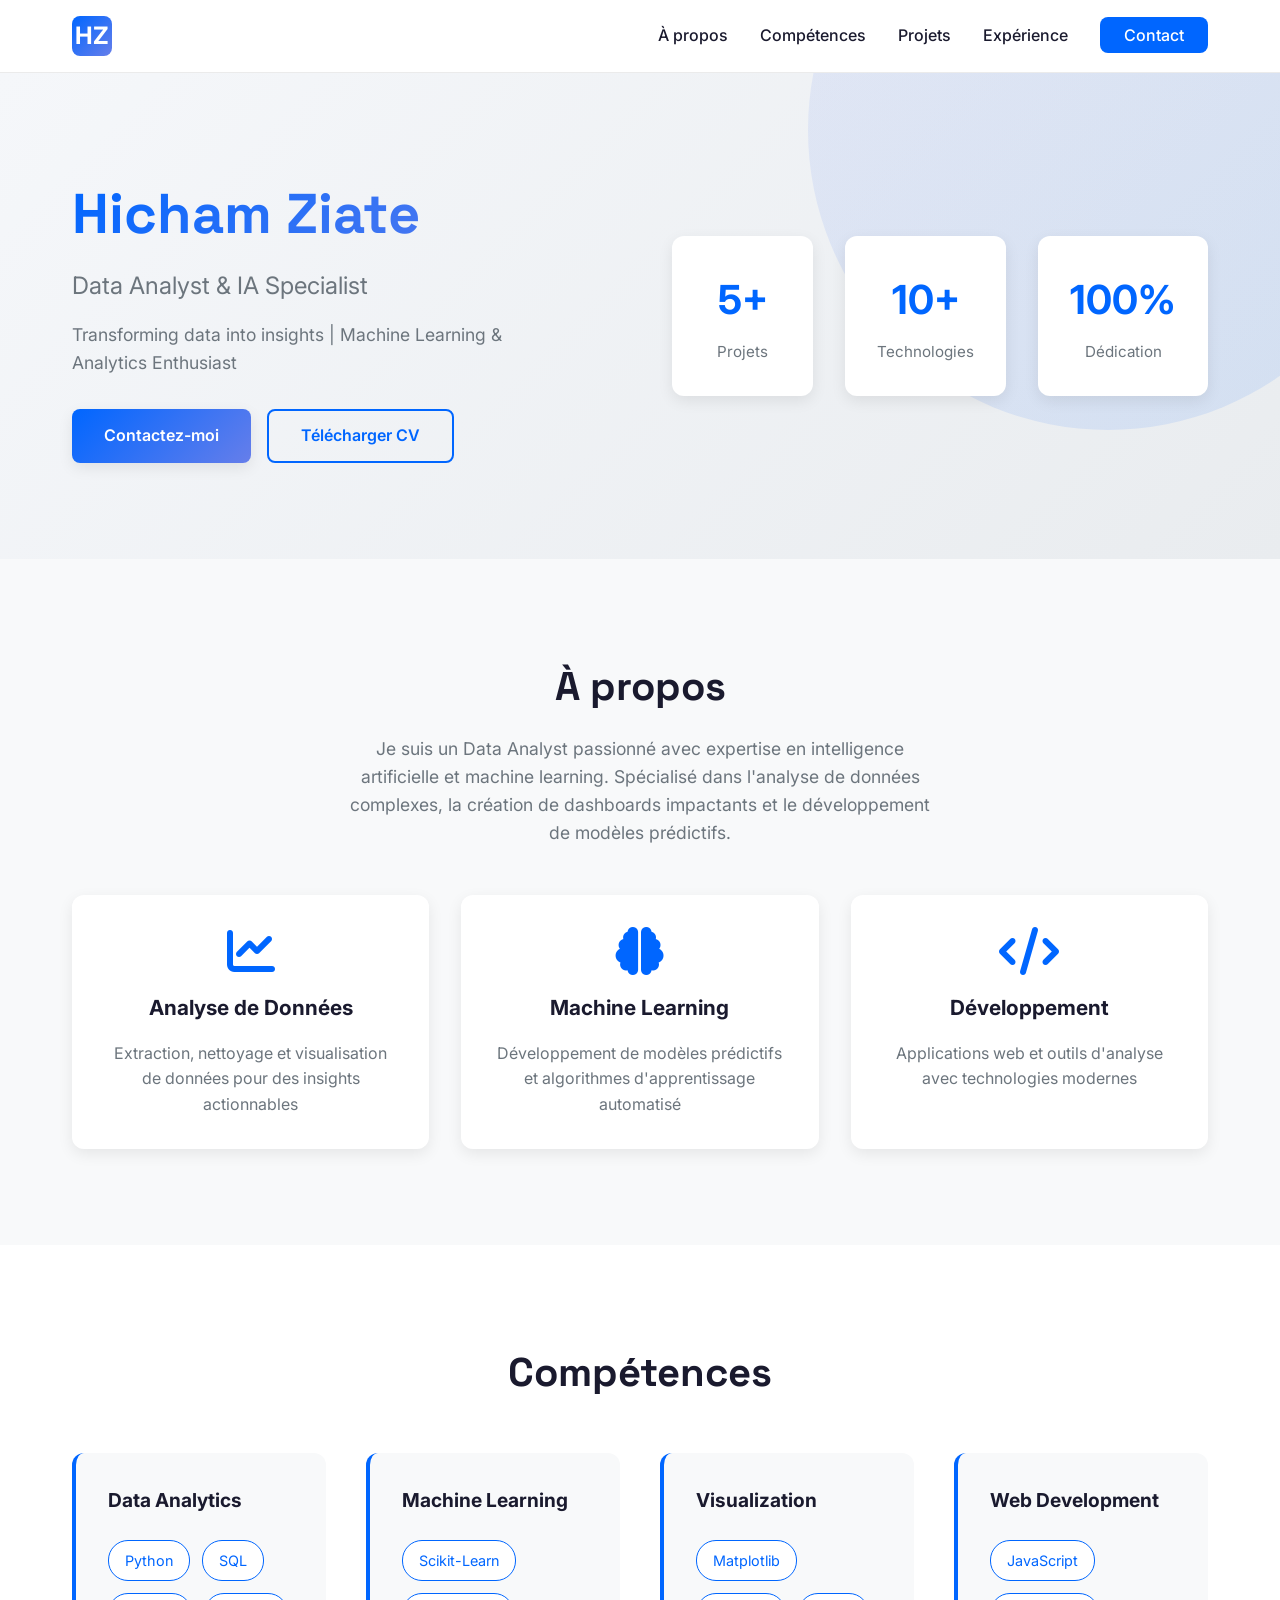
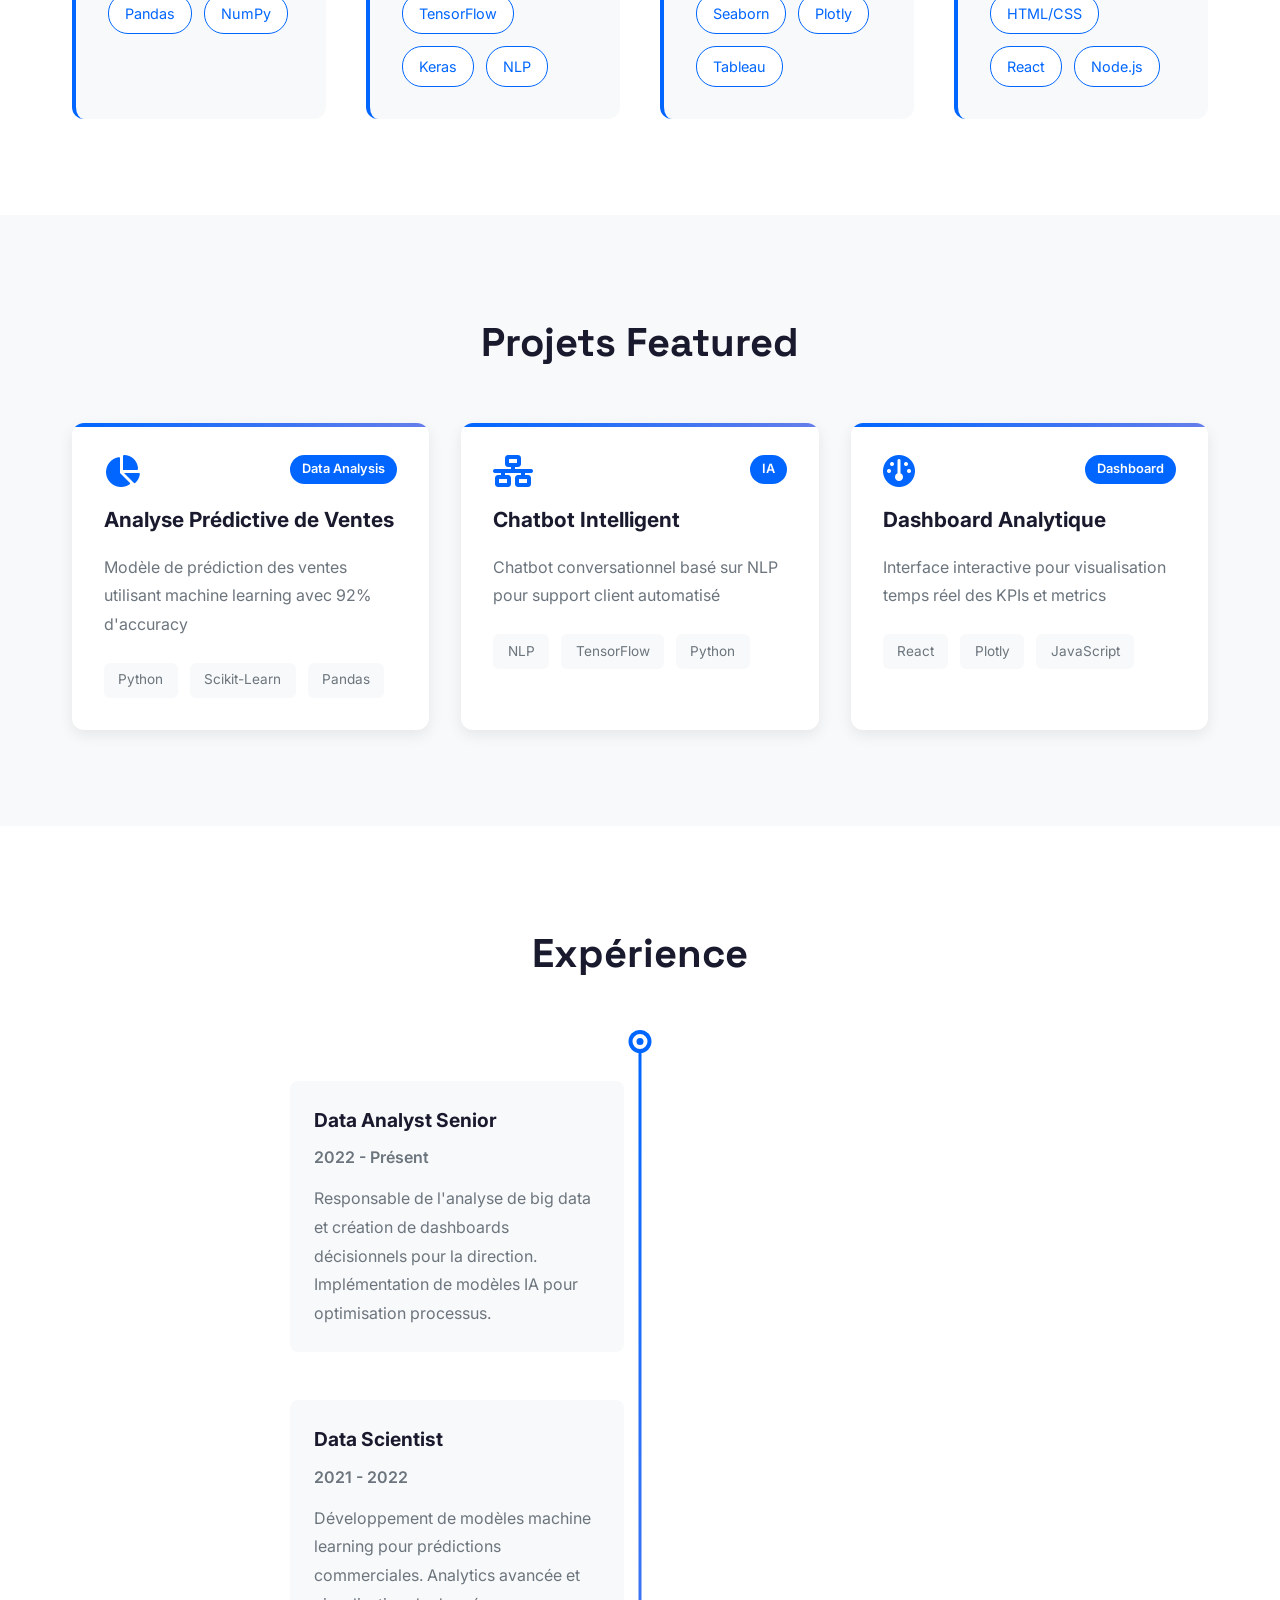
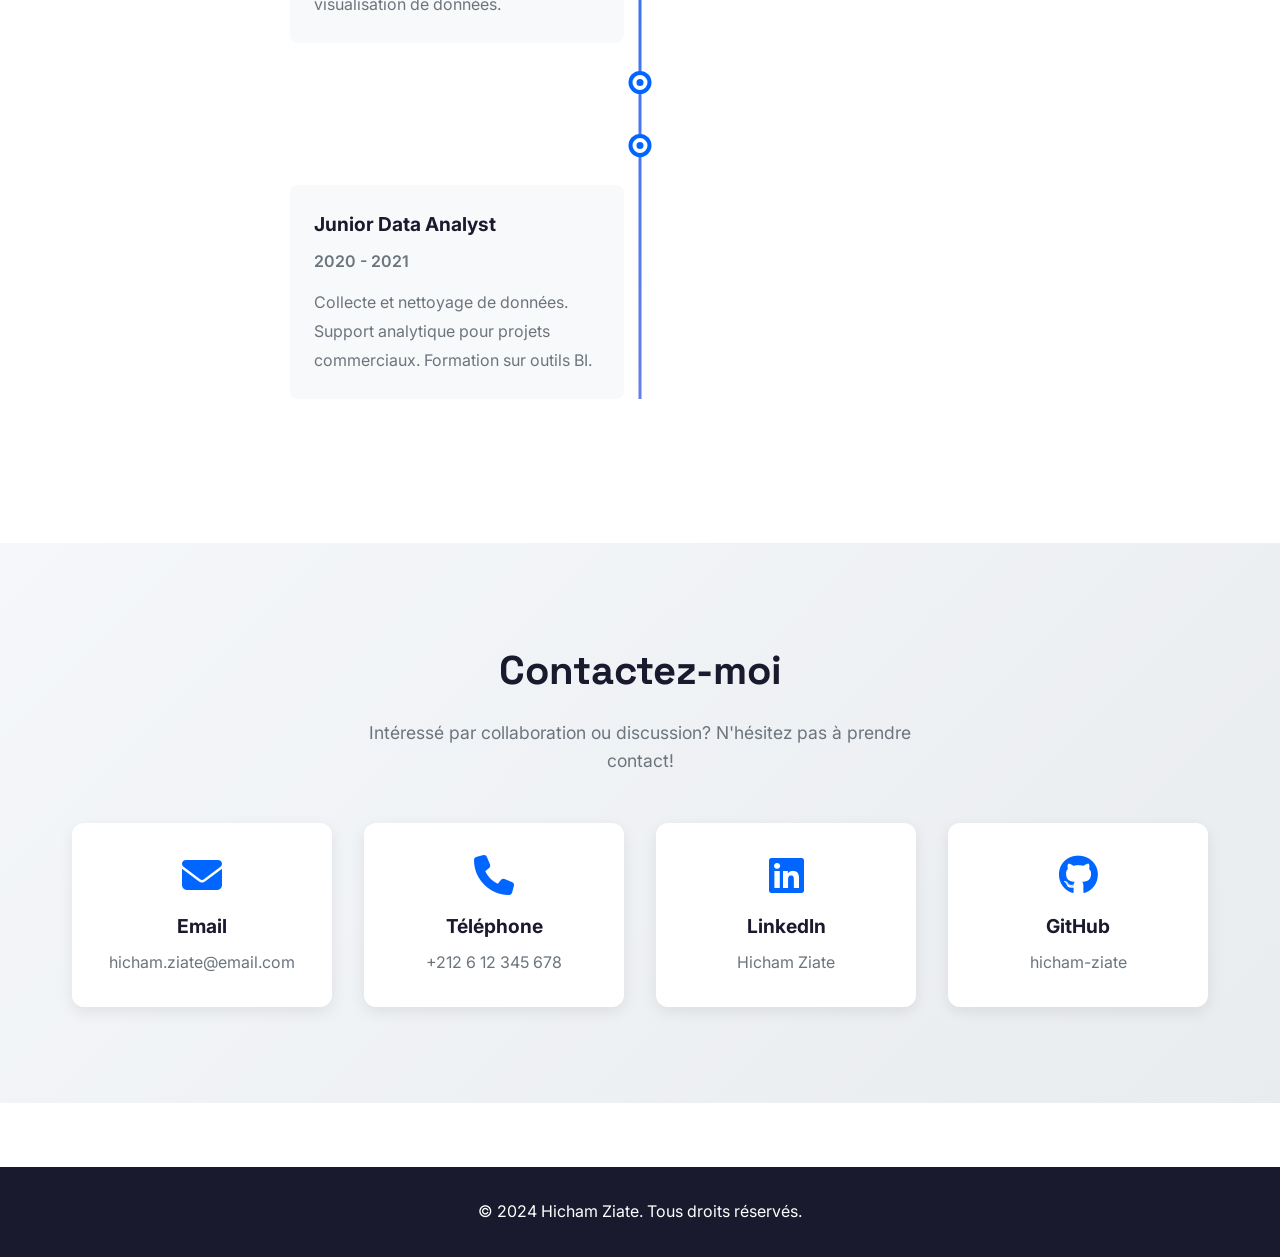
<file: index.html>
<!DOCTYPE html>
<html lang="fr"

>
<head>
  <meta charset="UTF-8" />
  <meta name="viewport" content="width=device-width, initial-scale=1.0" />
  <title>Hicham Ziate - Data Analyst & IA Specialist</title>
  <link rel="preconnect" href="https://fonts.googleapis.com" />
  <link rel="preconnect" href="https://fonts.gstatic.com" crossorigin />
  <link href="https://fonts.googleapis.com/css2?family=Inter:wght@300;400;500;600;700&family=Space+Grotesk:wght@600;700&display=swap" rel="stylesheet" />
  <link rel="stylesheet" href="https://cdnjs.cloudflare.com/ajax/libs/font-awesome/6.4.0/css/all.min.css" />
  <link rel="stylesheet" href="styles.css" />
</head>
<body>
  <!-- Navigation -->
  <nav class="navbar">
    <div class="container-nav">
      <a href="#" class="logo">
        <span class="logo-icon">HZ</span>
      </a>
      <ul class="nav-links">
        <li><a href="#about">À propos</a></li>
        <li><a href="#skills">Compétences</a></li>
        <li><a href="#projects">Projets</a></li>
        <li><a href="#experience">Expérience</a></li>
        <li><a href="#contact" class="btn-cta">Contact</a></li>
      </ul>
    </div>
  </nav>

  <!-- Hero Section -->
  <section class="hero-section">
    <div class="container-wide">
      <div class="hero-content">
        <h1 class="hero-title">Hicham Ziate</h1>
        <p class="hero-subtitle">Data Analyst & IA Specialist</p>
        <p class="hero-description">Transforming data into insights | Machine Learning & Analytics Enthusiast</p>
        <div class="hero-buttons">
          <a href="#contact" class="btn btn-primary">Contactez-moi</a>
          <a href="C:\Users\USER1\Desktop\CV_Hicham_Ziate_IA_Data_Analyst.pdf" class="btn btn-secondary" download>Télécharger CV</a>
        </div>
      </div>
      <div class="hero-stats">
        <div class="stat-item">
          <span class="stat-number">5+</span>
          <span class="stat-label">Projets</span>
        </div>
        <div class="stat-item">
          <span class="stat-number">10+</span>
          <span class="stat-label">Technologies</span>
        </div>
        <div class="stat-item">
          <span class="stat-number">100%</span>
          <span class="stat-label">Dédication</span>
        </div>
      </div>
    </div>
  </section>

  <!-- About Section -->
  <section id="about" class="section about-section">
    <div class="container-wide">
      <h2 class="section-title">À propos</h2>
      <p class="section-description">Je suis un Data Analyst passionné avec expertise en intelligence artificielle et machine learning. Spécialisé dans l'analyse de données complexes, la création de dashboards impactants et le développement de modèles prédictifs.</p>
      <div class="about-grid">
        <div class="about-card">
          <i class="fas fa-chart-line"></i>
          <h3>Analyse de Données</h3>
          <p>Extraction, nettoyage et visualisation de données pour des insights actionnables</p>
        </div>
        <div class="about-card">
          <i class="fas fa-brain"></i>
          <h3>Machine Learning</h3>
          <p>Développement de modèles prédictifs et algorithmes d'apprentissage automatisé</p>
        </div>
        <div class="about-card">
          <i class="fas fa-code"></i>
          <h3>Développement</h3>
          <p>Applications web et outils d'analyse avec technologies modernes</p>
        </div>
      </div>
    </div>
  </section>

  <!-- Skills Section -->
  <section id="skills" class="section skills-section">
    <div class="container-wide">
      <h2 class="section-title">Compétences</h2>
      <div class="skills-grid">
        <div class="skill-category">
          <h3>Data Analytics</h3>
          <div class="skill-tags">
            <span class="skill-tag">Python</span>
            <span class="skill-tag">SQL</span>
            <span class="skill-tag">Pandas</span>
            <span class="skill-tag">NumPy</span>
          </div>
        </div>
        <div class="skill-category">
          <h3>Machine Learning</h3>
          <div class="skill-tags">
            <span class="skill-tag">Scikit-Learn</span>
            <span class="skill-tag">TensorFlow</span>
            <span class="skill-tag">Keras</span>
            <span class="skill-tag">NLP</span>
          </div>
        </div>
        <div class="skill-category">
          <h3>Visualization</h3>
          <div class="skill-tags">
            <span class="skill-tag">Matplotlib</span>
            <span class="skill-tag">Seaborn</span>
            <span class="skill-tag">Plotly</span>
            <span class="skill-tag">Tableau</span>
          </div>
        </div>
        <div class="skill-category">
          <h3>Web Development</h3>
          <div class="skill-tags">
            <span class="skill-tag">JavaScript</span>
            <span class="skill-tag">HTML/CSS</span>
            <span class="skill-tag">React</span>
            <span class="skill-tag">Node.js</span>
          </div>
        </div>
      </div>
    </div>
  </section>

  <!-- Projects Section -->
  <section id="projects" class="section projects-section">
    <div class="container-wide">
      <h2 class="section-title">Projets Featured</h2>
      <div class="projects-grid">
        <div class="project-card">
          <div class="project-header">
            <i class="fas fa-chart-pie"></i>
            <span class="project-tag">Data Analysis</span>
          </div>
          <h3>Analyse Prédictive de Ventes</h3>
          <p>Modèle de prédiction des ventes utilisant machine learning avec 92% d'accuracy</p>
          <div class="project-tech">
            <span>Python</span>
            <span>Scikit-Learn</span>
            <span>Pandas</span>
          </div>
        </div>
        <div class="project-card">
          <div class="project-header">
            <i class="fas fa-network-wired"></i>
            <span class="project-tag">IA</span>
          </div>
          <h3>Chatbot Intelligent</h3>
          <p>Chatbot conversationnel basé sur NLP pour support client automatisé</p>
          <div class="project-tech">
            <span>NLP</span>
            <span>TensorFlow</span>
            <span>Python</span>
          </div>
        </div>
        <div class="project-card">
          <div class="project-header">
            <i class="fas fa-dashboard"></i>
            <span class="project-tag">Dashboard</span>
          </div>
          <h3>Dashboard Analytique</h3>
          <p>Interface interactive pour visualisation temps réel des KPIs et metrics</p>
          <div class="project-tech">
            <span>React</span>
            <span>Plotly</span>
            <span>JavaScript</span>
          </div>
        </div>
      </div>
    </div>
  </section>

  <!-- Experience Section -->
  <section id="experience" class="section experience-section">
    <div class="container-wide">
      <h2 class="section-title">Expérience</h2>
      <div class="timeline">
        <div class="timeline-item">
          <div class="timeline-marker"></div>
          <div class="timeline-content">
            <h3>Data Analyst Senior</h3>
            <p class="timeline-date">2022 - Présent</p>
            <p>Responsable de l'analyse de big data et création de dashboards décisionnels pour la direction. Implémentation de modèles IA pour optimisation processus.</p>
          </div>
        </div>
        <div class="timeline-item">
          <div class="timeline-marker"></div>
          <div class="timeline-content">
            <h3>Data Scientist</h3>
            <p class="timeline-date">2021 - 2022</p>
            <p>Développement de modèles machine learning pour prédictions commerciales. Analytics avancée et visualisation de données.</p>
          </div>
        </div>
        <div class="timeline-item">
          <div class="timeline-marker"></div>
          <div class="timeline-content">
            <h3>Junior Data Analyst</h3>
            <p class="timeline-date">2020 - 2021</p>
            <p>Collecte et nettoyage de données. Support analytique pour projets commerciaux. Formation sur outils BI.</p>
          </div>
        </div>
      </div>
    </div>
  </section>

  <!-- Contact Section -->
  <section id="contact" class="section contact-section">
    <div class="container-wide">
      <h2 class="section-title">Contactez-moi</h2>
      <p class="section-description">Intéressé par collaboration ou discussion? N'hésitez pas à prendre contact!</p>
      <div class="contact-grid">
        <a href="mailto:hicham.ziate@email.com" class="contact-card">
          <i class="fas fa-envelope"></i>
          <h3>Email</h3>
          <p>hicham.ziate@email.com</p>
        </a>
        <a href="tel:+212612345678" class="contact-card">
          <i class="fas fa-phone"></i>
          <h3>Téléphone</h3>
          <p>+212 6 12 345 678</p>
        </a>
        <a href="https://linkedin.com" target="_blank" class="contact-card">
          <i class="fab fa-linkedin"></i>
          <h3>LinkedIn</h3>
          <p>Hicham Ziate</p>
        </a>
        <a href="https://github.com" target="_blank" class="contact-card">
          <i class="fab fa-github"></i>
          <h3>GitHub</h3>
          <p>hicham-ziate</p>
        </a>
      </div>
    </div>
  </section>

  <!-- Footer -->
  <footer class="footer">
    <p>&copy; 2024 Hicham Ziate. Tous droits réservés.</p>
  </footer>

  <script src="app.js"></script>
</body>
</html>
</file>
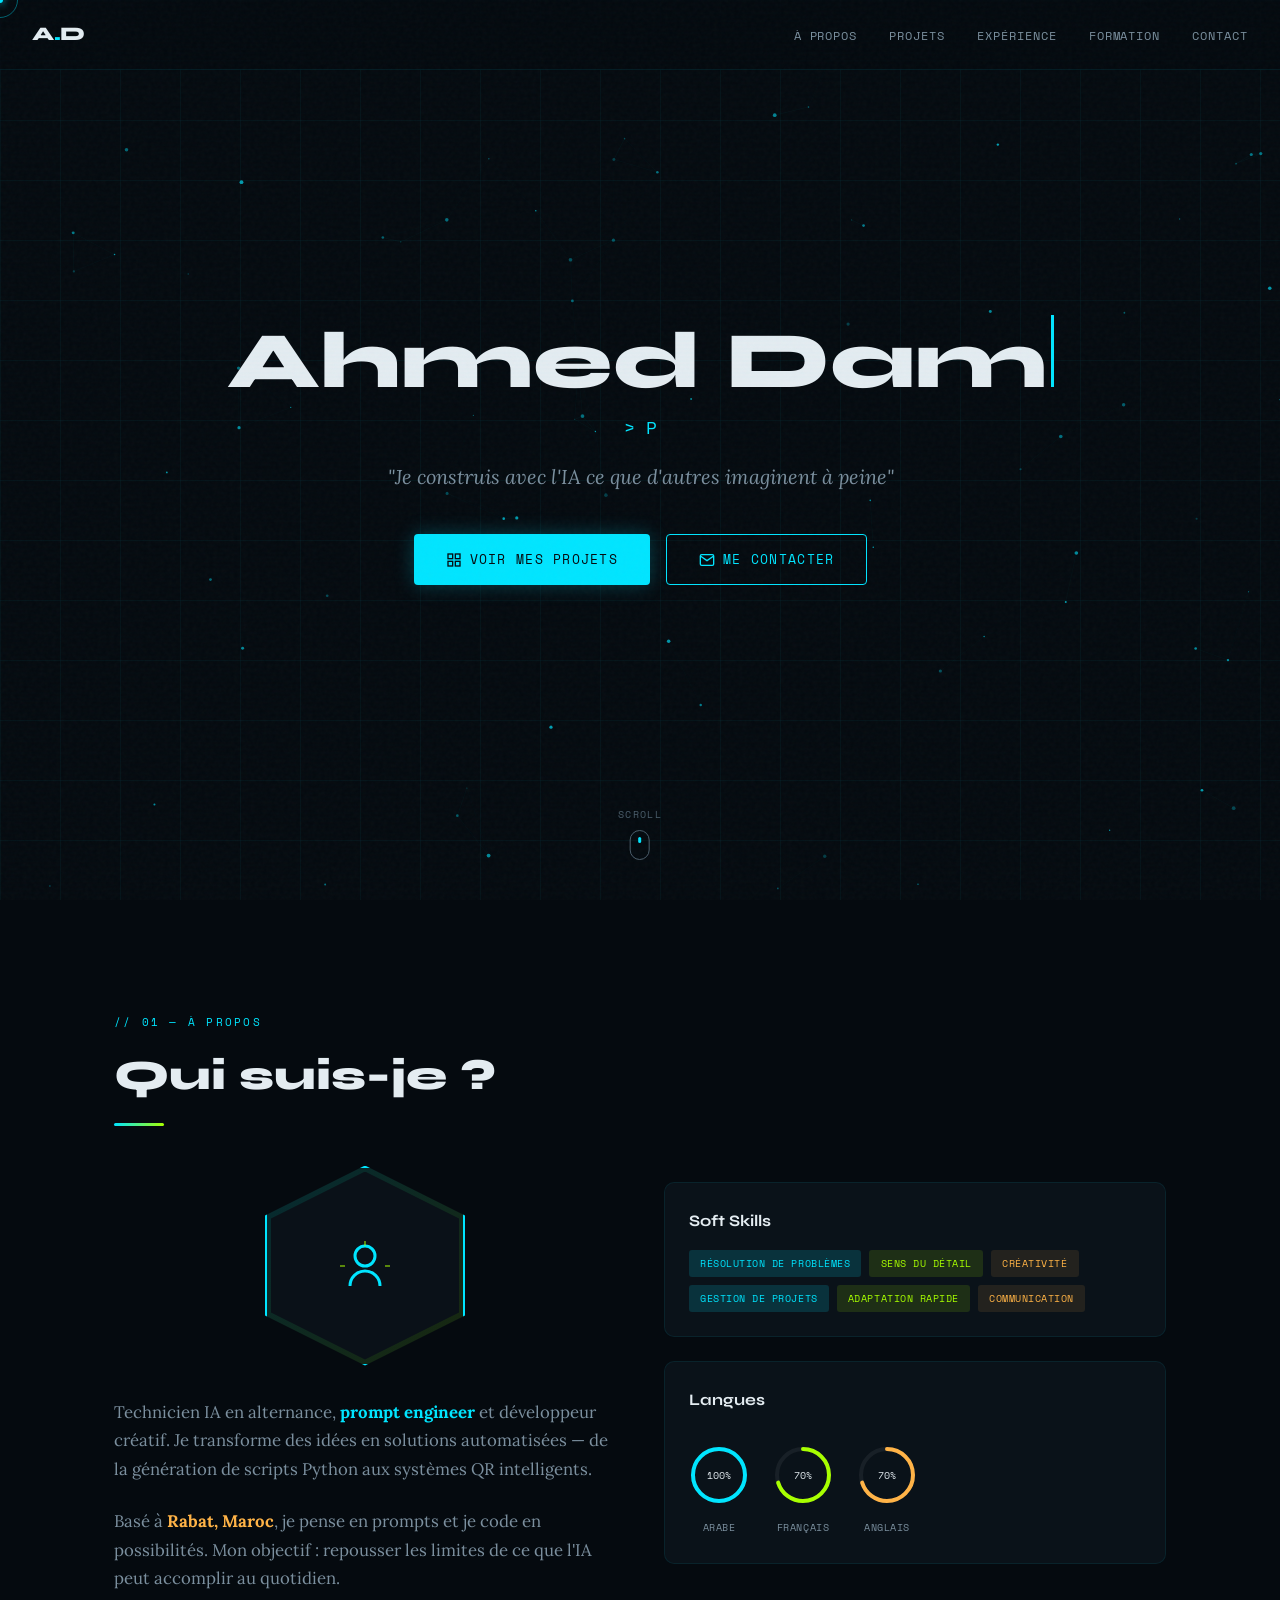
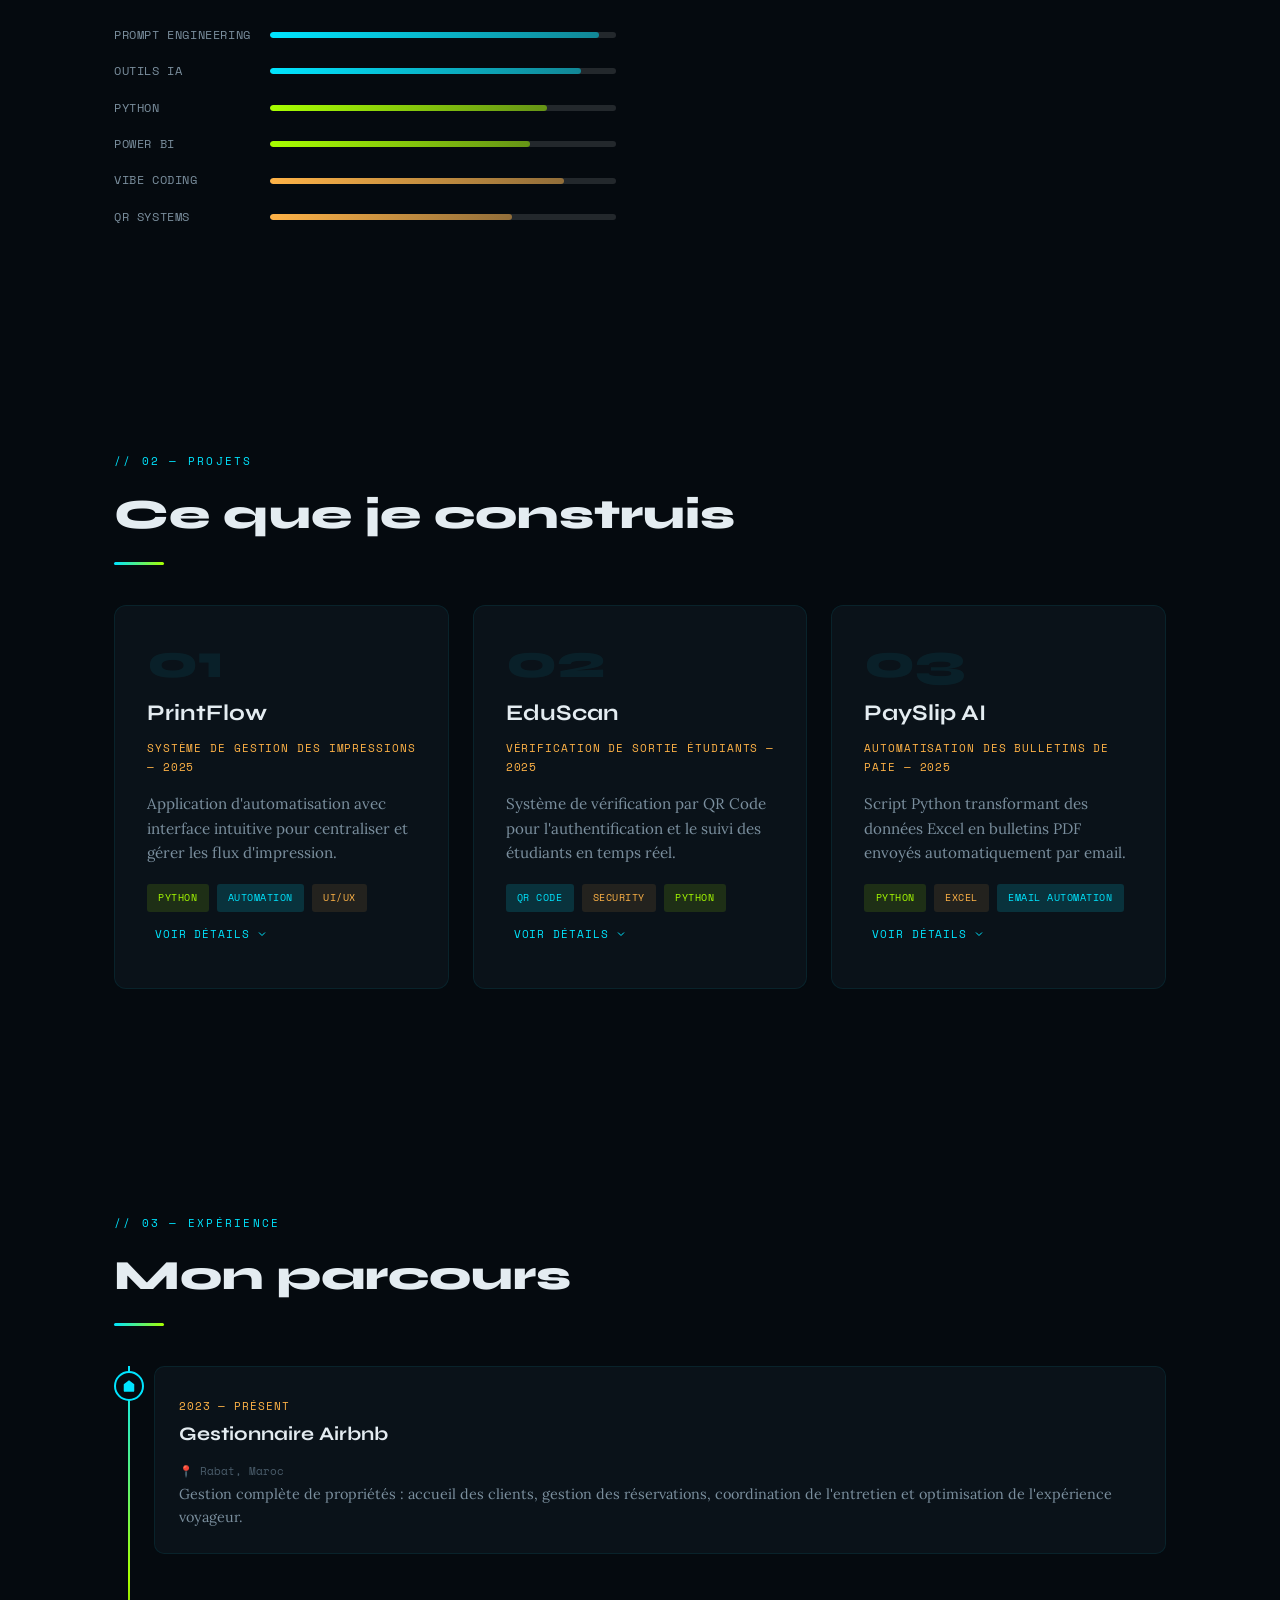
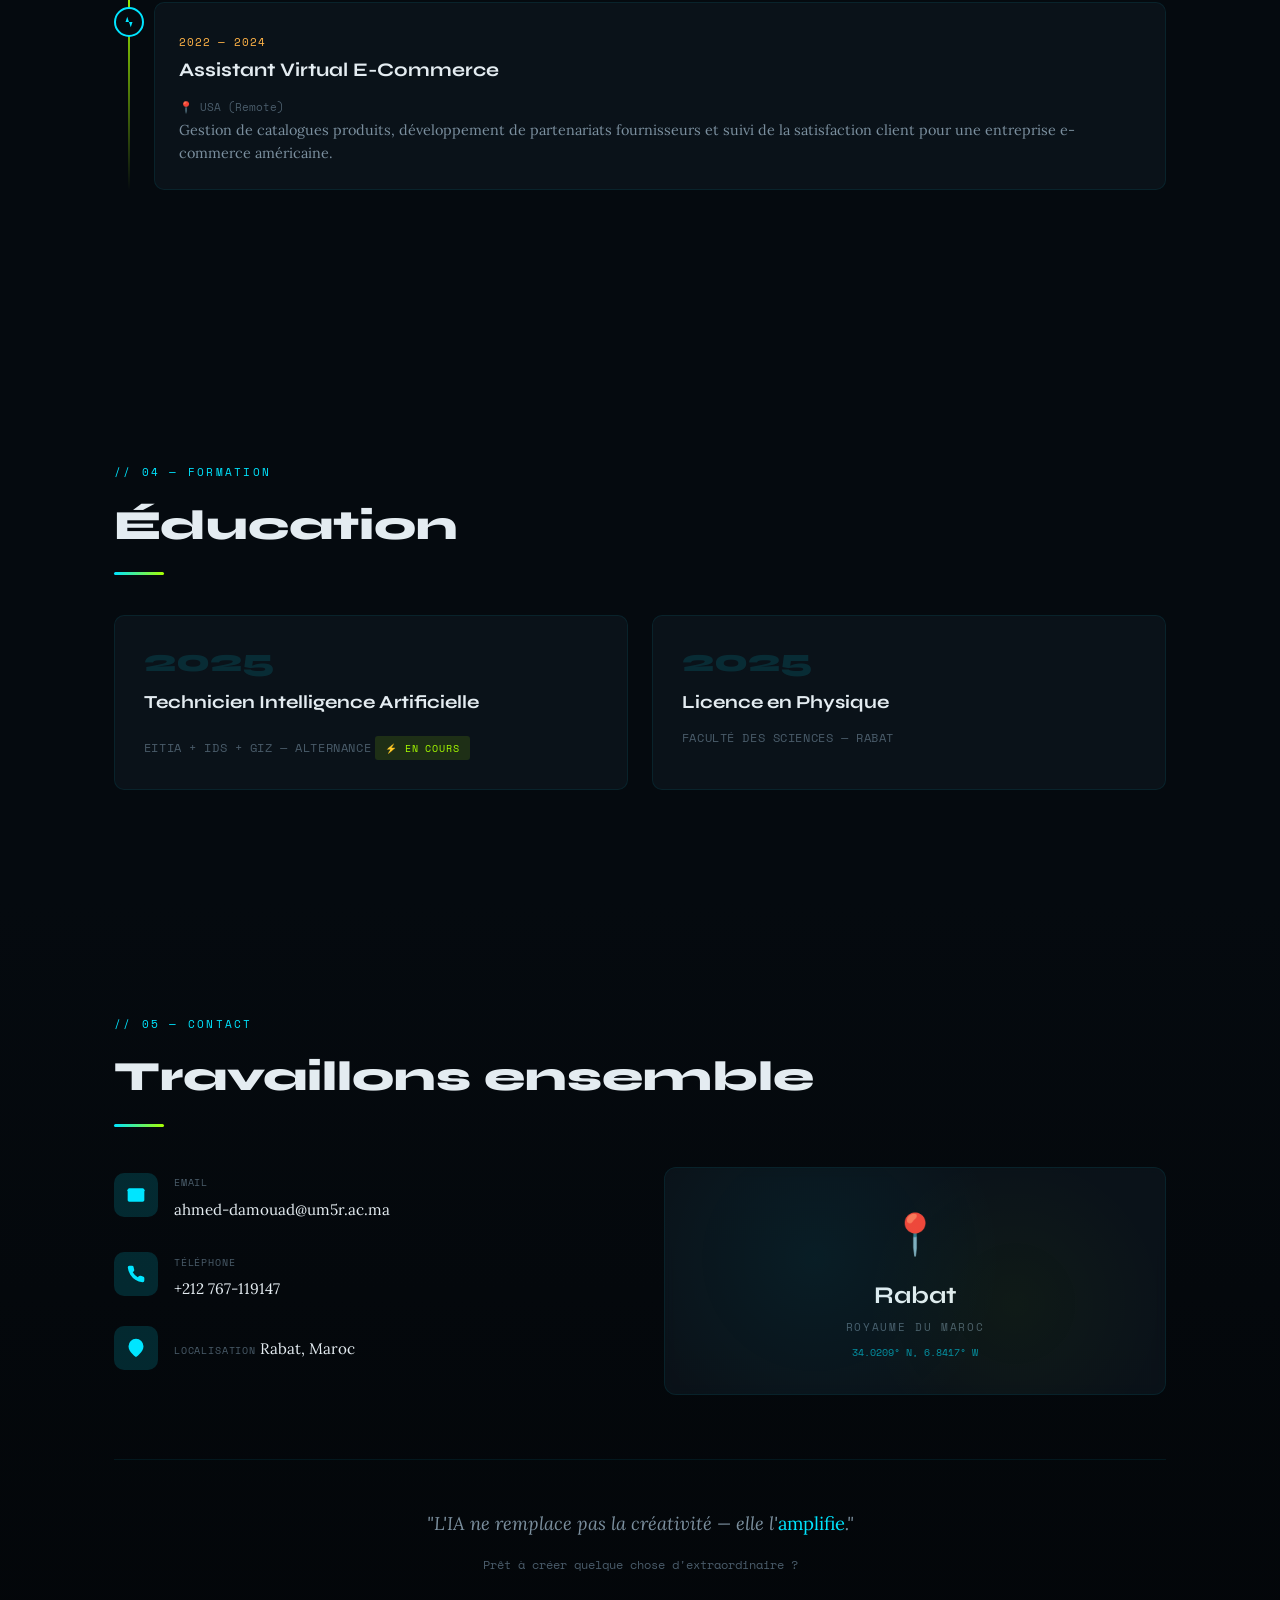
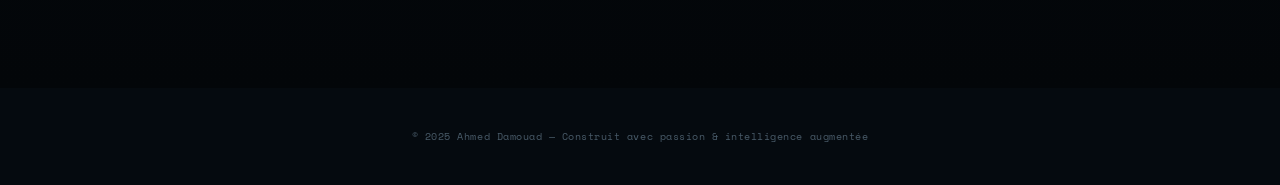
<file: ahmed_damouad.html>
<!DOCTYPE html>
<html lang="fr">
<head>
  <meta charset="UTF-8" />
  <meta name="viewport" content="width=device-width, initial-scale=1.0" />
  <title>Ahmed Damouad — AI Developer & Prompt Engineer</title>
  <meta name="description" content="Portfolio d'Ahmed Damouad — Technicien IA, Prompt Engineer et développeur créatif basé à Rabat, Maroc." />
  <link rel="preconnect" href="https://fonts.googleapis.com" />
  <link rel="preconnect" href="https://fonts.gstatic.com" crossorigin />
  <link href="https://fonts.googleapis.com/css2?family=Syne:wght@400;600;700;800&family=Lora:ital,wght@0,400;0,500;1,400&family=Space+Mono:wght@400;700&display=swap" rel="stylesheet" />

<style>
/* ═══════════════════════════════════════════
   CSS VARIABLES
   ═══════════════════════════════════════════ */
:root {
  --bg-deep: #050a0f;
  --bg-surface: #0a1118;
  --bg-card: rgba(12, 22, 30, 0.75);
  --cyan: #00e5ff;
  --cyan-dim: rgba(0, 229, 255, 0.15);
  --lime: #a8ff00;
  --lime-dim: rgba(168, 255, 0, 0.12);
  --amber: #ffb347;
  --amber-dim: rgba(255, 179, 71, 0.1);
  --text-primary: #e4ecf1;
  --text-muted: #7b8f9e;
  --text-dim: #4a5c6a;
  --border: rgba(0, 229, 255, 0.08);
  --glass: rgba(10, 20, 28, 0.6);
  --font-display: 'Syne', sans-serif;
  --font-body: 'Lora', serif;
  --font-mono: 'Space Mono', monospace;
  --nav-h: 70px;
  --section-gap: 7rem;
}

/* ═══════════════════════════════════════════
   RESET & BASE
   ═══════════════════════════════════════════ */
*, *::before, *::after { margin: 0; padding: 0; box-sizing: border-box; }

html {
  scroll-behavior: smooth;
  scroll-padding-top: var(--nav-h);
}

body {
  font-family: var(--font-body);
  color: var(--text-primary);
  background: var(--bg-deep);
  overflow-x: hidden;
  line-height: 1.7;
}

@media (pointer: fine) {
  body { cursor: none; }
}

/* Custom cursor */
.cursor-dot,
.cursor-ring {
  position: fixed;
  top: 0; left: 0;
  pointer-events: none;
  z-index: 10000;
  border-radius: 50%;
  transform: translate(-50%, -50%);
  transition: opacity 0.3s;
}
.cursor-dot {
  width: 6px; height: 6px;
  background: var(--cyan);
  box-shadow: 0 0 8px var(--cyan);
}
.cursor-ring {
  width: 36px; height: 36px;
  border: 1.5px solid rgba(0, 229, 255, 0.4);
  transition: width 0.25s, height 0.25s, border-color 0.25s;
}
.cursor-ring.hover {
  width: 52px; height: 52px;
  border-color: var(--lime);
}

/* Custom scrollbar */
::-webkit-scrollbar { width: 6px; }
::-webkit-scrollbar-track { background: var(--bg-deep); }
::-webkit-scrollbar-thumb {
  background: linear-gradient(180deg, var(--cyan), var(--lime));
  border-radius: 3px;
}

::selection {
  background: var(--cyan-dim);
  color: var(--cyan);
}

a { color: var(--cyan); text-decoration: none; }
a:hover { color: var(--lime); }

img { max-width: 100%; display: block; }

.section-wrap {
  max-width: 1100px;
  margin: 0 auto;
  padding: 0 1.5rem;
}

section {
  padding: var(--section-gap) 0;
  position: relative;
}

/* Section label */
.section-label {
  font-family: var(--font-mono);
  font-size: 0.7rem;
  letter-spacing: 0.2em;
  text-transform: uppercase;
  color: var(--cyan);
  margin-bottom: 0.6rem;
  display: block;
}

.section-title {
  font-family: var(--font-display);
  font-size: clamp(1.8rem, 4vw, 2.6rem);
  font-weight: 800;
  margin-bottom: 2.5rem;
  color: var(--text-primary);
  position: relative;
}

.section-title::after {
  content: '';
  display: block;
  width: 50px;
  height: 3px;
  background: linear-gradient(90deg, var(--cyan), var(--lime));
  margin-top: 0.7rem;
  border-radius: 2px;
}

/* Noise overlay */
body::before {
  content: '';
  position: fixed;
  inset: 0;
  z-index: 9998;
  pointer-events: none;
  opacity: 0.03;
  background-image: url("data:image/svg+xml,%3Csvg viewBox='0 0 256 256' xmlns='http://www.w3.org/2000/svg'%3E%3Cfilter id='noise'%3E%3CfeTurbulence type='fractalNoise' baseFrequency='0.85' numOctaves='4' stitchTiles='stitch'/%3E%3C/filter%3E%3Crect width='100%25' height='100%25' filter='url(%23noise)'/%3E%3C/svg%3E");
  background-repeat: repeat;
}

/* Scanlines */
body::after {
  content: '';
  position: fixed;
  inset: 0;
  z-index: 9997;
  pointer-events: none;
  background: repeating-linear-gradient(
    0deg,
    transparent,
    transparent 2px,
    rgba(0, 229, 255, 0.008) 2px,
    rgba(0, 229, 255, 0.008) 4px
  );
}

/* ═══════════════════════════════════════════
   NAVIGATION
   ═══════════════════════════════════════════ */
.nav {
  position: fixed;
  top: 0; left: 0; right: 0;
  height: var(--nav-h);
  z-index: 1000;
  display: flex;
  align-items: center;
  justify-content: space-between;
  padding: 0 2rem;
  background: rgba(5, 10, 15, 0.75);
  backdrop-filter: blur(16px);
  -webkit-backdrop-filter: blur(16px);
  border-bottom: 1px solid var(--border);
  transition: background 0.3s;
}

.nav-logo {
  font-family: var(--font-display);
  font-weight: 800;
  font-size: 1.2rem;
  color: var(--text-primary);
  letter-spacing: -0.02em;
}

.nav-logo span { color: var(--cyan); }

.nav-links {
  display: flex;
  gap: 2rem;
  list-style: none;
}

.nav-links a {
  font-family: var(--font-mono);
  font-size: 0.75rem;
  letter-spacing: 0.08em;
  text-transform: uppercase;
  color: var(--text-muted);
  position: relative;
  padding-bottom: 4px;
  transition: color 0.3s;
}

.nav-links a::after {
  content: '';
  position: absolute;
  bottom: 0; left: 0;
  width: 0;
  height: 2px;
  background: var(--cyan);
  transition: width 0.35s cubic-bezier(0.4, 0, 0.2, 1);
}

.nav-links a:hover,
.nav-links a.active {
  color: var(--cyan);
}

.nav-links a:hover::after,
.nav-links a.active::after {
  width: 100%;
}

/* Hamburger */
.hamburger {
  display: none;
  flex-direction: column;
  gap: 5px;
  background: none;
  border: none;
  cursor: pointer;
  padding: 10px;
  min-width: 44px;
  min-height: 44px;
  align-items: center;
  justify-content: center;
}

.hamburger span {
  display: block;
  width: 24px;
  height: 2px;
  background: var(--text-primary);
  transition: transform 0.3s, opacity 0.3s;
}

.hamburger.open span:nth-child(1) { transform: translateY(7px) rotate(45deg); }
.hamburger.open span:nth-child(2) { opacity: 0; }
.hamburger.open span:nth-child(3) { transform: translateY(-7px) rotate(-45deg); }

@media (max-width: 768px) {
  .hamburger { display: flex; }

  .nav-links {
    position: fixed;
    top: var(--nav-h);
    left: 0; right: 0;
    flex-direction: column;
    align-items: center;
    gap: 1.5rem;
    padding: 2rem 0;
    background: rgba(5, 10, 15, 0.95);
    backdrop-filter: blur(20px);
    border-bottom: 1px solid var(--border);
    transform: translateY(-120%);
    transition: transform 0.4s cubic-bezier(0.4, 0, 0.2, 1);
  }

  .nav-links.open { transform: translateY(0); }

  .nav-links a { font-size: 0.9rem; }
}

/* ═══════════════════════════════════════════
   HERO SECTION
   ═══════════════════════════════════════════ */
#hero {
  min-height: 100vh;
  display: flex;
  align-items: center;
  justify-content: center;
  position: relative;
  overflow: hidden;
}

/* Grid background */
.hero-grid {
  position: absolute;
  inset: 0;
  background-image:
    linear-gradient(rgba(0, 229, 255, 0.04) 1px, transparent 1px),
    linear-gradient(90deg, rgba(0, 229, 255, 0.04) 1px, transparent 1px);
  background-size: 60px 60px;
  animation: gridDrift 20s linear infinite;
}

@keyframes gridDrift {
  0% { transform: translate(0, 0); }
  100% { transform: translate(60px, 60px); }
}

/* Particle canvas */
#particles-canvas {
  position: absolute;
  inset: 0;
  z-index: 1;
}

.hero-content {
  position: relative;
  z-index: 2;
  text-align: center;
  padding: 2rem 1.5rem;
}

.hero-name {
  font-family: var(--font-display);
  font-weight: 800;
  font-size: clamp(2.5rem, 7vw, 5rem);
  line-height: 1.1;
  color: var(--text-primary);
  margin-bottom: 0.5rem;
}

.hero-name .typed-cursor {
  display: inline-block;
  width: 3px;
  height: 0.9em;
  background: var(--cyan);
  margin-left: 4px;
  animation: blink 0.8s step-end infinite;
  vertical-align: baseline;
}

@keyframes blink {
  50% { opacity: 0; }
}

.hero-roles {
  font-family: var(--font-mono);
  font-size: clamp(0.85rem, 2vw, 1.1rem);
  color: var(--cyan);
  height: 1.6em;
  margin-bottom: 1.2rem;
  overflow: hidden;
}

.hero-roles span {
  display: inline-block;
}

.hero-tagline {
  font-family: var(--font-body);
  font-style: italic;
  font-size: clamp(1rem, 2.5vw, 1.25rem);
  color: var(--text-muted);
  max-width: 600px;
  margin: 0 auto 2.5rem;
}

.hero-cta {
  display: flex;
  gap: 1rem;
  justify-content: center;
  flex-wrap: wrap;
}

.btn {
  font-family: var(--font-mono);
  font-size: 0.8rem;
  letter-spacing: 0.1em;
  text-transform: uppercase;
  padding: 0.85rem 2rem;
  border-radius: 4px;
  border: none;
  cursor: pointer;
  transition: all 0.3s;
  display: inline-flex;
  align-items: center;
  gap: 0.5rem;
  text-decoration: none;
}

.btn-primary-custom {
  background: var(--cyan);
  color: var(--bg-deep);
  box-shadow: 0 0 20px rgba(0, 229, 255, 0.25);
}

.btn-primary-custom:hover {
  background: var(--lime);
  color: var(--bg-deep);
  box-shadow: 0 0 30px rgba(168, 255, 0, 0.3);
  transform: translateY(-2px);
}

.btn-outline {
  background: transparent;
  color: var(--cyan);
  border: 1px solid var(--cyan);
}

.btn-outline:hover {
  background: var(--cyan-dim);
  color: var(--cyan);
  border-color: var(--cyan);
  transform: translateY(-2px);
}

/* Scroll indicator */
.scroll-indicator {
  position: absolute;
  bottom: 2.5rem;
  left: 50%;
  transform: translateX(-50%);
  z-index: 2;
  display: flex;
  flex-direction: column;
  align-items: center;
  gap: 0.5rem;
}

.scroll-indicator span {
  font-family: var(--font-mono);
  font-size: 0.6rem;
  letter-spacing: 0.15em;
  text-transform: uppercase;
  color: var(--text-dim);
}

.scroll-arrow {
  width: 20px;
  height: 30px;
  border: 1.5px solid var(--text-dim);
  border-radius: 10px;
  position: relative;
}

.scroll-arrow::after {
  content: '';
  position: absolute;
  top: 6px;
  left: 50%;
  transform: translateX(-50%);
  width: 3px;
  height: 6px;
  background: var(--cyan);
  border-radius: 2px;
  animation: scrollPulse 1.8s ease-in-out infinite;
}

@keyframes scrollPulse {
  0%, 100% { opacity: 1; transform: translateX(-50%) translateY(0); }
  50% { opacity: 0.3; transform: translateX(-50%) translateY(8px); }
}

/* ═══════════════════════════════════════════
   ABOUT SECTION
   ═══════════════════════════════════════════ */
.about-grid {
  display: grid;
  grid-template-columns: 1fr 1fr;
  gap: 3rem;
  align-items: start;
}

@media (max-width: 768px) {
  .about-grid { grid-template-columns: 1fr; }
}

.about-text p {
  color: var(--text-muted);
  margin-bottom: 1.5rem;
  font-size: 1.05rem;
}

/* Geometric avatar placeholder */
.avatar-frame {
  width: 200px;
  height: 200px;
  margin: 0 auto 2rem;
  position: relative;
}

.avatar-hex {
  width: 100%;
  height: 100%;
  background: linear-gradient(135deg, var(--cyan-dim), var(--lime-dim));
  clip-path: polygon(50% 0%, 100% 25%, 100% 75%, 50% 100%, 0% 75%, 0% 25%);
  display: flex;
  align-items: center;
  justify-content: center;
  border: 2px solid var(--cyan);
  position: relative;
}

.avatar-hex::before {
  content: '';
  position: absolute;
  inset: 4px;
  background: var(--bg-surface);
  clip-path: polygon(50% 0%, 100% 25%, 100% 75%, 50% 100%, 0% 75%, 0% 25%);
}

.avatar-hex svg {
  position: relative;
  z-index: 1;
}

/* Skill bars */
.skills-grid {
  display: grid;
  gap: 1rem;
  margin-top: 2rem;
}

.skill-item {
  display: grid;
  grid-template-columns: 140px 1fr;
  gap: 1rem;
  align-items: center;
}

@media (max-width: 480px) {
  .skill-item { grid-template-columns: 1fr; gap: 0.3rem; }
}

.skill-name {
  font-family: var(--font-mono);
  font-size: 0.75rem;
  color: var(--text-muted);
  text-transform: uppercase;
  letter-spacing: 0.05em;
}

.skill-bar {
  height: 6px;
  background: rgba(255, 255, 255, 0.12);
  border-radius: 3px;
  overflow: hidden;
}

.skill-fill {
  height: 100%;
  border-radius: 3px;
  width: 0;
  transition: width 1.2s cubic-bezier(0.25, 0.46, 0.45, 0.94);
}

.skill-fill.cyan { background: linear-gradient(90deg, var(--cyan), rgba(0, 229, 255, 0.5)); }
.skill-fill.lime { background: linear-gradient(90deg, var(--lime), rgba(168, 255, 0, 0.5)); }
.skill-fill.amber { background: linear-gradient(90deg, var(--amber), rgba(255, 179, 71, 0.5)); }

/* Languages */
.langs {
  display: flex;
  gap: 1.5rem;
  margin-top: 2rem;
  flex-wrap: wrap;
}

.lang {
  text-align: center;
}

.lang-ring {
  width: 60px;
  height: 60px;
  border-radius: 50%;
  display: flex;
  align-items: center;
  justify-content: center;
  margin: 0 auto 0.4rem;
  position: relative;
}

.lang-ring svg {
  position: absolute;
  transform: rotate(-90deg);
}

.lang-ring .label {
  font-family: var(--font-mono);
  font-size: 0.6rem;
  color: var(--text-primary);
  position: relative;
  z-index: 1;
}

.lang-name {
  font-family: var(--font-mono);
  font-size: 0.65rem;
  color: var(--text-muted);
  text-transform: uppercase;
  letter-spacing: 0.05em;
}

/* ═══════════════════════════════════════════
   PROJECTS SECTION
   ═══════════════════════════════════════════ */
.projects-grid {
  display: grid;
  grid-template-columns: repeat(auto-fit, minmax(300px, 1fr));
  gap: 1.5rem;
}

.project-card {
  background: var(--bg-card);
  border: 1px solid var(--border);
  border-radius: 12px;
  padding: 2rem;
  position: relative;
  overflow: hidden;
  transition: transform 0.4s, border-color 0.4s, box-shadow 0.4s;
  backdrop-filter: blur(8px);
}

.project-card::before {
  content: '';
  position: absolute;
  inset: 0;
  border-radius: 12px;
  padding: 1px;
  background: linear-gradient(135deg, transparent 40%, var(--cyan) 100%);
  -webkit-mask: linear-gradient(#fff 0 0) content-box, linear-gradient(#fff 0 0);
  mask: linear-gradient(#fff 0 0) content-box, linear-gradient(#fff 0 0);
  -webkit-mask-composite: xor;
  mask-composite: exclude;
  opacity: 0;
  transition: opacity 0.4s;
}

.project-card:hover {
  transform: translateY(-6px);
  border-color: var(--cyan);
  box-shadow: 0 8px 40px rgba(0, 229, 255, 0.12), inset 0 0 60px rgba(0, 229, 255, 0.03);
}

.project-card:hover::before { opacity: 1; }

.project-number {
  font-family: var(--font-display);
  font-size: 3rem;
  font-weight: 800;
  color: rgba(0, 229, 255, 0.07);
  line-height: 1;
  margin-bottom: 0.5rem;
}

.project-card:hover .project-number { color: rgba(0, 229, 255, 0.15); }

.project-name {
  font-family: var(--font-display);
  font-size: 1.4rem;
  font-weight: 700;
  color: var(--text-primary);
  margin-bottom: 0.4rem;
}

.project-subtitle {
  font-family: var(--font-mono);
  font-size: 0.7rem;
  color: var(--amber);
  text-transform: uppercase;
  letter-spacing: 0.08em;
  margin-bottom: 1rem;
}

.project-desc {
  color: var(--text-muted);
  font-size: 0.95rem;
  margin-bottom: 1.2rem;
  line-height: 1.6;
}

.project-tags {
  display: flex;
  gap: 0.5rem;
  flex-wrap: wrap;
}

.tag {
  font-family: var(--font-mono);
  font-size: 0.65rem;
  padding: 0.3rem 0.7rem;
  border-radius: 3px;
  text-transform: uppercase;
  letter-spacing: 0.05em;
}

.tag-cyan { background: var(--cyan-dim); color: var(--cyan); }
.tag-lime { background: var(--lime-dim); color: var(--lime); }
.tag-amber { background: var(--amber-dim); color: var(--amber); }

.project-expand {
  background: none;
  border: none;
  color: var(--cyan);
  font-family: var(--font-mono);
  font-size: 0.7rem;
  letter-spacing: 0.08em;
  text-transform: uppercase;
  cursor: pointer;
  padding: 0.7rem 0.5rem;
  min-height: 44px;
  transition: color 0.3s;
  display: flex;
  align-items: center;
  gap: 0.4rem;
}

.project-expand:hover { color: var(--lime); }

.project-details {
  max-height: 0;
  overflow: hidden;
  transition: max-height 0.5s cubic-bezier(0.4, 0, 0.2, 1);
  color: var(--text-muted);
  font-size: 0.9rem;
  line-height: 1.7;
}

.project-details.open {
  max-height: 200px;
  padding-top: 1rem;
}

/* ═══════════════════════════════════════════
   EXPERIENCE TIMELINE
   ═══════════════════════════════════════════ */
.timeline {
  position: relative;
  padding-left: 2.5rem;
}

/* Central line */
.timeline::before {
  content: '';
  position: absolute;
  top: 0;
  left: 14px;
  width: 2px;
  height: 100%;
  background: linear-gradient(180deg, var(--cyan), var(--lime), transparent);
}

.timeline-item {
  position: relative;
  margin-bottom: 3rem;
  opacity: 0;
  transform: translateX(-20px);
  transition: all 0.6s ease;
}

.timeline-item.revealed {
  opacity: 1;
  transform: translateX(0);
}

/* Timeline dot */
.timeline-dot {
  position: absolute;
  left: -2.5rem;
  top: 0.3rem;
  width: 30px;
  height: 30px;
  border-radius: 50%;
  background: var(--bg-deep);
  border: 2px solid var(--cyan);
  display: flex;
  align-items: center;
  justify-content: center;
}

.timeline-dot svg {
  width: 14px;
  height: 14px;
  fill: var(--cyan);
}

.timeline-card {
  background: var(--bg-card);
  border: 1px solid var(--border);
  border-radius: 10px;
  padding: 1.5rem;
  backdrop-filter: blur(6px);
  transition: border-color 0.3s, box-shadow 0.3s;
}

.timeline-card:hover {
  border-color: rgba(0, 229, 255, 0.2);
  box-shadow: 0 4px 20px rgba(0, 229, 255, 0.06);
}

.timeline-date {
  font-family: var(--font-mono);
  font-size: 0.7rem;
  color: var(--amber);
  text-transform: uppercase;
  letter-spacing: 0.08em;
  margin-bottom: 0.4rem;
}

.timeline-title {
  font-family: var(--font-display);
  font-size: 1.2rem;
  font-weight: 700;
  color: var(--text-primary);
  margin-bottom: 0.3rem;
}

.timeline-location {
  font-family: var(--font-mono);
  font-size: 0.7rem;
  color: var(--text-dim);
  margin-bottom: 0.7rem;
}

.timeline-desc {
  color: var(--text-muted);
  font-size: 0.9rem;
  line-height: 1.6;
}

/* ═══════════════════════════════════════════
   FORMATION
   ═══════════════════════════════════════════ */
.formation-grid {
  display: grid;
  grid-template-columns: repeat(auto-fit, minmax(280px, 1fr));
  gap: 1.5rem;
}

.formation-card {
  background: var(--bg-card);
  border: 1px solid var(--border);
  border-radius: 10px;
  padding: 1.8rem;
  backdrop-filter: blur(6px);
  transition: border-color 0.3s;
  position: relative;
}

.formation-card:hover {
  border-color: rgba(0, 229, 255, 0.2);
}

.formation-year {
  font-family: var(--font-display);
  font-size: 2rem;
  font-weight: 800;
  color: rgba(0, 229, 255, 0.12);
  line-height: 1;
  margin-bottom: 0.6rem;
}

.formation-title {
  font-family: var(--font-display);
  font-size: 1.15rem;
  font-weight: 700;
  color: var(--text-primary);
  margin-bottom: 0.3rem;
}

.formation-school {
  font-family: var(--font-mono);
  font-size: 0.72rem;
  color: var(--text-dim);
  text-transform: uppercase;
  letter-spacing: 0.05em;
}

.badge-en-cours {
  display: inline-block;
  font-family: var(--font-mono);
  font-size: 0.6rem;
  letter-spacing: 0.1em;
  text-transform: uppercase;
  padding: 0.25rem 0.6rem;
  border-radius: 3px;
  background: var(--lime-dim);
  color: var(--lime);
  margin-top: 0.8rem;
  animation: pulseBadge 2s ease-in-out infinite;
}

@keyframes pulseBadge {
  0%, 100% { box-shadow: 0 0 0 0 rgba(168, 255, 0, 0.3); }
  50% { box-shadow: 0 0 0 6px rgba(168, 255, 0, 0); }
}

/* ═══════════════════════════════════════════
   CONTACT SECTION
   ═══════════════════════════════════════════ */
#contact {
  background: linear-gradient(180deg, var(--bg-deep) 0%, #030609 100%);
}

.contact-grid {
  display: grid;
  grid-template-columns: 1fr 1fr;
  gap: 3rem;
  align-items: start;
}

@media (max-width: 768px) {
  .contact-grid { grid-template-columns: 1fr; }
}

.contact-info {
  display: flex;
  flex-direction: column;
  gap: 1.5rem;
}

.contact-item {
  display: flex;
  align-items: center;
  gap: 1rem;
}

.contact-icon {
  width: 44px;
  height: 44px;
  border-radius: 10px;
  background: var(--cyan-dim);
  display: flex;
  align-items: center;
  justify-content: center;
  flex-shrink: 0;
}

.contact-icon svg {
  width: 20px;
  height: 20px;
  fill: var(--cyan);
}

.contact-label {
  font-family: var(--font-mono);
  font-size: 0.65rem;
  color: var(--text-dim);
  text-transform: uppercase;
  letter-spacing: 0.08em;
}

.contact-value {
  font-size: 0.95rem;
  color: var(--text-primary);
  margin-top: 0.15rem;
}

/* CSS-only stylized map */
.map-box {
  background: var(--bg-card);
  border: 1px solid var(--border);
  border-radius: 12px;
  padding: 2rem;
  backdrop-filter: blur(6px);
  text-align: center;
  position: relative;
  overflow: hidden;
}

.map-box::before {
  content: '';
  position: absolute;
  inset: 0;
  background-image:
    radial-gradient(circle at 30% 40%, rgba(0, 229, 255, 0.06) 0%, transparent 50%),
    radial-gradient(circle at 70% 60%, rgba(168, 255, 0, 0.04) 0%, transparent 40%);
}

.map-pin {
  font-size: 2.5rem;
  margin-bottom: 0.5rem;
  animation: pinBounce 2s ease-in-out infinite;
}

@keyframes pinBounce {
  0%, 100% { transform: translateY(0); }
  50% { transform: translateY(-6px); }
}

.map-city {
  font-family: var(--font-display);
  font-size: 1.5rem;
  font-weight: 700;
  color: var(--text-primary);
}

.map-country {
  font-family: var(--font-mono);
  font-size: 0.7rem;
  color: var(--text-dim);
  text-transform: uppercase;
  letter-spacing: 0.15em;
}

.map-coords {
  font-family: var(--font-mono);
  font-size: 0.65rem;
  color: var(--cyan);
  margin-top: 0.5rem;
  opacity: 0.6;
}

/* Closing message */
.closing {
  text-align: center;
  margin-top: 4rem;
  padding-top: 3rem;
  border-top: 1px solid var(--border);
}

.closing-text {
  font-family: var(--font-body);
  font-style: italic;
  font-size: 1.15rem;
  color: var(--text-muted);
  max-width: 500px;
  margin: 0 auto 1rem;
}

.closing-text span { color: var(--cyan); font-style: normal; }

/* Footer */
.footer {
  text-align: center;
  padding: 2.5rem 1.5rem;
  font-family: var(--font-mono);
  font-size: 0.65rem;
  color: var(--text-dim);
  letter-spacing: 0.05em;
}

/* ═══════════════════════════════════════════
   REVEAL ANIMATIONS
   ═══════════════════════════════════════════ */
.reveal {
  opacity: 0;
  transform: translateY(30px);
  transition: opacity 0.7s ease, transform 0.7s ease;
}

.reveal.revealed {
  opacity: 1;
  transform: translateY(0);
}

/* Staggered children */
.reveal-stagger > * {
  opacity: 0;
  transform: translateY(20px);
  transition: opacity 0.5s ease, transform 0.5s ease;
}

.reveal-stagger.revealed > *:nth-child(1) { transition-delay: 0.05s; }
.reveal-stagger.revealed > *:nth-child(2) { transition-delay: 0.15s; }
.reveal-stagger.revealed > *:nth-child(3) { transition-delay: 0.25s; }

.reveal-stagger.revealed > * {
  opacity: 1;
  transform: translateY(0);
}

/* ═══════════════════════════════════════════
   PARALLAX HELPER
   ═══════════════════════════════════════════ */
.parallax-slow {
  will-change: transform;
}

/* ═══════════════════════════════════════════
   RESPONSIVE TWEAKS
   ═══════════════════════════════════════════ */
@media (max-width: 480px) {
  :root { --section-gap: 4.5rem; }
  .hero-cta { flex-direction: column; align-items: center; }
  .projects-grid { grid-template-columns: 1fr; }
  .cursor-dot, .cursor-ring { display: none; }
}

@media (max-width: 768px) and (min-width: 481px) {
  .projects-grid { grid-template-columns: 1fr; }
}

/* Respect user motion preferences */
@media (prefers-reduced-motion: reduce) {
  *, *::before, *::after {
    animation-duration: 0.01ms !important;
    animation-iteration-count: 1 !important;
    transition-duration: 0.01ms !important;
  }
  .hero-grid { animation: none; }
  .scroll-arrow::after { animation: none; }
  .badge-en-cours { animation: none; }
  .map-pin { animation: none; }
  html { scroll-behavior: auto; }
}
</style>
</head>

<body>
  <!-- Custom cursor -->
  <div class="cursor-dot" aria-hidden="true"></div>
  <div class="cursor-ring" aria-hidden="true"></div>

  <!-- Navigation -->
  <nav class="nav" role="navigation" aria-label="Navigation principale">
    <a href="#hero" class="nav-logo">A<span>.</span>D</a>
    <ul class="nav-links" id="nav-links">
      <li><a href="#about">À propos</a></li>
      <li><a href="#projects">Projets</a></li>
      <li><a href="#experience">Expérience</a></li>
      <li><a href="#formation">Formation</a></li>
      <li><a href="#contact">Contact</a></li>
    </ul>
    <button class="hamburger" id="hamburger" aria-label="Menu" aria-expanded="false">
      <span></span><span></span><span></span>
    </button>
  </nav>

  <!-- ═══════════════ HERO ═══════════════ -->
  <section id="hero">
    <div class="hero-grid" aria-hidden="true"></div>
    <canvas id="particles-canvas" aria-hidden="true"></canvas>
    <div class="hero-content parallax-slow">
      <h1 class="hero-name" id="hero-name" aria-label="Ahmed Damouad"></h1>
      <div class="hero-roles" aria-live="polite">
        <span id="hero-role"></span>
      </div>
      <p class="hero-tagline">"Je construis avec l'IA ce que d'autres imaginent à peine"</p>
      <div class="hero-cta">
        <a href="#projects" class="btn btn-primary-custom">
          <svg width="16" height="16" viewBox="0 0 24 24" fill="none" stroke="currentColor" stroke-width="2"><rect x="3" y="3" width="7" height="7"/><rect x="14" y="3" width="7" height="7"/><rect x="3" y="14" width="7" height="7"/><rect x="14" y="14" width="7" height="7"/></svg>
          Voir mes projets
        </a>
        <a href="#contact" class="btn btn-outline">
          <svg width="16" height="16" viewBox="0 0 24 24" fill="none" stroke="currentColor" stroke-width="2"><path d="M4 4h16c1.1 0 2 .9 2 2v12c0 1.1-.9 2-2 2H4c-1.1 0-2-.9-2-2V6c0-1.1.9-2 2-2z"/><polyline points="22,6 12,13 2,6"/></svg>
          Me contacter
        </a>
      </div>
    </div>
    <div class="scroll-indicator" aria-hidden="true">
      <span>Scroll</span>
      <div class="scroll-arrow"></div>
    </div>
  </section>

  <!-- ═══════════════ ABOUT ═══════════════ -->
  <section id="about">
    <div class="section-wrap">
      <span class="section-label reveal">// 01 — À propos</span>
      <h2 class="section-title reveal">Qui suis-je ?</h2>
      <div class="about-grid">
        <div class="about-text reveal">
          <!-- Geometric avatar -->
          <div class="avatar-frame">
            <div class="avatar-hex">
              <svg width="60" height="60" viewBox="0 0 24 24" fill="none" stroke="var(--cyan)" stroke-width="1.2">
                <circle cx="12" cy="8" r="4"/>
                <path d="M6 20c0-3.3 2.7-6 6-6s6 2.7 6 6"/>
                <path d="M2 12h2M20 12h2M12 2v2" stroke="var(--lime)" stroke-width="0.8" opacity="0.5"/>
              </svg>
            </div>
          </div>
          <p>Technicien IA en alternance, <strong style="color:var(--cyan)">prompt engineer</strong> et développeur créatif. Je transforme des idées en solutions automatisées — de la génération de scripts Python aux systèmes QR intelligents.</p>
          <p>Basé à <strong style="color:var(--amber)">Rabat, Maroc</strong>, je pense en prompts et je code en possibilités. Mon objectif : repousser les limites de ce que l'IA peut accomplir au quotidien.</p>

          <!-- Skill bars -->
          <div class="skills-grid reveal-stagger" id="skills">
            <div class="skill-item">
              <span class="skill-name">Prompt Engineering</span>
              <div class="skill-bar"><div class="skill-fill cyan" data-width="95"></div></div>
            </div>
            <div class="skill-item">
              <span class="skill-name">Outils IA</span>
              <div class="skill-bar"><div class="skill-fill cyan" data-width="90"></div></div>
            </div>
            <div class="skill-item">
              <span class="skill-name">Python</span>
              <div class="skill-bar"><div class="skill-fill lime" data-width="80"></div></div>
            </div>
            <div class="skill-item">
              <span class="skill-name">Power BI</span>
              <div class="skill-bar"><div class="skill-fill lime" data-width="75"></div></div>
            </div>
            <div class="skill-item">
              <span class="skill-name">Vibe Coding</span>
              <div class="skill-bar"><div class="skill-fill amber" data-width="85"></div></div>
            </div>
            <div class="skill-item">
              <span class="skill-name">QR Systems</span>
              <div class="skill-bar"><div class="skill-fill amber" data-width="70"></div></div>
            </div>
          </div>
        </div>

        <div class="reveal" style="padding-top:1rem;">
          <!-- Soft skills -->
          <div style="background:var(--bg-card);border:1px solid var(--border);border-radius:10px;padding:1.5rem;backdrop-filter:blur(6px);margin-bottom:1.5rem;">
            <h3 style="font-family:var(--font-display);font-size:1rem;font-weight:700;color:var(--text-primary);margin-bottom:1rem;">Soft Skills</h3>
            <div style="display:flex;flex-wrap:wrap;gap:0.5rem;">
              <span class="tag tag-cyan">Résolution de problèmes</span>
              <span class="tag tag-lime">Sens du détail</span>
              <span class="tag tag-amber">Créativité</span>
              <span class="tag tag-cyan">Gestion de projets</span>
              <span class="tag tag-lime">Adaptation rapide</span>
              <span class="tag tag-amber">Communication</span>
            </div>
          </div>

          <!-- Languages -->
          <div style="background:var(--bg-card);border:1px solid var(--border);border-radius:10px;padding:1.5rem;backdrop-filter:blur(6px);">
            <h3 style="font-family:var(--font-display);font-size:1rem;font-weight:700;color:var(--text-primary);margin-bottom:1rem;">Langues</h3>
            <div class="langs">
              <div class="lang">
                <div class="lang-ring">
                  <svg width="60" height="60" viewBox="0 0 60 60">
                    <circle cx="30" cy="30" r="26" fill="none" stroke="rgba(255,255,255,0.06)" stroke-width="4"/>
                    <circle cx="30" cy="30" r="26" fill="none" stroke="var(--cyan)" stroke-width="4" stroke-dasharray="163" stroke-dashoffset="0" stroke-linecap="round"/>
                  </svg>
                  <span class="label">100%</span>
                </div>
                <span class="lang-name">Arabe</span>
              </div>
              <div class="lang">
                <div class="lang-ring">
                  <svg width="60" height="60" viewBox="0 0 60 60">
                    <circle cx="30" cy="30" r="26" fill="none" stroke="rgba(255,255,255,0.06)" stroke-width="4"/>
                    <circle cx="30" cy="30" r="26" fill="none" stroke="var(--lime)" stroke-width="4" stroke-dasharray="163" stroke-dashoffset="49" stroke-linecap="round"/>
                  </svg>
                  <span class="label">70%</span>
                </div>
                <span class="lang-name">Français</span>
              </div>
              <div class="lang">
                <div class="lang-ring">
                  <svg width="60" height="60" viewBox="0 0 60 60">
                    <circle cx="30" cy="30" r="26" fill="none" stroke="rgba(255,255,255,0.06)" stroke-width="4"/>
                    <circle cx="30" cy="30" r="26" fill="none" stroke="var(--amber)" stroke-width="4" stroke-dasharray="163" stroke-dashoffset="49" stroke-linecap="round"/>
                  </svg>
                  <span class="label">70%</span>
                </div>
                <span class="lang-name">Anglais</span>
              </div>
            </div>
          </div>
        </div>
      </div>
    </div>
  </section>

  <!-- ═══════════════ PROJECTS ═══════════════ -->
  <section id="projects">
    <div class="section-wrap">
      <span class="section-label reveal">// 02 — Projets</span>
      <h2 class="section-title reveal">Ce que je construis</h2>
      <div class="projects-grid reveal-stagger">

        <article class="project-card">
          <div class="project-number">01</div>
          <h3 class="project-name">PrintFlow</h3>
          <p class="project-subtitle">Système de Gestion des Impressions — 2025</p>
          <p class="project-desc">Application d'automatisation avec interface intuitive pour centraliser et gérer les flux d'impression.</p>
          <div class="project-tags">
            <span class="tag tag-lime">Python</span>
            <span class="tag tag-cyan">Automation</span>
            <span class="tag tag-amber">UI/UX</span>
          </div>
          <button class="project-expand" onclick="toggleDetails(this)" aria-expanded="false">
            <span class="expand-text">Voir détails</span>
            <svg width="12" height="12" viewBox="0 0 24 24" fill="none" stroke="currentColor" stroke-width="2"><polyline points="6 9 12 15 18 9"/></svg>
          </button>
          <div class="project-details">
            Automatisation complète du workflow d'impression : soumission de documents, gestion de file d'attente, suivi en temps réel, et rapports de consommation. Interface conçue pour une prise en main immédiate.
          </div>
        </article>

        <article class="project-card">
          <div class="project-number">02</div>
          <h3 class="project-name">EduScan</h3>
          <p class="project-subtitle">Vérification de Sortie Étudiants — 2025</p>
          <p class="project-desc">Système de vérification par QR Code pour l'authentification et le suivi des étudiants en temps réel.</p>
          <div class="project-tags">
            <span class="tag tag-cyan">QR Code</span>
            <span class="tag tag-amber">Security</span>
            <span class="tag tag-lime">Python</span>
          </div>
          <button class="project-expand" onclick="toggleDetails(this)" aria-expanded="false">
            <span class="expand-text">Voir détails</span>
            <svg width="12" height="12" viewBox="0 0 24 24" fill="none" stroke="currentColor" stroke-width="2"><polyline points="6 9 12 15 18 9"/></svg>
          </button>
          <div class="project-details">
            Génération et scan de QR codes uniques pour chaque étudiant. Système de validation en temps réel avec logs horodatés, alertes de sécurité et tableau de bord administrateur.
          </div>
        </article>

        <article class="project-card">
          <div class="project-number">03</div>
          <h3 class="project-name">PaySlip AI</h3>
          <p class="project-subtitle">Automatisation des Bulletins de Paie — 2025</p>
          <p class="project-desc">Script Python transformant des données Excel en bulletins PDF envoyés automatiquement par email.</p>
          <div class="project-tags">
            <span class="tag tag-lime">Python</span>
            <span class="tag tag-amber">Excel</span>
            <span class="tag tag-cyan">Email Automation</span>
          </div>
          <button class="project-expand" onclick="toggleDetails(this)" aria-expanded="false">
            <span class="expand-text">Voir détails</span>
            <svg width="12" height="12" viewBox="0 0 24 24" fill="none" stroke="currentColor" stroke-width="2"><polyline points="6 9 12 15 18 9"/></svg>
          </button>
          <div class="project-details">
            Pipeline complet : lecture Excel → calcul des salaires → génération PDF avec template personnalisé → envoi email automatique à chaque employé. Gain de temps estimé : 90% par rapport au processus manuel.
          </div>
        </article>

      </div>
    </div>
  </section>

  <!-- ═══════════════ EXPERIENCE ═══════════════ -->
  <section id="experience">
    <div class="section-wrap">
      <span class="section-label reveal">// 03 — Expérience</span>
      <h2 class="section-title reveal">Mon parcours</h2>
      <div class="timeline">

        <div class="timeline-item">
          <div class="timeline-dot">
            <svg viewBox="0 0 24 24"><path d="M3 9l9-7 9 7v11a2 2 0 01-2 2H5a2 2 0 01-2-2V9z"/></svg>
          </div>
          <div class="timeline-card">
            <span class="timeline-date">2023 — Présent</span>
            <h3 class="timeline-title">Gestionnaire Airbnb</h3>
            <span class="timeline-location">📍 Rabat, Maroc</span>
            <p class="timeline-desc">Gestion complète de propriétés : accueil des clients, gestion des réservations, coordination de l'entretien et optimisation de l'expérience voyageur.</p>
          </div>
        </div>

        <div class="timeline-item">
          <div class="timeline-dot">
            <svg viewBox="0 0 24 24"><path d="M22 12h-4l-3 9L9 3l-3 9H2"/></svg>
          </div>
          <div class="timeline-card">
            <span class="timeline-date">2022 — 2024</span>
            <h3 class="timeline-title">Assistant Virtual E-Commerce</h3>
            <span class="timeline-location">📍 USA (Remote)</span>
            <p class="timeline-desc">Gestion de catalogues produits, développement de partenariats fournisseurs et suivi de la satisfaction client pour une entreprise e-commerce américaine.</p>
          </div>
        </div>

      </div>
    </div>
  </section>

  <!-- ═══════════════ FORMATION ═══════════════ -->
  <section id="formation">
    <div class="section-wrap">
      <span class="section-label reveal">// 04 — Formation</span>
      <h2 class="section-title reveal">Éducation</h2>
      <div class="formation-grid reveal-stagger">

        <article class="formation-card">
          <div class="formation-year">2025</div>
          <h3 class="formation-title">Technicien Intelligence Artificielle</h3>
          <span class="formation-school">EITIA + IDS + GIZ — Alternance</span>
          <span class="badge-en-cours">⚡ En cours</span>
        </article>

        <article class="formation-card">
          <div class="formation-year">2025</div>
          <h3 class="formation-title">Licence en Physique</h3>
          <span class="formation-school">Faculté des Sciences — Rabat</span>
        </article>

      </div>
    </div>
  </section>

  <!-- ═══════════════ CONTACT ═══════════════ -->
  <section id="contact">
    <div class="section-wrap">
      <span class="section-label reveal">// 05 — Contact</span>
      <h2 class="section-title reveal">Travaillons ensemble</h2>
      <div class="contact-grid">

        <div class="contact-info reveal">
          <div class="contact-item">
            <div class="contact-icon">
              <svg viewBox="0 0 24 24"><path d="M4 4h16c1.1 0 2 .9 2 2v12c0 1.1-.9 2-2 2H4c-1.1 0-2-.9-2-2V6c0-1.1.9-2 2-2z"/><polyline points="22,6 12,13 2,6" fill="none" stroke="var(--cyan)" stroke-width="2"/></svg>
            </div>
            <div>
              <span class="contact-label">Email</span>
              <a href="mailto:ahmed-damouad@um5r.ac.ma" class="contact-value" style="display:block;">ahmed-damouad@um5r.ac.ma</a>
            </div>
          </div>

          <div class="contact-item">
            <div class="contact-icon">
              <svg viewBox="0 0 24 24"><path d="M22 16.92v3a2 2 0 01-2.18 2 19.79 19.79 0 01-8.63-3.07 19.5 19.5 0 01-6-6 19.79 19.79 0 01-3.07-8.67A2 2 0 014.11 2h3a2 2 0 012 1.72c.12.96.36 1.9.7 2.81a2 2 0 01-.45 2.11L8.09 9.91a16 16 0 006 6l1.27-1.27a2 2 0 012.11-.45c.91.34 1.85.58 2.81.7A2 2 0 0122 16.92z"/></svg>
            </div>
            <div>
              <span class="contact-label">Téléphone</span>
              <a href="tel:+212767119147" class="contact-value" style="display:block;">+212 767-119147</a>
            </div>
          </div>

          <div class="contact-item">
            <div class="contact-icon">
              <svg viewBox="0 0 24 24"><path d="M21 10c0 7-9 13-9 13s-9-6-9-13a9 9 0 0118 0z"/><circle cx="12" cy="10" r="3"/></svg>
            </div>
            <div>
              <span class="contact-label">Localisation</span>
              <span class="contact-value">Rabat, Maroc</span>
            </div>
          </div>
        </div>

        <div class="reveal">
          <div class="map-box">
            <div class="map-pin">📍</div>
            <div class="map-city">Rabat</div>
            <div class="map-country">Royaume du Maroc</div>
            <div class="map-coords">34.0209° N, 6.8417° W</div>
          </div>
        </div>

      </div>

      <div class="closing reveal">
        <p class="closing-text">"L'IA ne remplace pas la créativité — elle l'<span>amplifie</span>."</p>
        <p style="font-family:var(--font-mono);font-size:0.75rem;color:var(--text-dim);">Prêt à créer quelque chose d'extraordinaire ?</p>
      </div>
    </div>
  </section>

  <!-- Footer -->
  <footer class="footer">
    <p>© 2025 Ahmed Damouad — Construit avec passion & intelligence augmentée</p>
  </footer>

<script>
/* ═══════════════════════════════════════════
   CUSTOM CURSOR
   ═══════════════════════════════════════════ */
const dot = document.querySelector('.cursor-dot');
const ring = document.querySelector('.cursor-ring');

if (window.matchMedia('(pointer: fine)').matches) {
  let mx = 0, my = 0, rx = 0, ry = 0;

  document.addEventListener('mousemove', e => {
    mx = e.clientX;
    my = e.clientY;
    dot.style.left = mx + 'px';
    dot.style.top = my + 'px';
  });

  (function animateRing() {
    rx += (mx - rx) * 0.15;
    ry += (my - ry) * 0.15;
    ring.style.left = rx + 'px';
    ring.style.top = ry + 'px';
    requestAnimationFrame(animateRing);
  })();

  document.querySelectorAll('a, button, .project-card').forEach(el => {
    el.addEventListener('mouseenter', () => ring.classList.add('hover'));
    el.addEventListener('mouseleave', () => ring.classList.remove('hover'));
  });
} else {
  dot.style.display = 'none';
  ring.style.display = 'none';
}

/* ═══════════════════════════════════════════
   PARTICLE SYSTEM
   ═══════════════════════════════════════════ */
const canvas = document.getElementById('particles-canvas');
const ctx = canvas ? canvas.getContext('2d') : null;
let particles = [];

function resizeCanvas() {
  if (!canvas) return;
  canvas.width = window.innerWidth;
  canvas.height = window.innerHeight;
}
resizeCanvas();
window.addEventListener('resize', resizeCanvas);

function createParticles() {
  if (!canvas) return;
  const count = Math.min(80, Math.floor(window.innerWidth / 15));
  particles = [];
  for (let i = 0; i < count; i++) {
    particles.push({
      x: Math.random() * canvas.width,
      y: Math.random() * canvas.height,
      vx: (Math.random() - 0.5) * 0.4,
      vy: (Math.random() - 0.5) * 0.4,
      r: Math.random() * 1.5 + 0.5,
      opacity: Math.random() * 0.5 + 0.2
    });
  }
}
createParticles();

function drawParticles() {
  if (!ctx) return;
  ctx.clearRect(0, 0, canvas.width, canvas.height);
  const maxDist = 120;

  particles.forEach((p, i) => {
    p.x += p.vx;
    p.y += p.vy;
    if (p.x < 0) p.x = canvas.width;
    if (p.x > canvas.width) p.x = 0;
    if (p.y < 0) p.y = canvas.height;
    if (p.y > canvas.height) p.y = 0;

    ctx.beginPath();
    ctx.arc(p.x, p.y, p.r, 0, Math.PI * 2);
    ctx.fillStyle = `rgba(0, 229, 255, ${p.opacity})`;
    ctx.fill();

    // Draw connections
    for (let j = i + 1; j < particles.length; j++) {
      const dx = p.x - particles[j].x;
      const dy = p.y - particles[j].y;
      const dist = Math.sqrt(dx * dx + dy * dy);
      if (dist < maxDist) {
        ctx.beginPath();
        ctx.moveTo(p.x, p.y);
        ctx.lineTo(particles[j].x, particles[j].y);
        ctx.strokeStyle = `rgba(0, 229, 255, ${0.08 * (1 - dist / maxDist)})`;
        ctx.lineWidth = 0.5;
        ctx.stroke();
      }
    }
  });

  requestAnimationFrame(drawParticles);
}
drawParticles();

/* ═══════════════════════════════════════════
   TYPEWRITER EFFECT
   ═══════════════════════════════════════════ */
const heroNameEl = document.getElementById('hero-name');
const fullName = 'Ahmed Damouad';
let charIndex = 0;

function typeWriter() {
  if (charIndex <= fullName.length) {
    heroNameEl.innerHTML = fullName.slice(0, charIndex) + '<span class="typed-cursor"></span>';
    charIndex++;
    setTimeout(typeWriter, 90 + Math.random() * 60);
  } else {
    // Keep cursor blinking after completion
    heroNameEl.innerHTML = fullName + '<span class="typed-cursor"></span>';
  }
}

// Start typewriter after a short delay
setTimeout(typeWriter, 500);

/* ═══════════════════════════════════════════
   ROTATING ROLES
   ═══════════════════════════════════════════ */
const roles = ['Prompt Engineer', 'AI Developer', 'Problem Solver', 'Vibe Coder'];
const roleEl = document.getElementById('hero-role');
let roleIndex = 0;
let roleCharIndex = 0;
let isDeleting = false;

function typeRole() {
  const current = roles[roleIndex];
  if (!isDeleting) {
    roleEl.textContent = '> ' + current.slice(0, roleCharIndex);
    roleCharIndex++;
    if (roleCharIndex > current.length) {
      isDeleting = true;
      setTimeout(typeRole, 2000);
      return;
    }
    setTimeout(typeRole, 70);
  } else {
    roleEl.textContent = '> ' + current.slice(0, roleCharIndex);
    roleCharIndex--;
    if (roleCharIndex < 0) {
      isDeleting = false;
      roleIndex = (roleIndex + 1) % roles.length;
      roleCharIndex = 0;
      setTimeout(typeRole, 400);
      return;
    }
    setTimeout(typeRole, 40);
  }
}
setTimeout(typeRole, 1600);

/* ═══════════════════════════════════════════
   HAMBURGER MENU
   ═══════════════════════════════════════════ */
const hamburger = document.getElementById('hamburger');
const navLinks = document.getElementById('nav-links');

hamburger.addEventListener('click', () => {
  const isOpen = hamburger.classList.toggle('open');
  navLinks.classList.toggle('open');
  hamburger.setAttribute('aria-expanded', isOpen);
});

// Close menu on link click
navLinks.querySelectorAll('a').forEach(link => {
  link.addEventListener('click', () => {
    hamburger.classList.remove('open');
    navLinks.classList.remove('open');
    hamburger.setAttribute('aria-expanded', 'false');
  });
});

/* ═══════════════════════════════════════════
   INTERSECTION OBSERVER — REVEALS
   ═══════════════════════════════════════════ */
const revealObserver = new IntersectionObserver((entries) => {
  entries.forEach(entry => {
    if (entry.isIntersecting) {
      entry.target.classList.add('revealed');
    }
  });
}, { threshold: 0.1, rootMargin: '0px 0px -40px 0px' });

document.querySelectorAll('.reveal, .reveal-stagger, .timeline-item').forEach(el => {
  revealObserver.observe(el);
});

/* ═══════════════════════════════════════════
   SKILL BARS ANIMATION
   ═══════════════════════════════════════════ */
const skillObserver = new IntersectionObserver((entries) => {
  entries.forEach(entry => {
    if (entry.isIntersecting) {
      entry.target.querySelectorAll('.skill-fill').forEach(bar => {
        bar.style.width = bar.dataset.width + '%';
      });
      skillObserver.unobserve(entry.target);
    }
  });
}, { threshold: 0.3 });

const skillsSection = document.getElementById('skills');
if (skillsSection) skillObserver.observe(skillsSection);

/* ═══════════════════════════════════════════
   ACTIVE NAV ON SCROLL
   ═══════════════════════════════════════════ */
const sections = document.querySelectorAll('section[id]');
const navItems = document.querySelectorAll('.nav-links a');

const navObserver = new IntersectionObserver((entries) => {
  entries.forEach(entry => {
    if (entry.isIntersecting) {
      navItems.forEach(a => a.classList.remove('active'));
      const active = document.querySelector(`.nav-links a[href="#${entry.target.id}"]`);
      if (active) active.classList.add('active');
    }
  });
}, { threshold: 0.3, rootMargin: '-70px 0px -50% 0px' });

sections.forEach(s => navObserver.observe(s));

/* ═══════════════════════════════════════════
   SUBTLE PARALLAX ON HERO
   ═══════════════════════════════════════════ */
window.addEventListener('scroll', () => {
  const scrolled = window.pageYOffset;
  const hero = document.querySelector('.parallax-slow');
  if (hero && scrolled < window.innerHeight) {
    hero.style.transform = `translateY(${scrolled * 0.2}px)`;
  }
}, { passive: true });

/* ═══════════════════════════════════════════
   PROJECT DETAILS TOGGLE
   ═══════════════════════════════════════════ */
function toggleDetails(btn) {
  const details = btn.nextElementSibling;
  const isOpen = details.classList.toggle('open');
  btn.setAttribute('aria-expanded', isOpen);
  btn.querySelector('svg').style.transform = isOpen ? 'rotate(180deg)' : '';
  btn.querySelector('.expand-text').textContent = isOpen ? 'Masquer' : 'Voir détails';
}
</script>
</body>
</html>
</file>
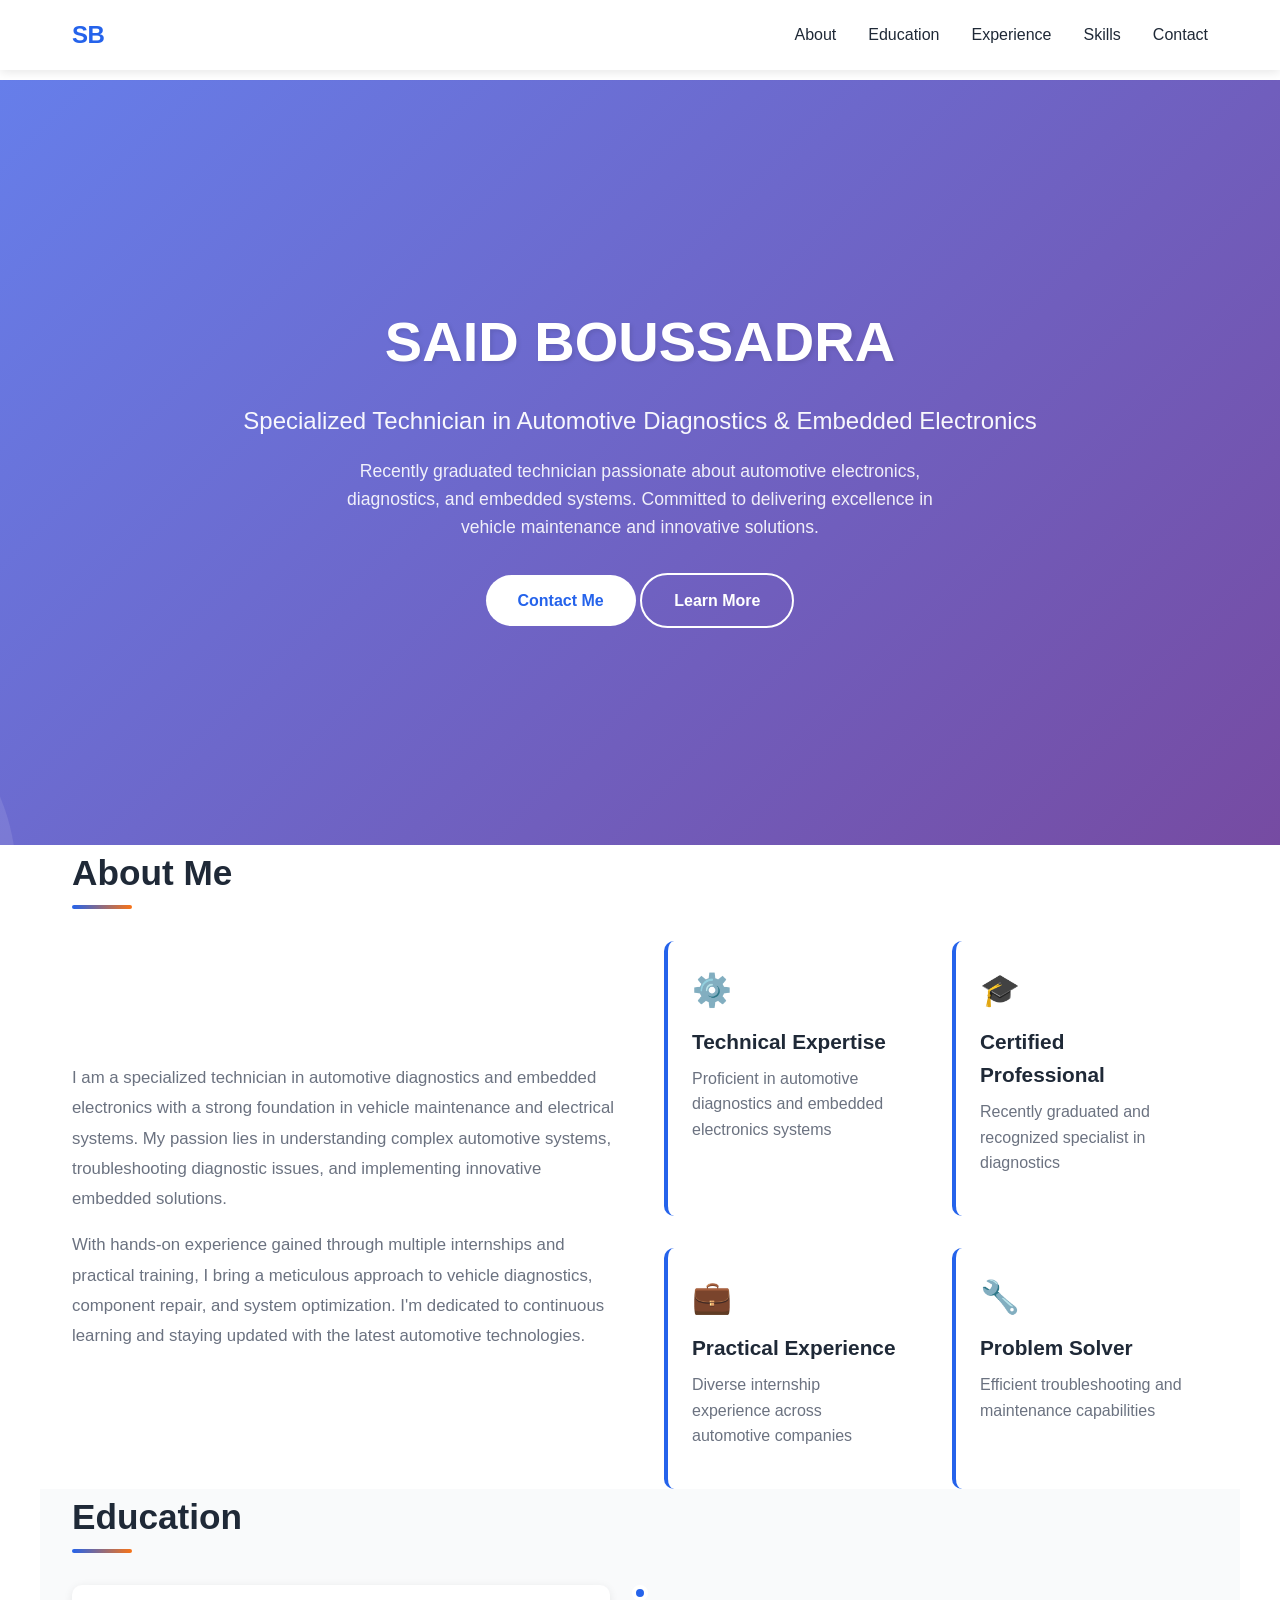
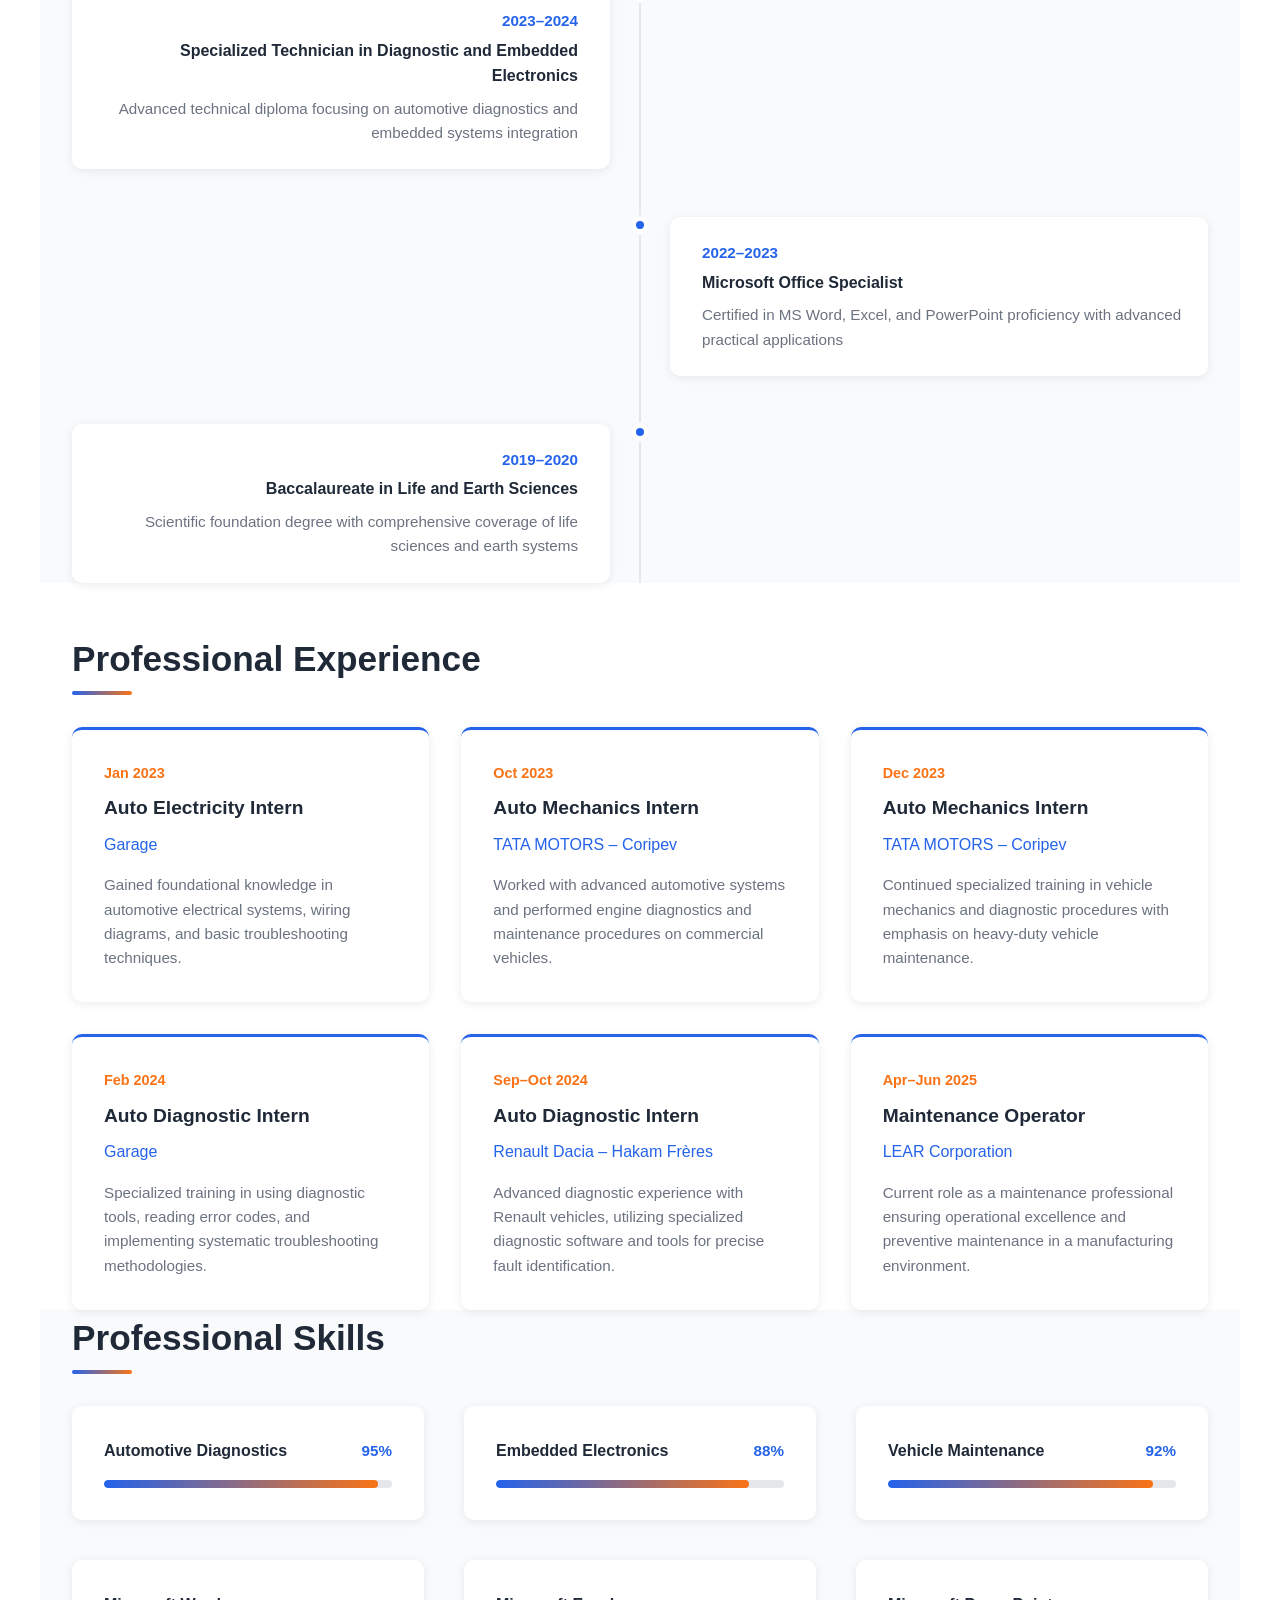
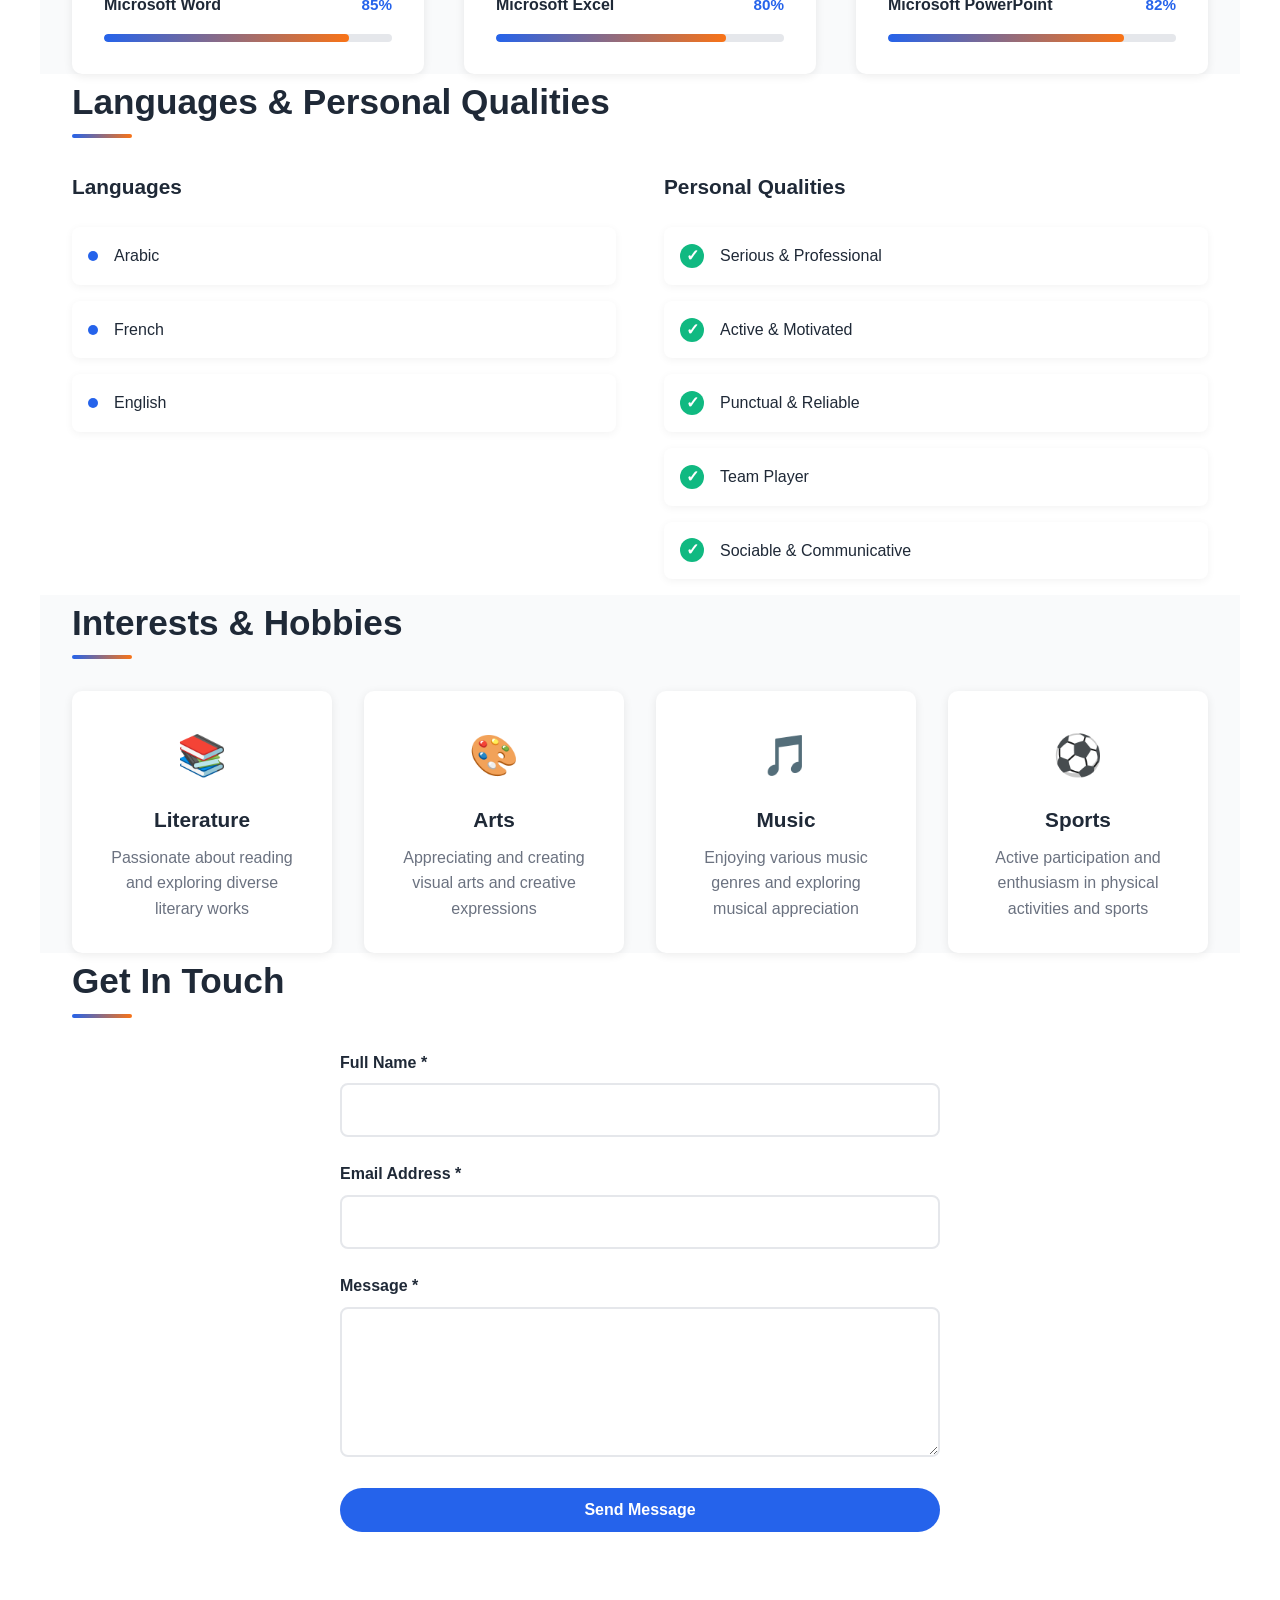
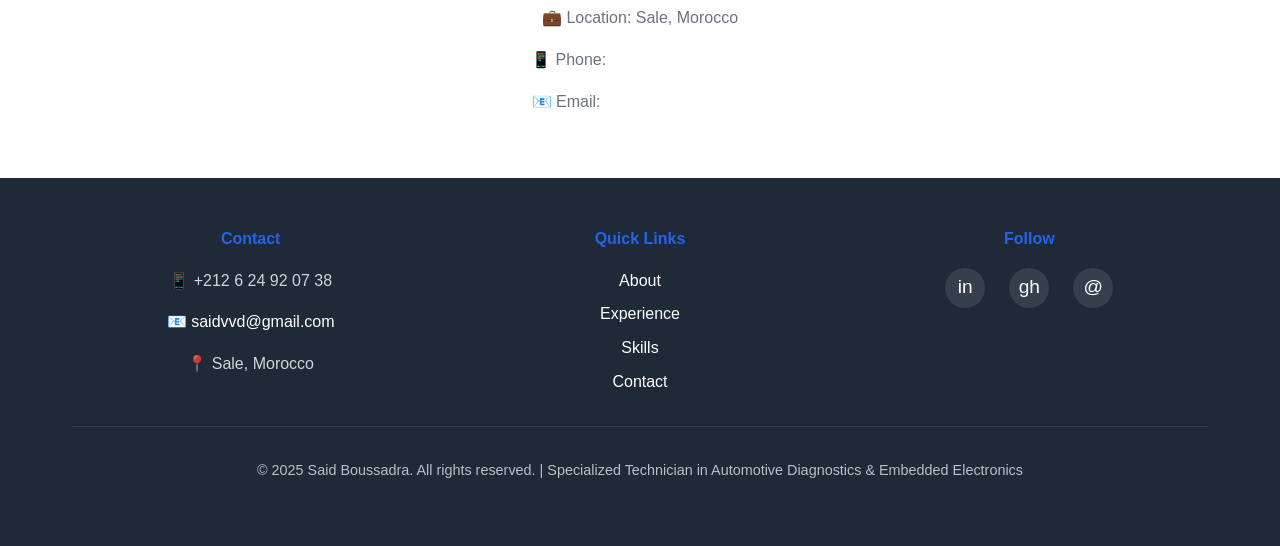
<file: BoussadraSaid.html>
<!DOCTYPE html>
<html lang="en">
<head>
    <meta charset="UTF-8">
    <meta name="viewport" content="width=device-width, initial-scale=1.0">
    <meta name="description" content="Professional portfolio of Said Boussadra - Specialized Technician in Automotive Diagnostics & Embedded Electronics">
    <title>Said Boussadra - Automotive Diagnostics Specialist</title>
    
    <style>
        /* ==================== CSS Variables & Reset ==================== */
        :root {
            --primary-color: #2563eb;
            --secondary-color: #1e40af;
            --accent-color: #f97316;
            --text-dark: #1f2937;
            --text-light: #6b7280;
            --bg-light: #f9fafb;
            --bg-white: #ffffff;
            --border-color: #e5e7eb;
            --success-color: #10b981;
            --transition: all 0.3s ease;
        }

        * {
            margin: 0;
            padding: 0;
            box-sizing: border-box;
        }

        html {
            scroll-behavior: smooth;
            font-size: 16px;
        }

        body {
            font-family: 'Segoe UI', Tahoma, Geneva, Verdana, sans-serif;
            color: var(--text-dark);
            background-color: var(--bg-white);
            line-height: 1.6;
            overflow-x: hidden;
        }

        /* ==================== Typography ==================== */
        h1 {
            font-size: 3rem;
            font-weight: 700;
            margin-bottom: 1rem;
            color: var(--text-dark);
        }

        h2 {
            font-size: 2.2rem;
            font-weight: 700;
            margin-bottom: 2rem;
            color: var(--text-dark);
            position: relative;
            padding-bottom: 0.5rem;
        }

        h2::after {
            content: '';
            position: absolute;
            bottom: 0;
            left: 0;
            width: 60px;
            height: 4px;
            background: linear-gradient(to right, var(--primary-color), var(--accent-color));
            border-radius: 2px;
        }

        h3 {
            font-size: 1.3rem;
            font-weight: 600;
            margin-bottom: 0.5rem;
            color: var(--text-dark);
        }

        p {
            color: var(--text-light);
            margin-bottom: 1rem;
        }

        a {
            color: var(--primary-color);
            text-decoration: none;
            transition: var(--transition);
        }

        a:hover {
            color: var(--accent-color);
        }

        /* ==================== Layout & Spacing ==================== */
        .container {
            max-width: 1200px;
            margin: 0 auto;
            padding: 0 2rem;
        }

        section {
            padding: 5rem 0;
            scroll-margin-top: 80px;
        }

        section:nth-child(even) {
            background-color: var(--bg-light);
        }

        /* ==================== Navigation ==================== */
        nav {
            position: fixed;
            top: 0;
            left: 0;
            right: 0;
            background: rgba(255, 255, 255, 0.95);
            backdrop-filter: blur(10px);
            padding: 1rem 0;
            font-weight: 600;
            box-shadow: 0 2px 10px rgba(0, 0, 0, 0.1);
            z-index: 1000;
            transition: var(--transition);
        }

        .nav-container {
            display: flex;
            justify-content: space-between;
            align-items: center;
            max-width: 1200px;
            margin: 0 auto;
            padding: 0 2rem;
        }

        .logo {
            font-size: 1.5rem;
            font-weight: 700;
            color: var(--primary-color);
            letter-spacing: -0.5px;
        }

        .nav-links {
            display: flex;
            gap: 2rem;
            list-style: none;
        }

        .nav-links a {
            color: var(--text-dark);
            font-weight: 500;
            position: relative;
            padding-bottom: 0.5rem;
            transition: var(--transition);
        }

        .nav-links a::after {
            content: '';
            position: absolute;
            bottom: 0;
            left: 0;
            width: 0;
            height: 2px;
            background: var(--primary-color);
            transition: var(--transition);
        }

        .nav-links a:hover::after {
            width: 100%;
        }

        .hamburger {
            display: none;
            flex-direction: column;
            cursor: pointer;
            gap: 0.4rem;
        }

        .hamburger span {
            width: 25px;
            height: 3px;
            background: var(--text-dark);
            border-radius: 2px;
            transition: var(--transition);
        }

        /* ==================== Hero Section ==================== */
        .hero {
            margin-top: 80px;
            min-height: 85vh;
            display: flex;
            align-items: center;
            justify-content: center;
            background: linear-gradient(135deg, #667eea 0%, #764ba2 100%);
            color: white;
            position: relative;
            overflow: hidden;
        }

        .hero::before {
            content: '';
            position: absolute;
            top: -50%;
            right: -50%;
            width: 500px;
            height: 500px;
            background: rgba(255, 255, 255, 0.1);
            border-radius: 50%;
            animation: float 6s ease-in-out infinite;
        }

        .hero::after {
            content: '';
            position: absolute;
            bottom: -30%;
            left: -30%;
            width: 400px;
            height: 400px;
            background: rgba(255, 255, 255, 0.1);
            border-radius: 50%;
            animation: float 8s ease-in-out infinite reverse;
        }

        @keyframes float {
            0%, 100% {
                transform: translateY(0);
            }
            50% {
                transform: translateY(20px);
            }
        }

        .hero-content {
            position: relative;
            z-index: 1;
            text-align: center;
            max-width: 800px;
            animation: slideUp 0.8s ease-out;
        }

        @keyframes slideUp {
            from {
                opacity: 0;
                transform: translateY(30px);
            }
            to {
                opacity: 1;
                transform: translateY(0);
            }
        }

        .hero h1 {
            font-size: 3.5rem;
            margin-bottom: 1rem;
            color: white;
            text-shadow: 2px 2px 4px rgba(0, 0, 0, 0.1);
        }

        .hero .subtitle {
            font-size: 1.5rem;
            margin-bottom: 1rem;
            color: rgba(255, 255, 255, 0.95);
            font-weight: 300;
        }

        .hero .intro {
            font-size: 1.1rem;
            margin-bottom: 2rem;
            color: rgba(255, 255, 255, 0.9);
            max-width: 600px;
            margin-left: auto;
            margin-right: auto;
        }

        /* ==================== Buttons ==================== */
        .btn {
            display: inline-block;
            padding: 0.8rem 2rem;
            border: none;
            border-radius: 50px;
            font-weight: 600;
            cursor: pointer;
            transition: var(--transition);
            text-align: center;
            font-size: 1rem;
            text-decoration: none;
        }

        .btn-primary {
            background: var(--primary-color);
            color: white;
            margin-right: 1rem;
        }

        .btn-primary:hover {
            background: var(--secondary-color);
            transform: translateY(-2px);
            box-shadow: 0 5px 20px rgba(37, 99, 235, 0.3);
        }

        .btn-secondary {
            background: transparent;
            color: white;
            border: 2px solid white;
        }

        .btn-secondary:hover {
            background: white;
            color: var(--primary-color);
            transform: translateY(-2px);
        }

        .btn-white {
            background: white;
            color: var(--primary-color);
        }

        .btn-white:hover {
            background: var(--bg-light);
            transform: translateY(-2px);
            box-shadow: 0 5px 20px rgba(0, 0, 0, 0.2);
        }

        /* ==================== About Section ==================== */
        .about-content {
            display: grid;
            grid-template-columns: 1fr 1fr;
            gap: 3rem;
            align-items: center;
        }

        .about-text {
            font-size: 1.05rem;
            line-height: 1.8;
        }

        .about-features {
            display: grid;
            grid-template-columns: 1fr 1fr;
            gap: 2rem;
        }

        .feature {
            padding: 1.5rem;
            background: white;
            border-radius: 10px;
            border-left: 4px solid var(--primary-color);
            transition: var(--transition);
        }

        .feature:hover {
            transform: translateY(-5px);
            box-shadow: 0 10px 30px rgba(0, 0, 0, 0.1);
        }

        .feature-icon {
            font-size: 2rem;
            margin-bottom: 0.5rem;
        }

        /* ==================== Education Section ==================== */
        .timeline {
            position: relative;
        }

        .timeline::before {
            content: '';
            position: absolute;
            left: 50%;
            transform: translateX(-50%);
            width: 2px;
            height: 100%;
            background: var(--border-color);
        }

        .timeline-item {
            margin-bottom: 3rem;
            position: relative;
        }

        .timeline-item:nth-child(odd) .timeline-content {
            margin-left: 0;
            margin-right: auto;
            width: calc(50% - 30px);
            text-align: right;
            padding-right: 2rem;
        }

        .timeline-item:nth-child(even) .timeline-content {
            margin-left: auto;
            margin-right: 0;
            width: calc(50% - 30px);
            text-align: left;
            padding-left: 2rem;
        }

        .timeline-dot {
            position: absolute;
            left: 50%;
            top: 0;
            transform: translateX(-50%);
            width: 16px;
            height: 16px;
            background: var(--primary-color);
            border: 4px solid var(--bg-white);
            border-radius: 50%;
            box-shadow: 0 0 0 2px var(--bg-light);
            z-index: 1;
        }

        .timeline-content {
            background: white;
            padding: 1.5rem;
            border-radius: 10px;
            box-shadow: 0 2px 10px rgba(0, 0, 0, 0.08);
            transition: var(--transition);
        }

        .timeline-content:hover {
            box-shadow: 0 8px 25px rgba(0, 0, 0, 0.15);
            transform: translateY(-5px);
        }

        .timeline-year {
            font-weight: 700;
            color: var(--primary-color);
            font-size: 0.95rem;
            margin-bottom: 0.25rem;
        }

        .timeline-title {
            font-weight: 600;
            color: var(--text-dark);
            margin-bottom: 0.5rem;
        }

        .timeline-description {
            color: var(--text-light);
            font-size: 0.95rem;
        }

        /* ==================== Experience Section ==================== */
        .experience-cards {
            display: grid;
            grid-template-columns: repeat(auto-fit, minmax(320px, 1fr));
            gap: 2rem;
        }

        .experience-card {
            background: white;
            padding: 2rem;
            border-radius: 10px;
            box-shadow: 0 2px 10px rgba(0, 0, 0, 0.08);
            transition: var(--transition);
            border-top: 3px solid var(--primary-color);
        }

        .experience-card:hover {
            transform: translateY(-10px);
            box-shadow: 0 15px 35px rgba(0, 0, 0, 0.15);
            border-top-color: var(--accent-color);
        }

        .experience-date {
            color: var(--accent-color);
            font-weight: 600;
            font-size: 0.9rem;
            margin-bottom: 0.5rem;
        }

        .experience-role {
            font-size: 1.2rem;
            font-weight: 600;
            margin-bottom: 0.5rem;
            color: var(--text-dark);
        }

        .experience-company {
            color: var(--primary-color);
            font-weight: 500;
            margin-bottom: 1rem;
        }

        .experience-description {
            color: var(--text-light);
            font-size: 0.95rem;
            line-height: 1.6;
        }

        /* ==================== Skills Section ==================== */
        .skills-grid {
            display: grid;
            grid-template-columns: repeat(auto-fit, minmax(300px, 1fr));
            gap: 2.5rem;
        }

        .skill-item {
            background: white;
            padding: 2rem;
            border-radius: 10px;
            box-shadow: 0 2px 10px rgba(0, 0, 0, 0.08);
            transition: var(--transition);
        }

        .skill-item:hover {
            box-shadow: 0 8px 25px rgba(0, 0, 0, 0.15);
        }

        .skill-name {
            font-weight: 600;
            margin-bottom: 1rem;
            display: flex;
            justify-content: space-between;
            align-items: center;
            color: var(--text-dark);
        }

        .skill-percentage {
            color: var(--primary-color);
            font-weight: 700;
            font-size: 0.95rem;
        }

        .skill-bar {
            height: 8px;
            background: var(--border-color);
            border-radius: 10px;
            overflow: hidden;
        }

        .skill-progress {
            height: 100%;
            background: linear-gradient(to right, var(--primary-color), var(--accent-color));
            border-radius: 10px;
            animation: stretchProgress 1.5s ease-out forwards;
            transform-origin: left;
        }

        @keyframes stretchProgress {
            from {
                width: 0;
            }
            to {
                width: var(--progress);
            }
        }

        /* ==================== Languages & Qualities ==================== */
        .languages-qualities {
            display: grid;
            grid-template-columns: 1fr 1fr;
            gap: 3rem;
        }

        .language-item {
            display: flex;
            align-items: center;
            padding: 1rem;
            background: white;
            border-radius: 8px;
            margin-bottom: 1rem;
            transition: var(--transition);
            box-shadow: 0 2px 8px rgba(0, 0, 0, 0.05);
        }

        .language-item:hover {
            transform: translateX(10px);
            box-shadow: 0 5px 15px rgba(0, 0, 0, 0.1);
        }

        .language-item::before {
            content: '';
            display: inline-block;
            width: 10px;
            height: 10px;
            background: var(--primary-color);
            border-radius: 50%;
            margin-right: 1rem;
            flex-shrink: 0;
        }

        .quality-item {
            display: flex;
            align-items: center;
            padding: 1rem;
            background: white;
            border-radius: 8px;
            margin-bottom: 1rem;
            transition: var(--transition);
            box-shadow: 0 2px 8px rgba(0, 0, 0, 0.05);
        }

        .quality-item:hover {
            transform: translateX(10px);
            box-shadow: 0 5px 15px rgba(0, 0, 0, 0.1);
        }

        .quality-item::before {
            content: '✓';
            display: inline-block;
            width: 24px;
            height: 24px;
            background: var(--success-color);
            color: white;
            border-radius: 50%;
            text-align: center;
            line-height: 24px;
            margin-right: 1rem;
            font-weight: bold;
            flex-shrink: 0;
        }

        /* ==================== Interests Section ==================== */
        .interests-grid {
            display: grid;
            grid-template-columns: repeat(auto-fit, minmax(200px, 1fr));
            gap: 2rem;
        }

        .interest-card {
            background: white;
            padding: 2rem;
            text-align: center;
            border-radius: 10px;
            box-shadow: 0 2px 10px rgba(0, 0, 0, 0.08);
            transition: var(--transition);
        }

        .interest-card:hover {
            transform: scale(1.05) translateY(-5px);
            box-shadow: 0 10px 25px rgba(0, 0, 0, 0.15);
        }

        .interest-icon {
            font-size: 2.5rem;
            margin-bottom: 1rem;
        }

        .interest-card p {
            margin: 0;
        }

        /* ==================== Contact Section ==================== */
        .contact-wrapper {
            max-width: 600px;
            margin: 0 auto;
        }

        .form-group {
            margin-bottom: 1.5rem;
        }

        label {
            display: block;
            margin-bottom: 0.5rem;
            font-weight: 600;
            color: var(--text-dark);
        }

        input,
        textarea {
            width: 100%;
            padding: 1rem;
            border: 2px solid var(--border-color);
            border-radius: 8px;
            font-family: inherit;
            font-size: 1rem;
            transition: var(--transition);
        }

        input:focus,
        textarea:focus {
            outline: none;
            border-color: var(--primary-color);
            box-shadow: 0 0 0 3px rgba(37, 99, 235, 0.1);
        }

        textarea {
            resize: vertical;
            min-height: 150px;
        }

        .form-message {
            padding: 1rem;
            border-radius: 8px;
            margin-bottom: 1rem;
            display: none;
            animation: slideDown 0.4s ease-out;
        }

        @keyframes slideDown {
            from {
                opacity: 0;
                transform: translateY(-10px);
            }
            to {
                opacity: 1;
                transform: translateY(0);
            }
        }

        .form-message.success {
            background: rgba(16, 185, 129, 0.1);
            color: var(--success-color);
            border: 1px solid var(--success-color);
        }

        .form-message.error {
            background: rgba(239, 68, 68, 0.1);
            color: #ef4444;
            border: 1px solid #ef4444;
        }

        /* ==================== Footer ==================== */
        footer {
            background: var(--text-dark);
            color: white;
            padding: 3rem 0;
            text-align: center;
            margin-top: 3rem;
        }

        .footer-content {
            display: grid;
            grid-template-columns: repeat(auto-fit, minmax(200px, 1fr));
            gap: 2rem;
            margin-bottom: 2rem;
        }

        .footer-section h4 {
            margin-bottom: 1rem;
            color: var(--primary-color);
        }

        .social-links {
            display: flex;
            justify-content: center;
            gap: 1.5rem;
            margin-top: 1rem;
        }

        .social-icon {
            display: inline-flex;
            align-items: center;
            justify-content: center;
            width: 40px;
            height: 40px;
            background: rgba(255, 255, 255, 0.1);
            border-radius: 50%;
            color: white;
            font-size: 1.2rem;
            transition: var(--transition);
        }

        .social-icon:hover {
            background: var(--primary-color);
            transform: translateY(-3px);
        }

        .contact-info {
            display: flex;
            flex-direction: column;
            align-items: center;
            gap: 1rem;
            color: rgba(255, 255, 255, 0.8);
        }

        .contact-info a {
            color: white;
        }

        footer .divider {
            height: 1px;
            background: rgba(255, 255, 255, 0.1);
            margin: 2rem 0;
        }

        .copyright {
            color: rgba(255, 255, 255, 0.7);
            font-size: 0.9rem;
        }

        /* ==================== Responsive Design ==================== */
        @media (max-width: 768px) {
            .hamburger {
                display: flex;
            }

            .nav-links {
                display: none;
            }

            .nav-links.active {
                display: flex;
                flex-direction: column;
                position: absolute;
                top: 100%;
                left: 0;
                right: 0;
                background: white;
                padding: 1rem 2rem;
                gap: 1rem;
                box-shadow: 0 5px 15px rgba(0, 0, 0, 0.1);
            }

            h1 {
                font-size: 2rem;
            }

            .hero h1 {
                font-size: 2.2rem;
            }

            .hero .subtitle {
                font-size: 1.1rem;
            }

            .hero .intro {
                font-size: 1rem;
            }

            h2 {
                font-size: 1.8rem;
            }

            .btn {
                display: block;
                margin: 0.5rem auto;
                width: 100%;
                max-width: 300px;
            }

            .about-content {
                grid-template-columns: 1fr;
            }

            .about-features {
                grid-template-columns: 1fr;
            }

            .timeline::before {
                left: 0;
            }

            .timeline-item:nth-child(odd) .timeline-content,
            .timeline-item:nth-child(even) .timeline-content {
                width: 100%;
                margin: 0;
                padding-left: 2rem;
                text-align: left;
            }

            .timeline-dot {
                left: 0;
            }

            .experience-cards {
                grid-template-columns: 1fr;
            }

            .skills-grid {
                grid-template-columns: 1fr;
            }

            .languages-qualities {
                grid-template-columns: 1fr;
            }

            .interests-grid {
                grid-template-columns: 1fr 1fr;
            }

            section {
                padding: 3rem 0;
            }

            .footer-content {
                grid-template-columns: 1fr;
            }
        }

        @media (max-width: 480px) {
            .container {
                padding: 0 1rem;
            }

            h1 {
                font-size: 1.5rem;
            }

            .hero h1 {
                font-size: 1.8rem;
            }

            .hero .subtitle {
                font-size: 1rem;
            }

            h2 {
                font-size: 1.5rem;
            }

            .nav-links.active {
                padding: 0.5rem 1rem;
            }

            .interests-grid {
                grid-template-columns: 1fr;
            }

            .experience-role {
                font-size: 1rem;
            }
        }

        /* ==================== Utilities ==================== */
        .text-center {
            text-align: center;
        }

        .mt-4 {
            margin-top: 2rem;
        }

        .mb-4 {
            margin-bottom: 2rem;
        }
    </style>
</head>
<body>
    <!-- ==================== Navigation ==================== -->
    <nav>
        <div class="nav-container">
            <div class="logo">SB</div>
            <ul class="nav-links">
                <li><a href="#about">About</a></li>
                <li><a href="#education">Education</a></li>
                <li><a href="#experience">Experience</a></li>
                <li><a href="#skills">Skills</a></li>
                <li><a href="#contact">Contact</a></li>
            </ul>
            <div class="hamburger">
                <span></span>
                <span></span>
                <span></span>
            </div>
        </div>
    </nav>

    <!-- ==================== Hero Section ==================== -->
    <section class="hero">
        <div class="hero-content">
            <h1>SAID BOUSSADRA</h1>
            <p class="subtitle">Specialized Technician in Automotive Diagnostics & Embedded Electronics</p>
            <p class="intro">Recently graduated technician passionate about automotive electronics, diagnostics, and embedded systems. Committed to delivering excellence in vehicle maintenance and innovative solutions.</p>
            <div class="mt-4">
                <a href="#contact" class="btn btn-white">Contact Me</a>
                <a href="#about" class="btn btn-secondary">Learn More</a>
            </div>
        </div>
    </section>

    <!-- ==================== About Section ==================== -->
    <section id="about" class="container">
        <h2>About Me</h2>
        <div class="about-content">
            <div class="about-text">
                <p>I am a specialized technician in automotive diagnostics and embedded electronics with a strong foundation in vehicle maintenance and electrical systems. My passion lies in understanding complex automotive systems, troubleshooting diagnostic issues, and implementing innovative embedded solutions.</p>
                <p>With hands-on experience gained through multiple internships and practical training, I bring a meticulous approach to vehicle diagnostics, component repair, and system optimization. I'm dedicated to continuous learning and staying updated with the latest automotive technologies.</p>
            </div>
            <div class="about-features">
                <div class="feature">
                    <div class="feature-icon">⚙️</div>
                    <h3>Technical Expertise</h3>
                    <p>Proficient in automotive diagnostics and embedded electronics systems</p>
                </div>
                <div class="feature">
                    <div class="feature-icon">🎓</div>
                    <h3>Certified Professional</h3>
                    <p>Recently graduated and recognized specialist in diagnostics</p>
                </div>
                <div class="feature">
                    <div class="feature-icon">💼</div>
                    <h3>Practical Experience</h3>
                    <p>Diverse internship experience across automotive companies</p>
                </div>
                <div class="feature">
                    <div class="feature-icon">🔧</div>
                    <h3>Problem Solver</h3>
                    <p>Efficient troubleshooting and maintenance capabilities</p>
                </div>
            </div>
        </div>
    </section>

    <!-- ==================== Education Section ==================== -->
    <section id="education" class="container">
        <h2>Education</h2>
        <div class="timeline">
            <div class="timeline-item">
                <div class="timeline-dot"></div>
                <div class="timeline-content">
                    <div class="timeline-year">2023–2024</div>
                    <div class="timeline-title">Specialized Technician in Diagnostic and Embedded Electronics</div>
                    <div class="timeline-description">Advanced technical diploma focusing on automotive diagnostics and embedded systems integration</div>
                </div>
            </div>

            <div class="timeline-item">
                <div class="timeline-dot"></div>
                <div class="timeline-content">
                    <div class="timeline-year">2022–2023</div>
                    <div class="timeline-title">Microsoft Office Specialist</div>
                    <div class="timeline-description">Certified in MS Word, Excel, and PowerPoint proficiency with advanced practical applications</div>
                </div>
            </div>

            <div class="timeline-item">
                <div class="timeline-dot"></div>
                <div class="timeline-content">
                    <div class="timeline-year">2019–2020</div>
                    <div class="timeline-title">Baccalaureate in Life and Earth Sciences</div>
                    <div class="timeline-description">Scientific foundation degree with comprehensive coverage of life sciences and earth systems</div>
                </div>
            </div>
        </div>
    </section>

    <!-- ==================== Experience Section ==================== -->
    <section id="experience" class="container">
        <h2>Professional Experience</h2>
        <div class="experience-cards">
            <div class="experience-card">
                <div class="experience-date">Jan 2023</div>
                <div class="experience-role">Auto Electricity Intern</div>
                <div class="experience-company">Garage</div>
                <div class="experience-description">Gained foundational knowledge in automotive electrical systems, wiring diagrams, and basic troubleshooting techniques.</div>
            </div>

            <div class="experience-card">
                <div class="experience-date">Oct 2023</div>
                <div class="experience-role">Auto Mechanics Intern</div>
                <div class="experience-company">TATA MOTORS – Coripev</div>
                <div class="experience-description">Worked with advanced automotive systems and performed engine diagnostics and maintenance procedures on commercial vehicles.</div>
            </div>

            <div class="experience-card">
                <div class="experience-date">Dec 2023</div>
                <div class="experience-role">Auto Mechanics Intern</div>
                <div class="experience-company">TATA MOTORS – Coripev</div>
                <div class="experience-description">Continued specialized training in vehicle mechanics and diagnostic procedures with emphasis on heavy-duty vehicle maintenance.</div>
            </div>

            <div class="experience-card">
                <div class="experience-date">Feb 2024</div>
                <div class="experience-role">Auto Diagnostic Intern</div>
                <div class="experience-company">Garage</div>
                <div class="experience-description">Specialized training in using diagnostic tools, reading error codes, and implementing systematic troubleshooting methodologies.</div>
            </div>

            <div class="experience-card">
                <div class="experience-date">Sep–Oct 2024</div>
                <div class="experience-role">Auto Diagnostic Intern</div>
                <div class="experience-company">Renault Dacia – Hakam Frères</div>
                <div class="experience-description">Advanced diagnostic experience with Renault vehicles, utilizing specialized diagnostic software and tools for precise fault identification.</div>
            </div>

            <div class="experience-card">
                <div class="experience-date">Apr–Jun 2025</div>
                <div class="experience-role">Maintenance Operator</div>
                <div class="experience-company">LEAR Corporation</div>
                <div class="experience-description">Current role as a maintenance professional ensuring operational excellence and preventive maintenance in a manufacturing environment.</div>
            </div>
        </div>
    </section>

    <!-- ==================== Skills Section ==================== -->
    <section id="skills" class="container">
        <h2>Professional Skills</h2>
        <div class="skills-grid">
            <div class="skill-item">
                <div class="skill-name">
                    <span>Automotive Diagnostics</span>
                    <span class="skill-percentage">95%</span>
                </div>
                <div class="skill-bar">
                    <div class="skill-progress" style="--progress: 95%"></div>
                </div>
            </div>

            <div class="skill-item">
                <div class="skill-name">
                    <span>Embedded Electronics</span>
                    <span class="skill-percentage">88%</span>
                </div>
                <div class="skill-bar">
                    <div class="skill-progress" style="--progress: 88%"></div>
                </div>
            </div>

            <div class="skill-item">
                <div class="skill-name">
                    <span>Vehicle Maintenance</span>
                    <span class="skill-percentage">92%</span>
                </div>
                <div class="skill-bar">
                    <div class="skill-progress" style="--progress: 92%"></div>
                </div>
            </div>

            <div class="skill-item">
                <div class="skill-name">
                    <span>Microsoft Word</span>
                    <span class="skill-percentage">85%</span>
                </div>
                <div class="skill-bar">
                    <div class="skill-progress" style="--progress: 85%"></div>
                </div>
            </div>

            <div class="skill-item">
                <div class="skill-name">
                    <span>Microsoft Excel</span>
                    <span class="skill-percentage">80%</span>
                </div>
                <div class="skill-bar">
                    <div class="skill-progress" style="--progress: 80%"></div>
                </div>
            </div>

            <div class="skill-item">
                <div class="skill-name">
                    <span>Microsoft PowerPoint</span>
                    <span class="skill-percentage">82%</span>
                </div>
                <div class="skill-bar">
                    <div class="skill-progress" style="--progress: 82%"></div>
                </div>
            </div>
        </div>
    </section>

    <!-- ==================== Languages & Qualities ==================== -->
    <section class="container">
        <h2>Languages & Personal Qualities</h2>
        <div class="languages-qualities">
            <div>
                <h3 style="margin-bottom: 1.5rem;">Languages</h3>
                <div class="language-item">Arabic</div>
                <div class="language-item">French</div>
                <div class="language-item">English</div>
            </div>
            <div>
                <h3 style="margin-bottom: 1.5rem;">Personal Qualities</h3>
                <div class="quality-item">Serious & Professional</div>
                <div class="quality-item">Active & Motivated</div>
                <div class="quality-item">Punctual & Reliable</div>
                <div class="quality-item">Team Player</div>
                <div class="quality-item">Sociable & Communicative</div>
            </div>
        </div>
    </section>

    <!-- ==================== Interests Section ==================== -->
    <section class="container">
        <h2>Interests & Hobbies</h2>
        <div class="interests-grid">
            <div class="interest-card">
                <div class="interest-icon">📚</div>
                <h3>Literature</h3>
                <p>Passionate about reading and exploring diverse literary works</p>
            </div>
            <div class="interest-card">
                <div class="interest-icon">🎨</div>
                <h3>Arts</h3>
                <p>Appreciating and creating visual arts and creative expressions</p>
            </div>
            <div class="interest-card">
                <div class="interest-icon">🎵</div>
                <h3>Music</h3>
                <p>Enjoying various music genres and exploring musical appreciation</p>
            </div>
            <div class="interest-card">
                <div class="interest-icon">⚽</div>
                <h3>Sports</h3>
                <p>Active participation and enthusiasm in physical activities and sports</p>
            </div>
        </div>
    </section>

    <!-- ==================== Contact Section ==================== -->
    <section id="contact" class="container">
        <h2>Get In Touch</h2>
        <div class="contact-wrapper">
            <form id="contactForm" method="POST">
                <div id="formMessage" class="form-message"></div>

                <div class="form-group">
                    <label for="name">Full Name *</label>
                    <input type="text" id="name" name="name" required>
                </div>

                <div class="form-group">
                    <label for="email">Email Address *</label>
                    <input type="email" id="email" name="email" required>
                </div>

                <div class="form-group">
                    <label for="message">Message *</label>
                    <textarea id="message" name="message" required></textarea>
                </div>

                <button type="submit" class="btn btn-primary" style="width: 100%; margin-right: 0;">Send Message</button>
            </form>

            <div class="contact-info mt-4" style="text-align: center; margin-top: 3rem;">
                <div>
                    <strong>Quick Contact Info</strong>
                    <p>💼 Location: Sale, Morocco</p>
                    <p>📱 Phone: <a href="tel:+212624920738">+212 6 24 92 07 38</a></p>
                    <p>📧 Email: <a href="mailto:saidvvd@gmail.com">saidvvd@gmail.com</a></p>
                </div>
            </div>
        </div>
    </section>

    <!-- ==================== Footer ==================== -->
    <footer>
        <div class="container">
            <div class="footer-content">
                <div class="footer-section">
                    <h4>Contact</h4>
                    <div class="contact-info">
                        <div>📱 +212 6 24 92 07 38</div>
                        <div><a href="mailto:saidvvd@gmail.com">📧 saidvvd@gmail.com</a></div>
                        <div>📍 Sale, Morocco</div>
                    </div>
                </div>

                <div class="footer-section">
                    <h4>Quick Links</h4>
                    <div style="display: flex; flex-direction: column; gap: 0.5rem;">
                        <a href="#about" style="color: white;">About</a>
                        <a href="#experience" style="color: white;">Experience</a>
                        <a href="#skills" style="color: white;">Skills</a>
                        <a href="#contact" style="color: white;">Contact</a>
                    </div>
                </div>

                <div class="footer-section">
                    <h4>Follow</h4>
                    <div class="social-links">
                        <a href="#" class="social-icon" title="LinkedIn">in</a>
                        <a href="#" class="social-icon" title="GitHub">gh</a>
                        <a href="#" class="social-icon" title="Email">@</a>
                    </div>
                </div>
            </div>

            <div class="divider"></div>

            <p class="copyright">&copy; 2025 Said Boussadra. All rights reserved. | Specialized Technician in Automotive Diagnostics & Embedded Electronics</p>
        </div>
    </footer>

    <!-- ==================== JavaScript ==================== -->
    <script>
        // ==================== Mobile Navigation Toggle ====================
        const hamburger = document.querySelector('.hamburger');
        const navLinks = document.querySelector('.nav-links');

        hamburger.addEventListener('click', () => {
            navLinks.classList.toggle('active');
        });

        // Close mobile menu when a link is clicked
        document.querySelectorAll('.nav-links a').forEach(link => {
            link.addEventListener('click', () => {
                navLinks.classList.remove('active');
            });
        });

        // ==================== Smooth Scrolling ====================
        document.querySelectorAll('a[href^="#"]').forEach(anchor => {
            anchor.addEventListener('click', function (e) {
                e.preventDefault();
                const target = document.querySelector(this.getAttribute('href'));
                if (target) {
                    target.scrollIntoView({
                        behavior: 'smooth',
                        block: 'start'
                    });
                }
            });
        });

        // ==================== Form Validation & Submission ====================
        const contactForm = document.getElementById('contactForm');
        const formMessage = document.getElementById('formMessage');

        contactForm.addEventListener('submit', function(e) {
            e.preventDefault();

            // Get form values
            const name = document.getElementById('name').value.trim();
            const email = document.getElementById('email').value.trim();
            const message = document.getElementById('message').value.trim();

            // Validate inputs
            if (!name || !email || !message) {
                showMessage('Please fill in all required fields.', 'error');
                return;
            }

            // Basic email validation
            const emailRegex = /^[^\s@]+@[^\s@]+\.[^\s@]+$/;
            if (!emailRegex.test(email)) {
                showMessage('Please enter a valid email address.', 'error');
                return;
            }

            // Simulate form submission (in production, you'd send to a server)
            showMessage('Thank you! Your message has been received. I\'ll get back to you soon!', 'success');

            // Clear form
            contactForm.reset();

            // Optional: Log the form data
            console.log('Form submitted:', { name, email, message });
        });

        function showMessage(text, type) {
            formMessage.textContent = text;
            formMessage.className = 'form-message ' + type;
            formMessage.style.display = 'block';

            // Hide message after 5 seconds
            setTimeout(() => {
                formMessage.style.display = 'none';
            }, 5000);
        }

        // ==================== Scroll Animations ====================
        const observerOptions = {
            threshold: 0.1,
            rootMargin: '0px 0px -50px 0px'
        };

        const observer = new IntersectionObserver(function(entries) {
            entries.forEach(entry => {
                if (entry.isIntersecting) {
                    entry.target.style.opacity = '1';
                    entry.target.style.transform = 'translateY(0)';
                }
            });
        }, observerOptions);

        // Observe all cards and items
        document.querySelectorAll('.experience-card, .skill-item, .interest-card, .timeline-item').forEach(el => {
            el.style.opacity = '0';
            el.style.transform = 'translateY(20px)';
            el.style.transition = 'opacity 0.6s ease, transform 0.6s ease';
            observer.observe(el);
        });

        // ==================== Active Navigation Link ====================
        window.addEventListener('scroll', () => {
            let current = '';
            const sections = document.querySelectorAll('section');

            sections.forEach(section => {
                const sectionTop = section.offsetTop;
                if (pageYOffset >= sectionTop - 200) {
                    current = section.getAttribute('id');
                }
            });

            document.querySelectorAll('.nav-links a').forEach(link => {
                link.style.color = '';
                if (link.getAttribute('href').slice(1) === current) {
                    link.style.color = 'var(--primary-color)';
                }
            });
        });

        // ==================== Navbar Background on Scroll ====================
        window.addEventListener('scroll', () => {
            const nav = document.querySelector('nav');
            if (window.pageYOffset > 50) {
                nav.style.boxShadow = '0 4px 20px rgba(0, 0, 0, 0.15)';
            } else {
                nav.style.boxShadow = '0 2px 10px rgba(0, 0, 0, 0.1)';
            }
        });
    </script>
</body>
</html>
</file>
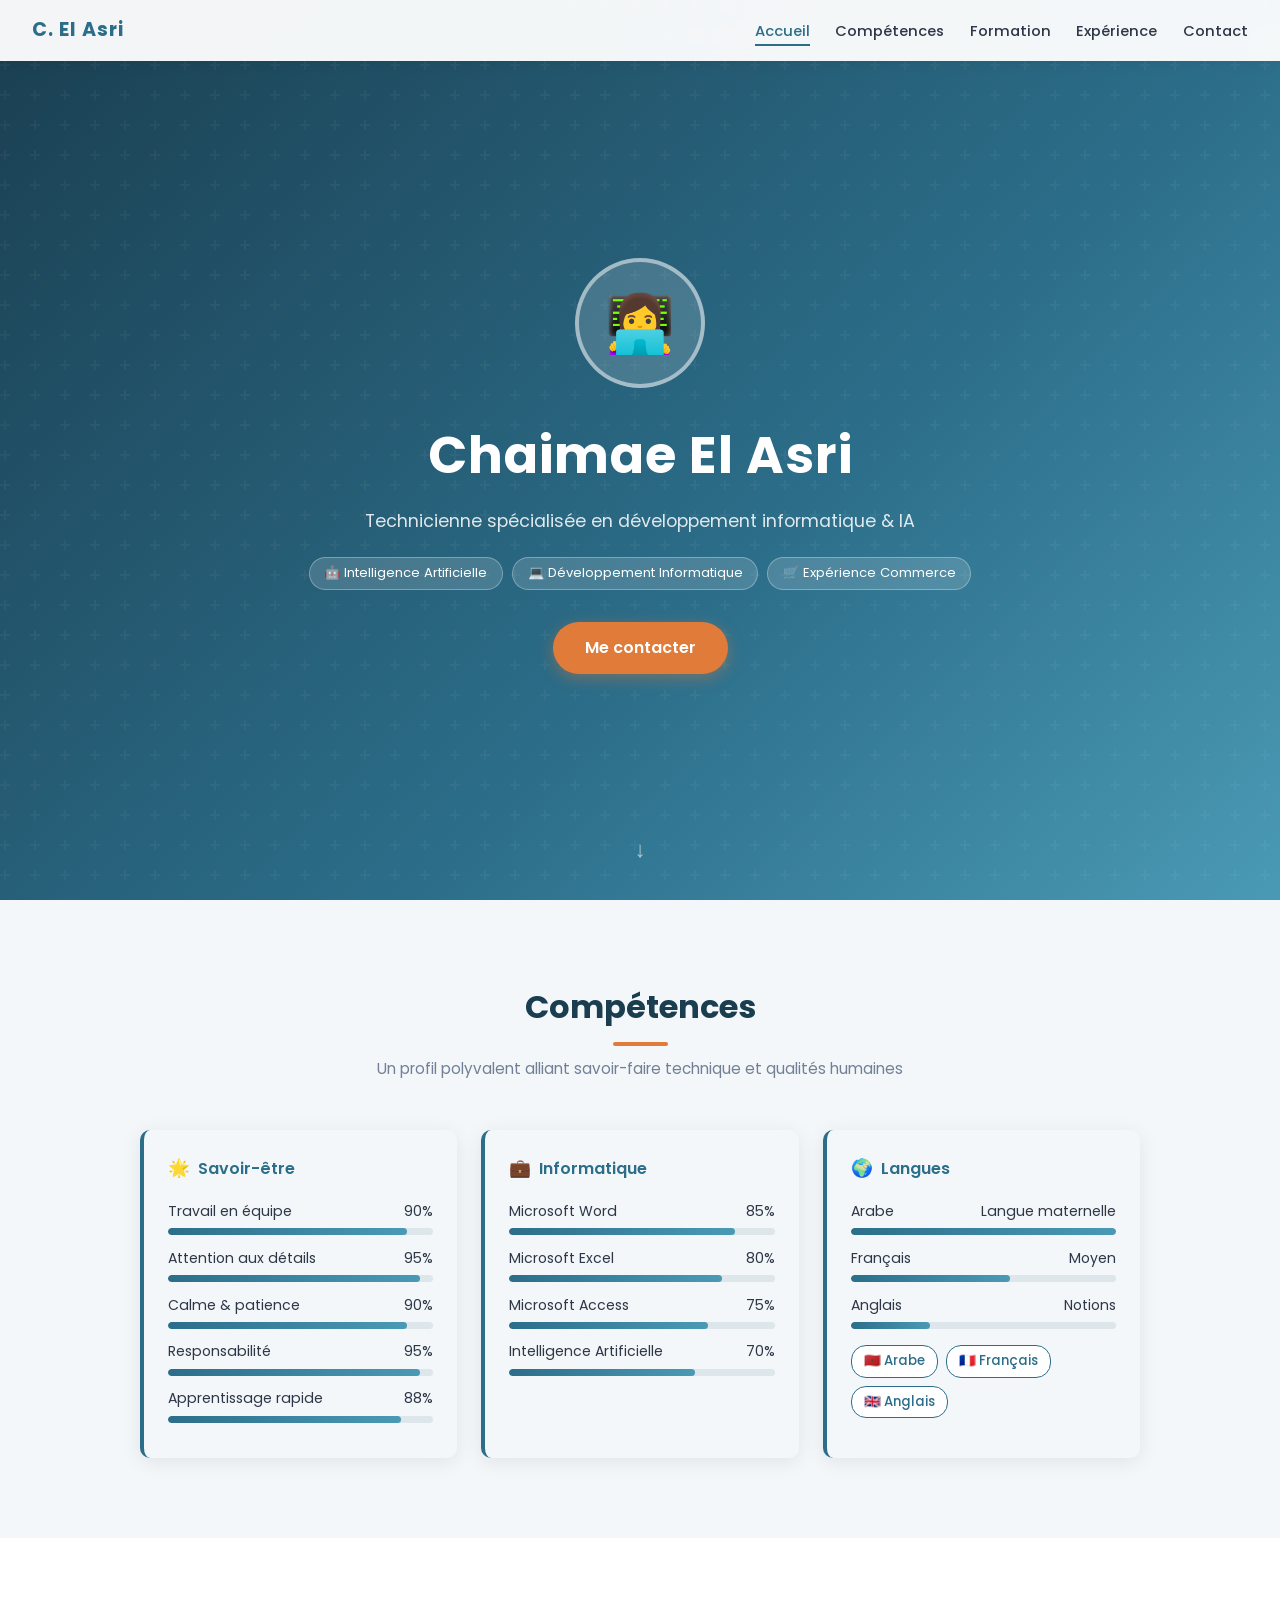
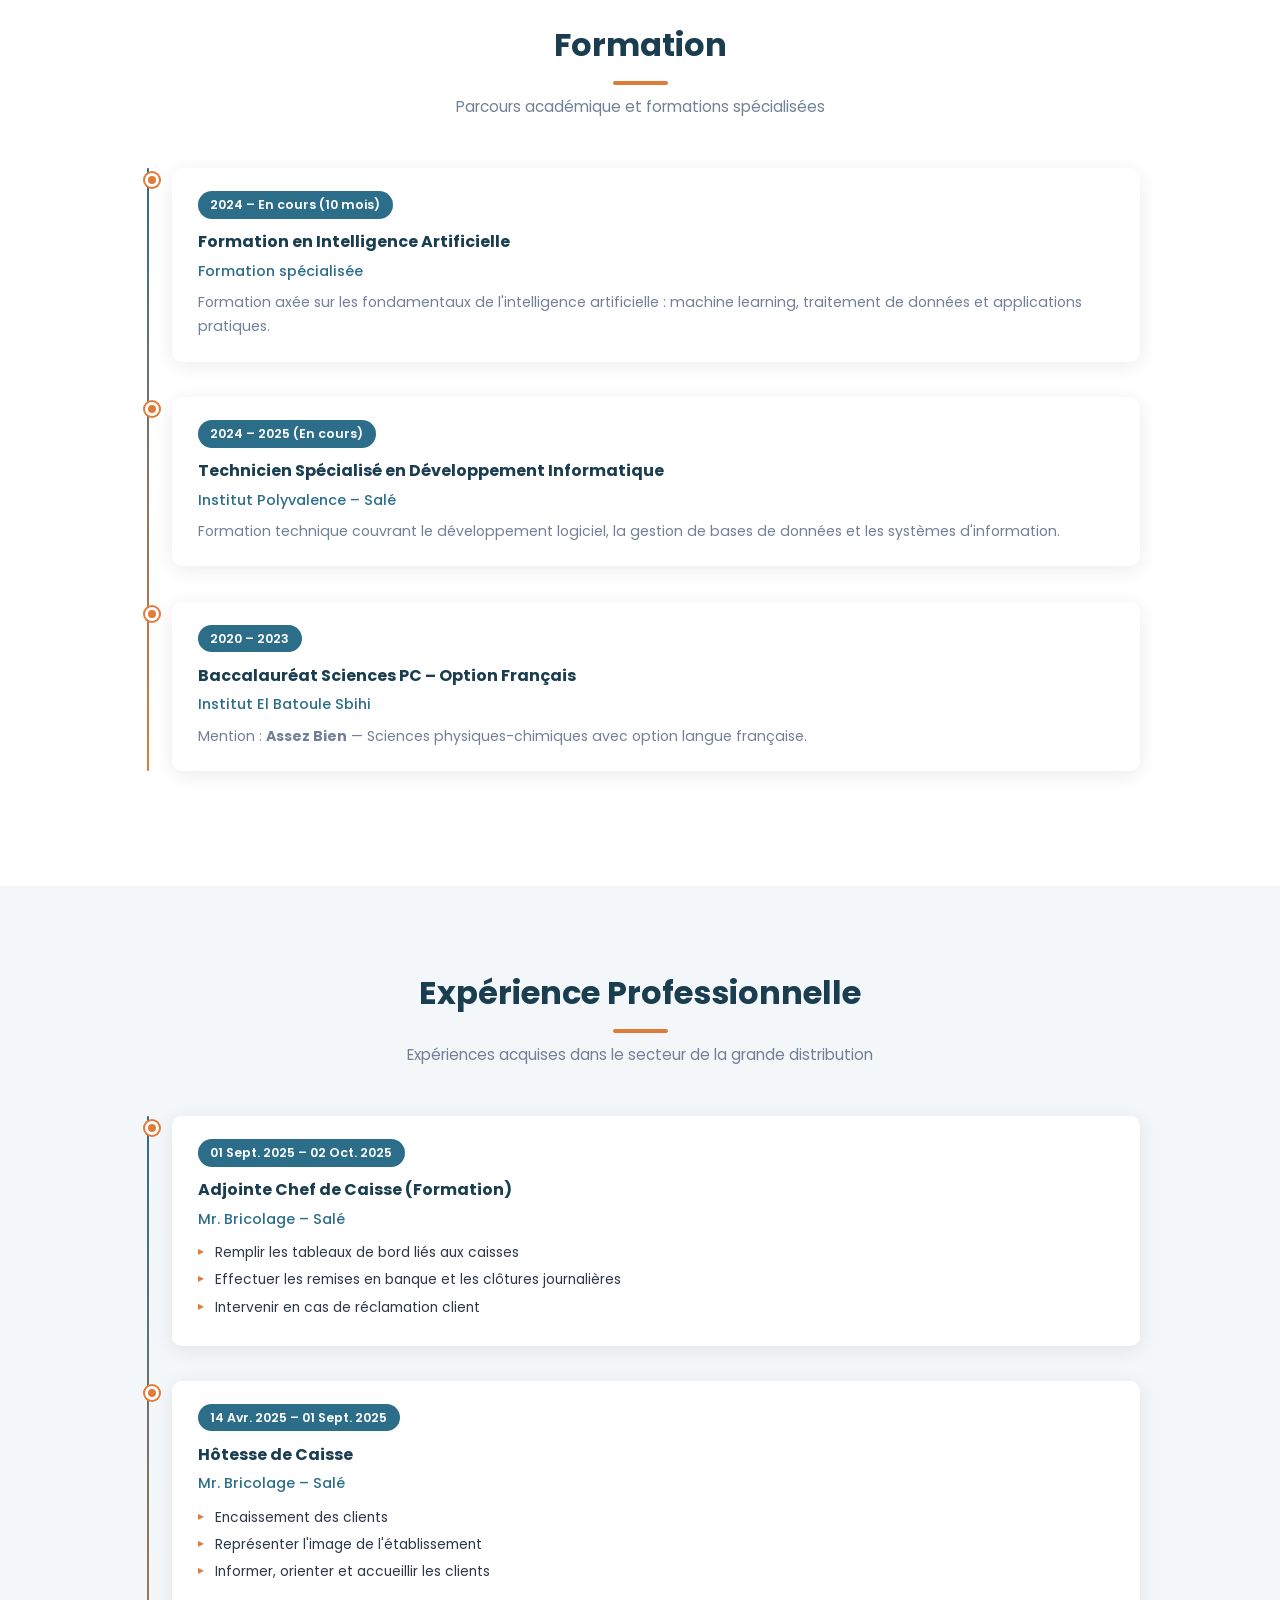
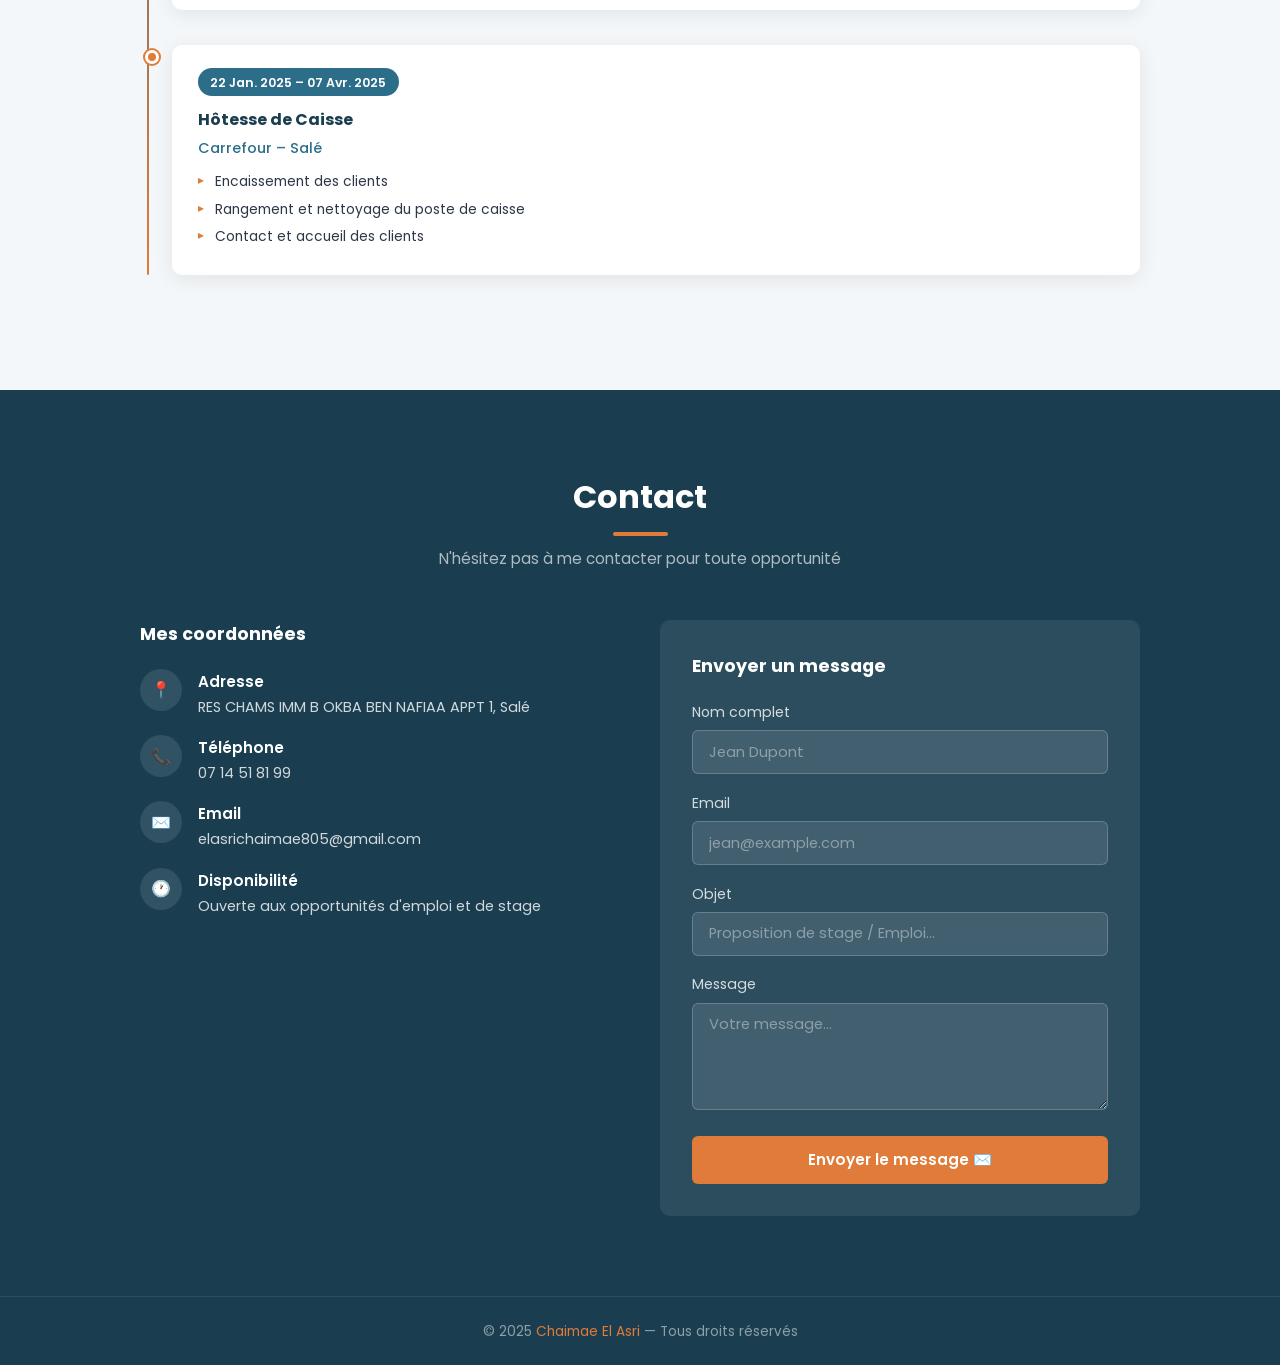
<file: elasri_chaimae.html>
<!DOCTYPE html>
<html lang="fr">
<head>
  <meta charset="UTF-8" />
  <meta name="viewport" content="width=device-width, initial-scale=1.0" />
  <title>Chaimae El Asri – Portfolio</title>
  <link href="https://fonts.googleapis.com/css2?family=Poppins:wght@300;400;500;600;700&display=swap" rel="stylesheet" />
  <style>
    /* ── Reset & Variables ─────────────────────────────── */
    *, *::before, *::after { box-sizing: border-box; margin: 0; padding: 0; }

    :root {
      --primary:   #2c6e8a;
      --secondary: #1a3e50;
      --accent:    #e07b39;
      --light:     #f4f7f9;
      --white:     #ffffff;
      --text:      #2d3748;
      --muted:     #718096;
      --radius:    10px;
      --shadow:    0 4px 20px rgba(0,0,0,.08);
      --transition: .3s ease;
    }

    html { scroll-behavior: smooth; }

    body {
      font-family: 'Poppins', sans-serif;
      color: var(--text);
      background: var(--light);
      line-height: 1.7;
    }

    /* ── Scrollbar ─────────────────────────────────────── */
    ::-webkit-scrollbar { width: 6px; }
    ::-webkit-scrollbar-track { background: var(--light); }
    ::-webkit-scrollbar-thumb { background: var(--primary); border-radius: 3px; }

    /* ── Navbar ────────────────────────────────────────── */
    nav {
      position: fixed; top: 0; left: 0; right: 0; z-index: 1000;
      background: rgba(255,255,255,.95);
      backdrop-filter: blur(8px);
      display: flex; align-items: center; justify-content: space-between;
      padding: .9rem 2rem;
      box-shadow: 0 2px 12px rgba(0,0,0,.07);
      transition: var(--transition);
    }

    .nav-logo {
      font-size: 1.2rem; font-weight: 700;
      color: var(--primary); letter-spacing: 1px;
    }

    .nav-links { display: flex; gap: 1.6rem; list-style: none; }
    .nav-links a {
      text-decoration: none; color: var(--text);
      font-size: .92rem; font-weight: 500;
      padding-bottom: 3px;
      border-bottom: 2px solid transparent;
      transition: var(--transition);
    }
    .nav-links a:hover { color: var(--primary); border-color: var(--primary); }

    .hamburger {
      display: none; cursor: pointer;
      flex-direction: column; gap: 5px;
    }
    .hamburger span {
      display: block; width: 25px; height: 3px;
      background: var(--primary); border-radius: 3px;
      transition: var(--transition);
    }

    /* ── Hero ──────────────────────────────────────────── */
    #hero {
      min-height: 100vh;
      background: linear-gradient(135deg, var(--secondary) 0%, var(--primary) 60%, #4a9ab5 100%);
      display: flex; align-items: center; justify-content: center;
      text-align: center;
      padding: 6rem 2rem 4rem;
      position: relative;
      overflow: hidden;
    }

    #hero::before {
      content: '';
      position: absolute; inset: 0;
      background: url("data:image/svg+xml,%3Csvg width='60' height='60' viewBox='0 0 60 60' xmlns='http://www.w3.org/2000/svg'%3E%3Cg fill='none' fill-rule='evenodd'%3E%3Cg fill='%23ffffff' fill-opacity='0.04'%3E%3Cpath d='M36 34v-4h-2v4h-4v2h4v4h2v-4h4v-2h-4zm0-30V0h-2v4h-4v2h4v4h2V6h4V4h-4zM6 34v-4H4v4H0v2h4v4h2v-4h4v-2H6zM6 4V0H4v4H0v2h4v4h2V6h4V4H6z'/%3E%3C/g%3E%3C/g%3E%3C/svg%3E");
    }

    .hero-content { position: relative; z-index: 1; max-width: 700px; }

    .hero-avatar {
      width: 130px; height: 130px;
      border-radius: 50%;
      background: rgba(255,255,255,.15);
      border: 4px solid rgba(255,255,255,.5);
      display: flex; align-items: center; justify-content: center;
      margin: 0 auto 1.5rem;
      font-size: 3.5rem;
    }

    .hero-content h1 {
      font-size: clamp(2rem, 5vw, 3.2rem);
      font-weight: 700; color: var(--white);
      letter-spacing: 1px;
      margin-bottom: .5rem;
    }

    .hero-title {
      font-size: 1.1rem; color: rgba(255,255,255,.85);
      font-weight: 400; margin-bottom: 1.2rem;
    }

    .hero-tags { display: flex; flex-wrap: wrap; gap: .6rem; justify-content: center; margin-bottom: 2rem; }
    .tag {
      background: rgba(255,255,255,.15);
      color: var(--white); font-size: .82rem;
      padding: .3rem .9rem; border-radius: 20px;
      border: 1px solid rgba(255,255,255,.3);
    }

    .hero-cta {
      display: inline-block;
      background: var(--accent); color: var(--white);
      text-decoration: none; padding: .75rem 2rem;
      border-radius: 30px; font-weight: 600;
      transition: var(--transition);
      box-shadow: 0 4px 15px rgba(224,123,57,.4);
    }
    .hero-cta:hover { transform: translateY(-3px); box-shadow: 0 8px 20px rgba(224,123,57,.5); }

    .scroll-indicator {
      position: absolute; bottom: 2rem; left: 50%;
      transform: translateX(-50%);
      animation: bounce 2s infinite;
      color: rgba(255,255,255,.6); font-size: 1.4rem;
    }
    @keyframes bounce {
      0%, 100% { transform: translateX(-50%) translateY(0); }
      50% { transform: translateX(-50%) translateY(8px); }
    }

    /* ── Sections common ───────────────────────────────── */
    section { padding: 5rem 2rem; }
    section:nth-child(even) { background: var(--white); }

    .section-inner { max-width: 1000px; margin: 0 auto; }

    .section-header { text-align: center; margin-bottom: 3rem; }
    .section-header h2 {
      font-size: 2rem; font-weight: 700;
      color: var(--secondary); margin-bottom: .5rem;
    }
    .section-header .underline {
      width: 55px; height: 4px;
      background: var(--accent); border-radius: 2px;
      margin: 0 auto;
    }
    .section-header p { color: var(--muted); margin-top: .6rem; font-size: .95rem; }

    /* ── Skills ────────────────────────────────────────── */
    .skills-grid {
      display: grid;
      grid-template-columns: repeat(auto-fit, minmax(270px, 1fr));
      gap: 1.5rem;
    }

    .skill-card {
      background: var(--light);
      border-radius: var(--radius);
      padding: 1.5rem;
      box-shadow: var(--shadow);
      transition: var(--transition);
      border-left: 4px solid var(--primary);
    }
    .skill-card:hover { transform: translateY(-4px); box-shadow: 0 8px 25px rgba(0,0,0,.12); }

    .skill-card h3 {
      font-size: 1rem; font-weight: 600;
      color: var(--primary); margin-bottom: 1rem;
      display: flex; align-items: center; gap: .5rem;
    }
    .skill-card h3 .icon { font-size: 1.1rem; }

    .skill-item { margin-bottom: .7rem; }
    .skill-label { display: flex; justify-content: space-between; font-size: .88rem; margin-bottom: .3rem; }
    .skill-bar { background: #dde6ea; border-radius: 10px; height: 7px; overflow: hidden; }
    .skill-bar-fill {
      height: 100%; border-radius: 10px;
      background: linear-gradient(90deg, var(--primary), #4a9ab5);
      transition: width 1s ease .3s;
    }

    .badge-list { display: flex; flex-wrap: wrap; gap: .5rem; margin-top: .5rem; }
    .badge {
      background: var(--white);
      color: var(--primary);
      border: 1px solid var(--primary);
      padding: .25rem .75rem; border-radius: 15px;
      font-size: .83rem; font-weight: 500;
    }

    /* ── Timeline (Formation / Expérience) ─────────────── */
    .timeline { position: relative; padding-left: 2rem; }
    .timeline::before {
      content: '';
      position: absolute; left: 7px; top: 0; bottom: 0;
      width: 2px; background: linear-gradient(to bottom, var(--primary), var(--accent));
      border-radius: 1px;
    }

    .timeline-item { position: relative; margin-bottom: 2.2rem; }
    .timeline-item::before {
      content: '';
      position: absolute; left: -1.67rem; top: 5px;
      width: 14px; height: 14px;
      border-radius: 50%; background: var(--accent);
      border: 3px solid var(--white);
      box-shadow: 0 0 0 2px var(--accent);
    }

    .tl-card {
      background: var(--white);
      border-radius: var(--radius);
      padding: 1.4rem 1.6rem;
      box-shadow: var(--shadow);
      transition: var(--transition);
    }
    .tl-card:hover { transform: translateX(5px); box-shadow: 0 6px 22px rgba(0,0,0,.1); }

    .tl-date {
      display: inline-block;
      background: var(--primary);
      color: var(--white);
      font-size: .78rem; font-weight: 600;
      padding: .2rem .8rem; border-radius: 20px;
      margin-bottom: .6rem;
    }

    .tl-card h3 { font-size: 1rem; font-weight: 700; color: var(--secondary); margin-bottom: .2rem; }
    .tl-card .tl-org { color: var(--primary); font-size: .9rem; font-weight: 500; margin-bottom: .5rem; }
    .tl-card p { font-size: .88rem; color: var(--muted); }

    .tl-missions { margin-top: .6rem; }
    .tl-missions li {
      font-size: .86rem; color: var(--text);
      list-style: none; padding-left: 1.1rem; position: relative;
      margin-bottom: .25rem;
    }
    .tl-missions li::before {
      content: '▸'; position: absolute; left: 0;
      color: var(--accent); font-size: .75rem;
    }

    /* ── Contact ───────────────────────────────────────── */
    #contact { background: var(--secondary); }
    #contact .section-header h2 { color: var(--white); }
    #contact .section-header p { color: rgba(255,255,255,.65); }

    .contact-wrapper {
      display: grid;
      grid-template-columns: 1fr 1fr;
      gap: 2.5rem;
      align-items: start;
    }

    .contact-info h3 { color: var(--white); font-size: 1.1rem; margin-bottom: 1.2rem; }
    .contact-item {
      display: flex; align-items: flex-start; gap: 1rem;
      margin-bottom: 1rem;
    }
    .ci-icon {
      width: 42px; height: 42px; flex-shrink: 0;
      background: rgba(255,255,255,.1);
      border-radius: 50%;
      display: flex; align-items: center; justify-content: center;
      font-size: 1rem; color: var(--accent);
    }
    .ci-text { color: rgba(255,255,255,.8); font-size: .9rem; }
    .ci-text span { display: block; font-weight: 600; color: var(--white); font-size: .95rem; }

    .contact-form {
      background: rgba(255,255,255,.08);
      border-radius: var(--radius);
      padding: 2rem;
    }
    .contact-form h3 { color: var(--white); margin-bottom: 1.2rem; font-size: 1.1rem; }

    .form-group { margin-bottom: 1.1rem; }
    .form-group label { display: block; color: rgba(255,255,255,.8); font-size: .88rem; margin-bottom: .35rem; }
    .form-group input,
    .form-group textarea {
      width: 100%; background: rgba(255,255,255,.1);
      border: 1px solid rgba(255,255,255,.2);
      border-radius: 6px; padding: .65rem 1rem;
      color: var(--white); font-family: inherit; font-size: .92rem;
      transition: var(--transition);
      resize: vertical;
    }
    .form-group input::placeholder,
    .form-group textarea::placeholder { color: rgba(255,255,255,.4); }
    .form-group input:focus,
    .form-group textarea:focus {
      outline: none;
      border-color: var(--accent);
      background: rgba(255,255,255,.15);
    }

    .btn-send {
      width: 100%;
      background: var(--accent); color: var(--white);
      border: none; padding: .8rem;
      border-radius: 6px; font-size: .95rem; font-weight: 600;
      cursor: pointer; transition: var(--transition);
      font-family: inherit;
    }
    .btn-send:hover { background: #c96a2a; transform: translateY(-2px); }

    /* ── Footer ────────────────────────────────────────── */
    footer {
      background: var(--secondary);
      border-top: 1px solid rgba(255,255,255,.08);
      text-align: center;
      padding: 1.4rem;
      color: rgba(255,255,255,.5);
      font-size: .85rem;
    }
    footer span { color: var(--accent); }

    /* ── Back to top ───────────────────────────────────── */
    #back-top {
      position: fixed; bottom: 1.8rem; right: 1.8rem;
      width: 44px; height: 44px;
      background: var(--primary); color: var(--white);
      border-radius: 50%; border: none; cursor: pointer;
      font-size: 1.2rem;
      display: flex; align-items: center; justify-content: center;
      box-shadow: 0 4px 15px rgba(44,110,138,.4);
      opacity: 0; pointer-events: none;
      transition: var(--transition);
    }
    #back-top.visible { opacity: 1; pointer-events: auto; }
    #back-top:hover { background: var(--secondary); }

    /* ── Toast notification ────────────────────────────── */
    #toast {
      position: fixed; bottom: 5rem; left: 50%; transform: translateX(-50%) translateY(20px);
      background: #2d8a4e; color: #fff;
      padding: .75rem 1.5rem; border-radius: 30px;
      font-size: .9rem; font-weight: 500;
      opacity: 0; pointer-events: none;
      transition: var(--transition);
      z-index: 9999;
    }
    #toast.show { opacity: 1; transform: translateX(-50%) translateY(0); }

    /* ── Responsive ────────────────────────────────────── */
    @media (max-width: 768px) {
      .nav-links {
        display: none; flex-direction: column; gap: 1rem;
        position: absolute; top: 100%; left: 0; right: 0;
        background: var(--white);
        padding: 1.5rem 2rem;
        box-shadow: 0 8px 20px rgba(0,0,0,.1);
      }
      .nav-links.open { display: flex; }
      .hamburger { display: flex; }

      .contact-wrapper { grid-template-columns: 1fr; }
      section { padding: 3rem 1.2rem; }
      .timeline { padding-left: 1.5rem; }
    }

    /* ── Fade-in animation on scroll ──────────────────── */
    .fade-in {
      opacity: 0;
      transform: translateY(25px);
      transition: opacity .6s ease, transform .6s ease;
    }
    .fade-in.visible { opacity: 1; transform: translateY(0); }
  </style>
</head>
<body>

  <!-- ── Navbar ── -->
  <nav id="navbar">
    <div class="nav-logo">C. El Asri</div>
    <ul class="nav-links" id="navLinks">
      <li><a href="#hero">Accueil</a></li>
      <li><a href="#competences">Compétences</a></li>
      <li><a href="#formation">Formation</a></li>
      <li><a href="#experience">Expérience</a></li>
      <li><a href="#contact">Contact</a></li>
    </ul>
    <div class="hamburger" id="hamburger" aria-label="Menu" role="button" tabindex="0">
      <span></span><span></span><span></span>
    </div>
  </nav>

  <!-- ── Hero ── -->
  <section id="hero">
    <div class="hero-content">
      <div class="hero-avatar">👩‍💻</div>
      <h1>Chaimae El Asri</h1>
      <p class="hero-title">Technicienne spécialisée en développement informatique &amp; IA</p>
      <div class="hero-tags">
        <span class="tag">🤖 Intelligence Artificielle</span>
        <span class="tag">💻 Développement Informatique</span>
        <span class="tag">🛒 Expérience Commerce</span>
      </div>
      <a href="#contact" class="hero-cta">Me contacter</a>
    </div>
    <div class="scroll-indicator">↓</div>
  </section>

  <!-- ── Compétences ── -->
  <section id="competences">
    <div class="section-inner fade-in">
      <div class="section-header">
        <h2>Compétences</h2>
        <div class="underline"></div>
        <p>Un profil polyvalent alliant savoir-faire technique et qualités humaines</p>
      </div>
      <div class="skills-grid">

        <!-- Savoir-être -->
        <div class="skill-card">
          <h3><span class="icon">🌟</span> Savoir-être</h3>
          <div class="skill-item">
            <div class="skill-label"><span>Travail en équipe</span><span>90%</span></div>
            <div class="skill-bar"><div class="skill-bar-fill" style="width:90%"></div></div>
          </div>
          <div class="skill-item">
            <div class="skill-label"><span>Attention aux détails</span><span>95%</span></div>
            <div class="skill-bar"><div class="skill-bar-fill" style="width:95%"></div></div>
          </div>
          <div class="skill-item">
            <div class="skill-label"><span>Calme &amp; patience</span><span>90%</span></div>
            <div class="skill-bar"><div class="skill-bar-fill" style="width:90%"></div></div>
          </div>
          <div class="skill-item">
            <div class="skill-label"><span>Responsabilité</span><span>95%</span></div>
            <div class="skill-bar"><div class="skill-bar-fill" style="width:95%"></div></div>
          </div>
          <div class="skill-item">
            <div class="skill-label"><span>Apprentissage rapide</span><span>88%</span></div>
            <div class="skill-bar"><div class="skill-bar-fill" style="width:88%"></div></div>
          </div>
        </div>

        <!-- Informatique -->
        <div class="skill-card">
          <h3><span class="icon">💼</span> Informatique</h3>
          <div class="skill-item">
            <div class="skill-label"><span>Microsoft Word</span><span>85%</span></div>
            <div class="skill-bar"><div class="skill-bar-fill" style="width:85%"></div></div>
          </div>
          <div class="skill-item">
            <div class="skill-label"><span>Microsoft Excel</span><span>80%</span></div>
            <div class="skill-bar"><div class="skill-bar-fill" style="width:80%"></div></div>
          </div>
          <div class="skill-item">
            <div class="skill-label"><span>Microsoft Access</span><span>75%</span></div>
            <div class="skill-bar"><div class="skill-bar-fill" style="width:75%"></div></div>
          </div>
          <div class="skill-item">
            <div class="skill-label"><span>Intelligence Artificielle</span><span>70%</span></div>
            <div class="skill-bar"><div class="skill-bar-fill" style="width:70%"></div></div>
          </div>
        </div>

        <!-- Langues -->
        <div class="skill-card">
          <h3><span class="icon">🌍</span> Langues</h3>
          <div class="skill-item">
            <div class="skill-label"><span>Arabe</span><span>Langue maternelle</span></div>
            <div class="skill-bar"><div class="skill-bar-fill" style="width:100%"></div></div>
          </div>
          <div class="skill-item">
            <div class="skill-label"><span>Français</span><span>Moyen</span></div>
            <div class="skill-bar"><div class="skill-bar-fill" style="width:60%"></div></div>
          </div>
          <div class="skill-item">
            <div class="skill-label"><span>Anglais</span><span>Notions</span></div>
            <div class="skill-bar"><div class="skill-bar-fill" style="width:30%"></div></div>
          </div>
          <div class="badge-list" style="margin-top:1rem;">
            <span class="badge">🇲🇦 Arabe</span>
            <span class="badge">🇫🇷 Français</span>
            <span class="badge">🇬🇧 Anglais</span>
          </div>
        </div>

      </div>
    </div>
  </section>

  <!-- ── Formation ── -->
  <section id="formation">
    <div class="section-inner fade-in">
      <div class="section-header">
        <h2>Formation</h2>
        <div class="underline"></div>
        <p>Parcours académique et formations spécialisées</p>
      </div>
      <div class="timeline">

        <div class="timeline-item">
          <div class="tl-card">
            <span class="tl-date">2024 – En cours (10 mois)</span>
            <h3>Formation en Intelligence Artificielle</h3>
            <p class="tl-org">Formation spécialisée</p>
            <p>Formation axée sur les fondamentaux de l'intelligence artificielle : machine learning, traitement de données et applications pratiques.</p>
          </div>
        </div>

        <div class="timeline-item">
          <div class="tl-card">
            <span class="tl-date">2024 – 2025 (En cours)</span>
            <h3>Technicien Spécialisé en Développement Informatique</h3>
            <p class="tl-org">Institut Polyvalence – Salé</p>
            <p>Formation technique couvrant le développement logiciel, la gestion de bases de données et les systèmes d'information.</p>
          </div>
        </div>

        <div class="timeline-item">
          <div class="tl-card">
            <span class="tl-date">2020 – 2023</span>
            <h3>Baccalauréat Sciences PC – Option Français</h3>
            <p class="tl-org">Institut El Batoule Sbihi</p>
            <p>Mention : <strong>Assez Bien</strong> — Sciences physiques-chimiques avec option langue française.</p>
          </div>
        </div>

      </div>
    </div>
  </section>

  <!-- ── Expérience ── -->
  <section id="experience">
    <div class="section-inner fade-in">
      <div class="section-header">
        <h2>Expérience Professionnelle</h2>
        <div class="underline"></div>
        <p>Expériences acquises dans le secteur de la grande distribution</p>
      </div>
      <div class="timeline">

        <div class="timeline-item">
          <div class="tl-card">
            <span class="tl-date">01 Sept. 2025 – 02 Oct. 2025</span>
            <h3>Adjointe Chef de Caisse (Formation)</h3>
            <p class="tl-org">Mr. Bricolage – Salé</p>
            <ul class="tl-missions">
              <li>Remplir les tableaux de bord liés aux caisses</li>
              <li>Effectuer les remises en banque et les clôtures journalières</li>
              <li>Intervenir en cas de réclamation client</li>
            </ul>
          </div>
        </div>

        <div class="timeline-item">
          <div class="tl-card">
            <span class="tl-date">14 Avr. 2025 – 01 Sept. 2025</span>
            <h3>Hôtesse de Caisse</h3>
            <p class="tl-org">Mr. Bricolage – Salé</p>
            <ul class="tl-missions">
              <li>Encaissement des clients</li>
              <li>Représenter l'image de l'établissement</li>
              <li>Informer, orienter et accueillir les clients</li>
            </ul>
          </div>
        </div>

        <div class="timeline-item">
          <div class="tl-card">
            <span class="tl-date">22 Jan. 2025 – 07 Avr. 2025</span>
            <h3>Hôtesse de Caisse</h3>
            <p class="tl-org">Carrefour – Salé</p>
            <ul class="tl-missions">
              <li>Encaissement des clients</li>
              <li>Rangement et nettoyage du poste de caisse</li>
              <li>Contact et accueil des clients</li>
            </ul>
          </div>
        </div>

      </div>
    </div>
  </section>

  <!-- ── Contact ── -->
  <section id="contact">
    <div class="section-inner fade-in">
      <div class="section-header">
        <h2>Contact</h2>
        <div class="underline"></div>
        <p>N'hésitez pas à me contacter pour toute opportunité</p>
      </div>
      <div class="contact-wrapper">

        <div class="contact-info">
          <h3>Mes coordonnées</h3>

          <div class="contact-item">
            <div class="ci-icon">📍</div>
            <div class="ci-text">
              <span>Adresse</span>
              RES CHAMS IMM B OKBA BEN NAFIAA APPT 1, Salé
            </div>
          </div>

          <div class="contact-item">
            <div class="ci-icon">📞</div>
            <div class="ci-text">
              <span>Téléphone</span>
              <a href="tel:0714518199" style="color:inherit;text-decoration:none;">07 14 51 81 99</a>
            </div>
          </div>

          <div class="contact-item">
            <div class="ci-icon">✉️</div>
            <div class="ci-text">
              <span>Email</span>
              <a href="mailto:elasrichaimae805@gmail.com" style="color:rgba(255,255,255,.8);text-decoration:none;">
                elasrichaimae805@gmail.com
              </a>
            </div>
          </div>

          <div class="contact-item">
            <div class="ci-icon">🕐</div>
            <div class="ci-text">
              <span>Disponibilité</span>
              Ouverte aux opportunités d'emploi et de stage
            </div>
          </div>
        </div>

        <div class="contact-form">
          <h3>Envoyer un message</h3>
          <form id="contactForm" novalidate>
            <div class="form-group">
              <label for="name">Nom complet</label>
              <input type="text" id="name" placeholder="Jean Dupont" required />
            </div>
            <div class="form-group">
              <label for="email">Email</label>
              <input type="email" id="email" placeholder="jean@example.com" required />
            </div>
            <div class="form-group">
              <label for="subject">Objet</label>
              <input type="text" id="subject" placeholder="Proposition de stage / Emploi..." />
            </div>
            <div class="form-group">
              <label for="message">Message</label>
              <textarea id="message" rows="4" placeholder="Votre message..." required></textarea>
            </div>
            <button type="submit" class="btn-send">Envoyer le message ✉️</button>
          </form>
        </div>

      </div>
    </div>
  </section>

  <!-- ── Footer ── -->
  <footer>
    <p>© 2025 <span>Chaimae El Asri</span> — Tous droits réservés</p>
  </footer>

  <!-- ── Back to top ── -->
  <button id="back-top" aria-label="Retour en haut">↑</button>

  <!-- ── Toast ── -->
  <div id="toast">✅ Message envoyé avec succès !</div>

  <!-- ── JavaScript ── -->
  <script>
    /* Hamburger menu */
    const hamburger = document.getElementById('hamburger');
    const navLinks  = document.getElementById('navLinks');
    hamburger.addEventListener('click', () => navLinks.classList.toggle('open'));
    hamburger.addEventListener('keydown', e => { if (e.key === 'Enter') navLinks.classList.toggle('open'); });
    navLinks.querySelectorAll('a').forEach(a => a.addEventListener('click', () => navLinks.classList.remove('open')));

    /* Active nav link on scroll */
    const sections = document.querySelectorAll('section[id]');
    const links     = document.querySelectorAll('.nav-links a');
    function setActiveLink() {
      let cur = '';
      sections.forEach(s => { if (window.scrollY >= s.offsetTop - 120) cur = s.id; });
      links.forEach(a => {
        a.style.color = a.getAttribute('href') === '#' + cur ? 'var(--primary)' : '';
        a.style.borderColor = a.getAttribute('href') === '#' + cur ? 'var(--primary)' : 'transparent';
      });
    }

    /* Back to top */
    const backTop = document.getElementById('back-top');
    window.addEventListener('scroll', () => {
      backTop.classList.toggle('visible', window.scrollY > 400);
      setActiveLink();
    });
    backTop.addEventListener('click', () => window.scrollTo({ top: 0, behavior: 'smooth' }));

    /* Fade-in on scroll */
    const observer = new IntersectionObserver(entries => {
      entries.forEach(e => { if (e.isIntersecting) e.target.classList.add('visible'); });
    }, { threshold: 0.12 });
    document.querySelectorAll('.fade-in').forEach(el => observer.observe(el));

    /* Contact form */
    document.getElementById('contactForm').addEventListener('submit', function(e) {
      e.preventDefault();
      const name    = document.getElementById('name').value.trim();
      const email   = document.getElementById('email').value.trim();
      const message = document.getElementById('message').value.trim();
      if (!name || !email || !message) {
        alert('Veuillez remplir les champs obligatoires (Nom, Email, Message).');
        return;
      }
      const toast = document.getElementById('toast');
      toast.classList.add('show');
      setTimeout(() => toast.classList.remove('show'), 3500);
      this.reset();
    });
  </script>
</body>
</html>
</file>
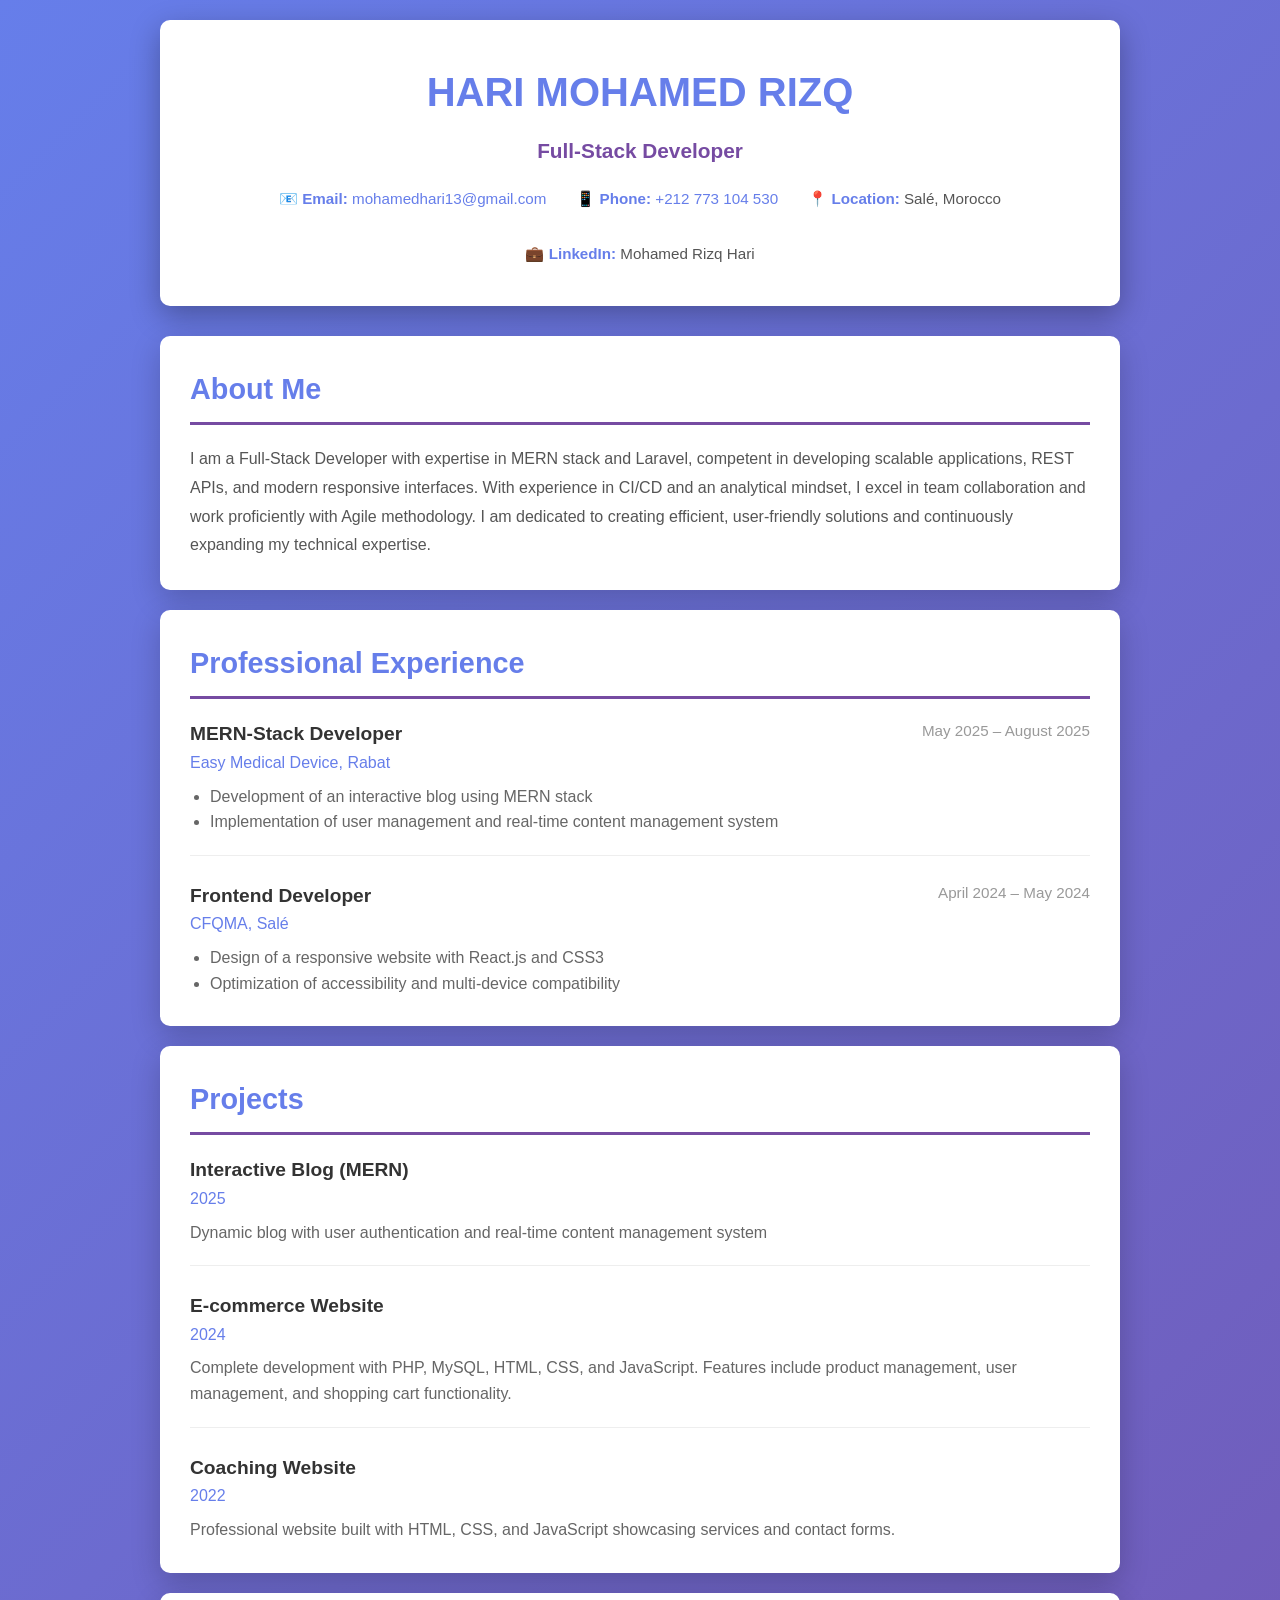
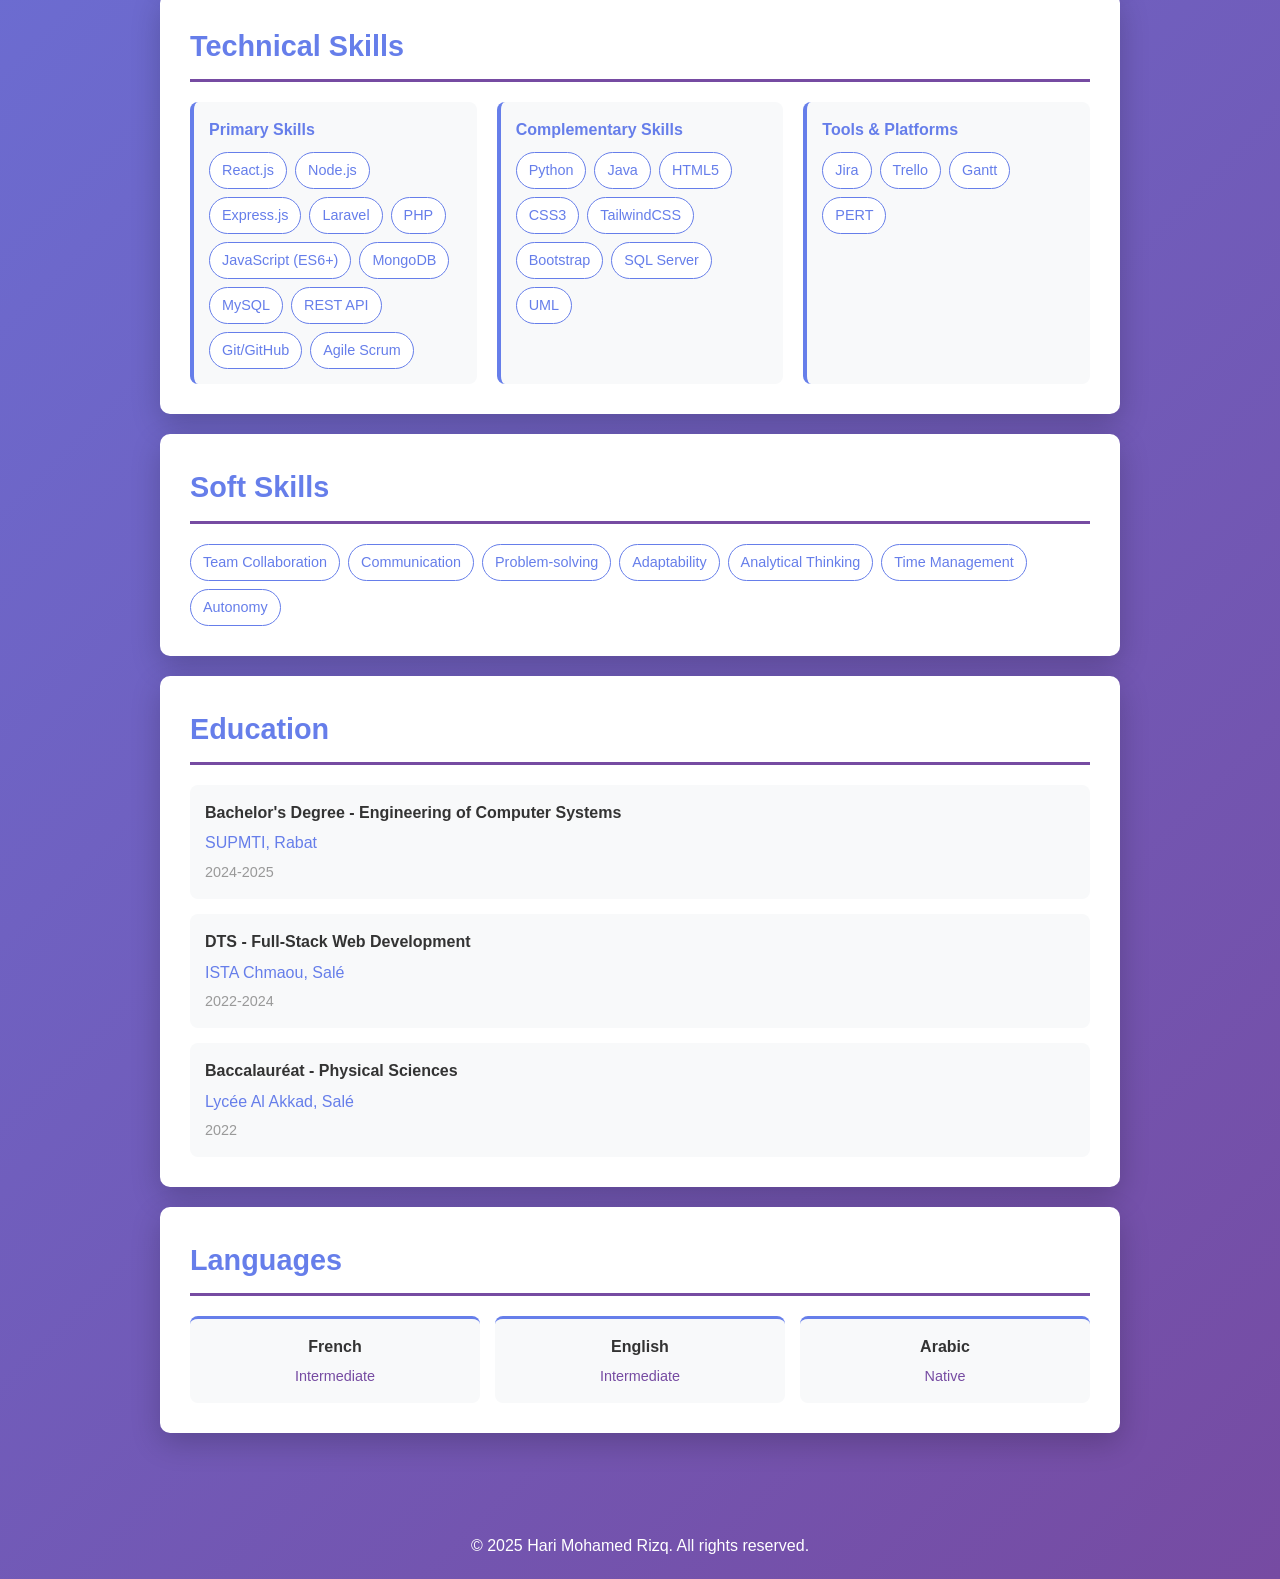
<file: HariMohamed.html>
<!DOCTYPE html>
<html lang="en">
<head>
    <meta charset="UTF-8">
    <meta name="viewport" content="width=device-width, initial-scale=1.0">
    <title>Hari Mohamed - Full-Stack Developer Portfolio</title>
    <style>
        * {
            margin: 0;
            padding: 0;
            box-sizing: border-box;
        }

        body {
            font-family: 'Segoe UI', Tahoma, Geneva, Verdana, sans-serif;
            line-height: 1.6;
            color: #333;
            background: linear-gradient(135deg, #667eea 0%, #764ba2 100%);
            min-height: 100vh;
        }

        .container {
            max-width: 1000px;
            margin: 0 auto;
            padding: 20px;
        }

        /* Header */
        header {
            background: white;
            padding: 40px;
            border-radius: 10px;
            margin-bottom: 30px;
            box-shadow: 0 10px 30px rgba(0, 0, 0, 0.3);
            text-align: center;
        }

        h1 {
            color: #667eea;
            font-size: 2.5em;
            margin-bottom: 10px;
        }

        .title {
            color: #764ba2;
            font-size: 1.3em;
            font-weight: 600;
            margin-bottom: 20px;
        }

        .contact-info {
            display: flex;
            justify-content: center;
            gap: 30px;
            flex-wrap: wrap;
            margin-top: 15px;
        }

        .contact-item {
            font-size: 0.95em;
            color: #555;
        }

        .contact-item strong {
            color: #667eea;
        }

        .contact-item a {
            color: #667eea;
            text-decoration: none;
            transition: color 0.3s;
        }

        .contact-item a:hover {
            color: #764ba2;
            text-decoration: underline;
        }

        /* Main Content */
        .section {
            background: white;
            padding: 30px;
            border-radius: 10px;
            margin-bottom: 20px;
            box-shadow: 0 10px 30px rgba(0, 0, 0, 0.2);
        }

        .section h2 {
            color: #667eea;
            font-size: 1.8em;
            margin-bottom: 20px;
            padding-bottom: 10px;
            border-bottom: 3px solid #764ba2;
        }

        /* About Section */
        .about-text {
            font-size: 1em;
            line-height: 1.8;
            color: #555;
        }

        /* Experience & Projects */
        .item {
            margin-bottom: 25px;
            padding-bottom: 20px;
            border-bottom: 1px solid #eee;
        }

        .item:last-child {
            border-bottom: none;
            padding-bottom: 0;
            margin-bottom: 0;
        }

        .item-header {
            display: flex;
            justify-content: space-between;
            align-items: start;
            flex-wrap: wrap;
            gap: 10px;
            margin-bottom: 5px;
        }

        .item-title {
            font-size: 1.2em;
            font-weight: 600;
            color: #333;
        }

        .item-subtitle {
            color: #667eea;
            font-weight: 500;
        }

        .item-date {
            color: #999;
            font-size: 0.95em;
        }

        .item-description {
            color: #666;
            margin-top: 8px;
            line-height: 1.6;
        }

        /* Skills Section */
        .skills-container {
            display: grid;
            grid-template-columns: repeat(auto-fit, minmax(200px, 1fr));
            gap: 20px;
        }

        .skill-category {
            background: #f8f9fa;
            padding: 15px;
            border-radius: 8px;
            border-left: 4px solid #667eea;
        }

        .skill-category h3 {
            color: #667eea;
            margin-bottom: 10px;
            font-size: 1em;
        }

        .skill-list {
            display: flex;
            flex-wrap: wrap;
            gap: 8px;
        }

        .skill-tag {
            background: white;
            color: #667eea;
            padding: 6px 12px;
            border-radius: 20px;
            border: 1px solid #667eea;
            font-size: 0.9em;
            transition: all 0.3s;
        }

        .skill-tag:hover {
            background: #667eea;
            color: white;
        }

        /* Education Section */
        .education-item {
            background: #f8f9fa;
            padding: 15px;
            border-radius: 8px;
            margin-bottom: 15px;
        }

        .education-item:last-child {
            margin-bottom: 0;
        }

        .degree {
            font-weight: 600;
            color: #333;
            margin-bottom: 5px;
        }

        .school {
            color: #667eea;
            font-weight: 500;
        }

        .education-duration {
            color: #999;
            font-size: 0.9em;
            margin-top: 5px;
        }

        /* Languages */
        .languages-grid {
            display: grid;
            grid-template-columns: repeat(auto-fit, minmax(150px, 1fr));
            gap: 15px;
        }

        .language-item {
            background: #f8f9fa;
            padding: 15px;
            border-radius: 8px;
            text-align: center;
            border-top: 3px solid #667eea;
        }

        .language-name {
            font-weight: 600;
            color: #333;
            margin-bottom: 5px;
        }

        .language-level {
            color: #764ba2;
            font-size: 0.9em;
        }

        /* Footer */
        footer {
            text-align: center;
            color: white;
            padding: 20px;
            margin-top: 40px;
        }

        /* Responsive Design */
        @media (max-width: 768px) {
            h1 {
                font-size: 1.8em;
            }

            header {
                padding: 25px;
            }

            .contact-info {
                gap: 15px;
                font-size: 0.9em;
            }

            .item-header {
                flex-direction: column;
            }

            .skills-container {
                grid-template-columns: 1fr;
            }
        }
    </style>
</head>
<body>
    <div class="container">
        <!-- Header -->
        <header>
            <h1>HARI MOHAMED RIZQ</h1>
            <div class="title">Full-Stack Developer</div>
            <div class="contact-info">
                <div class="contact-item">
                    <strong>📧 Email:</strong> <a href="mailto:mohamedhari13@gmail.com">mohamedhari13@gmail.com</a>
                </div>
                <div class="contact-item">
                    <strong>📱 Phone:</strong> <a href="tel:+212773104530">+212 773 104 530</a>
                </div>
                <div class="contact-item">
                    <strong>📍 Location:</strong> Salé, Morocco
                </div>
                <div class="contact-item">
                    <strong>💼 LinkedIn:</strong> Mohamed Rizq Hari
                </div>
            </div>
        </header>

        <!-- About Section -->
        <section class="section">
            <h2>About Me</h2>
            <p class="about-text">
                I am a Full-Stack Developer with expertise in MERN stack and Laravel, competent in developing scalable applications, REST APIs, and modern responsive interfaces. With experience in CI/CD and an analytical mindset, I excel in team collaboration and work proficiently with Agile methodology. I am dedicated to creating efficient, user-friendly solutions and continuously expanding my technical expertise.
            </p>
        </section>

        <!-- Professional Experience -->
        <section class="section">
            <h2>Professional Experience</h2>

            <div class="item">
                <div class="item-header">
                    <div>
                        <div class="item-title">MERN-Stack Developer</div>
                        <div class="item-subtitle">Easy Medical Device, Rabat</div>
                    </div>
                    <div class="item-date">May 2025 – August 2025</div>
                </div>
                <div class="item-description">
                    <ul style="margin-left: 20px; color: #666;">
                        <li>Development of an interactive blog using MERN stack</li>
                        <li>Implementation of user management and real-time content management system</li>
                    </ul>
                </div>
            </div>

            <div class="item">
                <div class="item-header">
                    <div>
                        <div class="item-title">Frontend Developer</div>
                        <div class="item-subtitle">CFQMA, Salé</div>
                    </div>
                    <div class="item-date">April 2024 – May 2024</div>
                </div>
                <div class="item-description">
                    <ul style="margin-left: 20px; color: #666;">
                        <li>Design of a responsive website with React.js and CSS3</li>
                        <li>Optimization of accessibility and multi-device compatibility</li>
                    </ul>
                </div>
            </div>
        </section>

        <!-- Projects -->
        <section class="section">
            <h2>Projects</h2>

            <div class="item">
                <div class="item-header">
                    <div>
                        <div class="item-title">Interactive Blog (MERN)</div>
                        <div class="item-subtitle">2025</div>
                    </div>
                </div>
                <div class="item-description">
                    Dynamic blog with user authentication and real-time content management system
                </div>
            </div>

            <div class="item">
                <div class="item-header">
                    <div>
                        <div class="item-title">E-commerce Website</div>
                        <div class="item-subtitle">2024</div>
                    </div>
                </div>
                <div class="item-description">
                    Complete development with PHP, MySQL, HTML, CSS, and JavaScript. Features include product management, user management, and shopping cart functionality.
                </div>
            </div>

            <div class="item">
                <div class="item-header">
                    <div>
                        <div class="item-title">Coaching Website</div>
                        <div class="item-subtitle">2022</div>
                    </div>
                </div>
                <div class="item-description">
                    Professional website built with HTML, CSS, and JavaScript showcasing services and contact forms.
                </div>
            </div>
        </section>

        <!-- Skills -->
        <section class="section">
            <h2>Technical Skills</h2>
            <div class="skills-container">
                <div class="skill-category">
                    <h3>Primary Skills</h3>
                    <div class="skill-list">
                        <span class="skill-tag">React.js</span>
                        <span class="skill-tag">Node.js</span>
                        <span class="skill-tag">Express.js</span>
                        <span class="skill-tag">Laravel</span>
                        <span class="skill-tag">PHP</span>
                        <span class="skill-tag">JavaScript (ES6+)</span>
                        <span class="skill-tag">MongoDB</span>
                        <span class="skill-tag">MySQL</span>
                        <span class="skill-tag">REST API</span>
                        <span class="skill-tag">Git/GitHub</span>
                        <span class="skill-tag">Agile Scrum</span>
                    </div>
                </div>

                <div class="skill-category">
                    <h3>Complementary Skills</h3>
                    <div class="skill-list">
                        <span class="skill-tag">Python</span>
                        <span class="skill-tag">Java</span>
                        <span class="skill-tag">HTML5</span>
                        <span class="skill-tag">CSS3</span>
                        <span class="skill-tag">TailwindCSS</span>
                        <span class="skill-tag">Bootstrap</span>
                        <span class="skill-tag">SQL Server</span>
                        <span class="skill-tag">UML</span>
                    </div>
                </div>

                <div class="skill-category">
                    <h3>Tools & Platforms</h3>
                    <div class="skill-list">
                        <span class="skill-tag">Jira</span>
                        <span class="skill-tag">Trello</span>
                        <span class="skill-tag">Gantt</span>
                        <span class="skill-tag">PERT</span>
                    </div>
                </div>
            </div>
        </section>

        <!-- Soft Skills -->
        <section class="section">
            <h2>Soft Skills</h2>
            <div class="skill-list">
                <span class="skill-tag">Team Collaboration</span>
                <span class="skill-tag">Communication</span>
                <span class="skill-tag">Problem-solving</span>
                <span class="skill-tag">Adaptability</span>
                <span class="skill-tag">Analytical Thinking</span>
                <span class="skill-tag">Time Management</span>
                <span class="skill-tag">Autonomy</span>
            </div>
        </section>

        <!-- Education -->
        <section class="section">
            <h2>Education</h2>

            <div class="education-item">
                <div class="degree">Bachelor's Degree - Engineering of Computer Systems</div>
                <div class="school">SUPMTI, Rabat</div>
                <div class="education-duration">2024-2025</div>
            </div>

            <div class="education-item">
                <div class="degree">DTS - Full-Stack Web Development</div>
                <div class="school">ISTA Chmaou, Salé</div>
                <div class="education-duration">2022-2024</div>
            </div>

            <div class="education-item">
                <div class="degree">Baccalauréat - Physical Sciences</div>
                <div class="school">Lycée Al Akkad, Salé</div>
                <div class="education-duration">2022</div>
            </div>
        </section>

        <!-- Languages -->
        <section class="section">
            <h2>Languages</h2>
            <div class="languages-grid">
                <div class="language-item">
                    <div class="language-name">French</div>
                    <div class="language-level">Intermediate</div>
                </div>
                <div class="language-item">
                    <div class="language-name">English</div>
                    <div class="language-level">Intermediate</div>
                </div>
                <div class="language-item">
                    <div class="language-name">Arabic</div>
                    <div class="language-level">Native</div>
                </div>
            </div>
        </section>
    </div>

    <!-- Footer -->
    <footer>
        <p>&copy; 2025 Hari Mohamed Rizq. All rights reserved.</p>
    </footer>
</body>
</html>
</file>
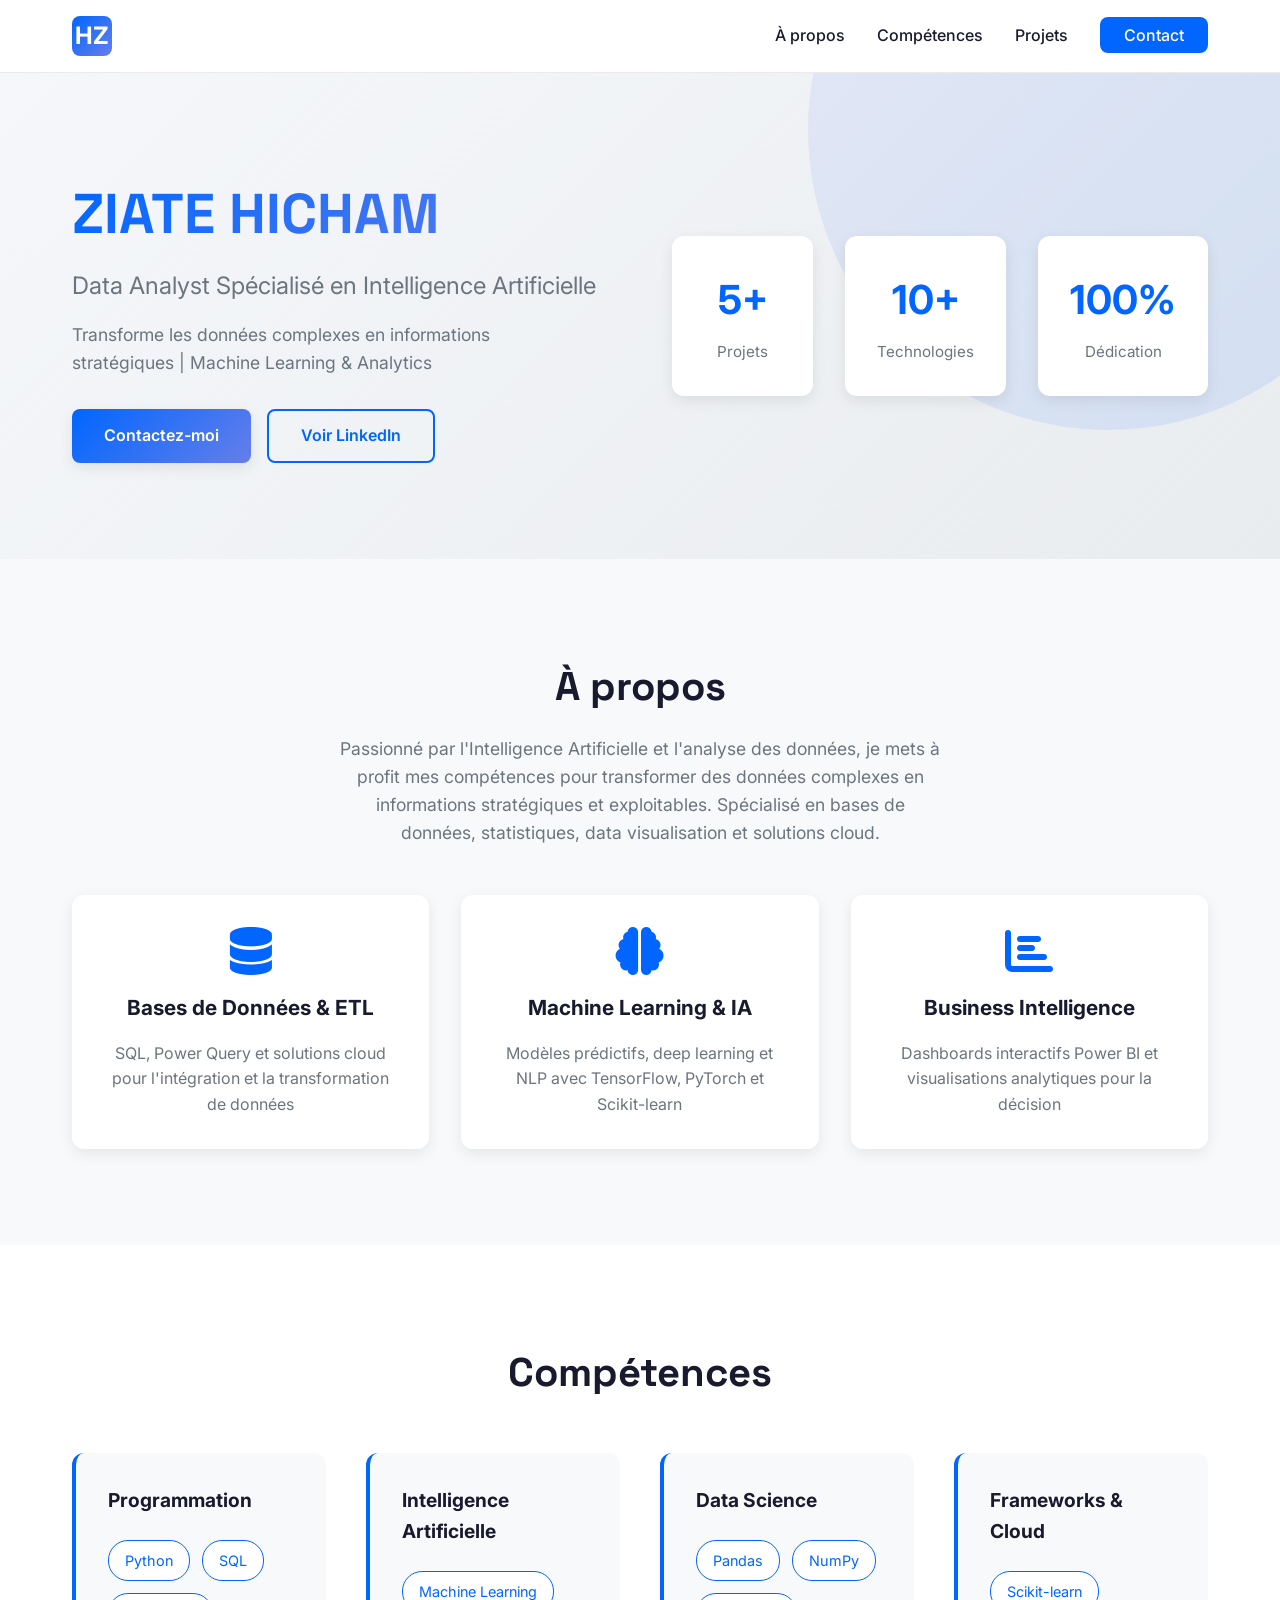
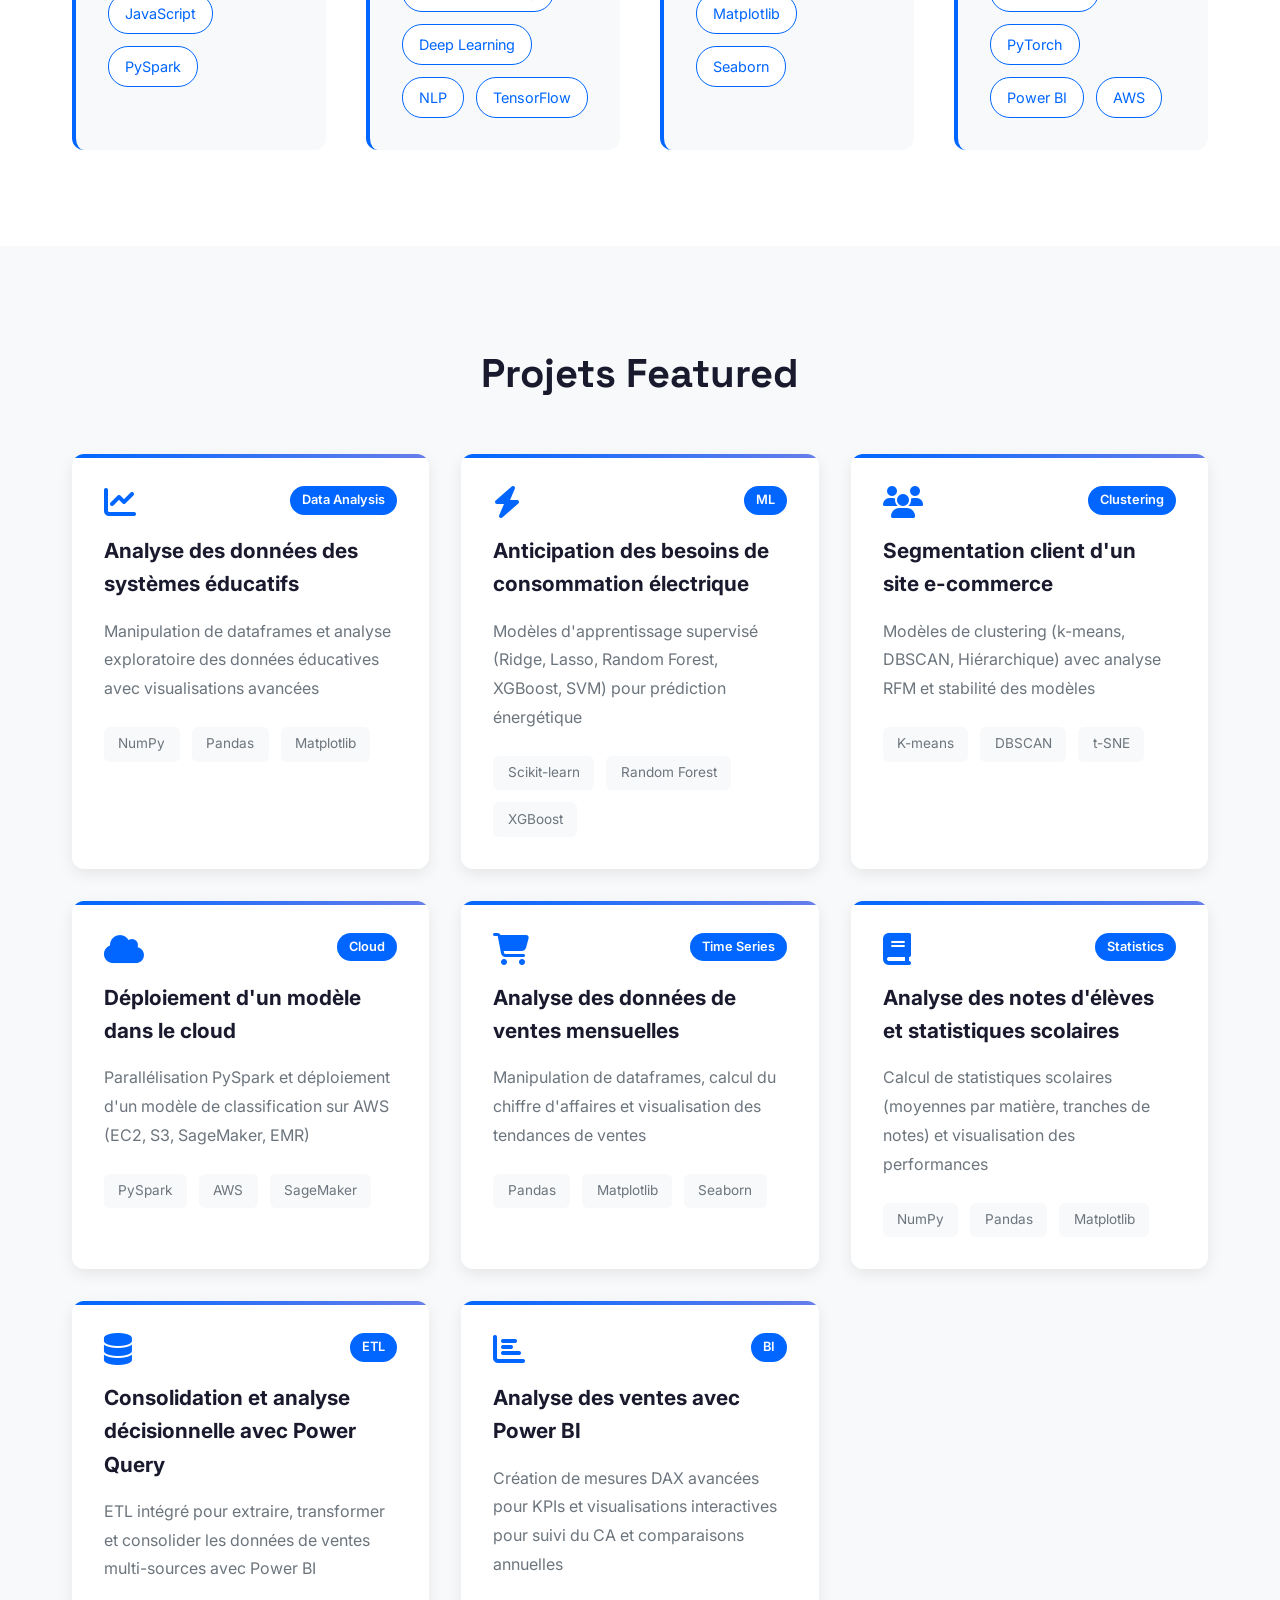
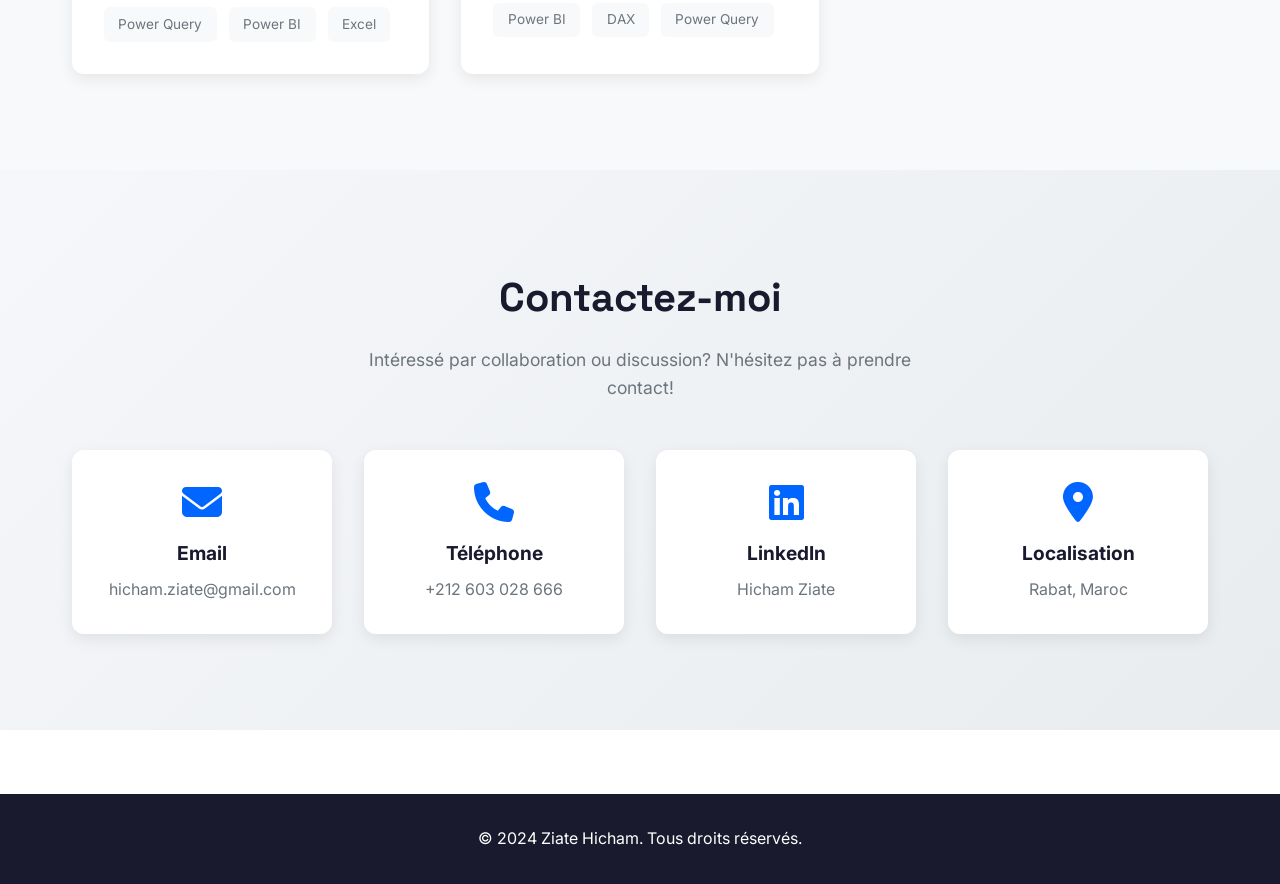
<file: hicham ziate.html>
<!DOCTYPE html>
<html lang="fr">
<head>
  <meta charset="UTF-8" />
  <meta name="viewport" content="width=device-width, initial-scale=1.0" />
  <title>Hicham Ziate - Data Analyst & IA Specialist</title>
  <link rel="preconnect" href="https://fonts.googleapis.com" />
  <link rel="preconnect" href="https://fonts.gstatic.com" crossorigin />
  <link href="https://fonts.googleapis.com/css2?family=Inter:wght@300;400;500;600;700&family=Space+Grotesk:wght@600;700&display=swap" rel="stylesheet" />
  <link rel="stylesheet" href="https://cdnjs.cloudflare.com/ajax/libs/font-awesome/6.4.0/css/all.min.css" />
  <style>
    * {
      margin: 0;
      padding: 0;
      box-sizing: border-box;
    }

    :root {
      --primary: #0066ff;
      --primary-dark: #0052cc;
      --secondary: #667eea;
      --accent: #ff6b6b;
      --dark: #1a1a2e;
      --light: #f8f9fa;
      --gray: #6c757d;
      --white: #ffffff;
      --shadow: 0 10px 40px rgba(0, 0, 0, 0.1);
      --shadow-sm: 0 5px 15px rgba(0, 0, 0, 0.08);
    }

    html {
      scroll-behavior: smooth;
    }

    body {
      font-family: "Inter", sans-serif;
      color: var(--dark);
      background: var(--white);
      line-height: 1.6;
    }

    /* ========== NAVBAR ========== */
    .navbar {
      position: sticky;
      top: 0;
      z-index: 1000;
      background: rgba(255, 255, 255, 0.95);
      backdrop-filter: blur(10px);
      border-bottom: 1px solid rgba(0, 0, 0, 0.08);
      padding: 1rem 0;
    }

    .container-nav {
      max-width: 1200px;
      margin: 0 auto;
      padding: 0 2rem;
      display: flex;
      justify-content: space-between;
      align-items: center;
    }

    .logo {
      font-size: 1.5rem;
      font-weight: 700;
      text-decoration: none;
      color: var(--primary);
      display: flex;
      align-items: center;
      gap: 0.5rem;
    }

    .logo-icon {
      width: 40px;
      height: 40px;
      background: linear-gradient(135deg, var(--primary), var(--secondary));
      color: white;
      border-radius: 8px;
      display: flex;
      align-items: center;
      justify-content: center;
      font-weight: 700;
    }

    .nav-links {
      display: flex;
      list-style: none;
      gap: 2rem;
      align-items: center;
    }

    .nav-links a {
      text-decoration: none;
      color: var(--dark);
      font-weight: 500;
      transition: color 0.3s ease;
    }

    .nav-links a:hover {
      color: var(--primary);
    }

    .btn-cta {
      background: var(--primary);
      color: var(--white) !important;
      padding: 0.5rem 1.5rem;
      border-radius: 8px;
      transition: all 0.3s ease;
    }

    .btn-cta:hover {
      background: var(--primary-dark);
      transform: translateY(-2px);
      box-shadow: var(--shadow-sm);
    }

    /* ========== HERO SECTION ========== */
    .hero-section {
      padding: 6rem 2rem;
      background: linear-gradient(135deg, #f5f7fa 0%, #e9ecef 100%);
      position: relative;
      overflow: hidden;
    }

    .hero-section::before {
      content: "";
      position: absolute;
      top: -50%;
      right: -10%;
      width: 600px;
      height: 600px;
      background: linear-gradient(135deg, rgba(102, 126, 234, 0.1), rgba(0, 102, 255, 0.1));
      border-radius: 50%;
      z-index: 0;
    }

    .container-wide {
      max-width: 1200px;
      margin: 0 auto;
      padding: 0 2rem;
      position: relative;
      z-index: 1;
    }

    .hero-section .container-wide {
      display: grid;
      grid-template-columns: 1fr 1fr;
      gap: 4rem;
      align-items: center;
    }

    .hero-content h1 {
      font-family: "Space Grotesk", sans-serif;
      font-size: 4rem;
      font-weight: 700;
      margin-bottom: 0.5rem;
      background: linear-gradient(135deg, var(--primary), var(--secondary));
      -webkit-background-clip: text;
      -webkit-text-fill-color: transparent;
      background-clip: text;
    }

    .hero-content .hero-title {
      font-size: 3.5rem;
    }

    .hero-subtitle {
      font-size: 1.5rem;
      color: var(--gray);
      margin-bottom: 1rem;
    }

    .hero-description {
      font-size: 1.1rem;
      color: var(--gray);
      margin-bottom: 2rem;
      max-width: 500px;
    }

    .hero-buttons {
      display: flex;
      gap: 1rem;
      flex-wrap: wrap;
    }

    .btn {
      padding: 0.75rem 2rem;
      border-radius: 8px;
      text-decoration: none;
      font-weight: 600;
      transition: all 0.3s ease;
      border: none;
      cursor: pointer;
      display: inline-flex;
      align-items: center;
      justify-content: center;
      gap: 0.5rem;
    }

    .btn-primary {
      background: linear-gradient(135deg, var(--primary), var(--secondary));
      color: var(--white);
      box-shadow: var(--shadow-sm);
    }

    .btn-primary:hover {
      transform: translateY(-3px);
      box-shadow: var(--shadow);
    }

    .btn-secondary {
      border: 2px solid var(--primary);
      color: var(--primary);
      background: transparent;
    }

    .btn-secondary:hover {
      background: var(--primary);
      color: var(--white);
    }

    .hero-stats {
      display: grid;
      grid-template-columns: repeat(3, 1fr);
      gap: 2rem;
    }

    .stat-item {
      text-align: center;
      padding: 2rem;
      background: var(--white);
      border-radius: 12px;
      box-shadow: var(--shadow-sm);
      transition: all 0.3s ease;
    }

    .stat-item:hover {
      transform: translateY(-5px);
      box-shadow: var(--shadow);
    }

    .stat-number {
      display: block;
      font-size: 2.5rem;
      font-weight: 700;
      color: var(--primary);
      margin-bottom: 0.5rem;
    }

    .stat-label {
      display: block;
      color: var(--gray);
      font-size: 0.95rem;
    }

    /* ========== SECTIONS ========== */
    .section {
      padding: 6rem 2rem;
    }

    .section-title {
      font-family: "Space Grotesk", sans-serif;
      font-size: 2.5rem;
      font-weight: 700;
      margin-bottom: 1rem;
      text-align: center;
    }

    .section-description {
      text-align: center;
      color: var(--gray);
      font-size: 1.1rem;
      max-width: 600px;
      margin: 0 auto 3rem;
    }

    /* ========== ABOUT SECTION ========== */
    .about-section {
      background: var(--light);
    }

    .about-grid {
      display: grid;
      grid-template-columns: repeat(auto-fit, minmax(280px, 1fr));
      gap: 2rem;
      margin-top: 3rem;
    }

    .about-card {
      background: var(--white);
      padding: 2rem;
      border-radius: 12px;
      box-shadow: var(--shadow-sm);
      transition: all 0.3s ease;
      text-align: center;
    }

    .about-card:hover {
      transform: translateY(-8px);
      box-shadow: var(--shadow);
    }

    .about-card i {
      font-size: 3rem;
      color: var(--primary);
      margin-bottom: 1rem;
    }

    .about-card h3 {
      margin-bottom: 1rem;
      font-size: 1.3rem;
    }

    .about-card p {
      color: var(--gray);
    }

    /* ========== SKILLS SECTION ========== */
    .skills-section {
      background: var(--white);
    }

    .skills-grid {
      display: grid;
      grid-template-columns: repeat(auto-fit, minmax(250px, 1fr));
      gap: 2.5rem;
      margin-top: 3rem;
    }

    .skill-category {
      background: var(--light);
      padding: 2rem;
      border-radius: 12px;
      border-left: 4px solid var(--primary);
      transition: all 0.3s ease;
    }

    .skill-category:hover {
      box-shadow: var(--shadow-sm);
      transform: translateX(5px);
    }

    .skill-category h3 {
      font-size: 1.2rem;
      margin-bottom: 1.5rem;
      color: var(--dark);
    }

    .skill-tags {
      display: flex;
      flex-wrap: wrap;
      gap: 0.75rem;
    }

    .skill-tag {
      background: var(--white);
      padding: 0.5rem 1rem;
      border-radius: 20px;
      font-size: 0.9rem;
      color: var(--primary);
      border: 1px solid var(--primary);
      transition: all 0.3s ease;
    }

    .skill-tag:hover {
      background: var(--primary);
      color: var(--white);
    }

    /* ========== PROJECTS SECTION ========== */
    .projects-section {
      background: var(--light);
    }

    .projects-grid {
      display: grid;
      grid-template-columns: repeat(auto-fit, minmax(300px, 1fr));
      gap: 2rem;
      margin-top: 3rem;
    }

    .project-card {
      background: var(--white);
      padding: 2rem;
      border-radius: 12px;
      box-shadow: var(--shadow-sm);
      transition: all 0.3s ease;
      position: relative;
      overflow: hidden;
    }

    .project-card::before {
      content: "";
      position: absolute;
      top: 0;
      left: 0;
      width: 100%;
      height: 4px;
      background: linear-gradient(90deg, var(--primary), var(--secondary));
    }

    .project-card:hover {
      transform: translateY(-10px);
      box-shadow: var(--shadow);
    }

    .project-header {
      display: flex;
      justify-content: space-between;
      align-items: start;
      margin-bottom: 1rem;
    }

    .project-header i {
      font-size: 2rem;
      color: var(--primary);
    }

    .project-tag {
      background: var(--primary);
      color: var(--white);
      padding: 0.25rem 0.75rem;
      border-radius: 20px;
      font-size: 0.8rem;
      font-weight: 600;
    }

    .project-card h3 {
      margin-bottom: 1rem;
      font-size: 1.3rem;
    }

    .project-card p {
      color: var(--gray);
      margin-bottom: 1.5rem;
      line-height: 1.8;
    }

    .project-tech {
      display: flex;
      flex-wrap: wrap;
      gap: 0.75rem;
    }

    .project-tech span {
      background: var(--light);
      padding: 0.4rem 0.9rem;
      border-radius: 6px;
      font-size: 0.85rem;
      color: var(--gray);
    }

    /* ========== EXPERIENCE SECTION ========== */
    .experience-section {
      background: var(--white);
    }

    .timeline {
      position: relative;
      max-width: 700px;
      margin: 3rem auto;
    }

    .timeline::before {
      content: "";
      position: absolute;
      left: 50%;
      transform: translateX(-50%);
      width: 3px;
      height: 100%;
      background: linear-gradient(180deg, var(--primary), var(--secondary));
    }

    .timeline-item {
      margin-bottom: 3rem;
      display: grid;
      grid-template-columns: 1fr 1fr;
      gap: 2rem;
      align-items: center;
    }

    .timeline-item:nth-child(even) .timeline-content {
      order: -1;
    }

    .timeline-marker {
      width: 15px;
      height: 15px;
      background: var(--primary);
      border: 4px solid var(--white);
      border-radius: 50%;
      box-shadow: 0 0 0 4px var(--primary);
      position: relative;
      left: 50%;
      transform: translateX(-50%);
      grid-column: 1 / -1;
    }

    .timeline-content {
      background: var(--light);
      padding: 1.5rem;
      border-radius: 8px;
      transition: all 0.3s ease;
    }

    .timeline-content:hover {
      box-shadow: var(--shadow-sm);
      transform: translateX(5px);
    }

    .timeline-content h3 {
      margin-bottom: 0.5rem;
      font-size: 1.2rem;
    }

    .timeline-date {
      color: var(--primary);
      font-weight: 600;
      margin-bottom: 0.75rem;
    }

    .timeline-content p {
      color: var(--gray);
      line-height: 1.8;
    }

    /* ========== CONTACT SECTION ========== */
    .contact-section {
      background: linear-gradient(135deg, #f5f7fa 0%, #e9ecef 100%);
    }

    .contact-grid {
      display: grid;
      grid-template-columns: repeat(auto-fit, minmax(250px, 1fr));
      gap: 2rem;
      margin-top: 3rem;
    }

    .contact-card {
      background: var(--white);
      padding: 2rem;
      border-radius: 12px;
      text-decoration: none;
      color: inherit;
      transition: all 0.3s ease;
      box-shadow: var(--shadow-sm);
      text-align: center;
    }

    .contact-card:hover {
      transform: translateY(-8px);
      box-shadow: var(--shadow);
      color: var(--primary);
    }

    .contact-card i {
      font-size: 2.5rem;
      color: var(--primary);
      margin-bottom: 1rem;
    }

    .contact-card h3 {
      margin-bottom: 0.5rem;
      font-size: 1.2rem;
    }

    .contact-card p {
      color: var(--gray);
    }

    /* ========== FOOTER ========== */
    .footer {
      background: var(--dark);
      color: var(--white);
      text-align: center;
      padding: 2rem;
      margin-top: 4rem;
    }

    /* ========== RESPONSIVE ========== */
    @media (max-width: 768px) {
      .navbar {
        padding: 1rem 0;
      }

      .nav-links {
        gap: 1rem;
        font-size: 0.9rem;
      }

      .hero-content h1 {
        font-size: 2.5rem;
      }

      .hero-section .container-wide {
        grid-template-columns: 1fr;
        padding: 0 1.5rem;
        gap: 2rem;
      }

      .hero-stats {
        grid-template-columns: 1fr;
      }

      .section-title {
        font-size: 2rem;
      }

      .timeline::before {
        left: 10px;
      }

      .timeline-item {
        grid-template-columns: 1fr;
        gap: 1rem;
      }

      .timeline-item:nth-child(even) .timeline-content {
        order: unset;
      }

      .timeline-marker {
        left: 10px;
      }

      .timeline-content {
        margin-left: 30px;
      }
    }

    @keyframes fadeInUp {
      from {
        opacity: 0;
        transform: translateY(30px);
      }
      to {
        opacity: 1;
        transform: translateY(0);
      }
    }
  </style>
</head>
<body>
  <!-- Navigation -->
  <nav class="navbar">
    <div class="container-nav">
      <a href="#" class="logo">
        <span class="logo-icon">HZ</span>
      </a>
      <ul class="nav-links">
        <li><a href="#about">À propos</a></li>
        <li><a href="#skills">Compétences</a></li>
        <li><a href="#projects">Projets</a></li>
        <li><a href="#contact" class="btn-cta">Contact</a></li>
      </ul>
    </div>
  </nav>

  <!-- Hero Section -->
  <section class="hero-section">
    <div class="container-wide">
      <div class="hero-content">
        <h1 class="hero-title">ZIATE HICHAM</h1>
        <p class="hero-subtitle">Data Analyst Spécialisé en Intelligence Artificielle</p>
        <p class="hero-description">Transforme les données complexes en informations stratégiques | Machine Learning & Analytics</p>
        <div class="hero-buttons">
          <a href="#contact" class="btn btn-primary">Contactez-moi</a>
          <a href="https://www.linkedin.com/in/hicham-ziate-970005237/" target="_blank" class="btn btn-secondary">Voir LinkedIn</a>
        </div>
      </div>
      <div class="hero-stats">
        <div class="stat-item">
          <span class="stat-number">5+</span>
          <span class="stat-label">Projets</span>
        </div>
        <div class="stat-item">
          <span class="stat-number">10+</span>
          <span class="stat-label">Technologies</span>
        </div>
        <div class="stat-item">
          <span class="stat-number">100%</span>
          <span class="stat-label">Dédication</span>
        </div>
      </div>
    </div>
  </section>

  <!-- About Section -->
  <section id="about" class="section about-section">
    <div class="container-wide">
      <h2 class="section-title">À propos</h2>
      <p class="section-description">Passionné par l'Intelligence Artificielle et l'analyse des données, je mets à profit mes compétences pour transformer des données complexes en informations stratégiques et exploitables. Spécialisé en bases de données, statistiques, data visualisation et solutions cloud.</p>
      <div class="about-grid">
        <div class="about-card">
          <i class="fas fa-database"></i>
          <h3>Bases de Données & ETL</h3>
          <p>SQL, Power Query et solutions cloud pour l'intégration et la transformation de données</p>
        </div>
        <div class="about-card">
          <i class="fas fa-brain"></i>
          <h3>Machine Learning & IA</h3>
          <p>Modèles prédictifs, deep learning et NLP avec TensorFlow, PyTorch et Scikit-learn</p>
        </div>
        <div class="about-card">
          <i class="fas fa-chart-bar"></i>
          <h3>Business Intelligence</h3>
          <p>Dashboards interactifs Power BI et visualisations analytiques pour la décision</p>
        </div>
      </div>
    </div>
  </section>

  <!-- Skills Section -->
  <section id="skills" class="section skills-section">
    <div class="container-wide">
      <h2 class="section-title">Compétences</h2>
      <div class="skills-grid">
        <div class="skill-category">
          <h3>Programmation</h3>
          <div class="skill-tags">
            <span class="skill-tag">Python</span>
            <span class="skill-tag">SQL</span>
            <span class="skill-tag">JavaScript</span>
            <span class="skill-tag">PySpark</span>
          </div>
        </div>
        <div class="skill-category">
          <h3>Intelligence Artificielle</h3>
          <div class="skill-tags">
            <span class="skill-tag">Machine Learning</span>
            <span class="skill-tag">Deep Learning</span>
            <span class="skill-tag">NLP</span>
            <span class="skill-tag">TensorFlow</span>
          </div>
        </div>
        <div class="skill-category">
          <h3>Data Science</h3>
          <div class="skill-tags">
            <span class="skill-tag">Pandas</span>
            <span class="skill-tag">NumPy</span>
            <span class="skill-tag">Matplotlib</span>
            <span class="skill-tag">Seaborn</span>
          </div>
        </div>
        <div class="skill-category">
          <h3>Frameworks & Cloud</h3>
          <div class="skill-tags">
            <span class="skill-tag">Scikit-learn</span>
            <span class="skill-tag">PyTorch</span>
            <span class="skill-tag">Power BI</span>
            <span class="skill-tag">AWS</span>
          </div>
        </div>
      </div>
    </div>
  </section>

  <!-- Projects Section -->
  <section id="projects" class="section projects-section">
    <div class="container-wide">
      <h2 class="section-title">Projets Featured</h2>
      <div class="projects-grid">
        <div class="project-card">
          <div class="project-header">
            <i class="fas fa-chart-line"></i>
            <span class="project-tag">Data Analysis</span>
          </div>
          <h3>Analyse des données des systèmes éducatifs</h3>
          <p>Manipulation de dataframes et analyse exploratoire des données éducatives avec visualisations avancées</p>
          <div class="project-tech">
            <span>NumPy</span>
            <span>Pandas</span>
            <span>Matplotlib</span>
          </div>
        </div>
        <div class="project-card">
          <div class="project-header">
            <i class="fas fa-bolt"></i>
            <span class="project-tag">ML</span>
          </div>
          <h3>Anticipation des besoins de consommation électrique</h3>
          <p>Modèles d'apprentissage supervisé (Ridge, Lasso, Random Forest, XGBoost, SVM) pour prédiction énergétique</p>
          <div class="project-tech">
            <span>Scikit-learn</span>
            <span>Random Forest</span>
            <span>XGBoost</span>
          </div>
        </div>
        <div class="project-card">
          <div class="project-header">
            <i class="fas fa-users"></i>
            <span class="project-tag">Clustering</span>
          </div>
          <h3>Segmentation client d'un site e-commerce</h3>
          <p>Modèles de clustering (k-means, DBSCAN, Hiérarchique) avec analyse RFM et stabilité des modèles</p>
          <div class="project-tech">
            <span>K-means</span>
            <span>DBSCAN</span>
            <span>t-SNE</span>
          </div>
        </div>
        <div class="project-card">
          <div class="project-header">
            <i class="fas fa-cloud"></i>
            <span class="project-tag">Cloud</span>
          </div>
          <h3>Déploiement d'un modèle dans le cloud</h3>
          <p>Parallélisation PySpark et déploiement d'un modèle de classification sur AWS (EC2, S3, SageMaker, EMR)</p>
          <div class="project-tech">
            <span>PySpark</span>
            <span>AWS</span>
            <span>SageMaker</span>
          </div>
        </div>
        <div class="project-card">
          <div class="project-header">
            <i class="fas fa-shopping-cart"></i>
            <span class="project-tag">Time Series</span>
          </div>
          <h3>Analyse des données de ventes mensuelles</h3>
          <p>Manipulation de dataframes, calcul du chiffre d'affaires et visualisation des tendances de ventes</p>
          <div class="project-tech">
            <span>Pandas</span>
            <span>Matplotlib</span>
            <span>Seaborn</span>
          </div>
        </div>
        <div class="project-card">
          <div class="project-header">
            <i class="fas fa-book"></i>
            <span class="project-tag">Statistics</span>
          </div>
          <h3>Analyse des notes d'élèves et statistiques scolaires</h3>
          <p>Calcul de statistiques scolaires (moyennes par matière, tranches de notes) et visualisation des performances</p>
          <div class="project-tech">
            <span>NumPy</span>
            <span>Pandas</span>
            <span>Matplotlib</span>
          </div>
        </div>
        <div class="project-card">
          <div class="project-header">
            <i class="fas fa-database"></i>
            <span class="project-tag">ETL</span>
          </div>
          <h3>Consolidation et analyse décisionnelle avec Power Query</h3>
          <p>ETL intégré pour extraire, transformer et consolider les données de ventes multi-sources avec Power BI</p>
          <div class="project-tech">
            <span>Power Query</span>
            <span>Power BI</span>
            <span>Excel</span>
          </div>
        </div>
        <div class="project-card">
          <div class="project-header">
            <i class="fas fa-chart-bar"></i>
            <span class="project-tag">BI</span>
          </div>
          <h3>Analyse des ventes avec Power BI</h3>
          <p>Création de mesures DAX avancées pour KPIs et visualisations interactives pour suivi du CA et comparaisons annuelles</p>
          <div class="project-tech">
            <span>Power BI</span>
            <span>DAX</span>
            <span>Power Query</span>
          </div>
        </div>
      </div>
    </div>
  </section>


  <!-- Contact Section -->
  <section id="contact" class="section contact-section">
    <div class="container-wide">
      <h2 class="section-title">Contactez-moi</h2>
      <p class="section-description">Intéressé par collaboration ou discussion? N'hésitez pas à prendre contact!</p>
      <div class="contact-grid">
        <a href="mailto:hicham.ziate@gmail.com" class="contact-card">
          <i class="fas fa-envelope"></i>
          <h3>Email</h3>
          <p>hicham.ziate@gmail.com</p>
        </a>
        <a href="tel:+212603028666" class="contact-card">
          <i class="fas fa-phone"></i>
          <h3>Téléphone</h3>
          <p>+212 603 028 666</p>
        </a>
        <a href="https://www.linkedin.com/in/hicham-ziate-970005237/" target="_blank" class="contact-card">
          <i class="fab fa-linkedin"></i>
          <h3>LinkedIn</h3>
          <p>Hicham Ziate</p>
        </a>
        <a href="#" class="contact-card">
          <i class="fas fa-map-marker-alt"></i>
          <h3>Localisation</h3>
          <p>Rabat, Maroc</p>
        </a>
      </div>
    </div>
  </section>

  <!-- Footer -->
  <footer class="footer">
    <p>&copy; 2024 Ziate Hicham. Tous droits réservés.</p>
  </footer>

  <script>
    // ========== SMOOTH SCROLL & NAVIGATION ==========
    document.querySelectorAll('a[href^="#"]').forEach(anchor => {
      anchor.addEventListener('click', function (e) {
        e.preventDefault();
        const target = document.querySelector(this.getAttribute('href'));
        if (target) {
          target.scrollIntoView({
            behavior: 'smooth',
            block: 'start'
          });
        }
      });
    });

    // ========== NAVBAR BACKGROUND ON SCROLL ==========
    window.addEventListener('scroll', () => {
      const navbar = document.querySelector('.navbar');
      if (window.scrollY > 50) {
        navbar.style.boxShadow = '0 2px 15px rgba(0, 0, 0, 0.1)';
      } else {
        navbar.style.boxShadow = 'none';
      }
    });

    // ========== INTERSECTION OBSERVER FOR ANIMATIONS ==========
    const observerOptions = {
      threshold: 0.1,
      rootMargin: '0px 0px -100px 0px'
    };

    const observer = new IntersectionObserver((entries) => {
      entries.forEach(entry => {
        if (entry.isIntersecting) {
          entry.target.style.animation = 'fadeInUp 0.6s ease forwards';
          observer.unobserve(entry.target);
        }
      });
    }, observerOptions);

    document.querySelectorAll('.about-card, .skill-category, .project-card, .timeline-item, .contact-card').forEach(el => {
      el.style.opacity = '0';
      observer.observe(el);
    });

    // ========== ACTIVE NAVIGATION LINK ==========
    window.addEventListener('scroll', () => {
      let current = '';
      const sections = document.querySelectorAll('section[id]');
      
      sections.forEach(section => {
        const sectionTop = section.offsetTop;
        const sectionHeight = section.clientHeight;
        if (pageYOffset >= sectionTop - 200) {
          current = section.getAttribute('id');
        }
      });

      document.querySelectorAll('.nav-links a').forEach(link => {
        link.style.color = '';
        if (link.getAttribute('href') === `#${current}`) {
          link.style.color = 'var(--primary)';
        }
      });
    });

    console.log('Portfolio chargé avec succès! 🚀');
  </script>
</body>
</html>
</file>
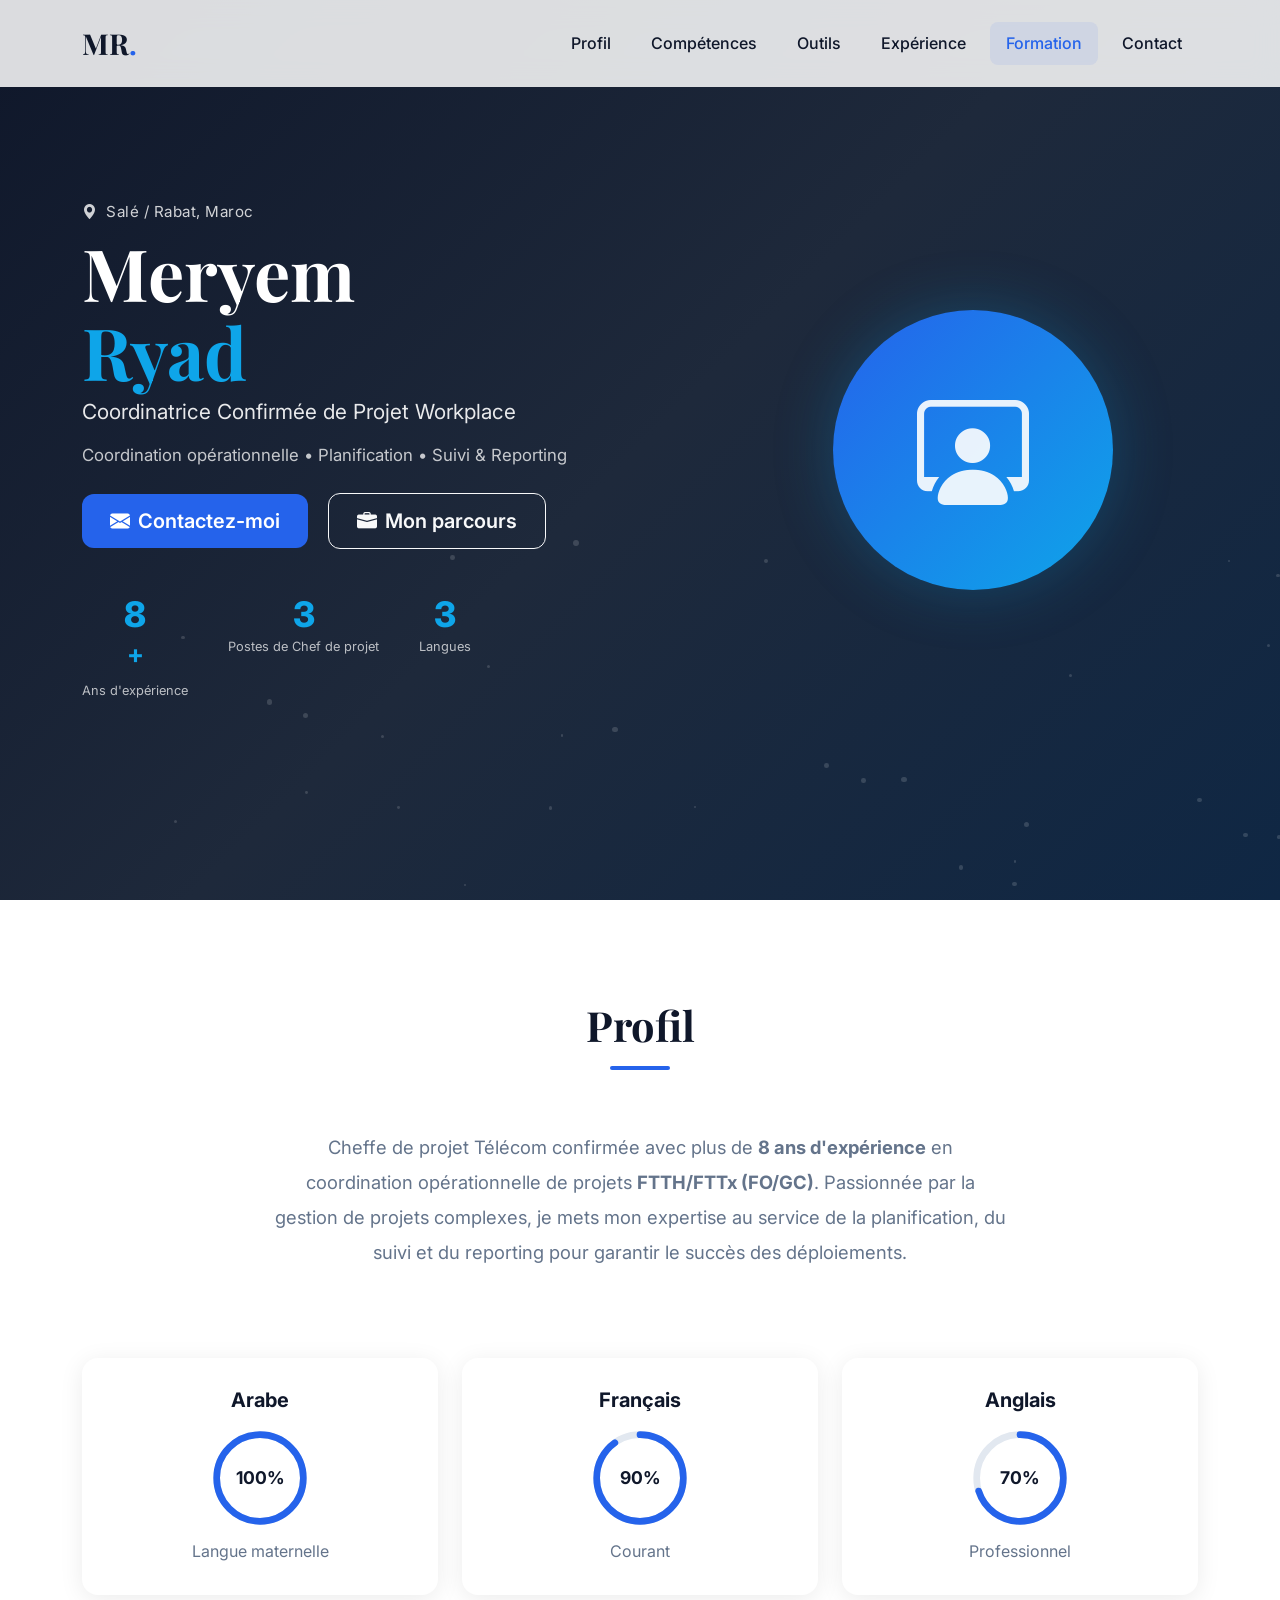
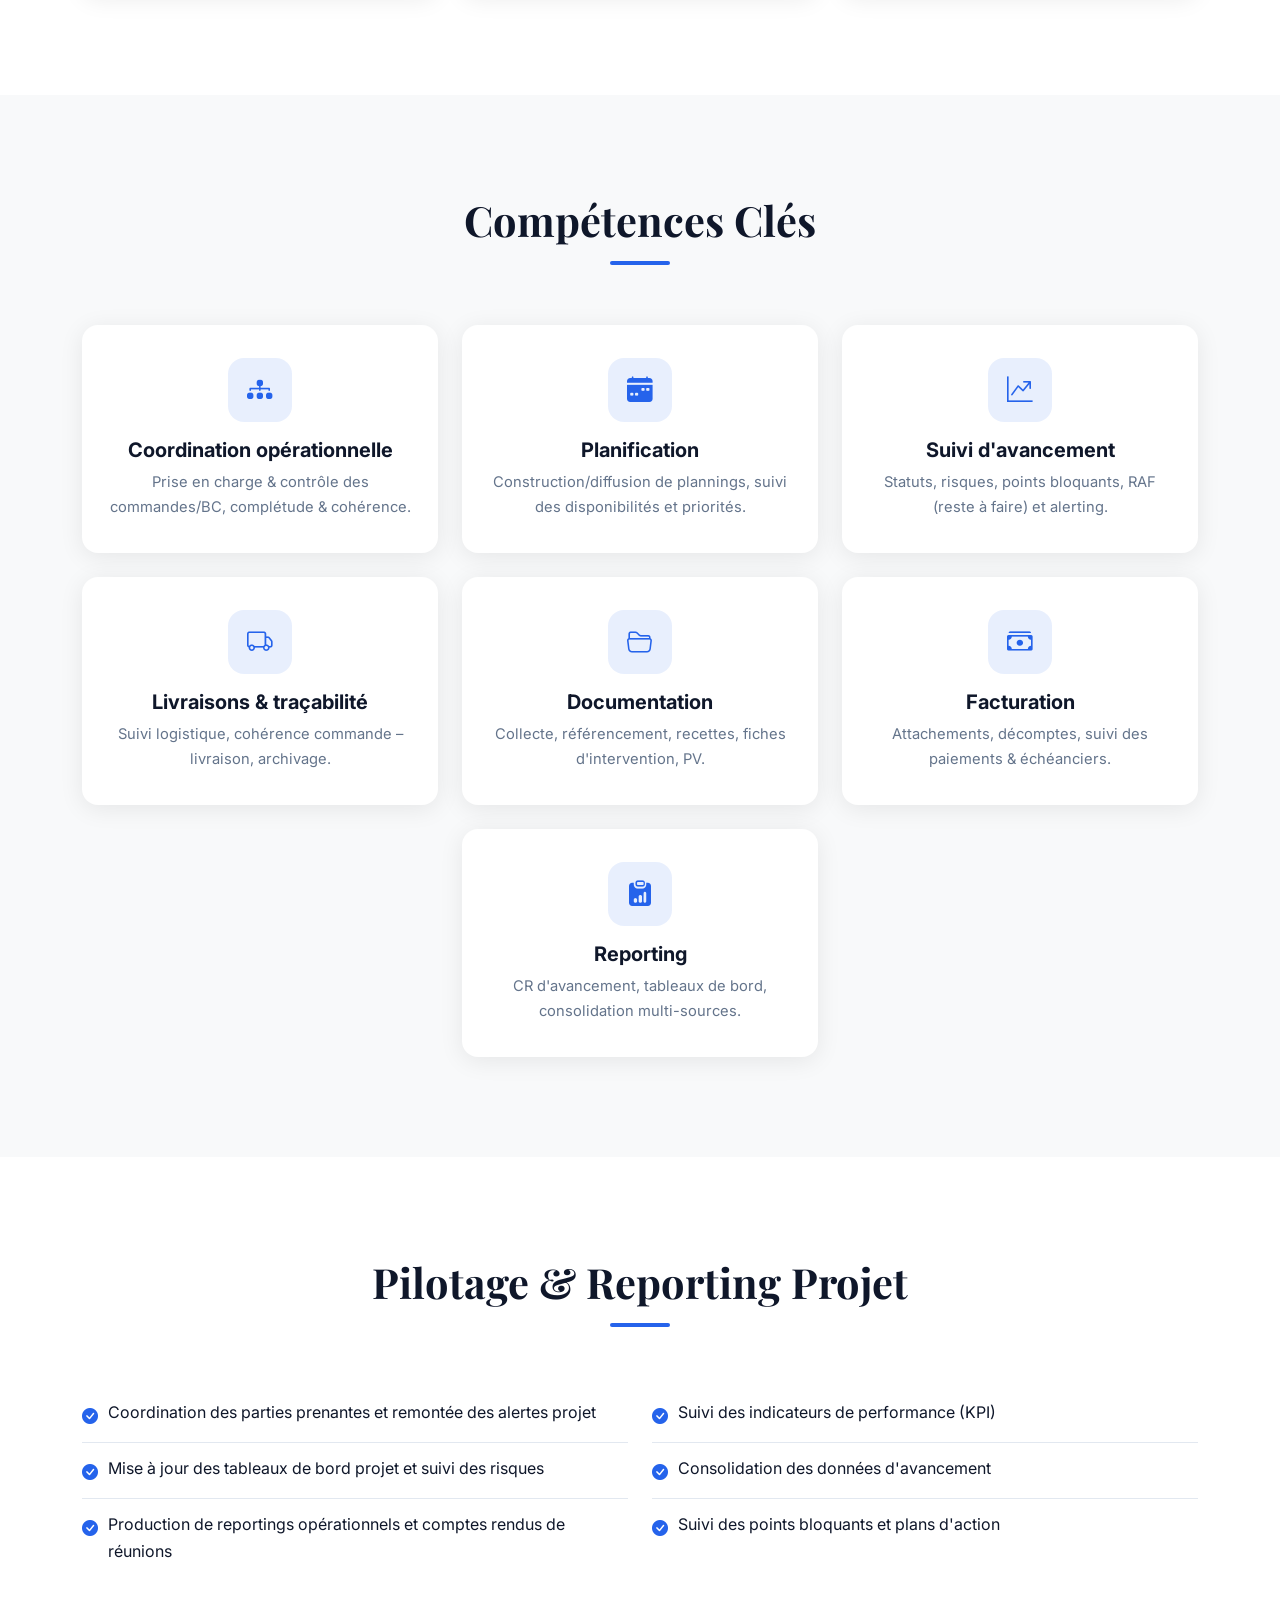
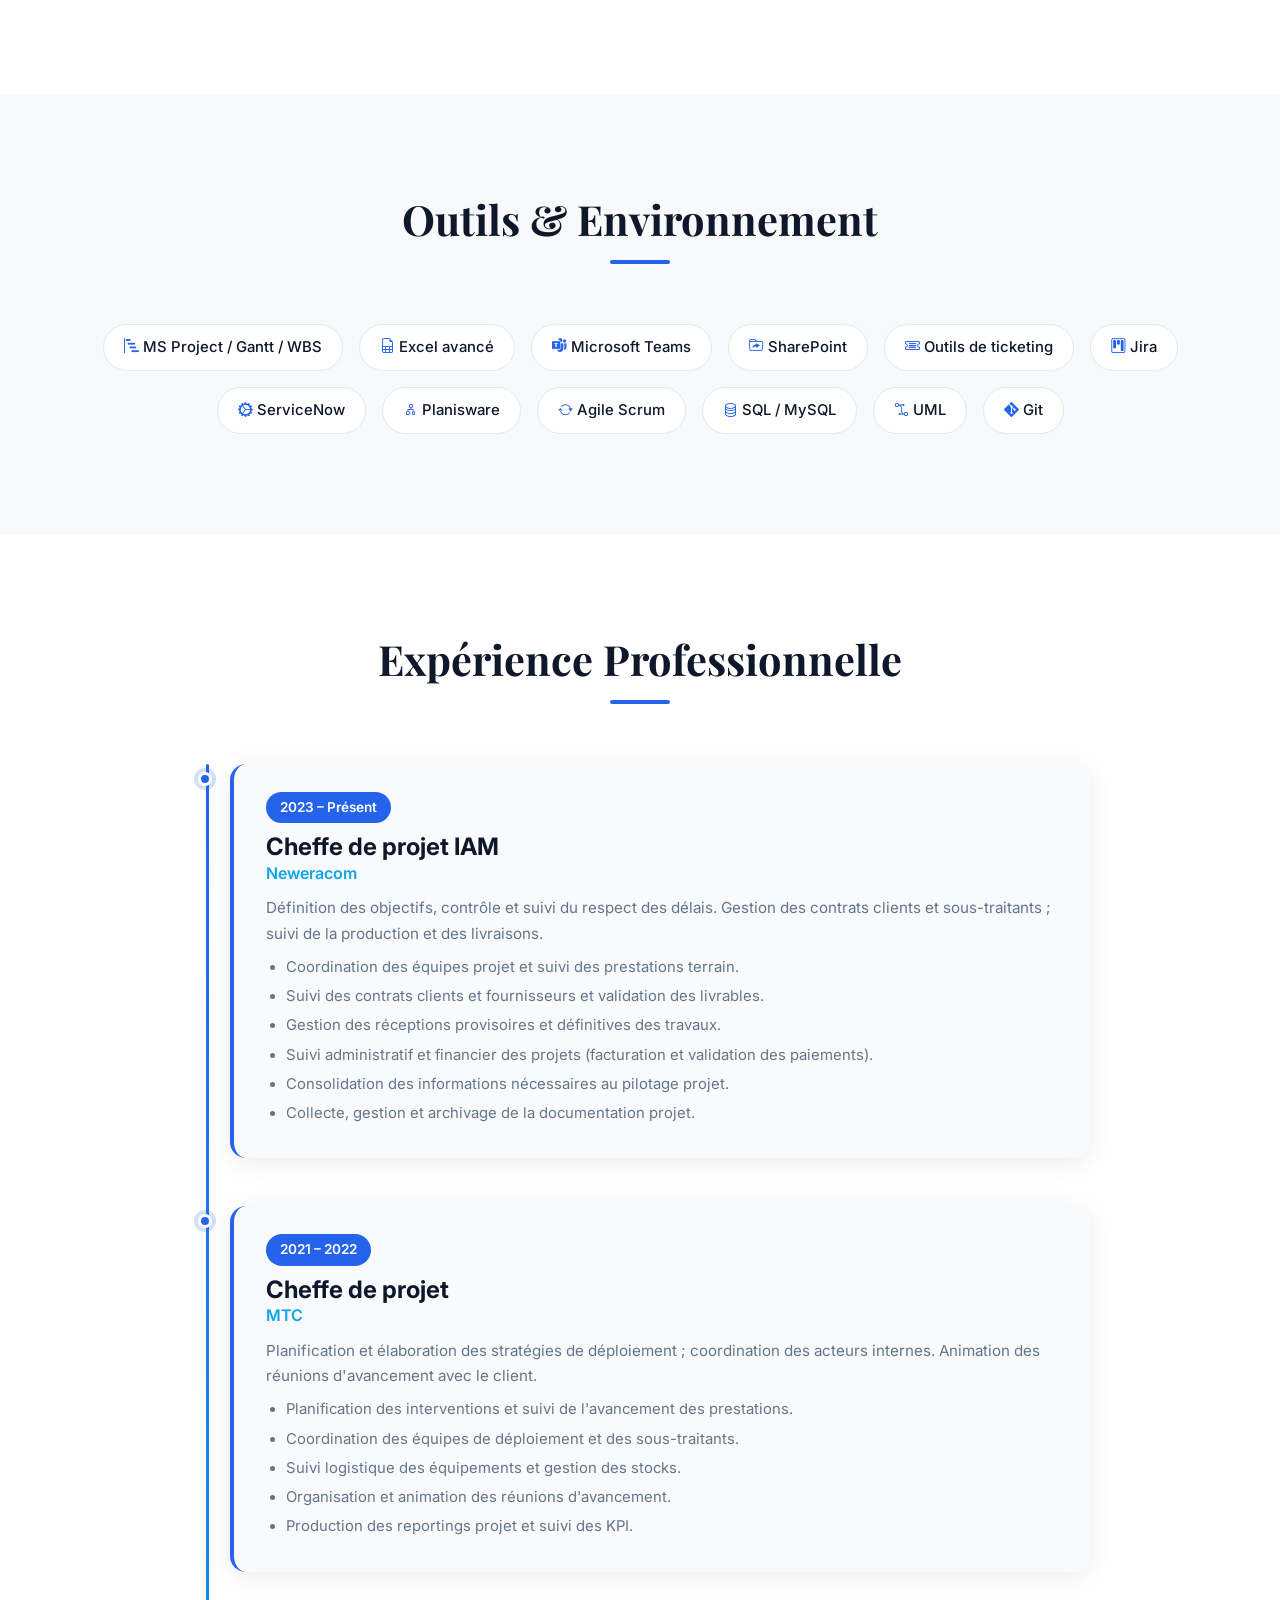
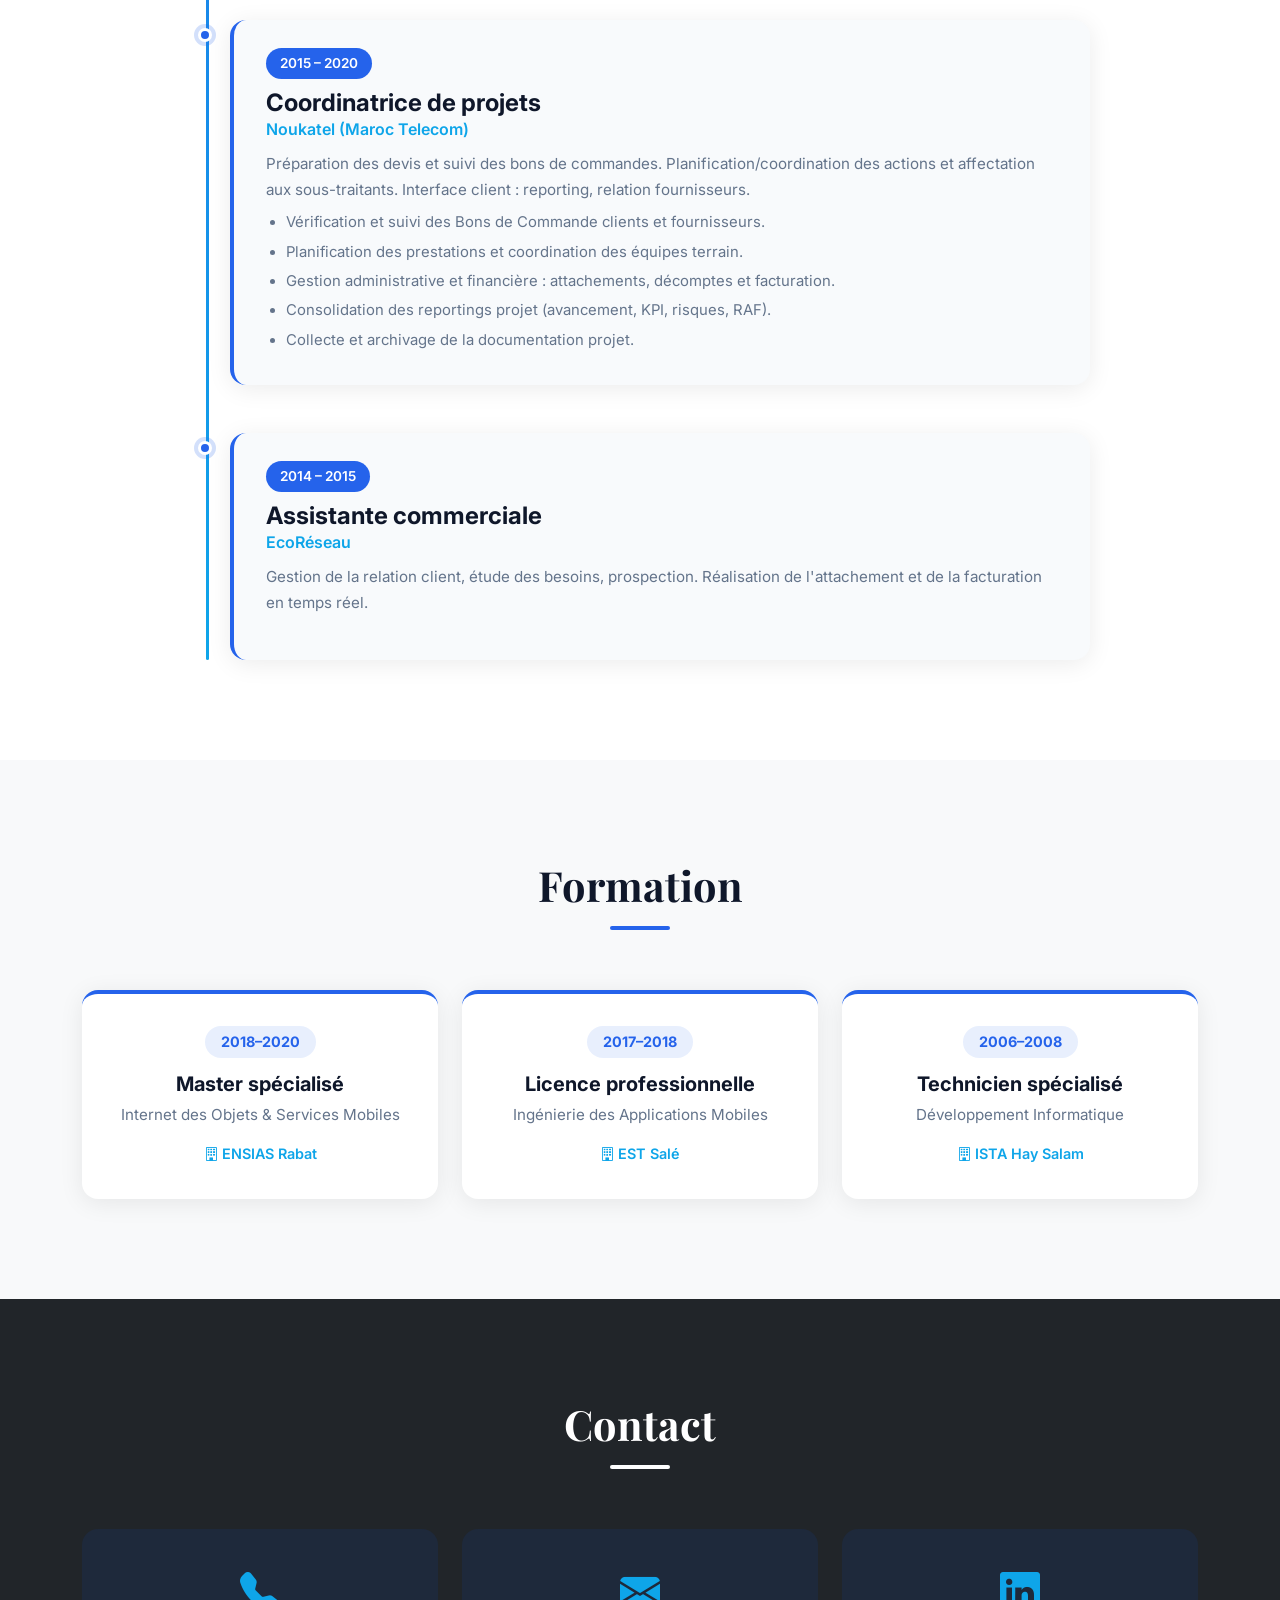
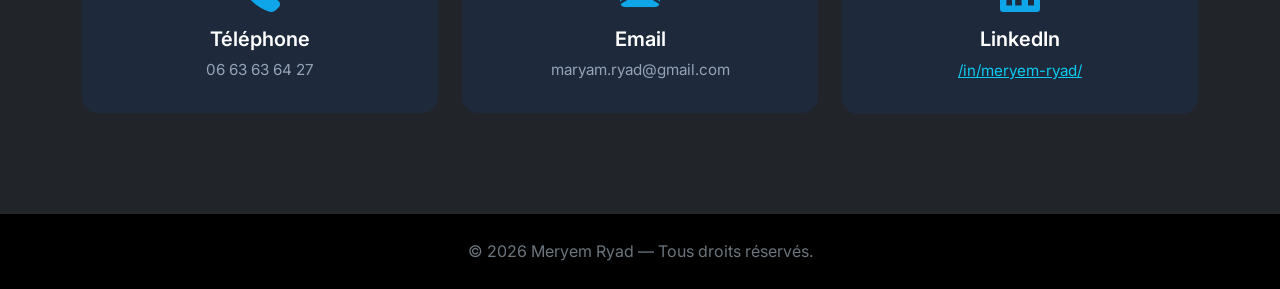
<file: MERYEM Ryad.html>
<!DOCTYPE html>
<html lang="fr">
<head>
    <meta charset="UTF-8">
    <meta name="viewport" content="width=device-width, initial-scale=1.0">
    <title>Meryem Ryad — Portfolio</title>
    <!-- Bootstrap 5 CSS -->
    <link href="https://cdn.jsdelivr.net/npm/bootstrap@5.3.2/dist/css/bootstrap.min.css" rel="stylesheet">
    <!-- Bootstrap Icons -->
    <link href="https://cdn.jsdelivr.net/npm/bootstrap-icons@1.11.3/font/bootstrap-icons.css" rel="stylesheet">
    <!-- Google Fonts -->
    <link href="https://fonts.googleapis.com/css2?family=Inter:wght@300;400;500;600;700;800&family=Playfair+Display:wght@600;700&display=swap" rel="stylesheet">

    <!-- ===================== ALL CSS ===================== -->
    <style>
    :root{--primary:#2563eb;--primary-dark:#1d4ed8;--accent:#0ea5e9;--dark:#0f172a;--dark-soft:#1e293b;--light:#f8fafc;--gray:#64748b;--white:#fff;--radius:16px;--shadow:0 4px 24px rgba(0,0,0,.08);--shadow-lg:0 12px 40px rgba(0,0,0,.12);--transition:all .3s ease}
    *{margin:0;padding:0;box-sizing:border-box}
    html{scroll-behavior:smooth;scroll-padding-top:80px}
    body{font-family:'Inter',sans-serif;color:var(--dark);line-height:1.7;overflow-x:hidden}
    ::selection{background:var(--primary);color:var(--white)}

    /* Section base */
    .section{padding:100px 0}
    .section-header{text-align:center;margin-bottom:60px}
    .section-title{font-family:'Playfair Display',serif;font-weight:700;font-size:2.6rem;color:var(--dark)}
    .section-line{width:60px;height:4px;background:var(--primary);margin:16px auto 0;border-radius:4px}

    /* Navbar */
    .navbar{background:rgba(255,255,255,.85);backdrop-filter:blur(14px);-webkit-backdrop-filter:blur(14px);padding:14px 0;transition:var(--transition);box-shadow:none}
    .navbar.scrolled{background:rgba(255,255,255,.97);box-shadow:0 2px 20px rgba(0,0,0,.08);padding:10px 0}
    .navbar-brand{font-size:1.8rem;color:var(--dark)!important;font-family:'Playfair Display',serif}
    .navbar-brand .dot{color:var(--primary)}
    .nav-link{color:var(--dark)!important;font-weight:500;margin-left:8px;padding:8px 16px!important;border-radius:8px;transition:var(--transition)}
    .nav-link:hover,.nav-link.active{color:var(--primary)!important;background:rgba(37,99,235,.08)}

    /* Hero */
    .hero-section{min-height:100vh;background:linear-gradient(135deg,var(--dark) 0%,var(--dark-soft) 50%,#0f2744 100%);color:var(--white);position:relative;overflow:hidden}
    .hero-particles{position:absolute;inset:0;pointer-events:none;z-index:0}
    .hero-particles .particle{position:absolute;width:4px;height:4px;background:rgba(255,255,255,.15);border-radius:50%;animation:float-particle linear infinite}
    @keyframes float-particle{0%{transform:translateY(0) scale(1);opacity:0}10%{opacity:1}90%{opacity:1}100%{transform:translateY(-100vh) scale(.5);opacity:0}}
    .hero-tag{display:inline-block;font-size:.95rem;opacity:.8;letter-spacing:.5px}
    .hero-title{font-family:'Playfair Display',serif;font-size:4.5rem;font-weight:700;line-height:1.1;margin-bottom:8px}
    .hero-title .highlight{color:var(--accent)}
    .hero-subtitle{font-size:1.3rem;font-weight:400;opacity:.9}
    .hero-desc{font-size:1.05rem;opacity:.75}
    .hero-btns .btn-primary{background:var(--primary);border:none;border-radius:12px;padding:12px 28px;font-weight:600;transition:var(--transition)}
    .hero-btns .btn-primary:hover{background:var(--primary-dark);transform:translateY(-2px);box-shadow:0 8px 24px rgba(37,99,235,.35)}
    .hero-btns .btn-outline-light{border-radius:12px;padding:12px 28px;font-weight:600;transition:var(--transition)}
    .hero-btns .btn-outline-light:hover{transform:translateY(-2px)}
    .hero-stats{display:flex;gap:40px}
    .stat-item{text-align:center}
    .stat-number{display:block;font-size:2.2rem;font-weight:800;color:var(--accent);line-height:1}
    .stat-plus{font-size:1.6rem;font-weight:700;color:var(--accent)}
    .stat-label{font-size:.8rem;opacity:.7;display:block;margin-top:4px}
    .hero-avatar-wrapper{position:relative}
    .hero-avatar{width:280px;height:280px;margin:0 auto;border-radius:50%;background:linear-gradient(135deg,var(--primary),var(--accent));display:flex;align-items:center;justify-content:center;box-shadow:0 0 60px rgba(14,165,233,.25);animation:pulse-ring 3s ease-in-out infinite}
    .hero-avatar i{font-size:7rem;color:var(--white);opacity:.9}
    @keyframes pulse-ring{0%,100%{box-shadow:0 0 60px rgba(14,165,233,.25)}50%{box-shadow:0 0 80px rgba(14,165,233,.4)}}

    /* Profil & Languages */
    .profil-text{font-size:1.15rem;color:var(--gray);line-height:1.9}
    .lang-card{background:var(--white);border-radius:var(--radius);padding:30px 20px;box-shadow:var(--shadow);transition:var(--transition)}
    .lang-card:hover{transform:translateY(-6px);box-shadow:var(--shadow-lg)}
    .lang-card h5{font-weight:700;margin-bottom:16px;color:var(--dark)}
    .lang-card p{color:var(--gray);margin-top:10px;margin-bottom:0}
    .progress-ring{position:relative;width:100px;height:100px;margin:0 auto}
    .progress-ring svg{width:100%;height:100%;transform:rotate(-90deg)}
    .progress-ring circle{fill:none;stroke-width:8;stroke-linecap:round}
    .progress-ring .bg{stroke:#e2e8f0}
    .progress-ring .fg{stroke:var(--primary);stroke-dasharray:326.73;stroke-dashoffset:326.73;transition:stroke-dashoffset 1.5s ease}
    .progress-label{position:absolute;top:50%;left:50%;transform:translate(-50%,-50%);font-weight:700;font-size:1.1rem;color:var(--dark)}

    /* Skill cards */
    .skill-card{background:var(--white);border-radius:var(--radius);padding:32px 24px;text-align:center;box-shadow:var(--shadow);border:1px solid transparent;transition:var(--transition);height:100%}
    .skill-card:hover{transform:translateY(-6px);box-shadow:var(--shadow-lg);border-color:var(--primary)}
    .skill-icon{width:64px;height:64px;margin:0 auto 16px;display:flex;align-items:center;justify-content:center;border-radius:16px;background:rgba(37,99,235,.1);color:var(--primary);font-size:1.6rem;transition:var(--transition)}
    .skill-card:hover .skill-icon{background:var(--primary);color:var(--white)}
    .skill-card h5{font-weight:700;margin-bottom:8px}
    .skill-card p{color:var(--gray);font-size:.92rem;margin-bottom:0}

    /* Pilotage */
    .pilotage-list{list-style:none;padding:0}
    .pilotage-list li{padding:12px 0;font-size:1rem;color:var(--dark);border-bottom:1px solid #e2e8f0;display:flex;align-items:flex-start;gap:10px}
    .pilotage-list li:last-child{border-bottom:none}
    .pilotage-list i{color:var(--primary);margin-top:4px;flex-shrink:0}

    /* Tool badges */
    .tool-badge{display:inline-block;background:var(--white);border:1px solid #e2e8f0;padding:10px 20px;border-radius:50px;font-weight:500;font-size:.93rem;color:var(--dark);transition:var(--transition);white-space:nowrap}
    .tool-badge:hover{background:var(--primary);color:var(--white);border-color:var(--primary);transform:translateY(-3px);box-shadow:0 6px 20px rgba(37,99,235,.25)}
    .tool-badge i{color:var(--primary);transition:var(--transition)}
    .tool-badge:hover i{color:var(--white)}

    /* Timeline */
    .timeline{position:relative;max-width:900px;margin:0 auto;padding-left:40px}
    .timeline::before{content:'';position:absolute;left:16px;top:0;bottom:0;width:3px;background:linear-gradient(to bottom,var(--primary),var(--accent));border-radius:3px}
    .timeline-item{position:relative;margin-bottom:48px}
    .timeline-item:last-child{margin-bottom:0}
    .timeline-dot{position:absolute;left:-32px;top:8px;width:14px;height:14px;background:var(--primary);border:3px solid var(--white);border-radius:50%;box-shadow:0 0 0 4px rgba(37,99,235,.2);z-index:1}
    .timeline-content{background:var(--light);border-radius:var(--radius);padding:28px 32px;box-shadow:var(--shadow);border-left:4px solid var(--primary);transition:var(--transition)}
    .timeline-content:hover{box-shadow:var(--shadow-lg);transform:translateX(6px)}
    .timeline-date{display:inline-block;background:var(--primary);color:var(--white);padding:4px 14px;border-radius:20px;font-size:.85rem;font-weight:600;margin-bottom:10px}
    .timeline-content h4{font-weight:700;margin-bottom:2px}
    .timeline-content .company{color:var(--accent);font-weight:600;margin-bottom:12px}
    .timeline-content p{color:var(--gray);font-size:.95rem}
    .timeline-content ul{padding-left:20px;margin-bottom:0}
    .timeline-content ul li{color:var(--gray);font-size:.93rem;margin-bottom:4px}

    /* Education cards */
    .edu-card{background:var(--white);border-radius:var(--radius);padding:32px 24px;text-align:center;box-shadow:var(--shadow);transition:var(--transition);height:100%;border-top:4px solid var(--primary)}
    .edu-card:hover{transform:translateY(-6px);box-shadow:var(--shadow-lg)}
    .edu-year{display:inline-block;background:rgba(37,99,235,.1);color:var(--primary);font-weight:700;padding:4px 16px;border-radius:20px;font-size:.9rem;margin-bottom:14px}
    .edu-card h5{font-weight:700;margin-bottom:6px}
    .edu-card p{color:var(--gray);font-size:.95rem;margin-bottom:12px}
    .edu-school{color:var(--accent);font-weight:600;font-size:.9rem}

    /* Contact */
    #contact{background:var(--dark)}
    .contact-card{padding:30px 20px;border-radius:var(--radius);background:var(--dark-soft);transition:var(--transition)}
    .contact-card:hover{transform:translateY(-6px);background:rgba(37,99,235,.15)}
    .contact-card i{font-size:2.5rem;color:var(--accent);margin-bottom:12px}
    .contact-card h5{font-weight:600;margin-bottom:6px}
    .contact-card p,.contact-card a{font-size:.95rem;margin-bottom:0;color:#94a3b8}
    .contact-card a:hover{color:var(--accent)}

    /* Back to top */
    .btn-top{position:fixed;bottom:30px;right:30px;width:48px;height:48px;border:none;border-radius:50%;background:var(--primary);color:var(--white);font-size:1.5rem;display:flex;align-items:center;justify-content:center;box-shadow:var(--shadow-lg);opacity:0;visibility:hidden;transform:translateY(12px);transition:var(--transition);z-index:1000;cursor:pointer}
    .btn-top.visible{opacity:1;visibility:visible;transform:translateY(0)}
    .btn-top:hover{background:var(--primary-dark);transform:translateY(-3px)}

    /* Animations */
    [data-animate]{opacity:0;transform:translateY(30px);transition:opacity .7s ease,transform .7s ease}
    [data-animate="fade-right"]{transform:translateX(-40px)}
    [data-animate="fade-left"]{transform:translateX(40px)}
    [data-animate].animate-in{opacity:1;transform:translate(0,0)}

    /* Responsive */
    @media(max-width:992px){
        .hero-title{font-size:3rem}
        .hero-stats{gap:24px}
        .stat-number{font-size:1.8rem}
        .section{padding:70px 0}
        .section-title{font-size:2rem}
    }
    @media(max-width:576px){
        .hero-title{font-size:2.4rem}
        .hero-subtitle{font-size:1rem}
        .hero-btns .btn{display:block;width:100%;margin-bottom:12px}
        .hero-btns .btn:first-child{margin-right:0!important}
        .hero-stats{flex-wrap:wrap;gap:20px}
        .stat-item{flex:0 0 45%}
        .timeline{padding-left:30px}
        .timeline::before{left:10px}
        .timeline-dot{left:-26px}
        .timeline-content{padding:20px}
    }
    </style>
</head>
<body data-bs-spy="scroll" data-bs-target="#mainNav" data-bs-offset="80">

    <!-- ===================== NAVBAR ===================== -->
    <nav id="mainNav" class="navbar navbar-expand-lg fixed-top">
        <div class="container">
            <a class="navbar-brand fw-bold" href="#hero">MR<span class="dot">.</span></a>
            <button class="navbar-toggler" type="button" data-bs-toggle="collapse" data-bs-target="#navContent">
                <span class="navbar-toggler-icon"></span>
            </button>
            <div class="collapse navbar-collapse" id="navContent">
                <ul class="navbar-nav ms-auto">
                    <li class="nav-item"><a class="nav-link" href="#profil">Profil</a></li>
                    <li class="nav-item"><a class="nav-link" href="#competences">Compétences</a></li>
                    <li class="nav-item"><a class="nav-link" href="#outils">Outils</a></li>
                    <li class="nav-item"><a class="nav-link" href="#experience">Expérience</a></li>
                    <li class="nav-item"><a class="nav-link" href="#formation">Formation</a></li>
                    <li class="nav-item"><a class="nav-link" href="#contact">Contact</a></li>
                </ul>
            </div>
        </div>
    </nav>

    <!-- ===================== HERO ===================== -->
    <section id="hero" class="hero-section d-flex align-items-center">
        <div class="hero-particles" id="particles"></div>
        <div class="container position-relative">
            <div class="row align-items-center">
                <div class="col-lg-7" data-animate="fade-right">
                    <p class="hero-tag mb-2"><i class="bi bi-geo-alt-fill me-1"></i> Salé / Rabat, Maroc</p>
                    <h1 class="hero-title">Meryem<br><span class="highlight">Ryad</span></h1>
                    <h2 class="hero-subtitle">Coordinatrice Confirmée de Projet Workplace</h2>
                    <p class="hero-desc mt-3">Coordination opérationnelle &bull; Planification &bull; Suivi &amp; Reporting</p>
                    <div class="hero-btns mt-4">
                        <a href="#contact" class="btn btn-primary btn-lg me-3"><i class="bi bi-envelope-fill me-2"></i>Contactez-moi</a>
                        <a href="#experience" class="btn btn-outline-light btn-lg"><i class="bi bi-briefcase-fill me-2"></i>Mon parcours</a>
                    </div>
                    <div class="hero-stats mt-5">
                        <div class="stat-item">
                            <span class="stat-number" data-count="8">0</span><span class="stat-plus">+</span>
                            <span class="stat-label">Ans d'expérience</span>
                        </div>
                        <div class="stat-item">
                            <span class="stat-number" data-count="3">0</span>
                            <span class="stat-label">Postes de Chef de projet</span>
                        </div>
                        <div class="stat-item">
                            <span class="stat-number" data-count="3">0</span>
                            <span class="stat-label">Langues</span>
                        </div>
                    </div>
                </div>
                <div class="col-lg-5 text-center d-none d-lg-block" data-animate="fade-left">
                    <div class="hero-avatar-wrapper">
                        <div class="hero-avatar">
                            <i class="bi bi-person-workspace"></i>
                        </div>
                    </div>
                </div>
            </div>
        </div>
    </section>

    <!-- ===================== PROFIL ===================== -->
    <section id="profil" class="section bg-white">
        <div class="container">
            <div class="section-header" data-animate="fade-up">
                <h2 class="section-title">Profil</h2>
                <div class="section-line"></div>
            </div>
            <div class="row justify-content-center">
                <div class="col-lg-8 text-center" data-animate="fade-up">
                    <p class="profil-text">
                        Cheffe de projet Télécom confirmée avec plus de <strong>8 ans d'expérience</strong> en coordination opérationnelle
                        de projets <strong>FTTH/FTTx (FO/GC)</strong>. Passionnée par la gestion de projets complexes, je mets
                        mon expertise au service de la planification, du suivi et du reporting pour garantir
                        le succès des déploiements.
                    </p>
                </div>
            </div>
            <!-- Languages -->
            <div class="row mt-5 justify-content-center g-4">
                <div class="col-md-4" data-animate="fade-up">
                    <div class="lang-card text-center">
                        <h5>Arabe</h5>
                        <div class="progress-ring" data-percent="100">
                            <svg viewBox="0 0 120 120"><circle class="bg" cx="60" cy="60" r="52"/><circle class="fg" cx="60" cy="60" r="52"/></svg>
                            <span class="progress-label">100%</span>
                        </div>
                        <p>Langue maternelle</p>
                    </div>
                </div>
                <div class="col-md-4" data-animate="fade-up">
                    <div class="lang-card text-center">
                        <h5>Français</h5>
                        <div class="progress-ring" data-percent="90">
                            <svg viewBox="0 0 120 120"><circle class="bg" cx="60" cy="60" r="52"/><circle class="fg" cx="60" cy="60" r="52"/></svg>
                            <span class="progress-label">90%</span>
                        </div>
                        <p>Courant</p>
                    </div>
                </div>
                <div class="col-md-4" data-animate="fade-up">
                    <div class="lang-card text-center">
                        <h5>Anglais</h5>
                        <div class="progress-ring" data-percent="70">
                            <svg viewBox="0 0 120 120"><circle class="bg" cx="60" cy="60" r="52"/><circle class="fg" cx="60" cy="60" r="52"/></svg>
                            <span class="progress-label">70%</span>
                        </div>
                        <p>Professionnel</p>
                    </div>
                </div>
            </div>
        </div>
    </section>

    <!-- ===================== COMPÉTENCES ===================== -->
    <section id="competences" class="section bg-light">
        <div class="container">
            <div class="section-header" data-animate="fade-up">
                <h2 class="section-title">Compétences Clés</h2>
                <div class="section-line"></div>
            </div>
            <div class="row g-4">
                <div class="col-md-6 col-lg-4" data-animate="fade-up">
                    <div class="skill-card">
                        <div class="skill-icon"><i class="bi bi-diagram-3-fill"></i></div>
                        <h5>Coordination opérationnelle</h5>
                        <p>Prise en charge &amp; contrôle des commandes/BC, complétude &amp; cohérence.</p>
                    </div>
                </div>
                <div class="col-md-6 col-lg-4" data-animate="fade-up">
                    <div class="skill-card">
                        <div class="skill-icon"><i class="bi bi-calendar-week-fill"></i></div>
                        <h5>Planification</h5>
                        <p>Construction/diffusion de plannings, suivi des disponibilités et priorités.</p>
                    </div>
                </div>
                <div class="col-md-6 col-lg-4" data-animate="fade-up">
                    <div class="skill-card">
                        <div class="skill-icon"><i class="bi bi-graph-up-arrow"></i></div>
                        <h5>Suivi d'avancement</h5>
                        <p>Statuts, risques, points bloquants, RAF (reste à faire) et alerting.</p>
                    </div>
                </div>
                <div class="col-md-6 col-lg-4" data-animate="fade-up">
                    <div class="skill-card">
                        <div class="skill-icon"><i class="bi bi-truck"></i></div>
                        <h5>Livraisons &amp; traçabilité</h5>
                        <p>Suivi logistique, cohérence commande &ndash; livraison, archivage.</p>
                    </div>
                </div>
                <div class="col-md-6 col-lg-4" data-animate="fade-up">
                    <div class="skill-card">
                        <div class="skill-icon"><i class="bi bi-folder2-open"></i></div>
                        <h5>Documentation</h5>
                        <p>Collecte, référencement, recettes, fiches d'intervention, PV.</p>
                    </div>
                </div>
                <div class="col-md-6 col-lg-4" data-animate="fade-up">
                    <div class="skill-card">
                        <div class="skill-icon"><i class="bi bi-cash-stack"></i></div>
                        <h5>Facturation</h5>
                        <p>Attachements, décomptes, suivi des paiements &amp; échéanciers.</p>
                    </div>
                </div>
                <div class="col-md-6 col-lg-4 mx-auto" data-animate="fade-up">
                    <div class="skill-card">
                        <div class="skill-icon"><i class="bi bi-clipboard-data-fill"></i></div>
                        <h5>Reporting</h5>
                        <p>CR d'avancement, tableaux de bord, consolidation multi-sources.</p>
                    </div>
                </div>
            </div>
        </div>
    </section>

    <!-- ===================== PILOTAGE & REPORTING ===================== -->
    <section id="pilotage" class="section bg-white">
        <div class="container">
            <div class="section-header" data-animate="fade-up">
                <h2 class="section-title">Pilotage &amp; Reporting Projet</h2>
                <div class="section-line"></div>
            </div>
            <div class="row g-4 justify-content-center">
                <div class="col-md-6" data-animate="fade-up">
                    <ul class="pilotage-list">
                        <li><i class="bi bi-check-circle-fill"></i> Coordination des parties prenantes et remontée des alertes projet</li>
                        <li><i class="bi bi-check-circle-fill"></i> Mise à jour des tableaux de bord projet et suivi des risques</li>
                        <li><i class="bi bi-check-circle-fill"></i> Production de reportings opérationnels et comptes rendus de réunions</li>
                    </ul>
                </div>
                <div class="col-md-6" data-animate="fade-up">
                    <ul class="pilotage-list">
                        <li><i class="bi bi-check-circle-fill"></i> Suivi des indicateurs de performance (KPI)</li>
                        <li><i class="bi bi-check-circle-fill"></i> Consolidation des données d'avancement</li>
                        <li><i class="bi bi-check-circle-fill"></i> Suivi des points bloquants et plans d'action</li>
                    </ul>
                </div>
            </div>
        </div>
    </section>

    <!-- ===================== OUTILS ===================== -->
    <section id="outils" class="section bg-light">
        <div class="container">
            <div class="section-header" data-animate="fade-up">
                <h2 class="section-title">Outils &amp; Environnement</h2>
                <div class="section-line"></div>
            </div>
            <div class="row g-3 justify-content-center">
                <div class="col-auto" data-animate="fade-up"><span class="tool-badge"><i class="bi bi-bar-chart-steps me-1"></i>MS Project / Gantt / WBS</span></div>
                <div class="col-auto" data-animate="fade-up"><span class="tool-badge"><i class="bi bi-file-earmark-spreadsheet me-1"></i>Excel avancé</span></div>
                <div class="col-auto" data-animate="fade-up"><span class="tool-badge"><i class="bi bi-microsoft-teams me-1"></i>Microsoft Teams</span></div>
                <div class="col-auto" data-animate="fade-up"><span class="tool-badge"><i class="bi bi-folder-symlink me-1"></i>SharePoint</span></div>
                <div class="col-auto" data-animate="fade-up"><span class="tool-badge"><i class="bi bi-ticket-detailed me-1"></i>Outils de ticketing</span></div>
                <div class="col-auto" data-animate="fade-up"><span class="tool-badge"><i class="bi bi-kanban me-1"></i>Jira</span></div>
                <div class="col-auto" data-animate="fade-up"><span class="tool-badge"><i class="bi bi-gear-wide-connected me-1"></i>ServiceNow</span></div>
                <div class="col-auto" data-animate="fade-up"><span class="tool-badge"><i class="bi bi-diagram-2 me-1"></i>Planisware</span></div>
                <div class="col-auto" data-animate="fade-up"><span class="tool-badge"><i class="bi bi-arrow-repeat me-1"></i>Agile Scrum</span></div>
                <div class="col-auto" data-animate="fade-up"><span class="tool-badge"><i class="bi bi-database me-1"></i>SQL / MySQL</span></div>
                <div class="col-auto" data-animate="fade-up"><span class="tool-badge"><i class="bi bi-bezier2 me-1"></i>UML</span></div>
                <div class="col-auto" data-animate="fade-up"><span class="tool-badge"><i class="bi bi-git me-1"></i>Git</span></div>
            </div>
        </div>
    </section>

    <!-- ===================== EXPÉRIENCE ===================== -->
    <section id="experience" class="section bg-white">
        <div class="container">
            <div class="section-header" data-animate="fade-up">
                <h2 class="section-title">Expérience Professionnelle</h2>
                <div class="section-line"></div>
            </div>

            <div class="timeline">
                <!-- EXP 1 -->
                <div class="timeline-item" data-animate="fade-right">
                    <div class="timeline-dot"></div>
                    <div class="timeline-content">
                        <span class="timeline-date">2023 – Présent</span>
                        <h4>Cheffe de projet IAM</h4>
                        <h6 class="company">Neweracom</h6>
                        <p class="mb-2">Définition des objectifs, contrôle et suivi du respect des délais. Gestion des contrats clients et sous-traitants ; suivi de la production et des livraisons.</p>
                        <ul>
                            <li>Coordination des équipes projet et suivi des prestations terrain.</li>
                            <li>Suivi des contrats clients et fournisseurs et validation des livrables.</li>
                            <li>Gestion des réceptions provisoires et définitives des travaux.</li>
                            <li>Suivi administratif et financier des projets (facturation et validation des paiements).</li>
                            <li>Consolidation des informations nécessaires au pilotage projet.</li>
                            <li>Collecte, gestion et archivage de la documentation projet.</li>
                        </ul>
                    </div>
                </div>
                <!-- EXP 2 -->
                <div class="timeline-item" data-animate="fade-left">
                    <div class="timeline-dot"></div>
                    <div class="timeline-content">
                        <span class="timeline-date">2021 – 2022</span>
                        <h4>Cheffe de projet</h4>
                        <h6 class="company">MTC</h6>
                        <p class="mb-2">Planification et élaboration des stratégies de déploiement ; coordination des acteurs internes. Animation des réunions d'avancement avec le client.</p>
                        <ul>
                            <li>Planification des interventions et suivi de l'avancement des prestations.</li>
                            <li>Coordination des équipes de déploiement et des sous-traitants.</li>
                            <li>Suivi logistique des équipements et gestion des stocks.</li>
                            <li>Organisation et animation des réunions d'avancement.</li>
                            <li>Production des reportings projet et suivi des KPI.</li>
                        </ul>
                    </div>
                </div>
                <!-- EXP 3 -->
                <div class="timeline-item" data-animate="fade-right">
                    <div class="timeline-dot"></div>
                    <div class="timeline-content">
                        <span class="timeline-date">2015 – 2020</span>
                        <h4>Coordinatrice de projets</h4>
                        <h6 class="company">Noukatel (Maroc Telecom)</h6>
                        <p class="mb-2">Préparation des devis et suivi des bons de commandes. Planification/coordination des actions et affectation aux sous-traitants. Interface client : reporting, relation fournisseurs.</p>
                        <ul>
                            <li>Vérification et suivi des Bons de Commande clients et fournisseurs.</li>
                            <li>Planification des prestations et coordination des équipes terrain.</li>
                            <li>Gestion administrative et financière : attachements, décomptes et facturation.</li>
                            <li>Consolidation des reportings projet (avancement, KPI, risques, RAF).</li>
                            <li>Collecte et archivage de la documentation projet.</li>
                        </ul>
                    </div>
                </div>
                <!-- EXP 4 -->
                <div class="timeline-item" data-animate="fade-left">
                    <div class="timeline-dot"></div>
                    <div class="timeline-content">
                        <span class="timeline-date">2014 – 2015</span>
                        <h4>Assistante commerciale</h4>
                        <h6 class="company">EcoRéseau</h6>
                        <p>Gestion de la relation client, étude des besoins, prospection. Réalisation de l'attachement et de la facturation en temps réel.</p>
                    </div>
                </div>
            </div>
        </div>
    </section>

    <!-- ===================== FORMATION ===================== -->
    <section id="formation" class="section bg-light">
        <div class="container">
            <div class="section-header" data-animate="fade-up">
                <h2 class="section-title">Formation</h2>
                <div class="section-line"></div>
            </div>
            <div class="row g-4 justify-content-center">
                <div class="col-md-4" data-animate="fade-up">
                    <div class="edu-card">
                        <div class="edu-year">2018–2020</div>
                        <h5>Master spécialisé</h5>
                        <p>Internet des Objets &amp; Services Mobiles</p>
                        <span class="edu-school"><i class="bi bi-building me-1"></i>ENSIAS Rabat</span>
                    </div>
                </div>
                <div class="col-md-4" data-animate="fade-up">
                    <div class="edu-card">
                        <div class="edu-year">2017–2018</div>
                        <h5>Licence professionnelle</h5>
                        <p>Ingénierie des Applications Mobiles</p>
                        <span class="edu-school"><i class="bi bi-building me-1"></i>EST Salé</span>
                    </div>
                </div>
                <div class="col-md-4" data-animate="fade-up">
                    <div class="edu-card">
                        <div class="edu-year">2006–2008</div>
                        <h5>Technicien spécialisé</h5>
                        <p>Développement Informatique</p>
                        <span class="edu-school"><i class="bi bi-building me-1"></i>ISTA Hay Salam</span>
                    </div>
                </div>
            </div>
        </div>
    </section>

    <!-- ===================== CONTACT ===================== -->
    <section id="contact" class="section bg-dark text-white">
        <div class="container">
            <div class="section-header" data-animate="fade-up">
                <h2 class="section-title text-white">Contact</h2>
                <div class="section-line bg-white"></div>
            </div>
            <div class="row g-4 justify-content-center">
                <div class="col-md-4 text-center" data-animate="fade-up">
                    <div class="contact-card">
                        <i class="bi bi-telephone-fill"></i>
                        <h5>Téléphone</h5>
                        <p>06 63 63 64 27</p>
                    </div>
                </div>
                <div class="col-md-4 text-center" data-animate="fade-up">
                    <div class="contact-card">
                        <i class="bi bi-envelope-fill"></i>
                        <h5>Email</h5>
                        <p>maryam.ryad@gmail.com</p>
                    </div>
                </div>
                <div class="col-md-4 text-center" data-animate="fade-up">
                    <div class="contact-card">
                        <i class="bi bi-linkedin"></i>
                        <h5>LinkedIn</h5>
                        <a href="https://www.linkedin.com/in/meryem-ryad/" target="_blank" rel="noopener noreferrer" class="text-info">/in/meryem-ryad/</a>
                    </div>
                </div>
            </div>
        </div>
    </section>

    <!-- ===================== FOOTER ===================== -->
    <footer class="py-4 text-center bg-black text-secondary">
        <div class="container">
            <p class="mb-0">&copy; 2026 Meryem Ryad &mdash; Tous droits réservés.</p>
        </div>
    </footer>

    <!-- Back to top -->
    <button id="backToTop" class="btn-top" aria-label="Retour en haut"><i class="bi bi-arrow-up-short"></i></button>

    <!-- Bootstrap 5 JS -->
    <script src="https://cdn.jsdelivr.net/npm/bootstrap@5.3.2/dist/js/bootstrap.bundle.min.js"></script>

    <!-- ===================== ALL JAVASCRIPT ===================== -->
    <script>
    document.addEventListener('DOMContentLoaded',()=>{
        const navbar=document.getElementById('mainNav');
        const backToTop=document.getElementById('backToTop');

        /* Navbar scroll */
        window.addEventListener('scroll',()=>{
            const y=window.scrollY;
            navbar.classList.toggle('scrolled',y>50);
            backToTop.classList.toggle('visible',y>500);
        });

        /* Smooth scroll */
        document.querySelectorAll('a[href^="#"]').forEach(link=>{
            link.addEventListener('click',e=>{
                const target=document.querySelector(link.getAttribute('href'));
                if(target){
                    e.preventDefault();
                    target.scrollIntoView({behavior:'smooth'});
                    const nav=document.getElementById('navContent');
                    if(nav.classList.contains('show'))bootstrap.Collapse.getOrCreateInstance(nav).hide();
                }
            });
        });

        /* Back to top */
        backToTop.addEventListener('click',()=>window.scrollTo({top:0,behavior:'smooth'}));

        /* Scroll animations */
        const observer=new IntersectionObserver(entries=>{
            entries.forEach((entry,i)=>{
                if(entry.isIntersecting){
                    setTimeout(()=>entry.target.classList.add('animate-in'),i*80);
                    observer.unobserve(entry.target);
                }
            });
        },{threshold:.15});
        document.querySelectorAll('[data-animate]').forEach(el=>observer.observe(el));

        /* Counter animation */
        const counters=document.querySelectorAll('.stat-number');
        let started=false;
        const cObs=new IntersectionObserver(entries=>{
            entries.forEach(entry=>{
                if(entry.isIntersecting&&!started){
                    started=true;
                    counters.forEach(c=>{
                        const target=parseInt(c.dataset.count,10);
                        let cur=0;const step=Math.ceil(target/50);
                        const t=setInterval(()=>{cur+=step;if(cur>=target){cur=target;clearInterval(t)}c.textContent=cur},30);
                    });
                }
            });
        },{threshold:.5});
        if(counters.length)cObs.observe(counters[0]);

        /* Progress rings */
        const circ=2*Math.PI*52;
        const rObs=new IntersectionObserver(entries=>{
            entries.forEach(entry=>{
                if(entry.isIntersecting){
                    const pct=parseInt(entry.target.dataset.percent,10);
                    entry.target.querySelector('.fg').style.strokeDashoffset=circ-(circ*pct/100);
                    rObs.unobserve(entry.target);
                }
            });
        },{threshold:.5});
        document.querySelectorAll('.progress-ring').forEach(r=>rObs.observe(r));

        /* Particles */
        const pc=document.getElementById('particles');
        if(pc){for(let i=0;i<30;i++){
            const p=document.createElement('div');p.classList.add('particle');
            p.style.left=Math.random()*100+'%';p.style.top=(60+Math.random()*40)+'%';
            const s=(2+Math.random()*4)+'px';p.style.width=s;p.style.height=s;
            p.style.animationDuration=(6+Math.random()*10)+'s';p.style.animationDelay=(Math.random()*8)+'s';
            pc.appendChild(p);
        }}

        /* Active nav on scroll */
        const sections=document.querySelectorAll('section[id]');
        window.addEventListener('scroll',()=>{
            const y=window.scrollY+120;
            sections.forEach(s=>{
                const link=document.querySelector('.nav-link[href="#'+s.id+'"]');
                if(link){
                    if(y>=s.offsetTop&&y<s.offsetTop+s.offsetHeight){
                        document.querySelectorAll('.nav-link').forEach(l=>l.classList.remove('active'));
                        link.classList.add('active');
                    }
                }
            });
        });
    });
    </script>
</body>
</html>
</file>
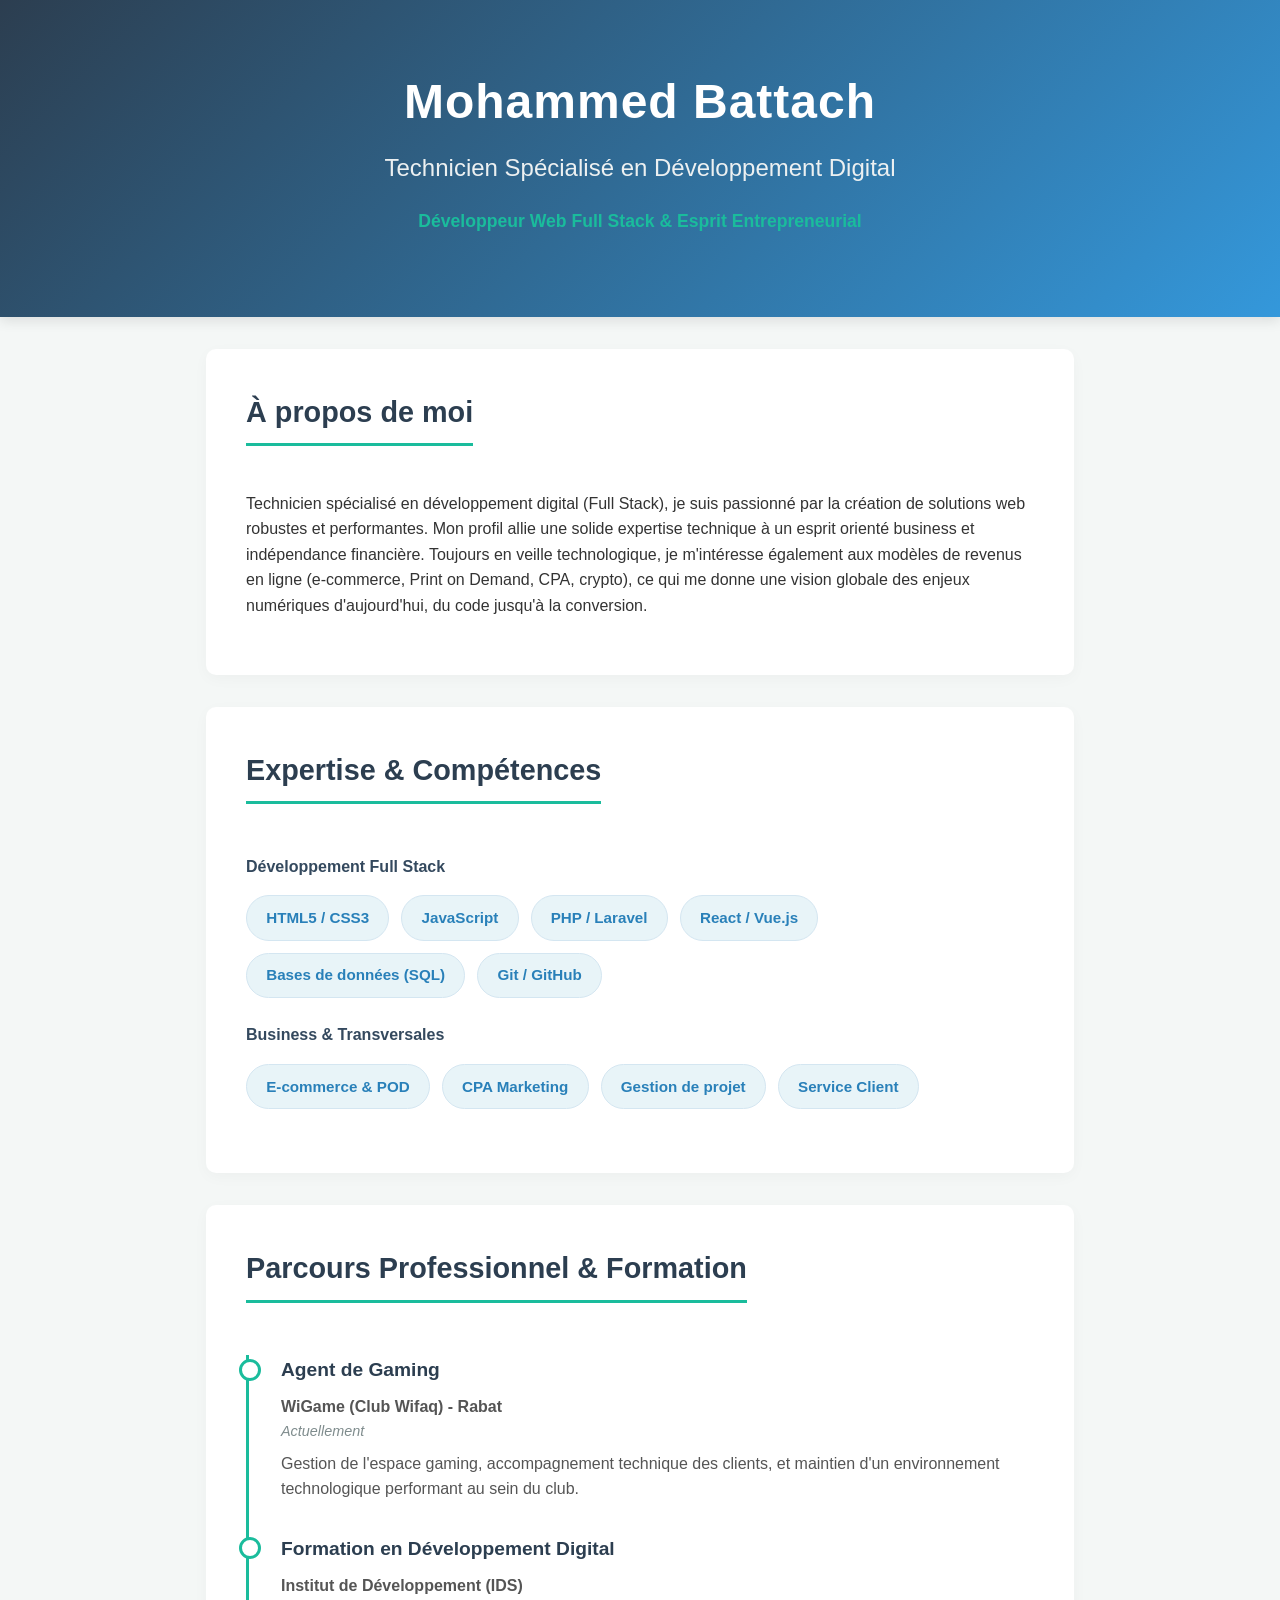
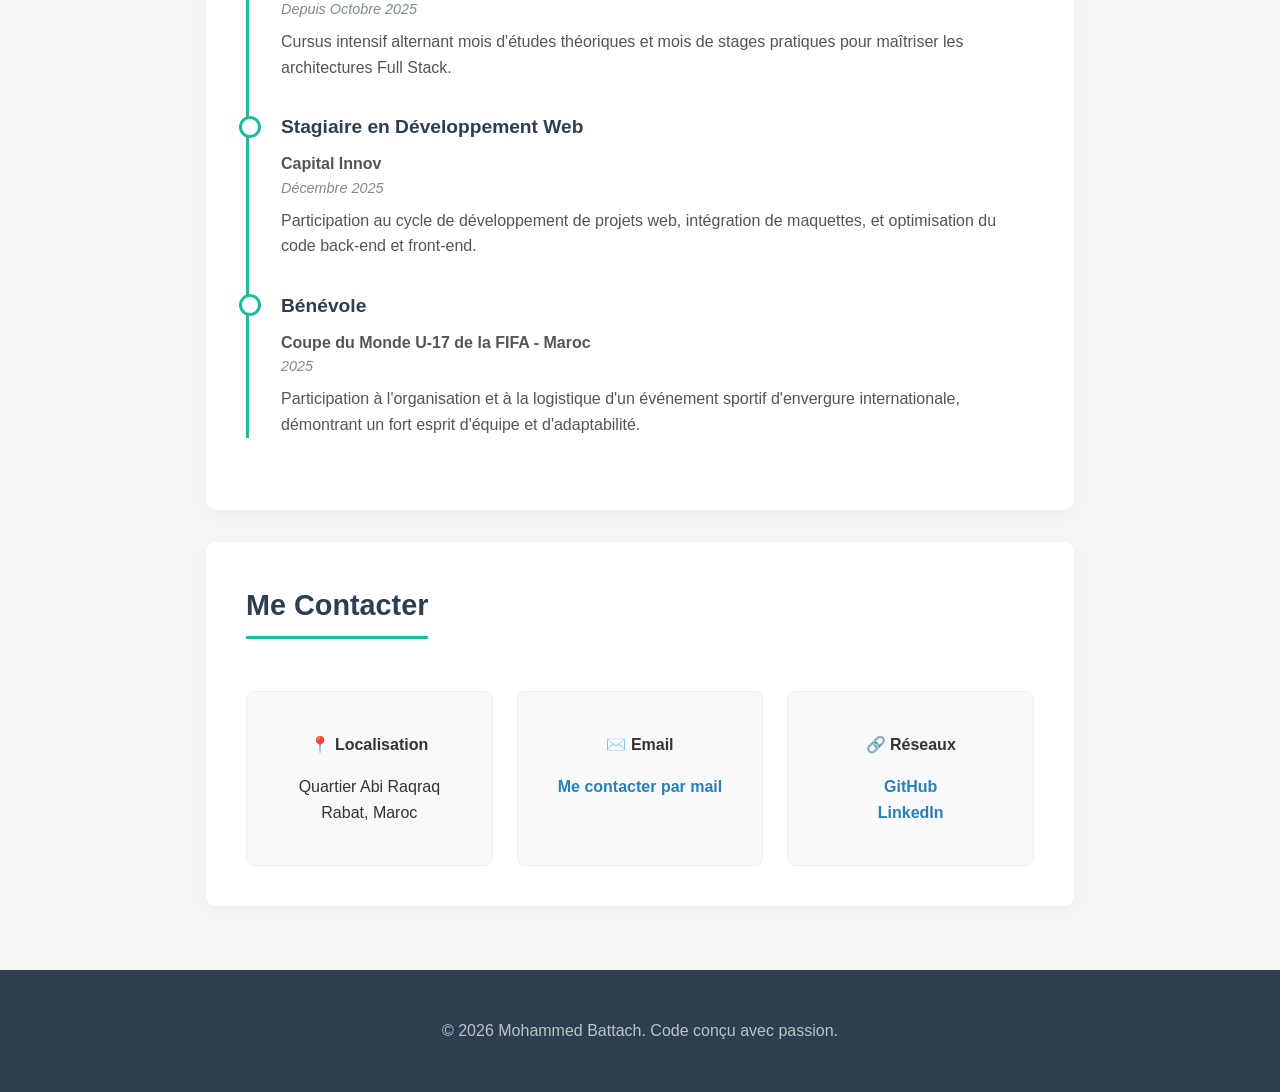
<file: Portfolio.html>
<!DOCTYPE html>
<html lang="fr">
<head>
    <meta charset="UTF-8">
    <meta name="viewport" content="width=device-width, initial-scale=1.0">
    <title>Portfolio | Mohammed Battach - Full Stack Developer</title>
    <style>
        /* Styles de base et Reset */
        * { box-sizing: border-box; }
        body { 
            font-family: 'Segoe UI', Roboto, Helvetica, Arial, sans-serif; 
            margin: 0; 
            padding: 0; 
            background-color: #f4f7f6; 
            color: #333; 
            line-height: 1.6; 
        }
        
        /* En-tête (Hero Section) */
        header { 
            background: linear-gradient(135deg, #2c3e50, #3498db); 
            color: #fff; 
            padding: 4rem 1rem; 
            text-align: center; 
            box-shadow: 0 4px 12px rgba(0,0,0,0.1);
        }
        header h1 { margin: 0; font-size: 3rem; font-weight: 700; letter-spacing: 1px; }
        header h2 { font-size: 1.5rem; margin-top: 0.5rem; color: #ecf0f1; font-weight: 400; }
        header p.tagline { margin-top: 1rem; font-size: 1.1rem; color: #1abc9c; font-weight: 600; }
        
        /* Conteneur principal */
        .container {
            max-width: 900px;
            margin: 0 auto;
            padding: 0 1rem;
        }

        /* Sections */
        section { 
            padding: 2.5rem 2.5rem; 
            margin: 2rem 0; 
            background: #fff; 
            border-radius: 10px;
            box-shadow: 0 4px 15px rgba(0,0,0,0.03);
            transition: transform 0.3s ease;
        }
        section:hover { transform: translateY(-2px); }
        
        h3.section-title { 
            border-bottom: 3px solid #1abc9c; 
            padding-bottom: 0.5rem; 
            color: #2c3e50;
            margin-top: 0;
            font-size: 1.8rem;
            display: inline-block;
        }
        
        /* Grille des Compétences */
        .skills-category { margin-bottom: 1.5rem; }
        .skills-category h4 { margin-bottom: 0.5rem; color: #34495e; }
        .skills-list { 
            list-style: none; 
            padding: 0; 
            display: flex; 
            flex-wrap: wrap; 
            gap: 12px; 
        }
        .skills-list li { 
            background: #e8f4f8; 
            color: #2980b9;
            padding: 0.6rem 1.2rem; 
            border-radius: 25px; 
            font-weight: 600; 
            font-size: 0.95rem;
            border: 1px solid #d4e6f1;
        }
        
        /* Timeline Expériences */
        .timeline { position: relative; padding-left: 2rem; border-left: 3px solid #1abc9c; margin-top: 1.5rem; }
        .experience-item { margin-bottom: 2rem; position: relative; }
        .experience-item::before {
            content: '';
            position: absolute;
            left: -2.65rem;
            top: 0.2rem;
            width: 16px;
            height: 16px;
            background: #fff;
            border: 3px solid #1abc9c;
            border-radius: 50%;
        }
        .experience-item h4 { margin: 0 0 0.2rem 0; color: #2c3e50; font-size: 1.2rem; }
        .experience-subtitle { font-weight: 600; color: #34495e; margin: 0; }
        .experience-date { font-style: italic; color: #7f8c8d; font-size: 0.9rem; margin-bottom: 0.5rem; display: block; }
        .experience-item p { margin-top: 0.5rem; color: #555; }
        
        /* Contact & Pied de page */
        .contact-grid {
            display: grid;
            grid-template-columns: repeat(auto-fit, minmax(200px, 1fr));
            gap: 1.5rem;
            margin-top: 1.5rem;
        }
        .contact-card {
            background: #f8f9fa;
            padding: 1.5rem;
            border-radius: 8px;
            text-align: center;
            border: 1px solid #eee;
        }
        .contact-card a { color: #2980b9; text-decoration: none; font-weight: bold; }
        .contact-card a:hover { text-decoration: underline; color: #1abc9c; }
        
        footer { 
            background: #2c3e50; 
            color: #bdc3c7; 
            text-align: center; 
            padding: 2rem 0; 
            margin-top: 4rem; 
        }
    </style>
</head>
<body>

    <header>
        <h1>Mohammed Battach</h1>
        <h2>Technicien Spécialisé en Développement Digital</h2>
        <p class="tagline">Développeur Web Full Stack & Esprit Entrepreneurial</p>
    </header>

    <div class="container">
        <section id="a-propos">
            <h3 class="section-title">À propos de moi</h3>
            <p>Technicien spécialisé en développement digital (Full Stack), je suis passionné par la création de solutions web robustes et performantes. Mon profil allie une solide expertise technique à un esprit orienté business et indépendance financière. Toujours en veille technologique, je m'intéresse également aux modèles de revenus en ligne (e-commerce, Print on Demand, CPA, crypto), ce qui me donne une vision globale des enjeux numériques d'aujourd'hui, du code jusqu'à la conversion.</p>
        </section>

        <section id="competences">
            <h3 class="section-title">Expertise & Compétences</h3>
            
            <div class="skills-category">
                <h4>Développement Full Stack</h4>
                <ul class="skills-list">
                    <li>HTML5 / CSS3</li>
                    <li>JavaScript</li>
                    <li>PHP / Laravel</li>
                    <li>React / Vue.js</li>
                    <li>Bases de données (SQL)</li>
                    <li>Git / GitHub</li>
                </ul>
            </div>

            <div class="skills-category">
                <h4>Business & Transversales</h4>
                <ul class="skills-list">
                    <li>E-commerce & POD</li>
                    <li>CPA Marketing</li>
                    <li>Gestion de projet</li>
                    <li>Service Client</li>
                </ul>
            </div>
        </section>

        <section id="experience">
            <h3 class="section-title">Parcours Professionnel & Formation</h3>
            
            <div class="timeline">
                
                <div class="experience-item">
                    <h4>Agent de Gaming</h4>
                    <p class="experience-subtitle">WiGame (Club Wifaq) - Rabat</p>
                    <span class="experience-date">Actuellement</span>
                    <p>Gestion de l'espace gaming, accompagnement technique des clients, et maintien d'un environnement technologique performant au sein du club.</p>
                </div>

                <div class="experience-item">
                    <h4>Formation en Développement Digital</h4>
                    <p class="experience-subtitle">Institut de Développement (IDS)</p>
                    <span class="experience-date">Depuis Octobre 2025</span>
                    <p>Cursus intensif alternant mois d'études théoriques et mois de stages pratiques pour maîtriser les architectures Full Stack.</p>
                </div>

                <div class="experience-item">
                    <h4>Stagiaire en Développement Web</h4>
                    <p class="experience-subtitle">Capital Innov</p>
                    <span class="experience-date">Décembre 2025</span>
                    <p>Participation au cycle de développement de projets web, intégration de maquettes, et optimisation du code back-end et front-end.</p>
                </div>

                <div class="experience-item">
                    <h4>Bénévole</h4>
                    <p class="experience-subtitle">Coupe du Monde U-17 de la FIFA - Maroc</p>
                    <span class="experience-date">2025</span>
                    <p>Participation à l'organisation et à la logistique d'un événement sportif d'envergure internationale, démontrant un fort esprit d'équipe et d'adaptabilité.</p>
                </div>

            </div>
        </section>

        <section id="contact">
            <h3 class="section-title">Me Contacter</h3>
            <div class="contact-grid">
                <div class="contact-card">
                    <p>📍 <strong>Localisation</strong></p>
                    <p>Quartier Abi Raqraq<br>Rabat, Maroc</p>
                </div>
                <div class="contact-card">
                    <p>✉️ <strong>Email</strong></p>
                    <p><a href="mailto:ton-email@gmail.com">Me contacter par mail</a></p>
                </div>
                <div class="contact-card">
                    <p>🔗 <strong>Réseaux</strong></p>
                    <p><a href="https://github.com/ton-pseudo" target="_blank">GitHub</a><br>
                    <a href="https://linkedin.com/in/ton-profil" target="_blank">LinkedIn</a></p>
                </div>
            </div>
        </section>
    </div>

    <footer>
        <p>&copy; 2026 Mohammed Battach. Code conçu avec passion.</p>
    </footer>

</body>
</html>
</file>
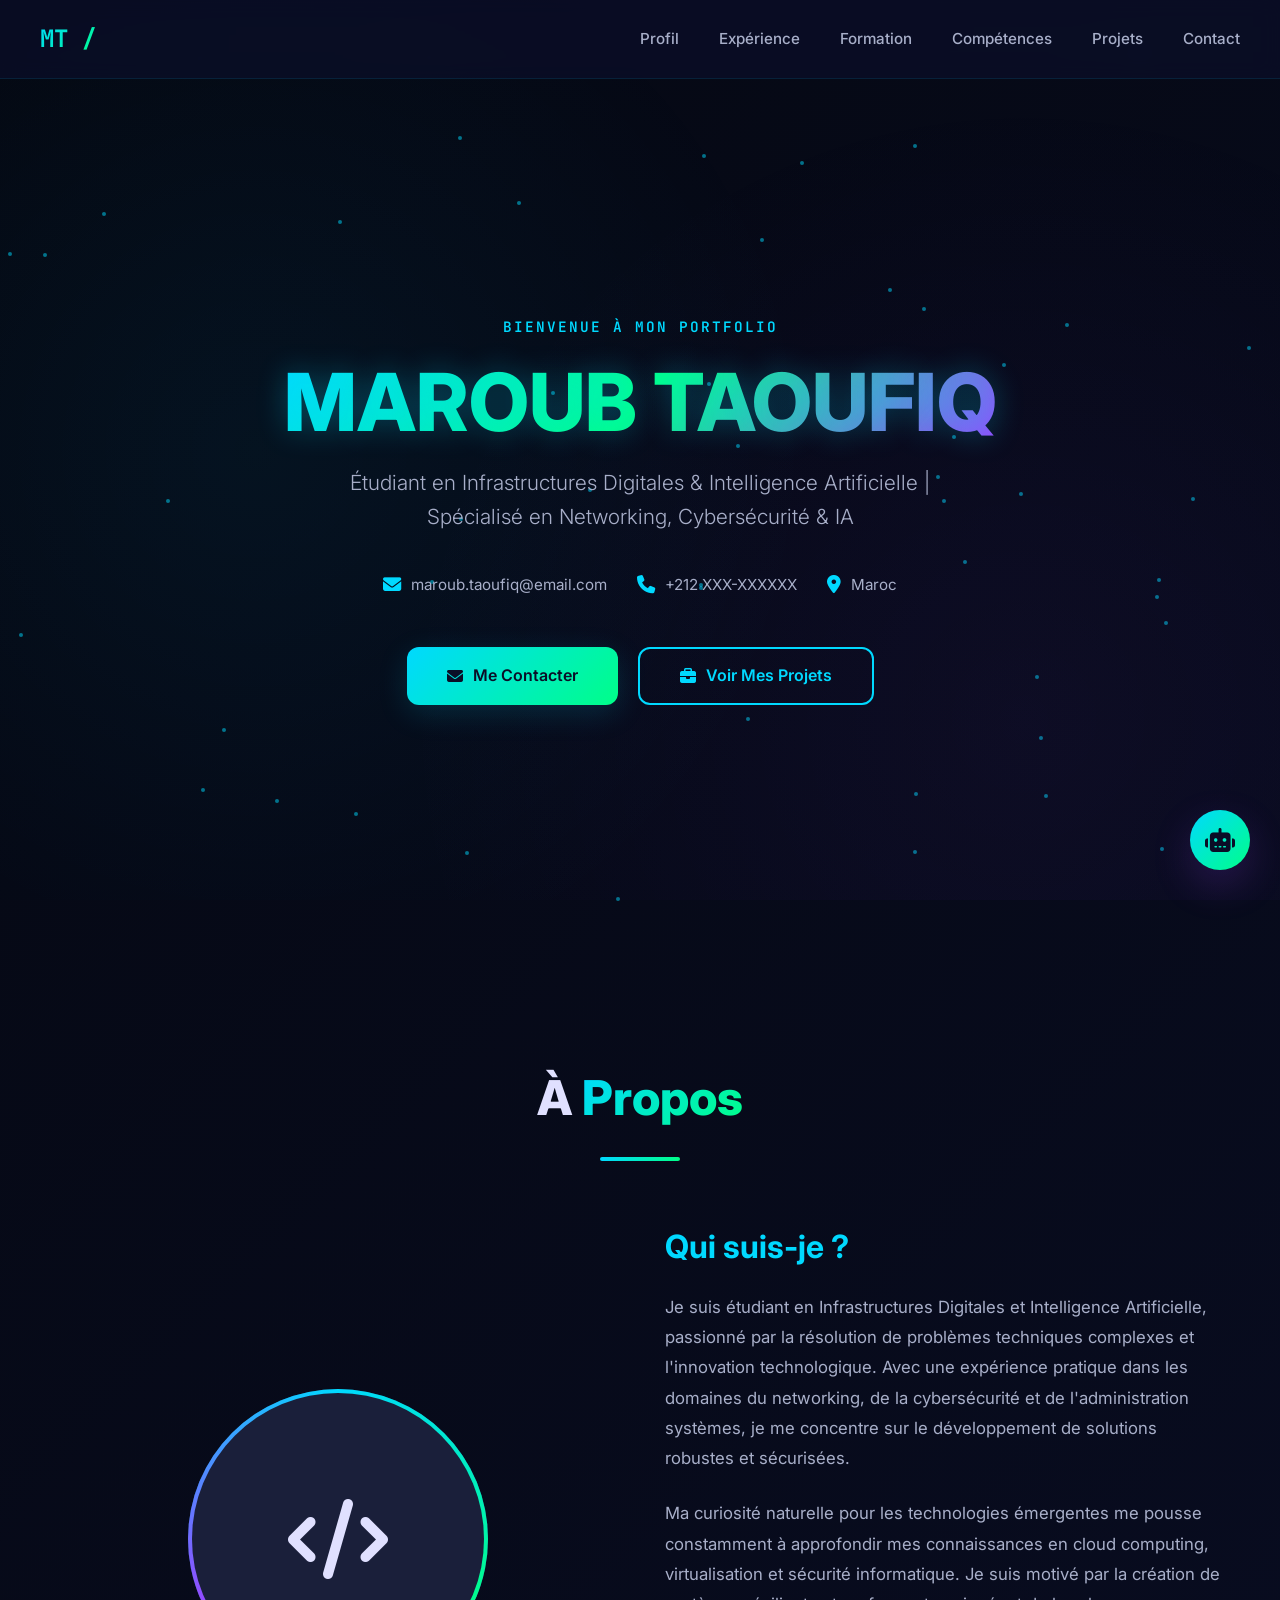
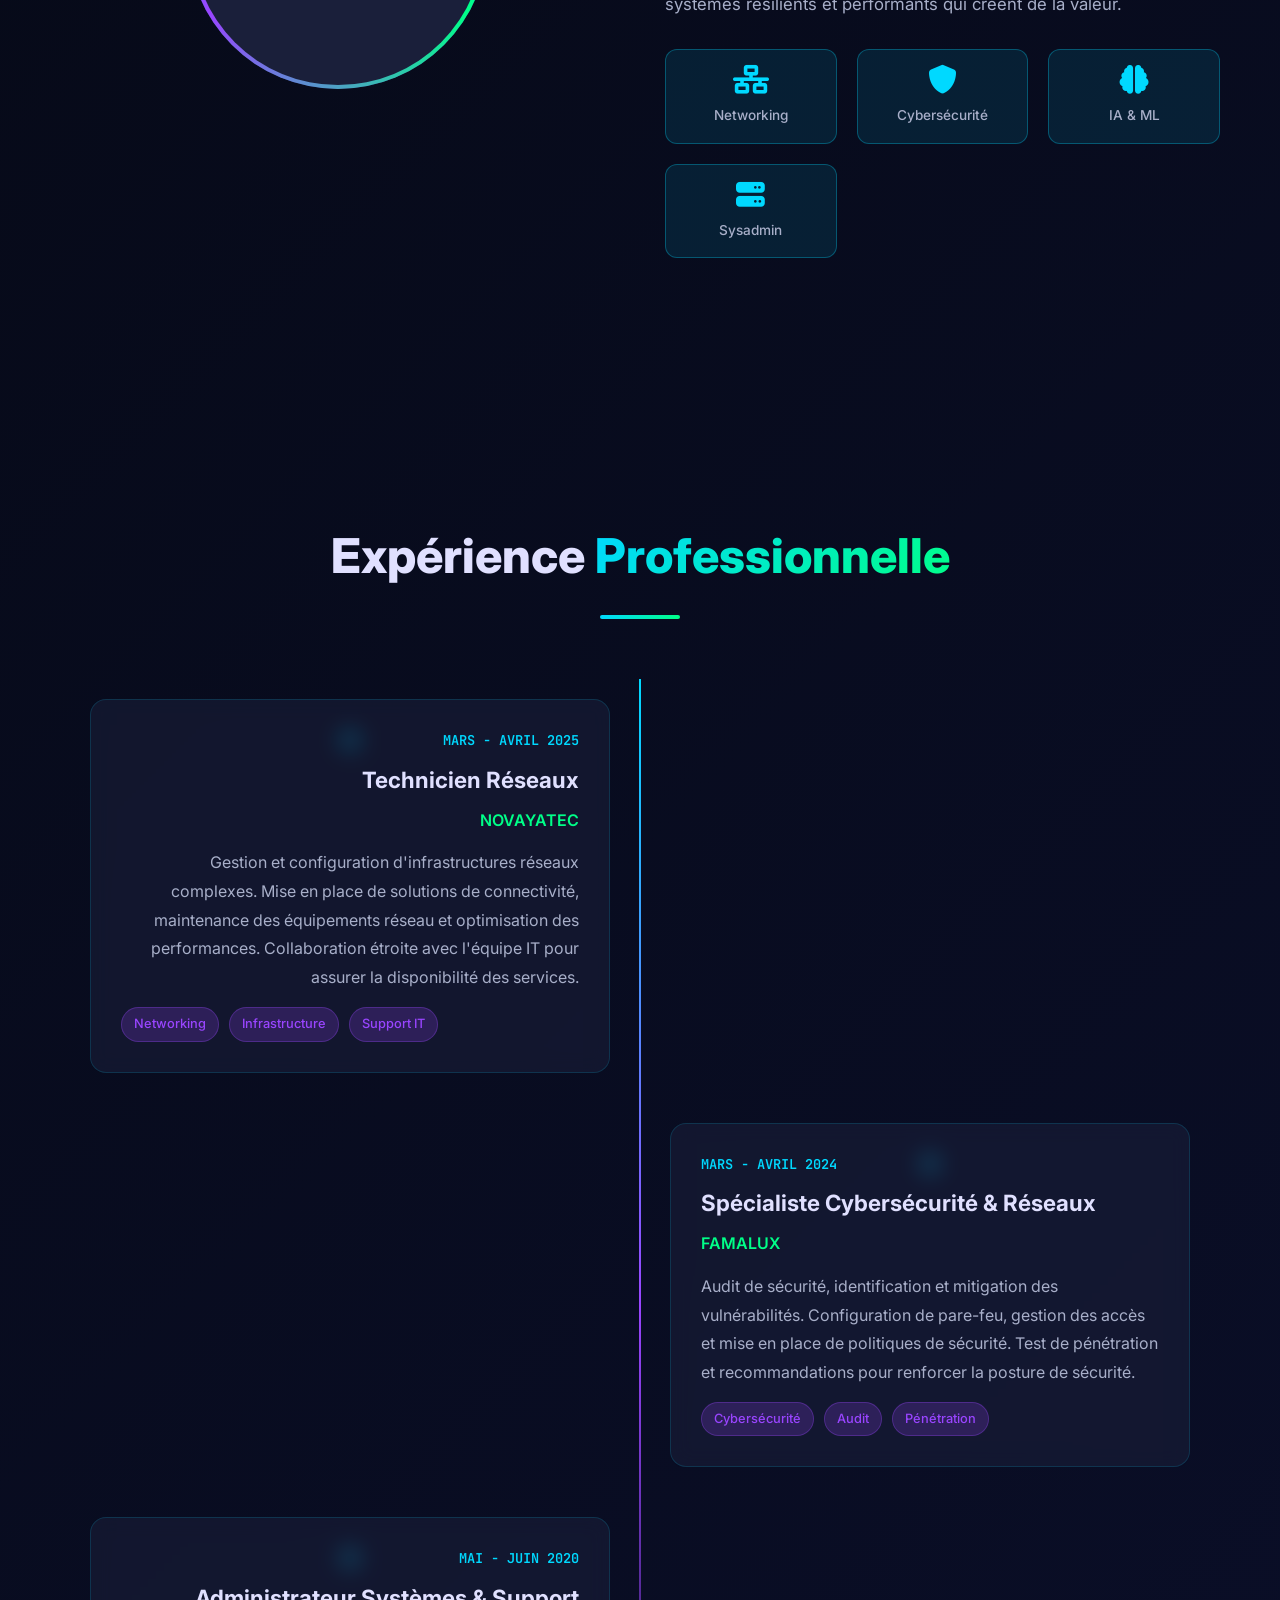
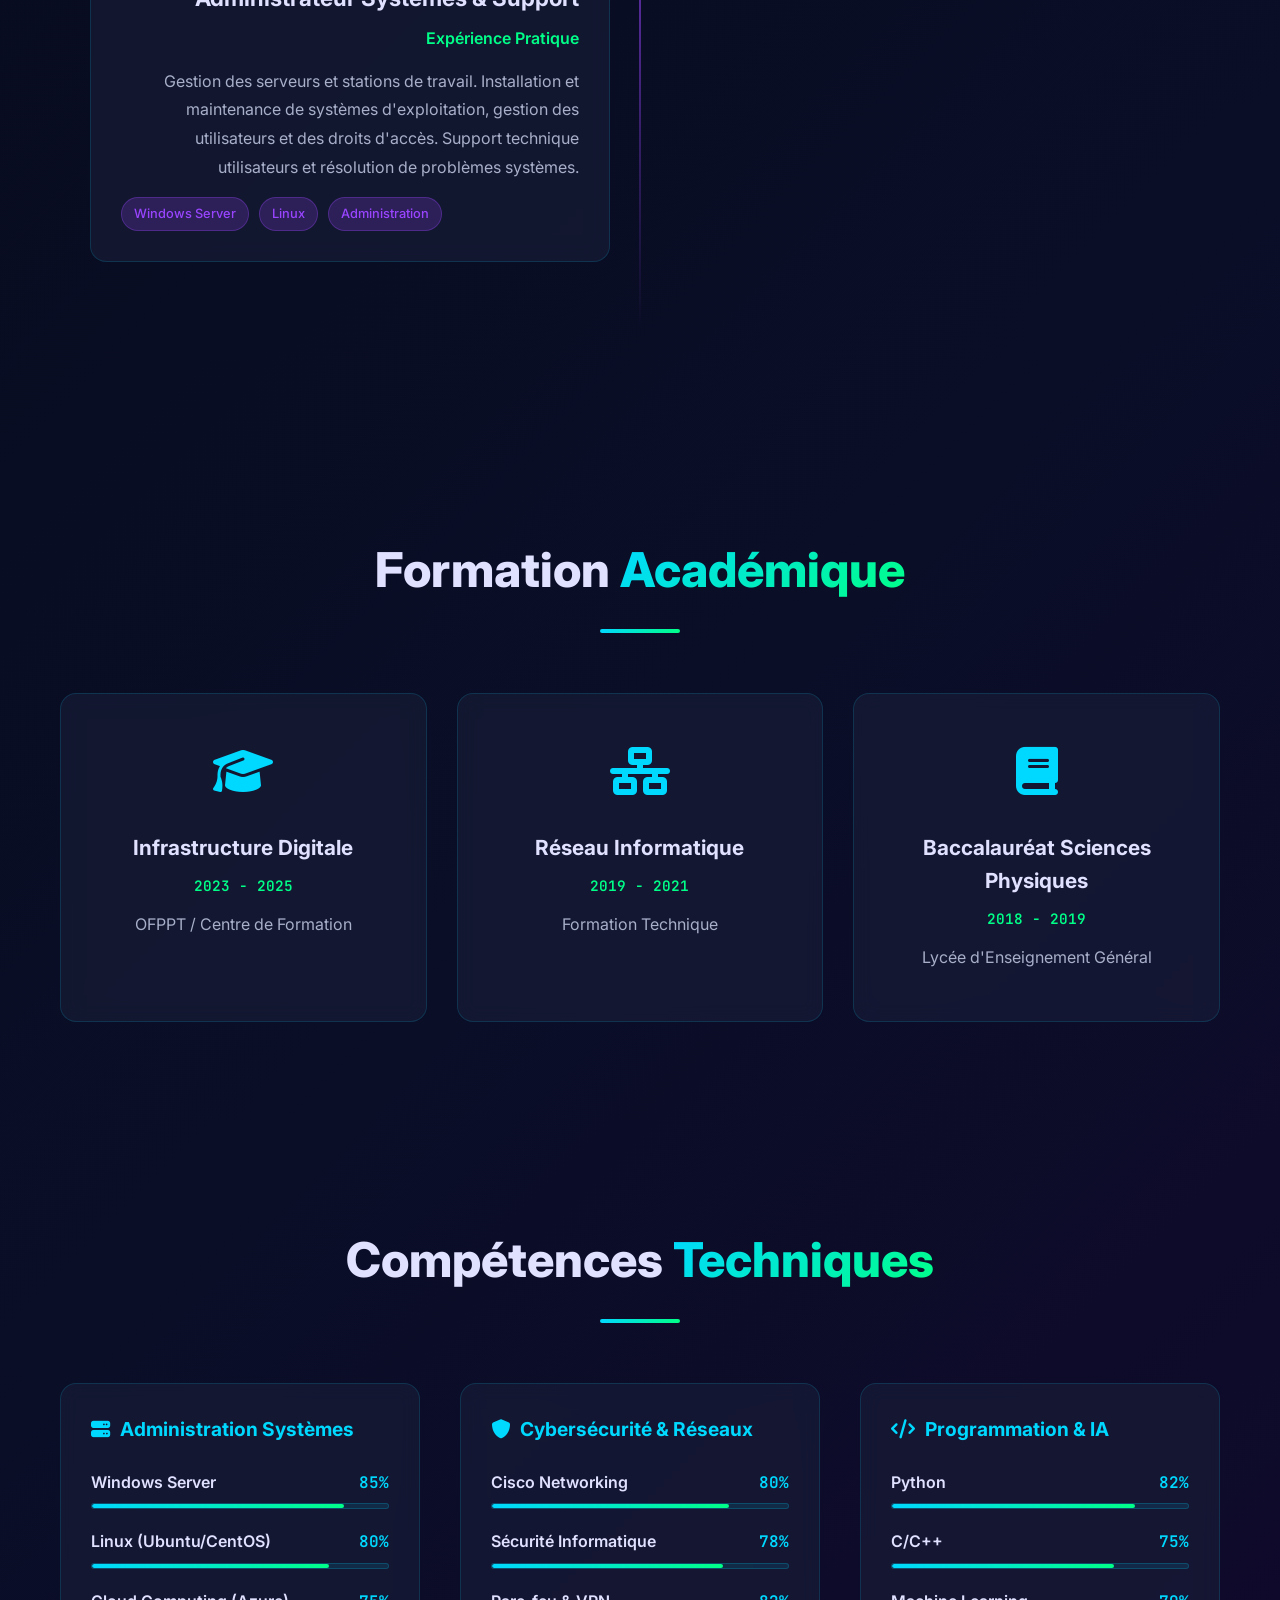
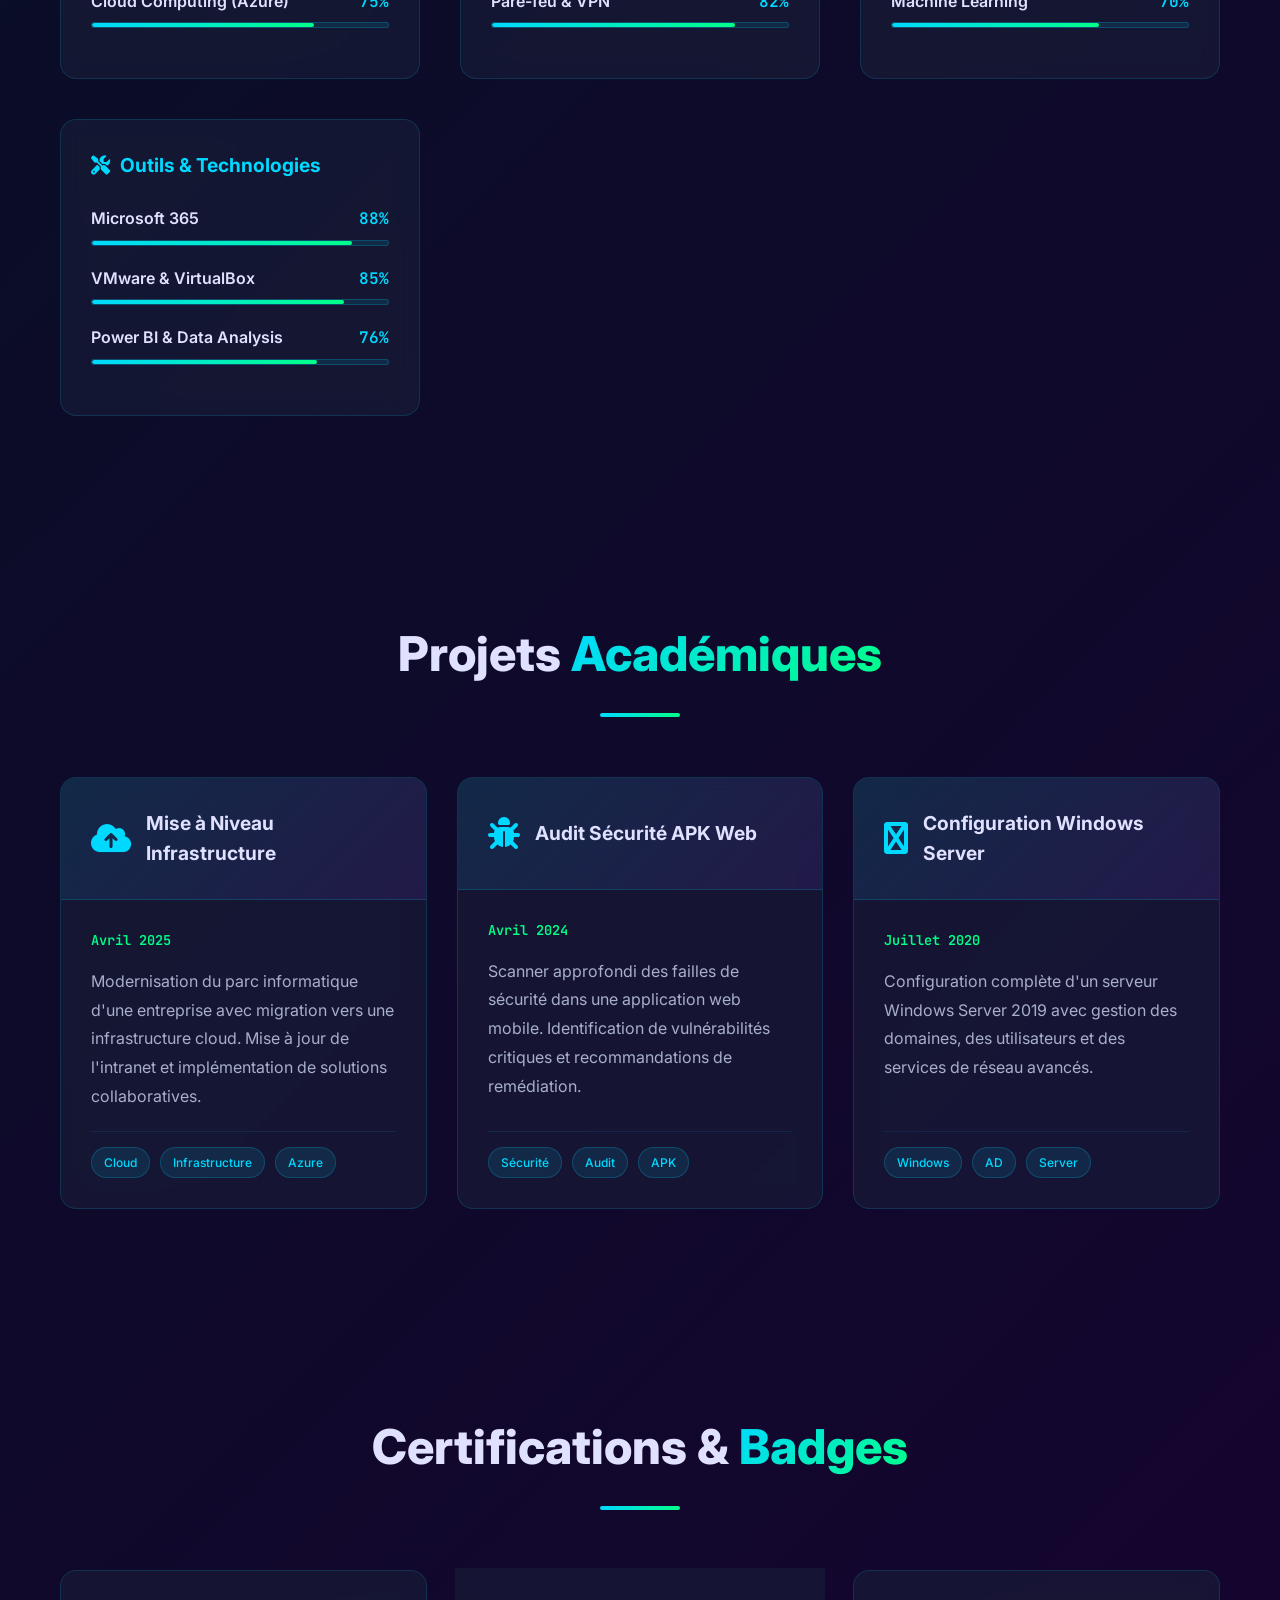
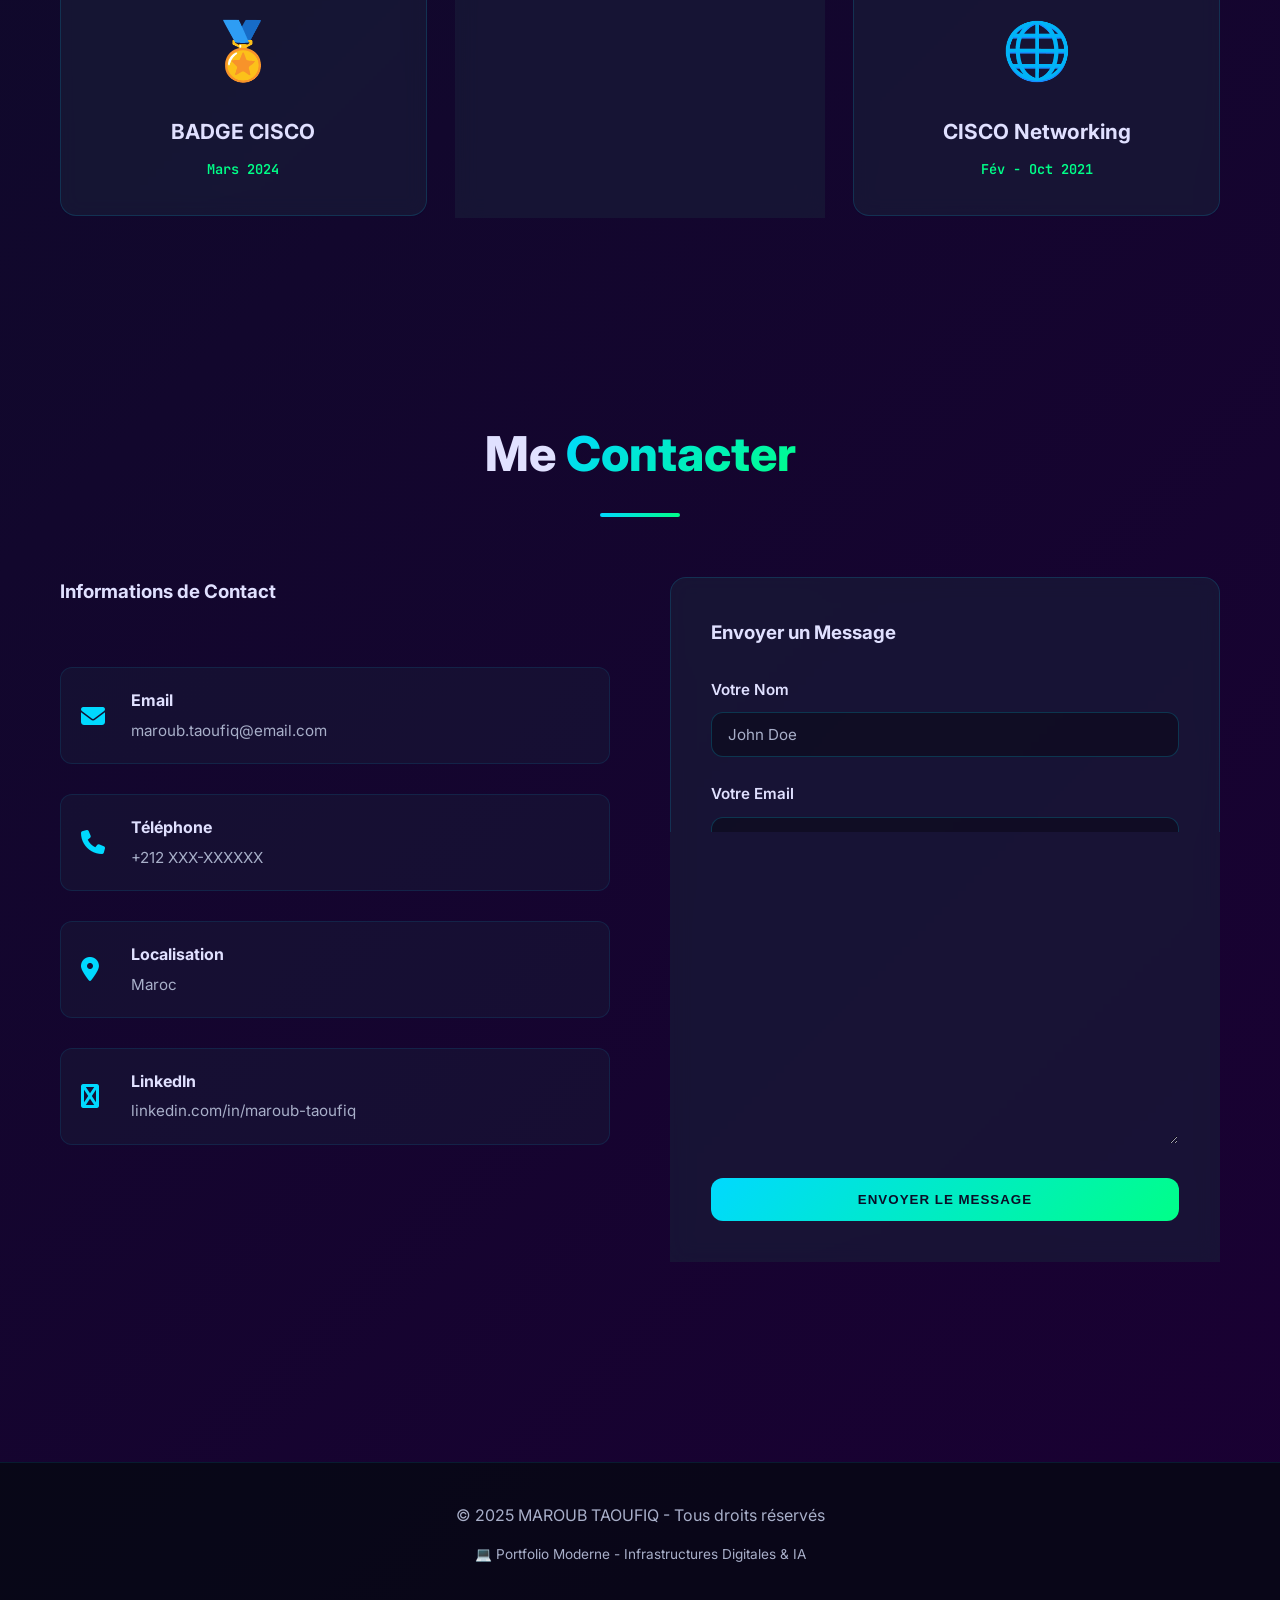
<file: Taoufiq MAROUB.html>
<!DOCTYPE html>
<html lang="fr">
<head>
    <meta charset="UTF-8">
    <meta name="viewport" content="width=device-width, initial-scale=1.0">
    <meta name="description" content="Portfolio professionnel de MAROUB TAOUFIQ - Étudiant en Infrastructures Digitales & Intelligence Artificielle. Spécialisé en networking, cybersécurité et IA.">
    <meta name="author" content="MAROUB TAOUFIQ">
    <meta name="theme-color" content="#0a0e27">
    <meta property="og:title" content="MAROUB TAOUFIQ - Portfolio">
    <meta property="og:description" content="Portfolio professionnel - Infrastructures Digitales & Intelligence Artificielle">
    <meta property="og:type" content="website">
    <title>MAROUB TAOUFIQ - Portfolio | Infrastructures Digitales & IA</title>
    
    <!-- Google Fonts -->
    <link rel="preconnect" href="https://fonts.googleapis.com">
    <link rel="preconnect" href="https://fonts.gstatic.com" crossorigin>
    <link href="https://fonts.googleapis.com/css2?family=JetBrains+Mono:wght@400;600;700&family=Inter:wght@300;400;500;600;700&display=swap" rel="stylesheet">
    
    <!-- Font Awesome -->
    <link rel="stylesheet" href="https://cdnjs.cloudflare.com/ajax/libs/font-awesome/6.4.0/css/all.min.css">
    
    <style>
        /* ============================================
           GLOBAL STYLES & VARIABLES
           ============================================ */
        :root {
            --color-primary: #00d9ff;
            --color-secondary: #00ff88;
            --color-accent: #9945ff;
            --color-accent-2: #ff006e;
            --color-dark: #0a0e27;
            --color-darker: #050812;
            --color-card: #1a1f3a;
            --color-text: #e0e0ff;
            --color-text-muted: #a8afc9;
            --color-border: #2a2f4a;
            --radius-lg: 16px;
            --radius-md: 12px;
            --radius-sm: 8px;
            --shadow-sm: 0 4px 15px rgba(0, 217, 255, 0.1);
            --shadow-md: 0 8px 30px rgba(0, 217, 255, 0.15);
            --shadow-lg: 0 15px 40px rgba(153, 69, 255, 0.2);
            --transition: all 0.3s cubic-bezier(0.23, 1, 0.320, 1);
        }

        * {
            margin: 0;
            padding: 0;
            box-sizing: border-box;
        }

        html {
            scroll-behavior: smooth;
        }

        body {
            font-family: 'Inter', -apple-system, BlinkMacSystemFont, 'Segoe UI', sans-serif;
            background: linear-gradient(135deg, var(--color-darker) 0%, var(--color-dark) 50%, #1a0033 100%);
            color: var(--color-text);
            line-height: 1.6;
            overflow-x: hidden;
        }

        body::before {
            content: '';
            position: fixed;
            top: 0;
            left: 0;
            width: 100%;
            height: 100%;
            background: radial-gradient(circle at 20% 50%, rgba(0, 217, 255, 0.05) 0%, transparent 50%),
                        radial-gradient(circle at 80% 80%, rgba(153, 69, 255, 0.05) 0%, transparent 50%);
            pointer-events: none;
            z-index: 1;
        }

        /* ============================================
           PARTICLES BACKGROUND
           ============================================ */
        .particles {
            position: fixed;
            top: 0;
            left: 0;
            width: 100%;
            height: 100%;
            z-index: 0;
            pointer-events: none;
        }

        .particle {
            position: absolute;
            width: 4px;
            height: 4px;
            background: var(--color-primary);
            border-radius: 50%;
            opacity: 0.5;
            animation: float 20s infinite;
        }

        @keyframes float {
            0%, 100% { transform: translateY(0) translateX(0); opacity: 0.5; }
            50% { opacity: 0.8; }
        }

        /* ============================================
           LAYOUT WRAPPER
           ============================================ */
        .content-wrapper {
            position: relative;
            z-index: 2;
        }

        .container {
            max-width: 1200px;
            margin: 0 auto;
            padding: 0 20px;
        }

        /* ============================================
           NAVIGATION BAR
           ============================================ */
        nav {
            position: fixed;
            top: 0;
            left: 0;
            right: 0;
            background: rgba(10, 14, 39, 0.8);
            backdrop-filter: blur(10px);
            border-bottom: 1px solid rgba(0, 217, 255, 0.1);
            z-index: 999;
            padding: 0 20px;
            transition: var(--transition);
        }

        nav.scrolled {
            background: rgba(10, 14, 39, 0.95);
            box-shadow: var(--shadow-sm);
        }

        .nav-container {
            max-width: 1200px;
            margin: 0 auto;
            display: flex;
            justify-content: space-between;
            align-items: center;
            padding: 20px 0;
        }

        .nav-logo {
            font-size: 1.5em;
            font-weight: 700;
            background: linear-gradient(135deg, var(--color-primary), var(--color-secondary));
            -webkit-background-clip: text;
            -webkit-text-fill-color: transparent;
            background-clip: text;
            font-family: 'JetBrains Mono', monospace;
        }

        .nav-links {
            display: flex;
            list-style: none;
            gap: 40px;
        }

        .nav-links a {
            color: var(--color-text-muted);
            text-decoration: none;
            transition: var(--transition);
            font-size: 0.95em;
            font-weight: 500;
            position: relative;
        }

        .nav-links a::after {
            content: '';
            position: absolute;
            bottom: -8px;
            left: 0;
            width: 0;
            height: 2px;
            background: linear-gradient(90deg, var(--color-primary), var(--color-secondary));
            transition: width 0.3s ease;
        }

        .nav-links a:hover {
            color: var(--color-primary);
        }

        .nav-links a:hover::after {
            width: 100%;
        }

        .nav-toggle {
            display: none;
            background: none;
            border: none;
            color: var(--color-primary);
            font-size: 1.5em;
            cursor: pointer;
        }

        @media (max-width: 768px) {
            .nav-links {
                position: absolute;
                top: 70px;
                left: 0;
                right: 0;
                flex-direction: column;
                gap: 20px;
                background: rgba(10, 14, 39, 0.98);
                padding: 30px 20px;
                border-bottom: 1px solid rgba(0, 217, 255, 0.1);
                max-height: 0;
                overflow: hidden;
                transition: max-height 0.3s ease;
            }

            .nav-links.active {
                max-height: 500px;
            }

            .nav-toggle {
                display: block;
            }
        }

        /* ============================================
           HERO SECTION
           ============================================ */
        #hero {
            min-height: 100vh;
            display: flex;
            align-items: center;
            justify-content: center;
            margin-top: 60px;
            position: relative;
            overflow: hidden;
        }

        .hero-content {
            text-align: center;
            z-index: 2;
            animation: fadeInUp 1s ease 0.2s both;
        }

        .hero-subtitle {
            color: var(--color-primary);
            font-family: 'JetBrains Mono', monospace;
            font-size: 0.9em;
            text-transform: uppercase;
            letter-spacing: 2px;
            margin-bottom: 20px;
            font-weight: 600;
        }

        .hero-title {
            font-size: clamp(2.5em, 8vw, 5em);
            font-weight: 800;
            margin-bottom: 20px;
            line-height: 1.1;
            background: linear-gradient(135deg, var(--color-primary), var(--color-secondary), var(--color-accent));
            -webkit-background-clip: text;
            -webkit-text-fill-color: transparent;
            background-clip: text;
            text-shadow: 0 0 30px rgba(0, 217, 255, 0.3);
        }

        .hero-tagline {
            font-size: 1.3em;
            color: var(--color-text-muted);
            margin-bottom: 40px;
            max-width: 600px;
            margin-left: auto;
            margin-right: auto;
            font-weight: 300;
        }

        .hero-info {
            display: flex;
            gap: 30px;
            justify-content: center;
            margin-bottom: 50px;
            flex-wrap: wrap;
        }

        .info-item {
            display: flex;
            align-items: center;
            gap: 10px;
            font-size: 0.95em;
            color: var(--color-text-muted);
        }

        .info-item i {
            color: var(--color-primary);
            font-size: 1.2em;
        }

        .cta-buttons {
            display: flex;
            gap: 20px;
            justify-content: center;
            flex-wrap: wrap;
        }

        .btn {
            padding: 14px 40px;
            border: none;
            border-radius: var(--radius-md);
            font-size: 1em;
            font-weight: 600;
            cursor: pointer;
            transition: var(--transition);
            text-decoration: none;
            display: inline-flex;
            align-items: center;
            gap: 10px;
            font-family: 'Inter', sans-serif;
        }

        .btn-primary {
            background: linear-gradient(135deg, var(--color-primary), var(--color-secondary));
            color: var(--color-dark);
            box-shadow: var(--shadow-md);
        }

        .btn-primary:hover {
            transform: translateY(-3px);
            box-shadow: var(--shadow-lg);
        }

        .btn-secondary {
            border: 2px solid var(--color-primary);
            color: var(--color-primary);
            background: transparent;
        }

        .btn-secondary:hover {
            background: rgba(0, 217, 255, 0.1);
            box-shadow: var(--shadow-md);
            transform: translateY(-3px);
        }

        @keyframes fadeInUp {
            from {
                opacity: 0;
                transform: translateY(30px);
            }
            to {
                opacity: 1;
                transform: translateY(0);
            }
        }

        /* ============================================
           SCROLL ANIMATIONS
           ============================================ */
        .reveal {
            opacity: 0;
            transform: translateY(30px);
            transition: var(--transition);
        }

        .reveal.active {
            opacity: 1;
            transform: translateY(0);
        }

        /* ============================================
           SECTIONS STYLING
           ============================================ */
        section {
            padding: 100px 0;
            position: relative;
        }

        .section-title {
            font-size: clamp(2em, 5vw, 3em);
            font-weight: 800;
            margin-bottom: 60px;
            text-align: center;
            position: relative;
            z-index: 2;
        }

        .section-title span {
            background: linear-gradient(135deg, var(--color-primary), var(--color-secondary));
            -webkit-background-clip: text;
            -webkit-text-fill-color: transparent;
            background-clip: text;
        }

        .section-title::after {
            content: '';
            display: block;
            width: 80px;
            height: 4px;
            background: linear-gradient(90deg, var(--color-primary), var(--color-secondary));
            margin: 20px auto 0;
            border-radius: 2px;
        }

        /* ============================================
           GLASS-MORPHISM CARDS
           ============================================ */
        .card {
            background: rgba(26, 31, 58, 0.6);
            border: 1px solid rgba(0, 217, 255, 0.15);
            border-radius: var(--radius-lg);
            backdrop-filter: blur(10px);
            padding: 30px;
            transition: var(--transition);
            position: relative;
            overflow: hidden;
        }

        .card::before {
            content: '';
            position: absolute;
            top: 0;
            left: -100%;
            width: 100%;
            height: 100%;
            background: linear-gradient(90deg, transparent, rgba(0, 217, 255, 0.2), transparent);
            transition: left 0.5s ease;
            z-index: 1;
        }

        .card:hover::before {
            left: 100%;
        }

        .card:hover {
            border-color: rgba(0, 217, 255, 0.4);
            box-shadow: var(--shadow-md);
            transform: translateY(-5px);
        }

        .card > * {
            position: relative;
            z-index: 2;
        }

        /* ============================================
           PROFILE SECTION
           ============================================ */
        .profile-container {
            display: grid;
            grid-template-columns: 1fr 1fr;
            gap: 50px;
            align-items: center;
            margin-bottom: 60px;
        }

        .profile-image {
            position: relative;
            width: 300px;
            height: 300px;
            margin: 0 auto;
        }

        .profile-image-wrapper {
            width: 100%;
            height: 100%;
            border-radius: 50%;
            background: linear-gradient(135deg, rgba(0, 217, 255, 0.4), rgba(153, 69, 255, 0.4));
            padding: 4px;
            position: relative;
            overflow: hidden;
        }

        .profile-image-wrapper::before {
            content: '';
            position: absolute;
            inset: 0;
            background: conic-gradient(
                from 0deg,
                var(--color-primary),
                var(--color-secondary),
                var(--color-accent),
                var(--color-primary)
            );
            animation: spin 8s linear infinite;
        }

        .profile-image-inner {
            position: absolute;
            inset: 4px;
            border-radius: 50%;
            background: var(--color-card);
            display: flex;
            align-items: center;
            justify-content: center;
            font-size: 80px;
            z-index: 2;
        }

        @keyframes spin {
            from { transform: rotate(0deg); }
            to { transform: rotate(360deg); }
        }

        .profile-text h3 {
            font-size: 2em;
            margin-bottom: 20px;
            color: var(--color-primary);
            font-weight: 700;
        }

        .profile-text p {
            color: var(--color-text-muted);
            margin-bottom: 25px;
            line-height: 1.8;
            font-size: 1.05em;
        }

        .profile-traits {
            display: grid;
            grid-template-columns: repeat(auto-fit, minmax(150px, 1fr));
            gap: 20px;
            margin-top: 30px;
        }

        .trait-badge {
            background: rgba(0, 217, 255, 0.1);
            border: 1px solid rgba(0, 217, 255, 0.3);
            padding: 15px;
            border-radius: var(--radius-md);
            text-align: center;
            transition: var(--transition);
        }

        .trait-badge:hover {
            background: rgba(0, 217, 255, 0.2);
            border-color: var(--color-primary);
            box-shadow: var(--shadow-sm);
        }

        .trait-badge i {
            display: block;
            font-size: 1.8em;
            color: var(--color-primary);
            margin-bottom: 8px;
        }

        .trait-badge span {
            font-size: 0.85em;
            color: var(--color-text-muted);
            font-weight: 500;
        }

        @media (max-width: 768px) {
            .profile-container {
                grid-template-columns: 1fr;
                gap: 30px;
            }

            .profile-image {
                width: 250px;
                height: 250px;
            }
        }

        /* ============================================
           EXPERIENCE SECTION
           ============================================ */
        .timeline {
            position: relative;
            padding: 20px 0;
        }

        .timeline::before {
            content: '';
            position: absolute;
            left: 50%;
            top: 0;
            bottom: 0;
            width: 2px;
            background: linear-gradient(180deg, var(--color-primary), var(--color-accent), transparent);
            transform: translateX(-50%);
        }

        .timeline-item {
            margin-bottom: 50px;
            width: 50%;
            padding: 0 30px;
        }

        .timeline-item:nth-child(odd) {
            margin-left: 0;
            text-align: right;
        }

        .timeline-item:nth-child(even) {
            margin-left: auto;
        }

        .timeline-item::before {
            content: '';
            position: absolute;
            left: 50%;
            top: 30px;
            width: 16px;
            height: 16px;
            background: var(--color-dark);
            border: 3px solid var(--color-primary);
            border-radius: 50%;
            transform: translateX(-50%);
        }

        .timeline-item {
            position: relative;
        }

        .experience-card {
            background: rgba(26, 31, 58, 0.6);
            border: 1px solid rgba(0, 217, 255, 0.15);
            border-radius: var(--radius-lg);
            backdrop-filter: blur(10px);
            padding: 30px;
            transition: var(--transition);
        }

        .experience-card:hover {
            border-color: rgba(0, 217, 255, 0.4);
            box-shadow: var(--shadow-md);
            transform: translateY(-5px);
        }

        .exp-date {
            color: var(--color-primary);
            font-family: 'JetBrains Mono', monospace;
            font-size: 0.85em;
            font-weight: 600;
            text-transform: uppercase;
        }

        .exp-title {
            font-size: 1.4em;
            font-weight: 700;
            color: var(--color-text);
            margin: 10px 0;
        }

        .exp-company {
            color: var(--color-secondary);
            font-weight: 600;
            margin-bottom: 15px;
        }

        .exp-description {
            color: var(--color-text-muted);
            margin-bottom: 15px;
            line-height: 1.8;
        }

        .exp-tags {
            display: flex;
            gap: 10px;
            flex-wrap: wrap;
        }

        .tag {
            background: rgba(153, 69, 255, 0.2);
            color: var(--color-accent);
            padding: 6px 12px;
            border-radius: 20px;
            font-size: 0.8em;
            border: 1px solid rgba(153, 69, 255, 0.3);
            font-weight: 500;
        }

        @media (max-width: 768px) {
            .timeline::before {
                left: 20px;
            }

            .timeline-item,
            .timeline-item:nth-child(odd) {
                width: 100%;
                padding-left: 80px;
                text-align: left;
            }

            .timeline-item::before {
                left: 20px;
            }
        }

        /* ============================================
           FORMATION / EDUCATION SECTION
           ============================================ */
        .education-grid {
            display: grid;
            grid-template-columns: repeat(auto-fit, minmax(300px, 1fr));
            gap: 30px;
        }

        .education-card {
            background: rgba(26, 31, 58, 0.6);
            border: 1px solid rgba(0, 217, 255, 0.15);
            border-radius: var(--radius-lg);
            backdrop-filter: blur(10px);
            padding: 40px 30px;
            text-align: center;
            transition: var(--transition);
        }

        .education-card:hover {
            border-color: rgba(0, 217, 255, 0.4);
            box-shadow: var(--shadow-md);
            transform: translateY(-8px);
        }

        .education-icon {
            font-size: 3em;
            color: var(--color-primary);
            margin-bottom: 20px;
        }

        .education-title {
            font-size: 1.3em;
            font-weight: 700;
            color: var(--color-text);
            margin-bottom: 10px;
        }

        .education-period {
            font-family: 'JetBrains Mono', monospace;
            color: var(--color-secondary);
            font-size: 0.9em;
            margin-bottom: 15px;
            font-weight: 600;
        }

        .education-institution {
            color: var(--color-text-muted);
            margin-bottom: 10px;
        }

        /* ============================================
           SKILLS SECTION
           ============================================ */
        .skills-container {
            display: grid;
            grid-template-columns: repeat(auto-fit, minmax(350px, 1fr));
            gap: 40px;
        }

        .skill-category {
            padding: 30px;
            background: rgba(26, 31, 58, 0.6);
            border: 1px solid rgba(0, 217, 255, 0.15);
            border-radius: var(--radius-lg);
            backdrop-filter: blur(10px);
            transition: var(--transition);
        }

        .skill-category:hover {
            border-color: rgba(0, 217, 255, 0.4);
            box-shadow: var(--shadow-md);
        }

        .skill-category-title {
            font-size: 1.2em;
            font-weight: 700;
            color: var(--color-primary);
            margin-bottom: 25px;
            display: flex;
            align-items: center;
            gap: 10px;
        }

        .skill-item {
            margin-bottom: 20px;
        }

        .skill-name {
            display: flex;
            justify-content: space-between;
            margin-bottom: 8px;
            font-weight: 600;
        }

        .skill-name span:first-child {
            color: var(--color-text);
        }

        .skill-name span:last-child {
            color: var(--color-primary);
            font-family: 'JetBrains Mono', monospace;
        }

        .skill-bar {
            height: 6px;
            background: rgba(0, 217, 255, 0.1);
            border-radius: 3px;
            overflow: hidden;
            border: 1px solid rgba(0, 217, 255, 0.2);
        }

        .skill-progress {
            height: 100%;
            background: linear-gradient(90deg, var(--color-primary), var(--color-secondary));
            border-radius: 3px;
            animation: fillBar 2s ease-out forwards;
            transform-origin: left;
        }

        @keyframes fillBar {
            from {
                width: 0;
            }
        }

        /* ============================================
           PROJECTS SECTION
           ============================================ */
        .projects-grid {
            display: grid;
            grid-template-columns: repeat(auto-fit, minmax(320px, 1fr));
            gap: 30px;
        }

        .project-card {
            background: rgba(26, 31, 58, 0.6);
            border: 1px solid rgba(0, 217, 255, 0.15);
            border-radius: var(--radius-lg);
            backdrop-filter: blur(10px);
            overflow: hidden;
            transition: var(--transition);
            display: flex;
            flex-direction: column;
        }

        .project-card:hover {
            border-color: rgba(0, 217, 255, 0.4);
            box-shadow: var(--shadow-lg);
            transform: translateY(-8px);
        }

        .project-header {
            background: linear-gradient(135deg, rgba(0, 217, 255, 0.1), rgba(153, 69, 255, 0.1));
            padding: 30px;
            border-bottom: 1px solid rgba(0, 217, 255, 0.15);
            display: flex;
            align-items: center;
            gap: 15px;
        }

        .project-icon {
            font-size: 2em;
            color: var(--color-primary);
        }

        .project-title {
            font-size: 1.2em;
            font-weight: 700;
            color: var(--color-text);
        }

        .project-content {
            padding: 30px;
            flex: 1;
            display: flex;
            flex-direction: column;
        }

        .project-date {
            font-family: 'JetBrains Mono', monospace;
            color: var(--color-secondary);
            font-size: 0.85em;
            margin-bottom: 15px;
            font-weight: 600;
        }

        .project-description {
            color: var(--color-text-muted);
            margin-bottom: 20px;
            line-height: 1.8;
            flex: 1;
        }

        .project-tech {
            display: flex;
            gap: 10px;
            flex-wrap: wrap;
            margin-top: auto;
            padding-top: 15px;
            border-top: 1px solid rgba(0, 217, 255, 0.1);
        }

        .tech-tag {
            background: rgba(0, 217, 255, 0.1);
            color: var(--color-primary);
            padding: 5px 12px;
            border-radius: 20px;
            font-size: 0.75em;
            border: 1px solid rgba(0, 217, 255, 0.2);
            font-weight: 500;
        }

        /* ============================================
           CERTIFICATIONS SECTION
           ============================================ */
        .certifications-grid {
            display: grid;
            grid-template-columns: repeat(auto-fit, minmax(280px, 1fr));
            gap: 30px;
        }

        .cert-card {
            background: rgba(26, 31, 58, 0.6);
            border: 1px solid rgba(0, 217, 255, 0.15);
            border-radius: var(--radius-lg);
            backdrop-filter: blur(10px);
            padding: 35px;
            text-align: center;
            transition: var(--transition);
            position: relative;
        }

        .cert-card::before {
            content: '';
            position: absolute;
            top: -2px;
            left: -2px;
            right: -2px;
            bottom: -2px;
            background: linear-gradient(135deg, var(--color-primary), var(--color-secondary));
            border-radius: var(--radius-lg);
            opacity: 0;
            transition: opacity 0.3s ease;
            z-index: -1;
        }

        .cert-card:hover {
            border-color: var(--color-primary);
            box-shadow: var(--shadow-lg);
            transform: translateY(-8px) scale(1.02);
        }

        .cert-card:hover::before {
            opacity: 0.1;
        }

        .cert-badge {
            font-size: 3.5em;
            margin-bottom: 20px;
        }

        .cert-name {
            font-size: 1.3em;
            font-weight: 700;
            color: var(--color-text);
            margin-bottom: 10px;
        }

        .cert-date {
            font-family: 'JetBrains Mono', monospace;
            color: var(--color-secondary);
            font-size: 0.85em;
            font-weight: 600;
        }

        /* ============================================
           CONTACT SECTION
           ============================================ */
        .contact-container {
            display: grid;
            grid-template-columns: 1fr 1fr;
            gap: 60px;
            align-items: start;
        }

        .contact-info {
            display: flex;
            flex-direction: column;
            gap: 30px;
        }

        .contact-item {
            display: flex;
            gap: 20px;
            padding: 20px;
            background: rgba(26, 31, 58, 0.4);
            border-radius: var(--radius-md);
            border: 1px solid rgba(0, 217, 255, 0.1);
            transition: var(--transition);
        }

        .contact-item:hover {
            border-color: rgba(0, 217, 255, 0.3);
            background: rgba(26, 31, 58, 0.6);
            transform: translateX(10px);
        }

        .contact-icon {
            font-size: 1.5em;
            color: var(--color-primary);
            flex-shrink: 0;
            width: 30px;
            display: flex;
            align-items: center;
        }

        .contact-text h4 {
            color: var(--color-text);
            margin-bottom: 5px;
        }

        .contact-text p {
            color: var(--color-text-muted);
            font-size: 0.95em;
        }

        .contact-form {
            background: rgba(26, 31, 58, 0.6);
            border: 1px solid rgba(0, 217, 255, 0.15);
            border-radius: var(--radius-lg);
            backdrop-filter: blur(10px);
            padding: 40px;
        }

        .form-group {
            margin-bottom: 25px;
        }

        .form-group label {
            display: block;
            color: var(--color-text);
            font-weight: 600;
            margin-bottom: 10px;
            font-size: 0.95em;
        }

        .form-group input,
        .form-group textarea {
            width: 100%;
            background: rgba(0, 0, 0, 0.3);
            border: 1px solid rgba(0, 217, 255, 0.2);
            border-radius: var(--radius-md);
            padding: 12px 16px;
            color: var(--color-text);
            font-family: inherit;
            transition: var(--transition);
            font-size: 0.95em;
        }

        .form-group input:focus,
        .form-group textarea:focus {
            outline: none;
            border-color: var(--color-primary);
            box-shadow: 0 0 20px rgba(0, 217, 255, 0.2);
            background: rgba(0, 0, 0, 0.5);
        }

        .form-group textarea {
            resize: vertical;
            min-height: 120px;
        }

        .form-group input::placeholder,
        .form-group textarea::placeholder {
            color: var(--color-text-muted);
        }

        .form-submit {
            width: 100%;
            padding: 14px;
            background: linear-gradient(135deg, var(--color-primary), var(--color-secondary));
            color: var(--color-dark);
            border: none;
            border-radius: var(--radius-md);
            font-weight: 700;
            cursor: pointer;
            transition: var(--transition);
            text-transform: uppercase;
            letter-spacing: 1px;
        }

        .form-submit:hover {
            transform: translateY(-2px);
            box-shadow: var(--shadow-lg);
        }

        @media (max-width: 768px) {
            .contact-container {
                grid-template-columns: 1fr;
                gap: 40px;
            }
        }

        /* ============================================
           FOOTER
           ============================================ */
        footer {
            background: rgba(5, 8, 18, 0.8);
            border-top: 1px solid rgba(0, 217, 255, 0.1);
            padding: 40px 0;
            text-align: center;
            color: var(--color-text-muted);
            margin-top: 100px;
        }

        footer p {
            margin-bottom: 15px;
        }

        /* ============================================
           AI CHAT WIDGET
           ============================================ */
        .chat-widget {
            position: fixed;
            bottom: 30px;
            right: 30px;
            z-index: 1000;
        }

        .chat-button {
            width: 60px;
            height: 60px;
            border-radius: 50%;
            background: linear-gradient(135deg, var(--color-primary), var(--color-secondary));
            border: none;
            color: var(--color-dark);
            font-size: 1.5em;
            cursor: pointer;
            transition: var(--transition);
            box-shadow: var(--shadow-lg);
            display: flex;
            align-items: center;
            justify-content: center;
        }

        .chat-button:hover {
            transform: scale(1.1);
            box-shadow: 0 15px 40px rgba(0, 217, 255, 0.4);
        }

        .chat-box {
            position: absolute;
            bottom: 100px;
            right: 0;
            width: 350px;
            max-width: 90vw;
            background: rgba(26, 31, 58, 0.95);
            border: 1px solid rgba(0, 217, 255, 0.2);
            border-radius: var(--radius-lg);
            backdrop-filter: blur(10px);
            box-shadow: var(--shadow-lg);
            display: none;
            flex-direction: column;
            max-height: 500px;
            animation: slideUp 0.3s ease;
        }

        .chat-box.active {
            display: flex;
        }

        @keyframes slideUp {
            from {
                opacity: 0;
                transform: translateY(20px);
            }
            to {
                opacity: 1;
                transform: translateY(0);
            }
        }

        .chat-header {
            padding: 20px;
            border-bottom: 1px solid rgba(0, 217, 255, 0.1);
            display: flex;
            justify-content: space-between;
            align-items: center;
        }

        .chat-header h4 {
            color: var(--color-primary);
            font-size: 1em;
            margin: 0;
        }

        .chat-close {
            background: none;
            border: none;
            color: var(--color-text-muted);
            font-size: 1.2em;
            cursor: pointer;
        }

        .chat-messages {
            flex: 1;
            overflow-y: auto;
            padding: 20px;
            font-size: 0.9em;
        }

        .chat-message {
            margin-bottom: 15px;
            padding: 10px 15px;
            border-radius: var(--radius-sm);
            line-height: 1.5;
        }

        .chat-message.bot {
            background: rgba(0, 217, 255, 0.1);
            border-left: 3px solid var(--color-primary);
            color: var(--color-text);
        }

        .chat-message.user {
            background: rgba(153, 69, 255, 0.2);
            border-left: 3px solid var(--color-accent);
            color: var(--color-text);
            text-align: right;
        }

        .chat-input-group {
            padding: 15px;
            border-top: 1px solid rgba(0, 217, 255, 0.1);
            display: flex;
            gap: 10px;
        }

        .chat-input {
            flex: 1;
            background: rgba(0, 0, 0, 0.3);
            border: 1px solid rgba(0, 217, 255, 0.2);
            border-radius: var(--radius-sm);
            padding: 10px 12px;
            color: var(--color-text);
            font-family: inherit;
            font-size: 0.9em;
        }

        .chat-input:focus {
            outline: none;
            border-color: var(--color-primary);
        }

        .chat-send {
            background: var(--color-primary);
            border: none;
            color: var(--color-dark);
            border-radius: var(--radius-sm);
            padding: 10px 15px;
            cursor: pointer;
            font-weight: 600;
            transition: var(--transition);
        }

        .chat-send:hover {
            background: var(--color-secondary);
        }

        @media (max-width: 480px) {
            .chat-widget {
                bottom: 20px;
                right: 20px;
            }

            .chat-box {
                width: calc(100vw - 40px);
            }
        }

        /* ============================================
           RESPONSIVE DESIGN
           ============================================ */
        @media (max-width: 768px) {
            :root {
                font-size: 14px;
            }

            section {
                padding: 60px 0;
            }

            .nav-links {
                gap: 15px;
            }

            .hero-info {
                gap: 15px;
            }

            .timeline::before {
                left: 15px;
            }

            .timeline-item,
            .timeline-item:nth-child(odd) {
                width: 100%;
                padding-left: 60px;
                text-align: left;
            }

            .timeline-item::before {
                left: 15px;
            }

            .skills-container {
                grid-template-columns: 1fr;
            }
        }

        @media (max-width: 480px) {
            .container {
                padding: 0 16px;
            }

            .hero-title {
                font-size: 2em;
            }

            .section-title {
                font-size: 1.5em;
            }

            .cta-buttons {
                gap: 10px;
            }

            .btn {
                padding: 12px 24px;
                font-size: 0.9em;
            }
        }
    </style>
</head>
<body>
    <!-- Particle Background -->
    <div class="particles" id="particles"></div>

    <!-- Navigation -->
    <nav>
        <div class="nav-container">
            <div class="nav-logo">MT /</div>
            <ul class="nav-links" id="navLinks">
                <li><a href="#profile">Profil</a></li>
                <li><a href="#experience">Expérience</a></li>
                <li><a href="#formation">Formation</a></li>
                <li><a href="#skills">Compétences</a></li>
                <li><a href="#projects">Projets</a></li>
                <li><a href="#contact">Contact</a></li>
            </ul>
            <button class="nav-toggle" id="navToggle">
                <i class="fas fa-bars"></i>
            </button>
        </div>
    </nav>

    <!-- Main Content -->
    <div class="content-wrapper">
        <!-- Hero Section -->
        <section id="hero">
            <div class="container">
                <div class="hero-content">
                    <div class="hero-subtitle">Bienvenue à mon portfolio</div>
                    <h1 class="hero-title">MAROUB TAOUFIQ</h1>
                    <p class="hero-tagline">Étudiant en Infrastructures Digitales & Intelligence Artificielle | Spécialisé en Networking, Cybersécurité & IA</p>
                    
                    <div class="hero-info">
                        <div class="info-item">
                            <i class="fas fa-envelope"></i>
                            <span>maroub.taoufiq@email.com</span>
                        </div>
                        <div class="info-item">
                            <i class="fas fa-phone"></i>
                            <span>+212 XXX-XXXXXX</span>
                        </div>
                        <div class="info-item">
                            <i class="fas fa-location-dot"></i>
                            <span>Maroc</span>
                        </div>
                    </div>

                    <div class="cta-buttons">
                        <a href="#contact" class="btn btn-primary">
                            <i class="fas fa-envelope"></i>
                            Me Contacter
                        </a>
                        <a href="#projects" class="btn btn-secondary">
                            <i class="fas fa-briefcase"></i>
                            Voir Mes Projets
                        </a>
                    </div>
                </div>
            </div>
        </section>

        <!-- Profile Section -->
        <section id="profile">
            <div class="container">
                <h2 class="section-title">À <span>Propos</span></h2>
                <div class="profile-container">
                    <div class="profile-image">
                        <div class="profile-image-wrapper">
                            <div class="profile-image-inner">
                                <i class="fas fa-code"></i>
                            </div>
                        </div>
                    </div>
                    <div class="profile-text reveal">
                        <h3>Qui suis-je ?</h3>
                        <p>
                            Je suis étudiant en Infrastructures Digitales et Intelligence Artificielle, passionné par la résolution de problèmes techniques complexes et l'innovation technologique. Avec une expérience pratique dans les domaines du networking, de la cybersécurité et de l'administration systèmes, je me concentre sur le développement de solutions robustes et sécurisées.
                        </p>
                        <p>
                            Ma curiosité naturelle pour les technologies émergentes me pousse constamment à approfondir mes connaissances en cloud computing, virtualisation et sécurité informatique. Je suis motivé par la création de systèmes résilients et performants qui créent de la valeur.
                        </p>
                        <div class="profile-traits">
                            <div class="trait-badge reveal">
                                <i class="fas fa-network-wired"></i>
                                <span>Networking</span>
                            </div>
                            <div class="trait-badge reveal">
                                <i class="fas fa-shield"></i>
                                <span>Cybersécurité</span>
                            </div>
                            <div class="trait-badge reveal">
                                <i class="fas fa-brain"></i>
                                <span>IA & ML</span>
                            </div>
                            <div class="trait-badge reveal">
                                <i class="fas fa-server"></i>
                                <span>Sysadmin</span>
                            </div>
                        </div>
                    </div>
                </div>
            </div>
        </section>

        <!-- Experience Section -->
        <section id="experience">
            <div class="container">
                <h2 class="section-title">Expérience <span>Professionnelle</span></h2>
                <div class="timeline">
                    <div class="timeline-item reveal">
                        <div class="experience-card">
                            <div class="exp-date">Mars - Avril 2025</div>
                            <div class="exp-title">Technicien Réseaux</div>
                            <div class="exp-company">NOVAYATEC</div>
                            <div class="exp-description">
                                Gestion et configuration d'infrastructures réseaux complexes. Mise en place de solutions de connectivité, maintenance des équipements réseau et optimisation des performances. Collaboration étroite avec l'équipe IT pour assurer la disponibilité des services.
                            </div>
                            <div class="exp-tags">
                                <span class="tag">Networking</span>
                                <span class="tag">Infrastructure</span>
                                <span class="tag">Support IT</span>
                            </div>
                        </div>
                    </div>

                    <div class="timeline-item reveal">
                        <div class="experience-card">
                            <div class="exp-date">Mars - Avril 2024</div>
                            <div class="exp-title">Spécialiste Cybersécurité & Réseaux</div>
                            <div class="exp-company">FAMALUX</div>
                            <div class="exp-description">
                                Audit de sécurité, identification et mitigation des vulnérabilités. Configuration de pare-feu, gestion des accès et mise en place de politiques de sécurité. Test de pénétration et recommandations pour renforcer la posture de sécurité.
                            </div>
                            <div class="exp-tags">
                                <span class="tag">Cybersécurité</span>
                                <span class="tag">Audit</span>
                                <span class="tag">Pénétration</span>
                            </div>
                        </div>
                    </div>

                    <div class="timeline-item reveal">
                        <div class="experience-card">
                            <div class="exp-date">Mai - Juin 2020</div>
                            <div class="exp-title">Administrateur Systèmes & Support</div>
                            <div class="exp-company">Expérience Pratique</div>
                            <div class="exp-description">
                                Gestion des serveurs et stations de travail. Installation et maintenance de systèmes d'exploitation, gestion des utilisateurs et des droits d'accès. Support technique utilisateurs et résolution de problèmes systèmes.
                            </div>
                            <div class="exp-tags">
                                <span class="tag">Windows Server</span>
                                <span class="tag">Linux</span>
                                <span class="tag">Administration</span>
                            </div>
                        </div>
                    </div>
                </div>
            </div>
        </section>

        <!-- Formation Section -->
        <section id="formation">
            <div class="container">
                <h2 class="section-title">Formation <span>Académique</span></h2>
                <div class="education-grid">
                    <div class="education-card reveal">
                        <div class="education-icon">
                            <i class="fas fa-graduation-cap"></i>
                        </div>
                        <div class="education-title">Infrastructure Digitale</div>
                        <div class="education-period">2023 - 2025</div>
                        <div class="education-institution">OFPPT / Centre de Formation</div>
                    </div>

                    <div class="education-card reveal">
                        <div class="education-icon">
                            <i class="fas fa-network-wired"></i>
                        </div>
                        <div class="education-title">Réseau Informatique</div>
                        <div class="education-period">2019 - 2021</div>
                        <div class="education-institution">Formation Technique</div>
                    </div>

                    <div class="education-card reveal">
                        <div class="education-icon">
                            <i class="fas fa-book"></i>
                        </div>
                        <div class="education-title">Baccalauréat Sciences Physiques</div>
                        <div class="education-period">2018 - 2019</div>
                        <div class="education-institution">Lycée d'Enseignement Général</div>
                    </div>
                </div>
            </div>
        </section>

        <!-- Skills Section -->
        <section id="skills">
            <div class="container">
                <h2 class="section-title">Compétences <span>Techniques</span></h2>
                <div class="skills-container">
                    <div class="skill-category reveal">
                        <h3 class="skill-category-title">
                            <i class="fas fa-server"></i>
                            Administration Systèmes
                        </h3>
                        <div class="skill-item">
                            <div class="skill-name">
                                <span>Windows Server</span>
                                <span>85%</span>
                            </div>
                            <div class="skill-bar">
                                <div class="skill-progress" style="width: 85%"></div>
                            </div>
                        </div>
                        <div class="skill-item">
                            <div class="skill-name">
                                <span>Linux (Ubuntu/CentOS)</span>
                                <span>80%</span>
                            </div>
                            <div class="skill-bar">
                                <div class="skill-progress" style="width: 80%"></div>
                            </div>
                        </div>
                        <div class="skill-item">
                            <div class="skill-name">
                                <span>Cloud Computing (Azure)</span>
                                <span>75%</span>
                            </div>
                            <div class="skill-bar">
                                <div class="skill-progress" style="width: 75%"></div>
                            </div>
                        </div>
                    </div>

                    <div class="skill-category reveal">
                        <h3 class="skill-category-title">
                            <i class="fas fa-shield"></i>
                            Cybersécurité & Réseaux
                        </h3>
                        <div class="skill-item">
                            <div class="skill-name">
                                <span>Cisco Networking</span>
                                <span>80%</span>
                            </div>
                            <div class="skill-bar">
                                <div class="skill-progress" style="width: 80%"></div>
                            </div>
                        </div>
                        <div class="skill-item">
                            <div class="skill-name">
                                <span>Sécurité Informatique</span>
                                <span>78%</span>
                            </div>
                            <div class="skill-bar">
                                <div class="skill-progress" style="width: 78%"></div>
                            </div>
                        </div>
                        <div class="skill-item">
                            <div class="skill-name">
                                <span>Pare-feu & VPN</span>
                                <span>82%</span>
                            </div>
                            <div class="skill-bar">
                                <div class="skill-progress" style="width: 82%"></div>
                            </div>
                        </div>
                    </div>

                    <div class="skill-category reveal">
                        <h3 class="skill-category-title">
                            <i class="fas fa-code"></i>
                            Programmation & IA
                        </h3>
                        <div class="skill-item">
                            <div class="skill-name">
                                <span>Python</span>
                                <span>82%</span>
                            </div>
                            <div class="skill-bar">
                                <div class="skill-progress" style="width: 82%"></div>
                            </div>
                        </div>
                        <div class="skill-item">
                            <div class="skill-name">
                                <span>C/C++</span>
                                <span>75%</span>
                            </div>
                            <div class="skill-bar">
                                <div class="skill-progress" style="width: 75%"></div>
                            </div>
                        </div>
                        <div class="skill-item">
                            <div class="skill-name">
                                <span>Machine Learning</span>
                                <span>70%</span>
                            </div>
                            <div class="skill-bar">
                                <div class="skill-progress" style="width: 70%"></div>
                            </div>
                        </div>
                    </div>

                    <div class="skill-category reveal">
                        <h3 class="skill-category-title">
                            <i class="fas fa-tools"></i>
                            Outils & Technologies
                        </h3>
                        <div class="skill-item">
                            <div class="skill-name">
                                <span>Microsoft 365</span>
                                <span>88%</span>
                            </div>
                            <div class="skill-bar">
                                <div class="skill-progress" style="width: 88%"></div>
                            </div>
                        </div>
                        <div class="skill-item">
                            <div class="skill-name">
                                <span>VMware & VirtualBox</span>
                                <span>85%</span>
                            </div>
                            <div class="skill-bar">
                                <div class="skill-progress" style="width: 85%"></div>
                            </div>
                        </div>
                        <div class="skill-item">
                            <div class="skill-name">
                                <span>Power BI & Data Analysis</span>
                                <span>76%</span>
                            </div>
                            <div class="skill-bar">
                                <div class="skill-progress" style="width: 76%"></div>
                            </div>
                        </div>
                    </div>
                </div>
            </div>
        </section>

        <!-- Projects Section -->
        <section id="projects">
            <div class="container">
                <h2 class="section-title">Projets <span>Académiques</span></h2>
                <div class="projects-grid">
                    <div class="project-card reveal">
                        <div class="project-header">
                            <div class="project-icon">
                                <i class="fas fa-cloud-upload"></i>
                            </div>
                            <div class="project-title">Mise à Niveau Infrastructure</div>
                        </div>
                        <div class="project-content">
                            <div class="project-date">Avril 2025</div>
                            <div class="project-description">
                                Modernisation du parc informatique d'une entreprise avec migration vers une infrastructure cloud. Mise à jour de l'intranet et implémentation de solutions collaboratives.
                            </div>
                            <div class="project-tech">
                                <span class="tech-tag">Cloud</span>
                                <span class="tech-tag">Infrastructure</span>
                                <span class="tech-tag">Azure</span>
                            </div>
                        </div>
                    </div>

                    <div class="project-card reveal">
                        <div class="project-header">
                            <div class="project-icon">
                                <i class="fas fa-bug"></i>
                            </div>
                            <div class="project-title">Audit Sécurité APK Web</div>
                        </div>
                        <div class="project-content">
                            <div class="project-date">Avril 2024</div>
                            <div class="project-description">
                                Scanner approfondi des failles de sécurité dans une application web mobile. Identification de vulnérabilités critiques et recommandations de remédiation.
                            </div>
                            <div class="project-tech">
                                <span class="tech-tag">Sécurité</span>
                                <span class="tech-tag">Audit</span>
                                <span class="tech-tag">APK</span>
                            </div>
                        </div>
                    </div>

                    <div class="project-card reveal">
                        <div class="project-header">
                            <div class="project-icon">
                                <i class="fas fa-windows"></i>
                            </div>
                            <div class="project-title">Configuration Windows Server</div>
                        </div>
                        <div class="project-content">
                            <div class="project-date">Juillet 2020</div>
                            <div class="project-description">
                                Configuration complète d'un serveur Windows Server 2019 avec gestion des domaines, des utilisateurs et des services de réseau avancés.
                            </div>
                            <div class="project-tech">
                                <span class="tech-tag">Windows</span>
                                <span class="tech-tag">AD</span>
                                <span class="tech-tag">Server</span>
                            </div>
                        </div>
                    </div>
                </div>
            </div>
        </section>

        <!-- Certifications Section -->
        <section id="certifications">
            <div class="container">
                <h2 class="section-title">Certifications & <span>Badges</span></h2>
                <div class="certifications-grid">
                    <div class="cert-card reveal">
                        <div class="cert-badge">🏅</div>
                        <div class="cert-name">BADGE CISCO</div>
                        <div class="cert-date">Mars 2024</div>
                    </div>

                    <div class="cert-card reveal">
                        <div class="cert-badge">🔐</div>
                        <div class="cert-name">ISC² Certification</div>
                        <div class="cert-date">Juin 2024</div>
                    </div>

                    <div class="cert-card reveal">
                        <div class="cert-badge">🌐</div>
                        <div class="cert-name">CISCO Networking</div>
                        <div class="cert-date">Fév - Oct 2021</div>
                    </div>
                </div>
            </div>
        </section>

        <!-- Contact Section -->
        <section id="contact">
            <div class="container">
                <h2 class="section-title">Me <span>Contacter</span></h2>
                <div class="contact-container">
                    <div class="contact-info">
                        <h3 style="color: var(--color-text); margin-bottom: 30px;">Informations de Contact</h3>
                        
                        <div class="contact-item reveal">
                            <div class="contact-icon">
                                <i class="fas fa-envelope"></i>
                            </div>
                            <div class="contact-text">
                                <h4>Email</h4>
                                <p>maroub.taoufiq@email.com</p>
                            </div>
                        </div>

                        <div class="contact-item reveal">
                            <div class="contact-icon">
                                <i class="fas fa-phone"></i>
                            </div>
                            <div class="contact-text">
                                <h4>Téléphone</h4>
                                <p>+212 XXX-XXXXXX</p>
                            </div>
                        </div>

                        <div class="contact-item reveal">
                            <div class="contact-icon">
                                <i class="fas fa-location-dot"></i>
                            </div>
                            <div class="contact-text">
                                <h4>Localisation</h4>
                                <p>Maroc</p>
                            </div>
                        </div>

                        <div class="contact-item reveal">
                            <div class="contact-icon">
                                <i class="fas fa-linkedin"></i>
                            </div>
                            <div class="contact-text">
                                <h4>LinkedIn</h4>
                                <p>linkedin.com/in/maroub-taoufiq</p>
                            </div>
                        </div>
                    </div>

                    <form class="contact-form reveal" id="contactForm">
                        <h3 style="color: var(--color-text); margin-bottom: 30px;">Envoyer un Message</h3>
                        
                        <div class="form-group">
                            <label for="name">Votre Nom</label>
                            <input type="text" id="name" name="name" required placeholder="John Doe">
                        </div>

                        <div class="form-group">
                            <label for="email">Votre Email</label>
                            <input type="email" id="email" name="email" required placeholder="vous@exemple.com">
                        </div>

                        <div class="form-group">
                            <label for="subject">Sujet</label>
                            <input type="text" id="subject" name="subject" required placeholder="Sujet du message">
                        </div>

                        <div class="form-group">
                            <label for="message">Message</label>
                            <textarea id="message" name="message" required placeholder="Votre message ici..."></textarea>
                        </div>

                        <button type="submit" class="form-submit">Envoyer le Message</button>
                        <p id="formFeedback" style="color: var(--color-secondary); margin-top: 15px; text-align: center; display: none;"></p>
                    </form>
                </div>
            </div>
        </section>
    </div>

    <!-- Chat Widget -->
    <div class="chat-widget">
        <button class="chat-button" id="chatButton">
            <i class="fas fa-robot"></i>
        </button>
        <div class="chat-box" id="chatBox">
            <div class="chat-header">
                <h4>Assistant IA</h4>
                <button class="chat-close" id="chatClose">
                    <i class="fas fa-times"></i>
                </button>
            </div>
            <div class="chat-messages" id="chatMessages">
                <div class="chat-message bot">
                    Bonjour! Je suis l'assistant IA de MAROUB. Posez-moi des questions sur son expérience, ses compétences ou ses projets! 🤖
                </div>
            </div>
            <div class="chat-input-group">
                <input type="text" class="chat-input" id="chatInput" placeholder="Posez une question...">
                <button class="chat-send" id="chatSend">
                    <i class="fas fa-paper-plane"></i>
                </button>
            </div>
        </div>
    </div>

    <!-- Footer -->
    <footer>
        <div class="container">
            <p>&copy; 2025 MAROUB TAOUFIQ - Tous droits réservés</p>
            <p style="font-size: 0.85em; color: var(--color-text-muted);">💻 Portfolio Moderne - Infrastructures Digitales & IA</p>
        </div>
    </footer>

    <script>
        // ============================================
        // PARTICLE BACKGROUND
        // ============================================
        function initParticles() {
            const particlesContainer = document.getElementById('particles');
            const particleCount = window.innerWidth < 768 ? 20 : 50;

            for (let i = 0; i < particleCount; i++) {
                const particle = document.createElement('div');
                particle.className = 'particle';
                particle.style.left = Math.random() * 100 + '%';
                particle.style.top = Math.random() * 100 + '%';
                particle.style.animationDuration = Math.random() * 20 + 10 + 's';
                particle.style.animationDelay = Math.random() * 5 + 's';
                particlesContainer.appendChild(particle);
            }
        }

        // ============================================
        // NAVIGATION
        // ============================================
        const navToggle = document.getElementById('navToggle');
        const navLinks = document.getElementById('navLinks');
        
        navToggle.addEventListener('click', () => {
            navLinks.classList.toggle('active');
        });

        // Close menu when clicking on a link
        navLinks.querySelectorAll('a').forEach(link => {
            link.addEventListener('click', () => {
                navLinks.classList.remove('active');
            });
        });

        // Highlight nav on scroll
        window.addEventListener('scroll', () => {
            const nav = document.querySelector('nav');
            if (window.scrollY > 10) {
                nav.classList.add('scrolled');
            } else {
                nav.classList.remove('scrolled');
            }
        });

        // ============================================
        // SCROLL ANIMATIONS
        // ============================================
        const observerOptions = {
            threshold: 0.1,
            rootMargin: '0px 0px -100px 0px'
        };

        const observer = new IntersectionObserver(entries => {
            entries.forEach(entry => {
                if (entry.isIntersecting) {
                    entry.target.classList.add('active');
                }
            });
        }, observerOptions);

        document.querySelectorAll('.reveal').forEach(el => {
            observer.observe(el);
        });

        // ============================================
        // SKILL BARS ANIMATION
        // ============================================
        window.addEventListener('scroll', () => {
            const skillBars = document.querySelectorAll('.skill-progress');
            skillBars.forEach(bar => {
                const barRect = bar.getBoundingClientRect();
                if (barRect.top < window.innerHeight && barRect.bottom > 0) {
                    if (!bar.hasAttribute('data-animated')) {
                        bar.setAttribute('data-animated', 'true');
                        bar.style.animation = 'fillBar 2s ease-out forwards';
                    }
                }
            });
        });

        // ============================================
        // CHAT WIDGET
        // ============================================
        const chatButton = document.getElementById('chatButton');
        const chatBox = document.getElementById('chatBox');
        const chatClose = document.getElementById('chatClose');
        const chatSend = document.getElementById('chatSend');
        const chatInput = document.getElementById('chatInput');
        const chatMessages = document.getElementById('chatMessages');

        // Chat responses database
        const chatResponses = {
            'salut': 'Salut! Comment puis-je vous aider? 😊',
            'bonjour': 'Bonjour! Bienvenue sur le portfolio de MAROUB. Que souhaitez-vous savoir?',
            'experience': 'MAROUB a participé à plusieurs expériences professionnelles importantes:\n• NOVAYATEC (2025) - Technicien Réseaux\n• FAMALUX (2024) - Cybersécurité & Réseaux\n• Admin Systèmes & Support (2020)',
            'competences': 'Les compétences principales incluent:\n✓ Administration Systèmes (Windows, Linux, Azure)\n✓ Cybersécurité & Réseaux\n✓ Programmation (Python, C/C++)\n✓ Machine Learning & IA\n✓ Virtualisation (VMware, VirtualBox)',
            'projets': 'Projets académiques:\n1. Mise à Niveau du Parc IT (Avril 2025)\n2. Scanner Failles APK Web (Avril 2024)\n3. Configuration Windows Server 2019 (Juillet 2020)',
            'certifications': 'MAROUB possède les certifications:\n🏅 BADGE CISCO (Mars 2024)\n🔐 ISC² (Juin 2024)\n🌐 CISCO Networking (2021)',
            'formation': 'Formation académique:\n📚 Infrastructure Digitale (2023-2025)\n🖥️ Réseau Informatique (2019-2021)\n📖 Bac Sciences Physiques (2018-2019)',
            'contact': 'Pour contacter MAROUB:\n📧 maroub.taoufiq@email.com\n📞 +212 XXX-XXXXXX\n📍 Maroc',
            'defaut': 'Je ne suis pas sûr de comprendre. Vous pouvez me poser des questions sur l\'expérience, les compétences, les projets, la formation ou les certifications! 🤖'
        };

        function findBestMatch(input) {
            const lowerInput = input.toLowerCase();
            for (const [key, value] of Object.entries(chatResponses)) {
                if (lowerInput.includes(key)) {
                    return value;
                }
            }
            return chatResponses.defaut;
        }

        chatButton.addEventListener('click', () => {
            chatBox.classList.toggle('active');
        });

        chatClose.addEventListener('click', () => {
            chatBox.classList.remove('active');
        });

        chatSend.addEventListener('click', sendMessage);
        chatInput.addEventListener('keypress', (e) => {
            if (e.key === 'Enter') sendMessage();
        });

        function sendMessage() {
            const message = chatInput.value.trim();
            if (!message) return;

            // Add user message
            const userMsg = document.createElement('div');
            userMsg.className = 'chat-message user';
            userMsg.textContent = message;
            chatMessages.appendChild(userMsg);

            // Clear input
            chatInput.value = '';

            // Simulate bot response with delay
            setTimeout(() => {
                const botMsg = document.createElement('div');
                botMsg.className = 'chat-message bot';
                botMsg.textContent = findBestMatch(message);
                chatMessages.appendChild(botMsg);
                chatMessages.scrollTop = chatMessages.scrollHeight;
            }, 600);

            chatMessages.scrollTop = chatMessages.scrollHeight;
        }

        // ============================================
        // CONTACT FORM
        // ============================================
        const contactForm = document.getElementById('contactForm');
        const formFeedback = document.getElementById('formFeedback');

        contactForm.addEventListener('submit', (e) => {
            e.preventDefault();
            
            const name = document.getElementById('name').value;
            const email = document.getElementById('email').value;
            const subject = document.getElementById('subject').value;
            const message = document.getElementById('message').value;

            // Simple validation
            if (!name || !email || !subject || !message) {
                formFeedback.textContent = '❌ Tous les champs sont requis!';
                formFeedback.style.display = 'block';
                return;
            }

            // Simulate form submission
            formFeedback.textContent = '✅ Message envoyé avec succès! Merci de votre contact.';
            formFeedback.style.display = 'block';
            
            // Reset form
            contactForm.reset();

            // Hide feedback after 5 seconds
            setTimeout(() => {
                formFeedback.style.display = 'none';
            }, 5000);

            console.log('Form Data:', { name, email, subject, message });
        });

        // ============================================
        // INITIALIZATION
        // ============================================
        initParticles();
    </script>
</body>
</html>
</file>
<file: styles.css>
* {
  margin: 0;
  padding: 0;
  box-sizing: border-box;
}

:root {
  --primary: #0066ff;
  --primary-dark: #0052cc;
  --secondary: #667eea;
  --accent: #ff6b6b;
  --dark: #1a1a2e;
  --light: #f8f9fa;
  --gray: #6c757d;
  --white: #ffffff;
  --shadow: 0 10px 40px rgba(0, 0, 0, 0.1);
  --shadow-sm: 0 5px 15px rgba(0, 0, 0, 0.08);
}

html {
  scroll-behavior: smooth;
}

body {
  font-family: "Inter", sans-serif;
  color: var(--dark);
  background: var(--white);
  line-height: 1.6;
}

/* ========== NAVBAR ========== */
.navbar {
  position: sticky;
  top: 0;
  z-index: 1000;
  background: rgba(255, 255, 255, 0.95);
  backdrop-filter: blur(10px);
  border-bottom: 1px solid rgba(0, 0, 0, 0.08);
  padding: 1rem 0;
}

.container-nav {
  max-width: 1200px;
  margin: 0 auto;
  padding: 0 2rem;
  display: flex;
  justify-content: space-between;
  align-items: center;
}

.logo {
  font-size: 1.5rem;
  font-weight: 700;
  text-decoration: none;
  color: var(--primary);
  display: flex;
  align-items: center;
  gap: 0.5rem;
}

.logo-icon {
  width: 40px;
  height: 40px;
  background: linear-gradient(135deg, var(--primary), var(--secondary));
  color: white;
  border-radius: 8px;
  display: flex;
  align-items: center;
  justify-content: center;
  font-weight: 700;
}

.nav-links {
  display: flex;
  list-style: none;
  gap: 2rem;
  align-items: center;
}

.nav-links a {
  text-decoration: none;
  color: var(--dark);
  font-weight: 500;
  transition: color 0.3s ease;
}

.nav-links a:hover {
  color: var(--primary);
}

.btn-cta {
  background: var(--primary);
  color: var(--white) !important;
  padding: 0.5rem 1.5rem;
  border-radius: 8px;
  transition: all 0.3s ease;
}

.btn-cta:hover {
  background: var(--primary-dark);
  transform: translateY(-2px);
  box-shadow: var(--shadow-sm);
}

/* ========== HERO SECTION ========== */
.hero-section {
  padding: 6rem 2rem;
  background: linear-gradient(135deg, #f5f7fa 0%, #e9ecef 100%);
  position: relative;
  overflow: hidden;
}

.hero-section::before {
  content: "";
  position: absolute;
  top: -50%;
  right: -10%;
  width: 600px;
  height: 600px;
  background: linear-gradient(135deg, rgba(102, 126, 234, 0.1), rgba(0, 102, 255, 0.1));
  border-radius: 50%;
  z-index: 0;
}

.container-wide {
  max-width: 1200px;
  margin: 0 auto;
  padding: 0 2rem;
  position: relative;
  z-index: 1;
}

.hero-section .container-wide {
  display: grid;
  grid-template-columns: 1fr 1fr;
  gap: 4rem;
  align-items: center;
}

.hero-content h1 {
  font-family: "Space Grotesk", sans-serif;
  font-size: 4rem;
  font-weight: 700;
  margin-bottom: 0.5rem;
  background: linear-gradient(135deg, var(--primary), var(--secondary));
  -webkit-background-clip: text;
  -webkit-text-fill-color: transparent;
  background-clip: text;
}

.hero-content .hero-title {
  font-size: 3.5rem;
}

.hero-subtitle {
  font-size: 1.5rem;
  color: var(--gray);
  margin-bottom: 1rem;
}

.hero-description {
  font-size: 1.1rem;
  color: var(--gray);
  margin-bottom: 2rem;
  max-width: 500px;
}

.hero-buttons {
  display: flex;
  gap: 1rem;
  flex-wrap: wrap;
}

.btn {
  padding: 0.75rem 2rem;
  border-radius: 8px;
  text-decoration: none;
  font-weight: 600;
  transition: all 0.3s ease;
  border: none;
  cursor: pointer;
  display: inline-flex;
  align-items: center;
  justify-content: center;
  gap: 0.5rem;
}

.btn-primary {
  background: linear-gradient(135deg, var(--primary), var(--secondary));
  color: var(--white);
  box-shadow: var(--shadow-sm);
}

.btn-primary:hover {
  transform: translateY(-3px);
  box-shadow: var(--shadow);
}

.btn-secondary {
  border: 2px solid var(--primary);
  color: var(--primary);
  background: transparent;
}

.btn-secondary:hover {
  background: var(--primary);
  color: var(--white);
}

.hero-stats {
  display: grid;
  grid-template-columns: repeat(3, 1fr);
  gap: 2rem;
}

.stat-item {
  text-align: center;
  padding: 2rem;
  background: var(--white);
  border-radius: 12px;
  box-shadow: var(--shadow-sm);
  transition: all 0.3s ease;
}

.stat-item:hover {
  transform: translateY(-5px);
  box-shadow: var(--shadow);
}

.stat-number {
  display: block;
  font-size: 2.5rem;
  font-weight: 700;
  color: var(--primary);
  margin-bottom: 0.5rem;
}

.stat-label {
  display: block;
  color: var(--gray);
  font-size: 0.95rem;
}

/* ========== SECTIONS ========== */
.section {
  padding: 6rem 2rem;
}

.container-wide {
  max-width: 1200px;
  margin: 0 auto;
}

.section-title {
  font-family: "Space Grotesk", sans-serif;
  font-size: 2.5rem;
  font-weight: 700;
  margin-bottom: 1rem;
  text-align: center;
}

.section-description {
  text-align: center;
  color: var(--gray);
  font-size: 1.1rem;
  max-width: 600px;
  margin: 0 auto 3rem;
}

/* ========== ABOUT SECTION ========== */
.about-section {
  background: var(--light);
}

.about-grid {
  display: grid;
  grid-template-columns: repeat(auto-fit, minmax(280px, 1fr));
  gap: 2rem;
  margin-top: 3rem;
}

.about-card {
  background: var(--white);
  padding: 2rem;
  border-radius: 12px;
  box-shadow: var(--shadow-sm);
  transition: all 0.3s ease;
  text-align: center;
}

.about-card:hover {
  transform: translateY(-8px);
  box-shadow: var(--shadow);
}

.about-card i {
  font-size: 3rem;
  color: var(--primary);
  margin-bottom: 1rem;
}

.about-card h3 {
  margin-bottom: 1rem;
  font-size: 1.3rem;
}

.about-card p {
  color: var(--gray);
}

/* ========== SKILLS SECTION ========== */
.skills-section {
  background: var(--white);
}

.skills-grid {
  display: grid;
  grid-template-columns: repeat(auto-fit, minmax(250px, 1fr));
  gap: 2.5rem;
  margin-top: 3rem;
}

.skill-category {
  background: var(--light);
  padding: 2rem;
  border-radius: 12px;
  border-left: 4px solid var(--primary);
  transition: all 0.3s ease;
}

.skill-category:hover {
  box-shadow: var(--shadow-sm);
  transform: translateX(5px);
}

.skill-category h3 {
  font-size: 1.2rem;
  margin-bottom: 1.5rem;
  color: var(--dark);
}

.skill-tags {
  display: flex;
  flex-wrap: wrap;
  gap: 0.75rem;
}

.skill-tag {
  background: var(--white);
  padding: 0.5rem 1rem;
  border-radius: 20px;
  font-size: 0.9rem;
  color: var(--primary);
  border: 1px solid var(--primary);
  transition: all 0.3s ease;
}

.skill-tag:hover {
  background: var(--primary);
  color: var(--white);
}

/* ========== PROJECTS SECTION ========== */
.projects-section {
  background: var(--light);
}

.projects-grid {
  display: grid;
  grid-template-columns: repeat(auto-fit, minmax(300px, 1fr));
  gap: 2rem;
  margin-top: 3rem;
}

.project-card {
  background: var(--white);
  padding: 2rem;
  border-radius: 12px;
  box-shadow: var(--shadow-sm);
  transition: all 0.3s ease;
  position: relative;
  overflow: hidden;
}

.project-card::before {
  content: "";
  position: absolute;
  top: 0;
  left: 0;
  width: 100%;
  height: 4px;
  background: linear-gradient(90deg, var(--primary), var(--secondary));
}

.project-card:hover {
  transform: translateY(-10px);
  box-shadow: var(--shadow);
}

.project-header {
  display: flex;
  justify-content: space-between;
  align-items: start;
  margin-bottom: 1rem;
}

.project-header i {
  font-size: 2rem;
  color: var(--primary);
}

.project-tag {
  background: var(--primary);
  color: var(--white);
  padding: 0.25rem 0.75rem;
  border-radius: 20px;
  font-size: 0.8rem;
  font-weight: 600;
}

.project-card h3 {
  margin-bottom: 1rem;
  font-size: 1.3rem;
}

.project-card p {
  color: var(--gray);
  margin-bottom: 1.5rem;
  line-height: 1.8;
}

.project-tech {
  display: flex;
  flex-wrap: wrap;
  gap: 0.75rem;
}

.project-tech span {
  background: var(--light);
  padding: 0.4rem 0.9rem;
  border-radius: 6px;
  font-size: 0.85rem;
  color: var(--gray);
}

/* ========== EXPERIENCE SECTION ========== */
.experience-section {
  background: var(--white);
}

.timeline {
  position: relative;
  max-width: 700px;
  margin: 3rem auto;
}

.timeline::before {
  content: "";
  position: absolute;
  left: 50%;
  transform: translateX(-50%);
  width: 3px;
  height: 100%;
  background: linear-gradient(180deg, var(--primary), var(--secondary));
}

.timeline-item {
  margin-bottom: 3rem;
  display: grid;
  grid-template-columns: 1fr 1fr;
  gap: 2rem;
  align-items: center;
}

.timeline-item:nth-child(even) .timeline-content {
  order: -1;
}

.timeline-marker {
  width: 15px;
  height: 15px;
  background: var(--primary);
  border: 4px solid var(--white);
  border-radius: 50%;
  box-shadow: 0 0 0 4px var(--primary);
  position: relative;
  left: 50%;
  transform: translateX(-50%);
  grid-column: 1 / -1;
}

.timeline-content {
  background: var(--light);
  padding: 1.5rem;
  border-radius: 8px;
  transition: all 0.3s ease;
}

.timeline-content:hover {
  box-shadow: var(--shadow-sm);
  transform: translateX(5px);
}

.timeline-content h3 {
  margin-bottom: 0.5rem;
  font-size: 1.2rem;
}

.timeline-date {
  color: var(--primary);
  font-weight: 600;
  margin-bottom: 0.75rem;
}

.timeline-content p {
  color: var(--gray);
  line-height: 1.8;
}

/* ========== CONTACT SECTION ========== */
.contact-section {
  background: linear-gradient(135deg, #f5f7fa 0%, #e9ecef 100%);
}

.contact-grid {
  display: grid;
  grid-template-columns: repeat(auto-fit, minmax(250px, 1fr));
  gap: 2rem;
  margin-top: 3rem;
}

.contact-card {
  background: var(--white);
  padding: 2rem;
  border-radius: 12px;
  text-decoration: none;
  color: inherit;
  transition: all 0.3s ease;
  box-shadow: var(--shadow-sm);
  text-align: center;
}

.contact-card:hover {
  transform: translateY(-8px);
  box-shadow: var(--shadow);
  color: var(--primary);
}

.contact-card i {
  font-size: 2.5rem;
  color: var(--primary);
  margin-bottom: 1rem;
}

.contact-card h3 {
  margin-bottom: 0.5rem;
  font-size: 1.2rem;
}

.contact-card p {
  color: var(--gray);
}

/* ========== FOOTER ========== */
.footer {
  background: var(--dark);
  color: var(--white);
  text-align: center;
  padding: 2rem;
  margin-top: 4rem;
}

/* ========== RESPONSIVE ========== */
@media (max-width: 768px) {
  .navbar {
    padding: 1rem 0;
  }

  .nav-links {
    gap: 1rem;
    font-size: 0.9rem;
  }

  .hero-content h1 {
    font-size: 2.5rem;
  }

  .hero-section .container-wide {
    grid-template-columns: 1fr;
    padding: 0 1.5rem;
    gap: 2rem;
  }

  .hero-stats {
    grid-template-columns: 1fr;
  }

  .section-title {
    font-size: 2rem;
  }

  .timeline::before {
    left: 10px;
  }

  .timeline-item {
    grid-template-columns: 1fr;
    gap: 1rem;
  }

  .timeline-item:nth-child(even) .timeline-content {
    order: unset;
  }

  .timeline-marker {
    left: 10px;
  }

  .timeline-content {
    margin-left: 30px;
  }
}
</file>
